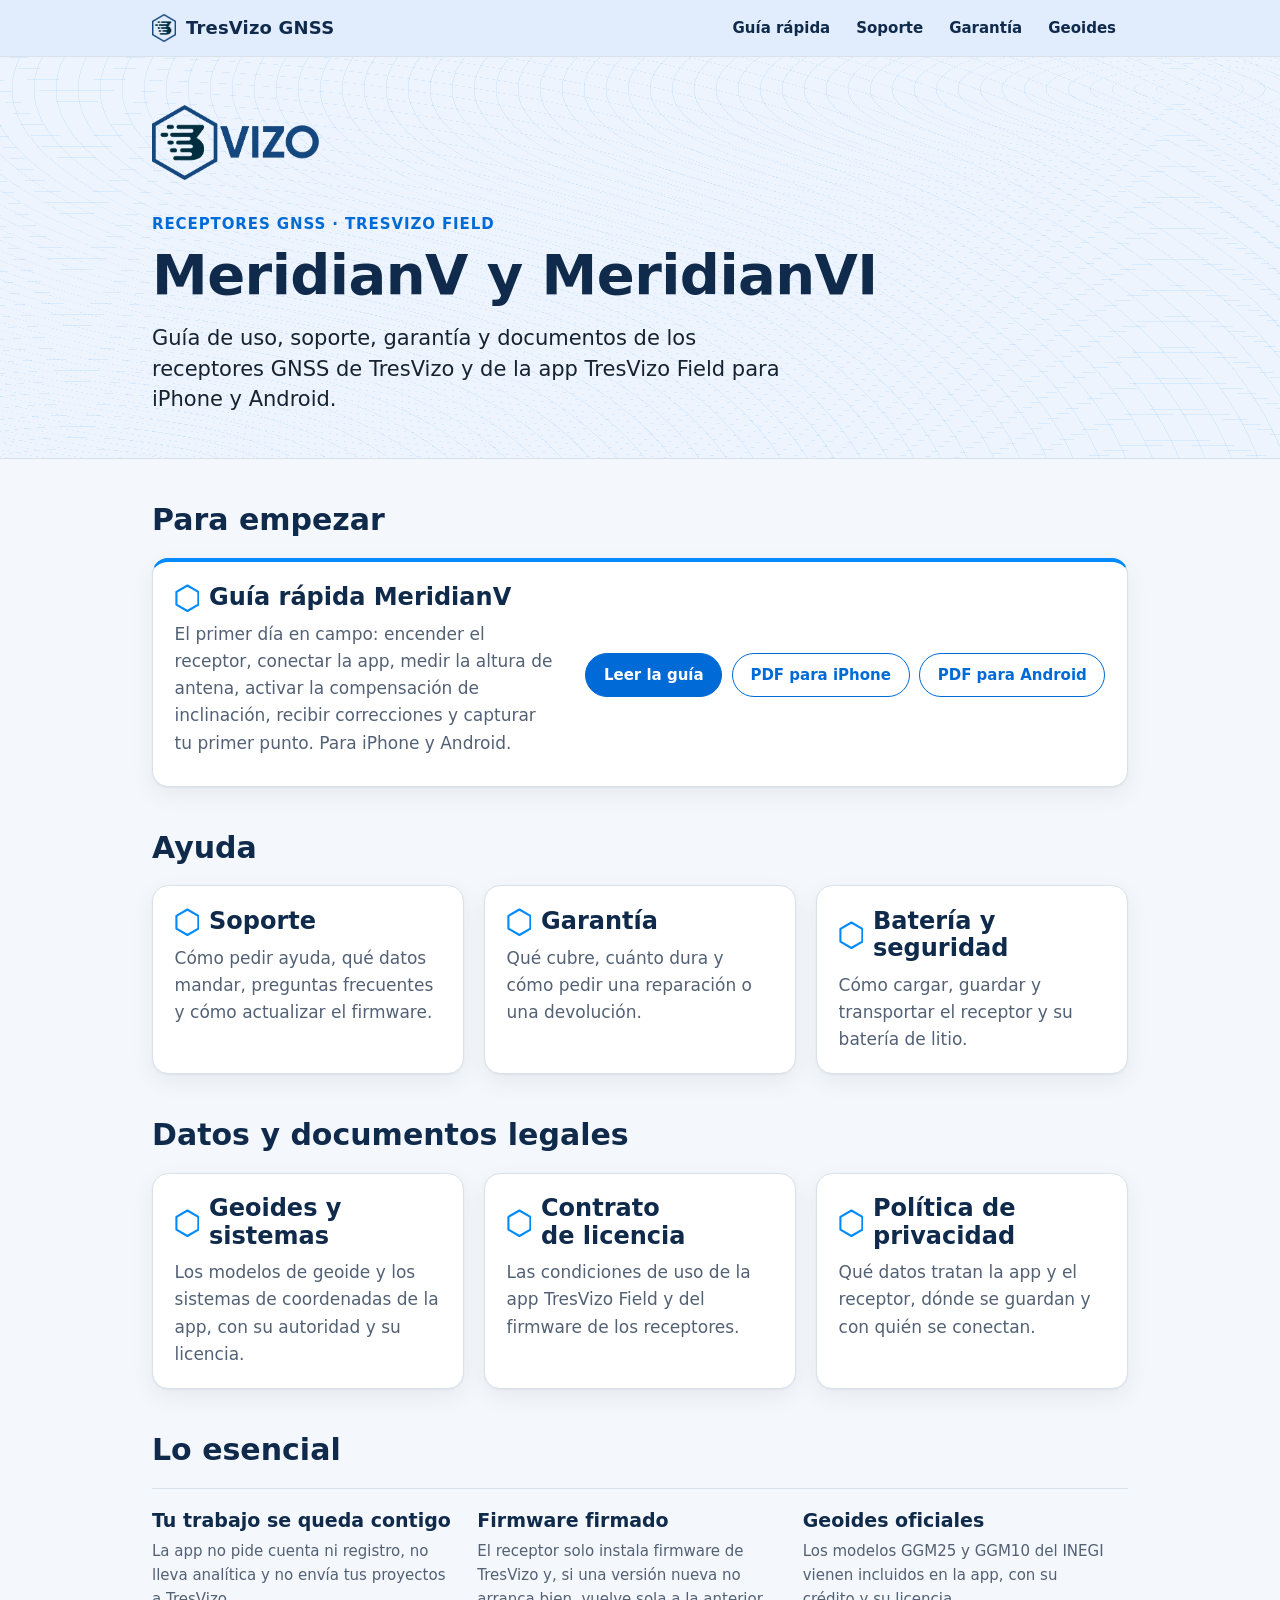
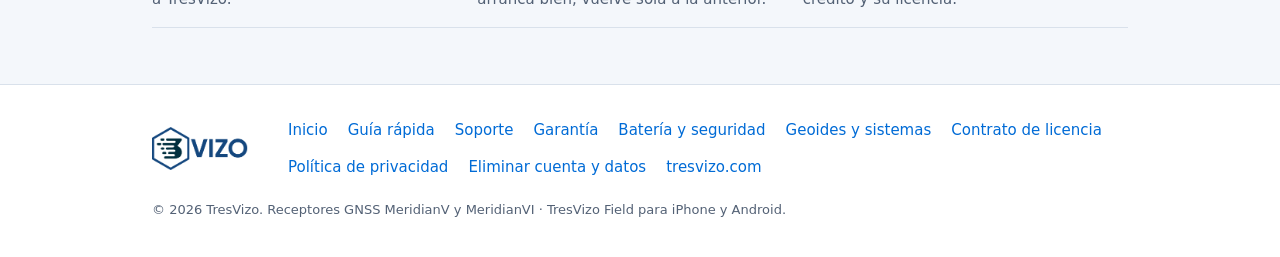
<file: docs/index.html>
<!doctype html>
<html lang="es-MX">
<head>
<meta charset="utf-8">
<meta name="viewport" content="width=device-width, initial-scale=1">
<title>TresVizo GNSS</title>
<meta name="description" content="Guía rápida, soporte, garantía, documentos legales y geoides de los receptores GNSS MeridianV y MeridianVI y de la app TresVizo Field para iPhone y Android.">
<link rel="icon" type="image/png" href="assets/img/tresvizo-marca.png">
<link rel="stylesheet" href="assets/sitio.css">
</head>
<body>
<a class="skip" href="#contenido">Saltar al contenido</a>
<header class="topbar">
  <div class="wrap topbar-in">
    <a class="brand" href="./"><img src="./assets/img/tresvizo-marca.png" alt="" width="385" height="444"><span>TresVizo GNSS</span></a>
    <nav class="topnav" aria-label="Sitio">
      <a href="./guia/">Guía rápida</a>
      <a href="./soporte/">Soporte</a>
      <a href="./garantia/">Garantía</a>
      <a href="./geoides/">Geoides</a>
    </nav>
  </div>
</header>

<main id="contenido">
  <div class="hero">
    <div class="wrap">
      <img class="logo" src="assets/img/tresvizo-logo.png" alt="TresVizo" width="990" height="444">
      <p class="eyebrow">Receptores GNSS · TresVizo Field</p>
      <h1>MeridianV y MeridianVI</h1>
      <p class="lede">Guía de uso, soporte, garantía y documentos de los receptores GNSS de TresVizo y de la app TresVizo Field para iPhone y Android.</p>
    </div>
  </div>

  <div class="wrap">
    <section class="section" aria-labelledby="h-empezar">
      <h2 id="h-empezar">Para empezar</h2>
      <div class="cards">
        <article class="card lead">
          <h3><svg class="hex" viewBox="0 0 28 32" aria-hidden="true"><path d="M14 1.6 26.4 8.8v14.4L14 30.4 1.6 23.2V8.8Z"/></svg><a href="guia/">Guía rápida MeridianV</a></h3>
          <p>El primer día en campo: encender el receptor, conectar la app, medir la altura de antena, activar la compensación de inclinación, recibir correcciones y capturar tu primer punto. Para iPhone y Android.</p>
          <div class="card-actions">
            <a class="btn primary" href="guia/">Leer la guía</a>
            <a class="btn" href="guia/guia-meridianv-iphone.pdf" download>PDF para iPhone</a>
            <a class="btn" href="guia/guia-meridianv-android.pdf" download>PDF para Android</a>
          </div>
        </article>
      </div>
    </section>

    <section class="section" aria-labelledby="h-ayuda">
      <h2 id="h-ayuda">Ayuda</h2>
      <div class="cards">
        <article class="card">
          <h3><svg class="hex" viewBox="0 0 28 32" aria-hidden="true"><path d="M14 1.6 26.4 8.8v14.4L14 30.4 1.6 23.2V8.8Z"/></svg><a href="soporte/">Soporte</a></h3>
          <p>Cómo pedir ayuda, qué datos mandar, preguntas frecuentes y cómo actualizar el firmware.</p>
        </article>
        <article class="card">
          <h3><svg class="hex" viewBox="0 0 28 32" aria-hidden="true"><path d="M14 1.6 26.4 8.8v14.4L14 30.4 1.6 23.2V8.8Z"/></svg><a href="garantia/">Garantía</a></h3>
          <p>Qué cubre, cuánto dura y cómo pedir una reparación o una devolución.</p>
        </article>
        <article class="card">
          <h3><svg class="hex" viewBox="0 0 28 32" aria-hidden="true"><path d="M14 1.6 26.4 8.8v14.4L14 30.4 1.6 23.2V8.8Z"/></svg><a href="seguridad/">Batería y seguridad</a></h3>
          <p>Cómo cargar, guardar y transportar el receptor y su batería de litio.</p>
        </article>
      </div>
    </section>

    <section class="section" aria-labelledby="h-datos">
      <h2 id="h-datos">Datos y documentos legales</h2>
      <div class="cards">
        <article class="card">
          <h3><svg class="hex" viewBox="0 0 28 32" aria-hidden="true"><path d="M14 1.6 26.4 8.8v14.4L14 30.4 1.6 23.2V8.8Z"/></svg><a href="geoides/">Geoides y sistemas</a></h3>
          <p>Los modelos de geoide y los sistemas de coordenadas de la app, con su autoridad y su licencia.</p>
        </article>
        <article class="card">
          <h3><svg class="hex" viewBox="0 0 28 32" aria-hidden="true"><path d="M14 1.6 26.4 8.8v14.4L14 30.4 1.6 23.2V8.8Z"/></svg><a href="licencia/">Contrato de licencia</a></h3>
          <p>Las condiciones de uso de la app TresVizo Field y del firmware de los receptores.</p>
        </article>
        <article class="card">
          <h3><svg class="hex" viewBox="0 0 28 32" aria-hidden="true"><path d="M14 1.6 26.4 8.8v14.4L14 30.4 1.6 23.2V8.8Z"/></svg><a href="privacidad/">Política de privacidad</a></h3>
          <p>Qué datos tratan la app y el receptor, dónde se guardan y con quién se conectan.</p>
        </article>
      </div>
    </section>

    <section class="section" aria-labelledby="h-esencial">
      <h2 id="h-esencial">Lo esencial</h2>
      <dl class="facts">
        <div><dt>Tu trabajo se queda contigo</dt><dd>La app no pide cuenta ni registro, no lleva analítica y no envía tus proyectos a TresVizo.</dd></div>
        <div><dt>Firmware firmado</dt><dd>El receptor solo instala firmware de TresVizo y, si una versión nueva no arranca bien, vuelve sola a la anterior.</dd></div>
        <div><dt>Geoides oficiales</dt><dd>Los modelos GGM25 y GGM10 del INEGI vienen incluidos en la app, con su crédito y su licencia.</dd></div>
      </dl>
    </section>
  </div>
</main>

<footer class="foot">
  <div class="wrap foot-in">
    <img src="./assets/img/tresvizo-logo.png" alt="TresVizo" width="990" height="444">
    <nav aria-label="Documentos">
      <a href="./" aria-current="page">Inicio</a>
      <a href="./guia/">Guía rápida</a>
      <a href="./soporte/">Soporte</a>
      <a href="./garantia/">Garantía</a>
      <a href="./seguridad/">Batería y seguridad</a>
      <a href="./geoides/">Geoides y sistemas</a>
      <a href="./licencia/">Contrato de licencia</a>
      <a href="./privacidad/">Política de privacidad</a>
      <a href="./eliminar-cuenta/">Eliminar cuenta y datos</a>
      <a href="https://www.tresvizo.com/">tresvizo.com</a>
    </nav>
    <p class="fine">© 2026 TresVizo. Receptores GNSS MeridianV y MeridianVI · TresVizo Field para iPhone y Android.</p>
  </div>
</footer>
</body>
</html>
</file>
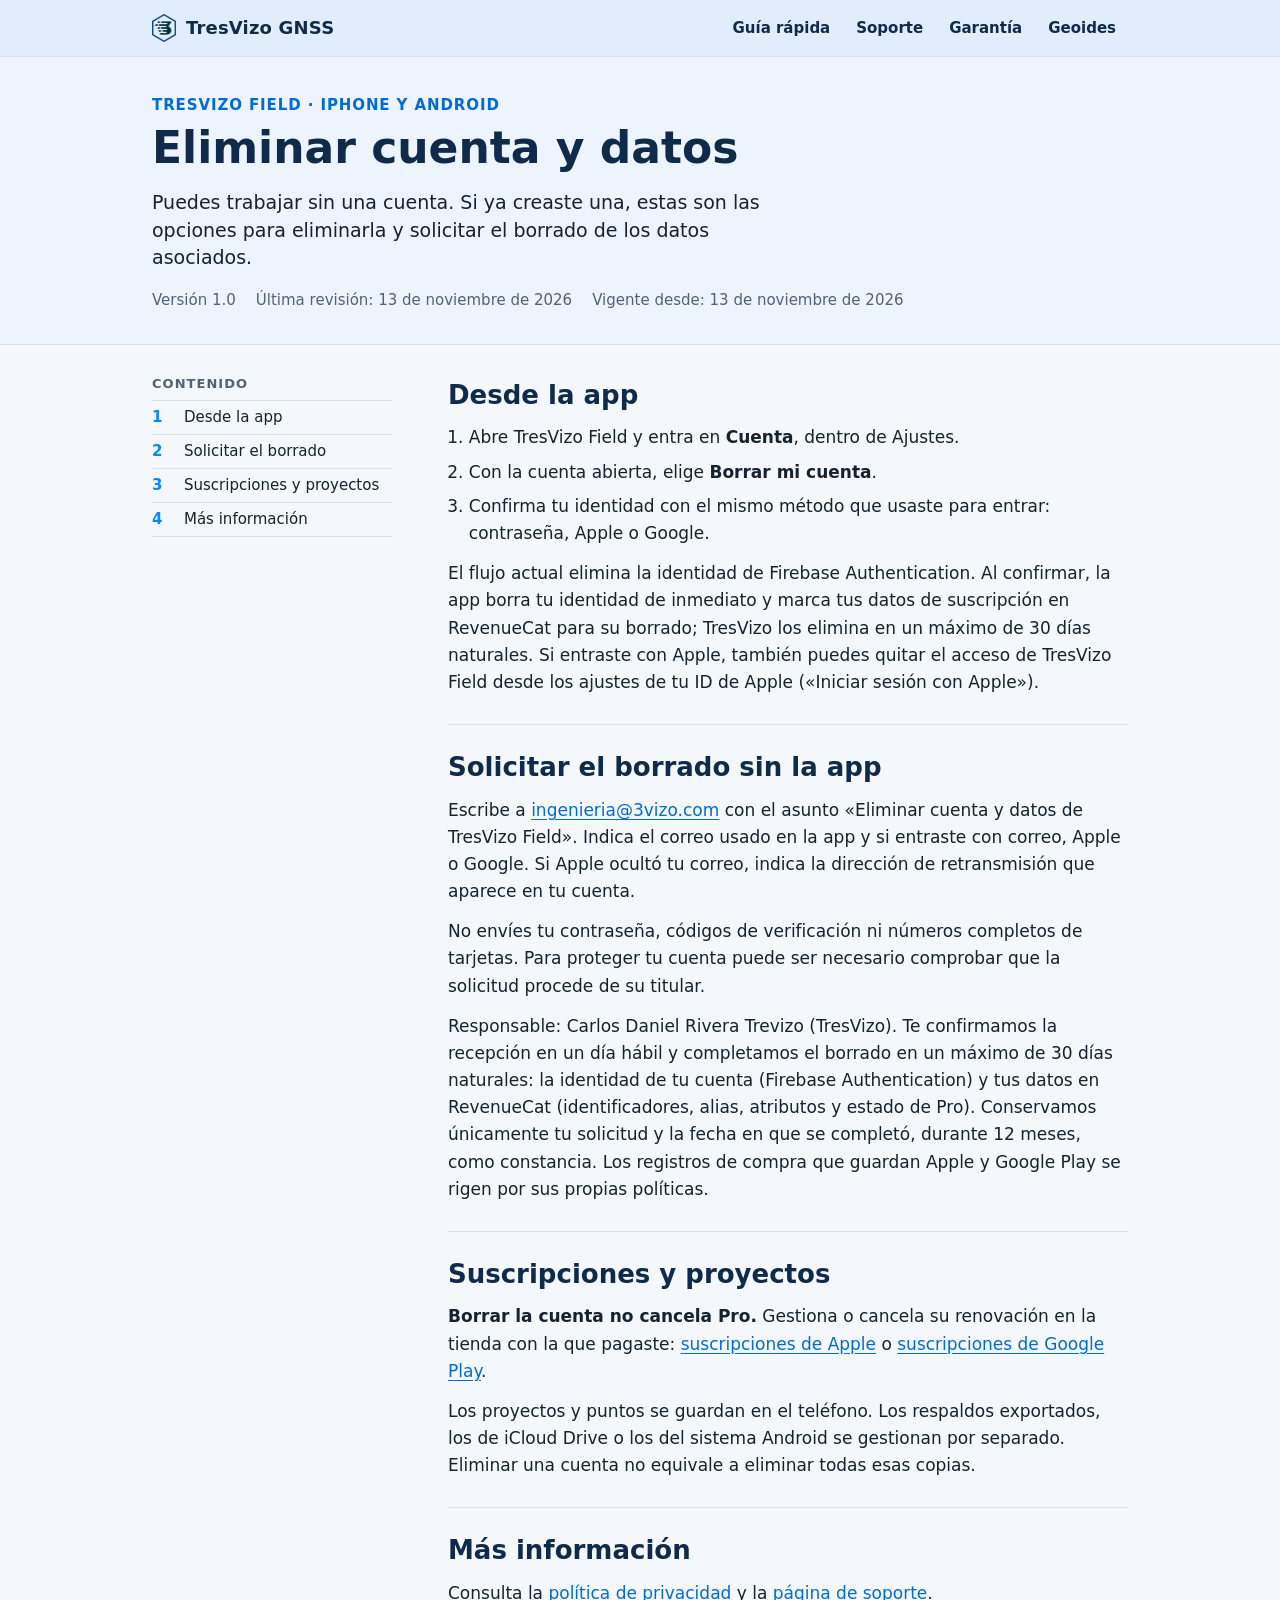
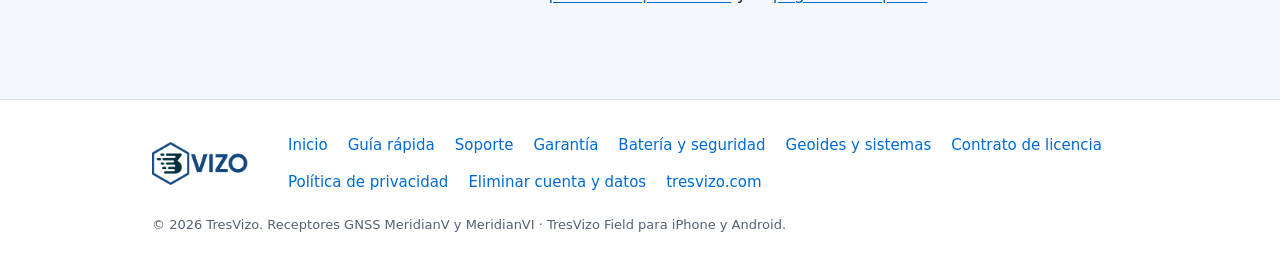
<file: docs/eliminar-cuenta/index.html>
<!doctype html>
<html lang="es-MX"><head><meta charset="utf-8"><meta name="viewport" content="width=device-width, initial-scale=1">
<title>Eliminar cuenta y datos · TresVizo Field</title>
<meta name="description" content="Cómo borrar la cuenta de TresVizo Field y solicitar la eliminación de los datos asociados.">
<link rel="icon" type="image/png" href="../assets/img/tresvizo-marca.png"><link rel="stylesheet" href="../assets/sitio.css"></head>
<body><a class="skip" href="#contenido">Saltar al contenido</a><header class="topbar">
  <div class="wrap topbar-in">
    <a class="brand" href="../"><img src="../assets/img/tresvizo-marca.png" alt="" width="385" height="444"><span>TresVizo GNSS</span></a>
    <nav class="topnav" aria-label="Sitio">
      <a href="../guia/">Guía rápida</a>
      <a href="../soporte/">Soporte</a>
      <a href="../garantia/">Garantía</a>
      <a href="../geoides/">Geoides</a>
    </nav>
  </div>
</header>
<main id="contenido"><div class="doc-head"><div class="wrap"><p class="eyebrow">TresVizo Field · iPhone y Android</p>
<h1>Eliminar cuenta y datos</h1><p class="lede">Puedes trabajar sin una cuenta. Si ya creaste una, estas son las opciones para eliminarla y solicitar el borrado de los datos asociados.</p>
<p class="doc-meta"><span>Versión 1.0</span><span>Última revisión: 13 de noviembre de 2026</span><span>Vigente desde: 13 de noviembre de 2026</span></p></div></div>
<div class="wrap doc"><nav class="doc-toc" aria-label="Contenido"><h2>Contenido</h2><ol><li><a href="#app">Desde la app</a></li><li><a href="#solicitud">Solicitar el borrado</a></li><li><a href="#suscripciones">Suscripciones y proyectos</a></li><li><a href="#informacion">Más información</a></li></ol></nav><div class="doc-body">
<section id="app"><h2>Desde la app</h2><ol><li>Abre TresVizo Field y entra en <strong>Cuenta</strong>, dentro de Ajustes.</li><li>Con la cuenta abierta, elige <strong>Borrar mi cuenta</strong>.</li><li>Confirma tu identidad con el mismo método que usaste para entrar: contraseña, Apple o Google.</li></ol><p>El flujo actual elimina la identidad de Firebase Authentication. Al confirmar, la app borra tu identidad de inmediato y marca tus datos de suscripción en RevenueCat para su borrado; TresVizo los elimina en un máximo de 30 días naturales. Si entraste con Apple, también puedes quitar el acceso de TresVizo Field desde los ajustes de tu ID de Apple («Iniciar sesión con Apple»).</p></section>
<section id="solicitud"><h2>Solicitar el borrado sin la app</h2><p>Escribe a <a href="mailto:ingenieria@3vizo.com?subject=Eliminar%20cuenta%20y%20datos%20de%20TresVizo%20Field">ingenieria@3vizo.com</a> con el asunto «Eliminar cuenta y datos de TresVizo Field». Indica el correo usado en la app y si entraste con correo, Apple o Google. Si Apple ocultó tu correo, indica la dirección de retransmisión que aparece en tu cuenta.</p><p>No envíes tu contraseña, códigos de verificación ni números completos de tarjetas. Para proteger tu cuenta puede ser necesario comprobar que la solicitud procede de su titular.</p><p>Responsable: Carlos Daniel Rivera Trevizo (TresVizo). Te confirmamos la recepción en un día hábil y completamos el borrado en un máximo de 30 días naturales: la identidad de tu cuenta (Firebase Authentication) y tus datos en RevenueCat (identificadores, alias, atributos y estado de Pro). Conservamos únicamente tu solicitud y la fecha en que se completó, durante 12 meses, como constancia. Los registros de compra que guardan Apple y Google Play se rigen por sus propias políticas.</p></section>
<section id="suscripciones"><h2>Suscripciones y proyectos</h2><p><strong>Borrar la cuenta no cancela Pro.</strong> Gestiona o cancela su renovación en la tienda con la que pagaste: <a href="https://support.apple.com/118428">suscripciones de Apple</a> o <a href="https://support.google.com/googleplay/answer/7018481">suscripciones de Google Play</a>.</p><p>Los proyectos y puntos se guardan en el teléfono. Los respaldos exportados, los de iCloud Drive o los del sistema Android se gestionan por separado. Eliminar una cuenta no equivale a eliminar todas esas copias.</p></section>
<section id="informacion"><h2>Más información</h2><p>Consulta la <a href="../privacidad/">política de privacidad</a> y la <a href="../soporte/">página de soporte</a>.</p></section>
</div></div></main><footer class="foot">
  <div class="wrap foot-in">
    <img src="../assets/img/tresvizo-logo.png" alt="TresVizo" width="990" height="444">
    <nav aria-label="Documentos">
      <a href="../">Inicio</a>
      <a href="../guia/">Guía rápida</a>
      <a href="../soporte/">Soporte</a>
      <a href="../garantia/">Garantía</a>
      <a href="../seguridad/">Batería y seguridad</a>
      <a href="../geoides/">Geoides y sistemas</a>
      <a href="../licencia/">Contrato de licencia</a>
      <a href="../privacidad/">Política de privacidad</a>
      <a href="../eliminar-cuenta/" aria-current="page">Eliminar cuenta y datos</a>
      <a href="https://www.tresvizo.com/">tresvizo.com</a>
    </nav>
    <p class="fine">© 2026 TresVizo. Receptores GNSS MeridianV y MeridianVI · TresVizo Field para iPhone y Android.</p>
  </div>
</footer></body></html>
</file>
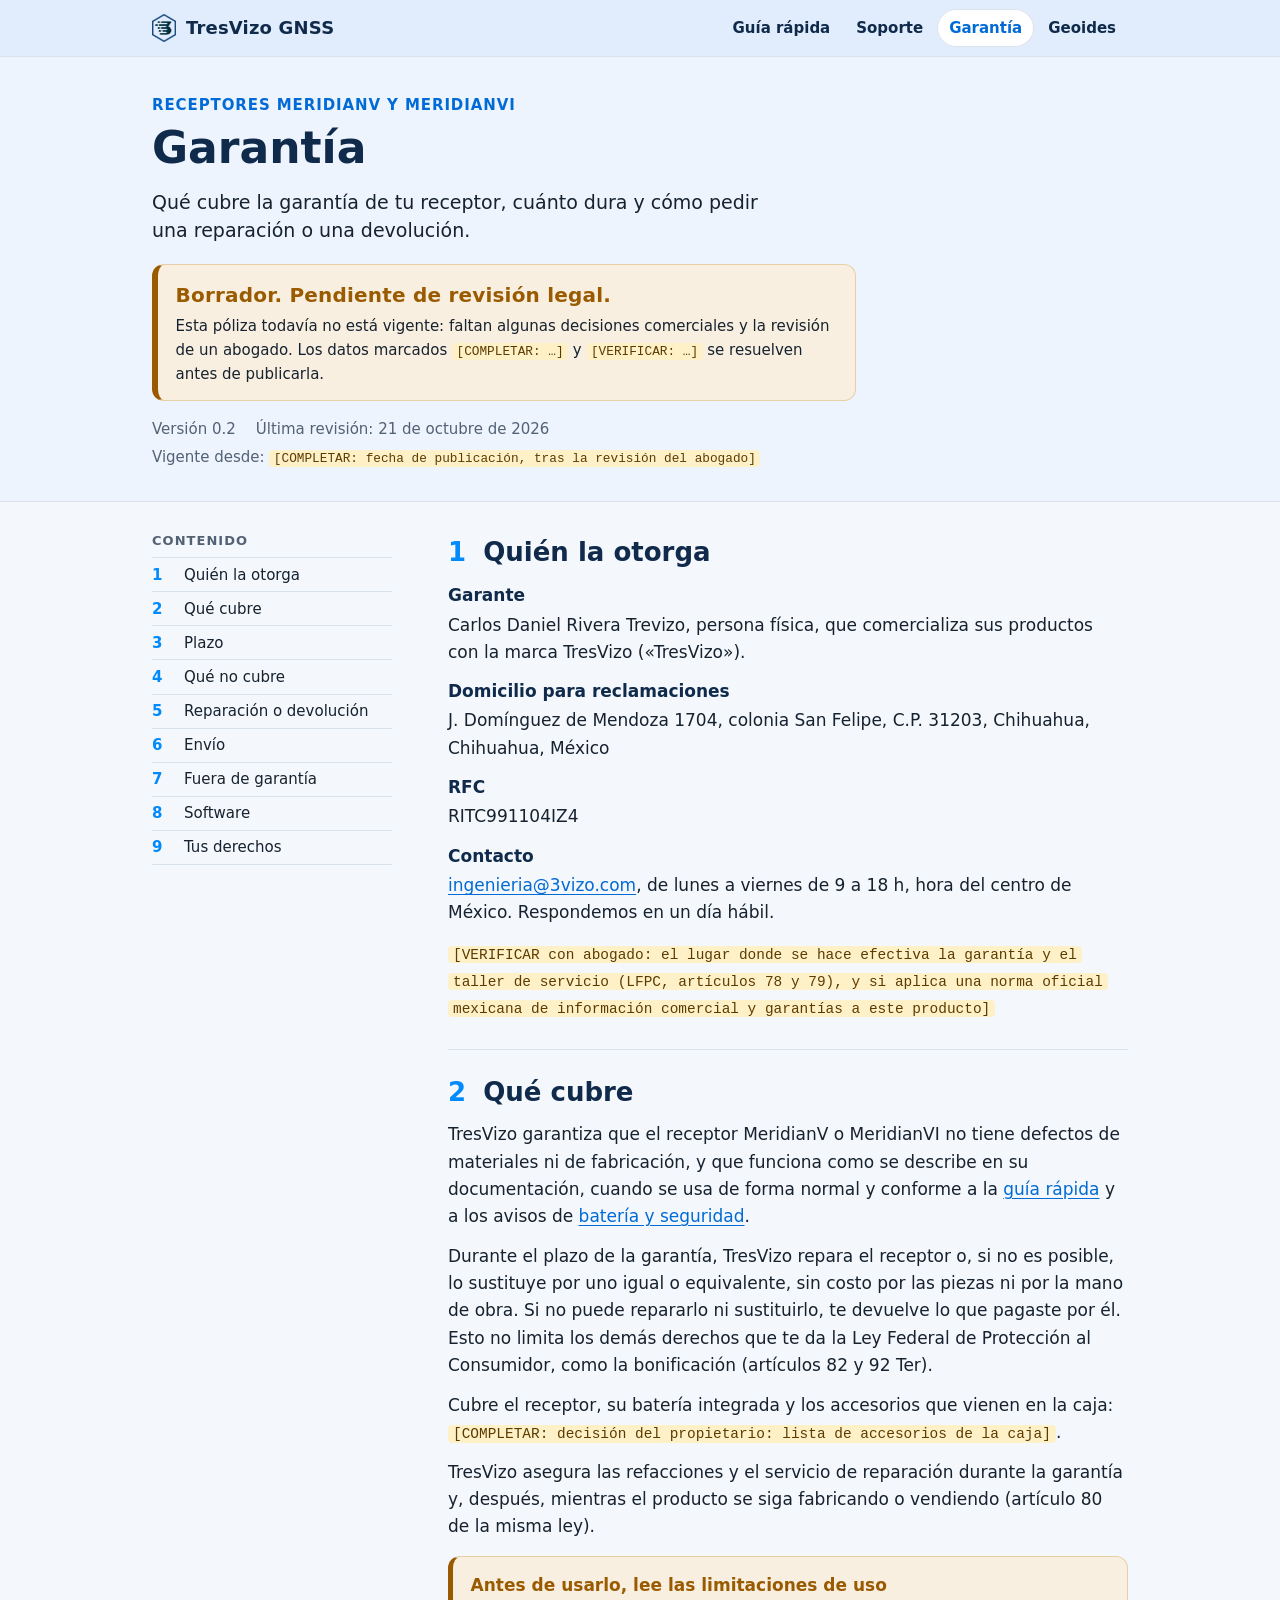
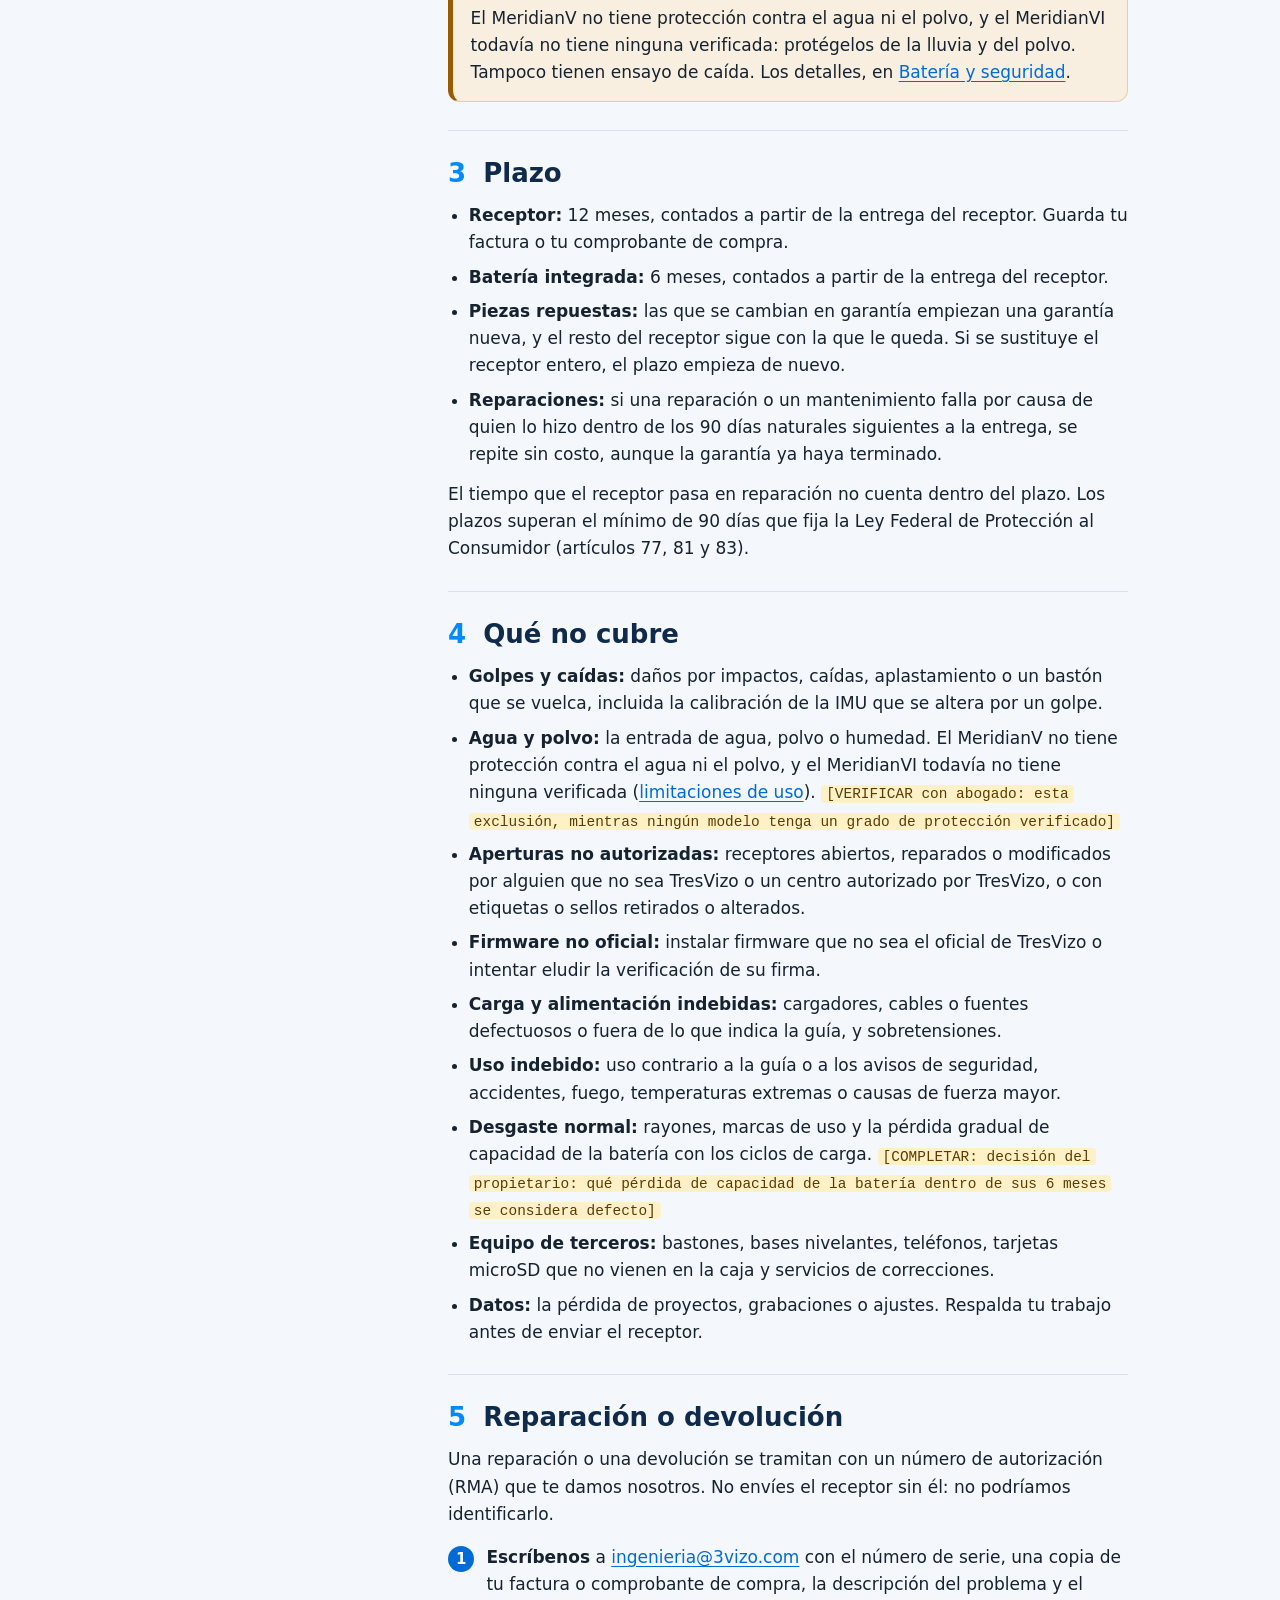
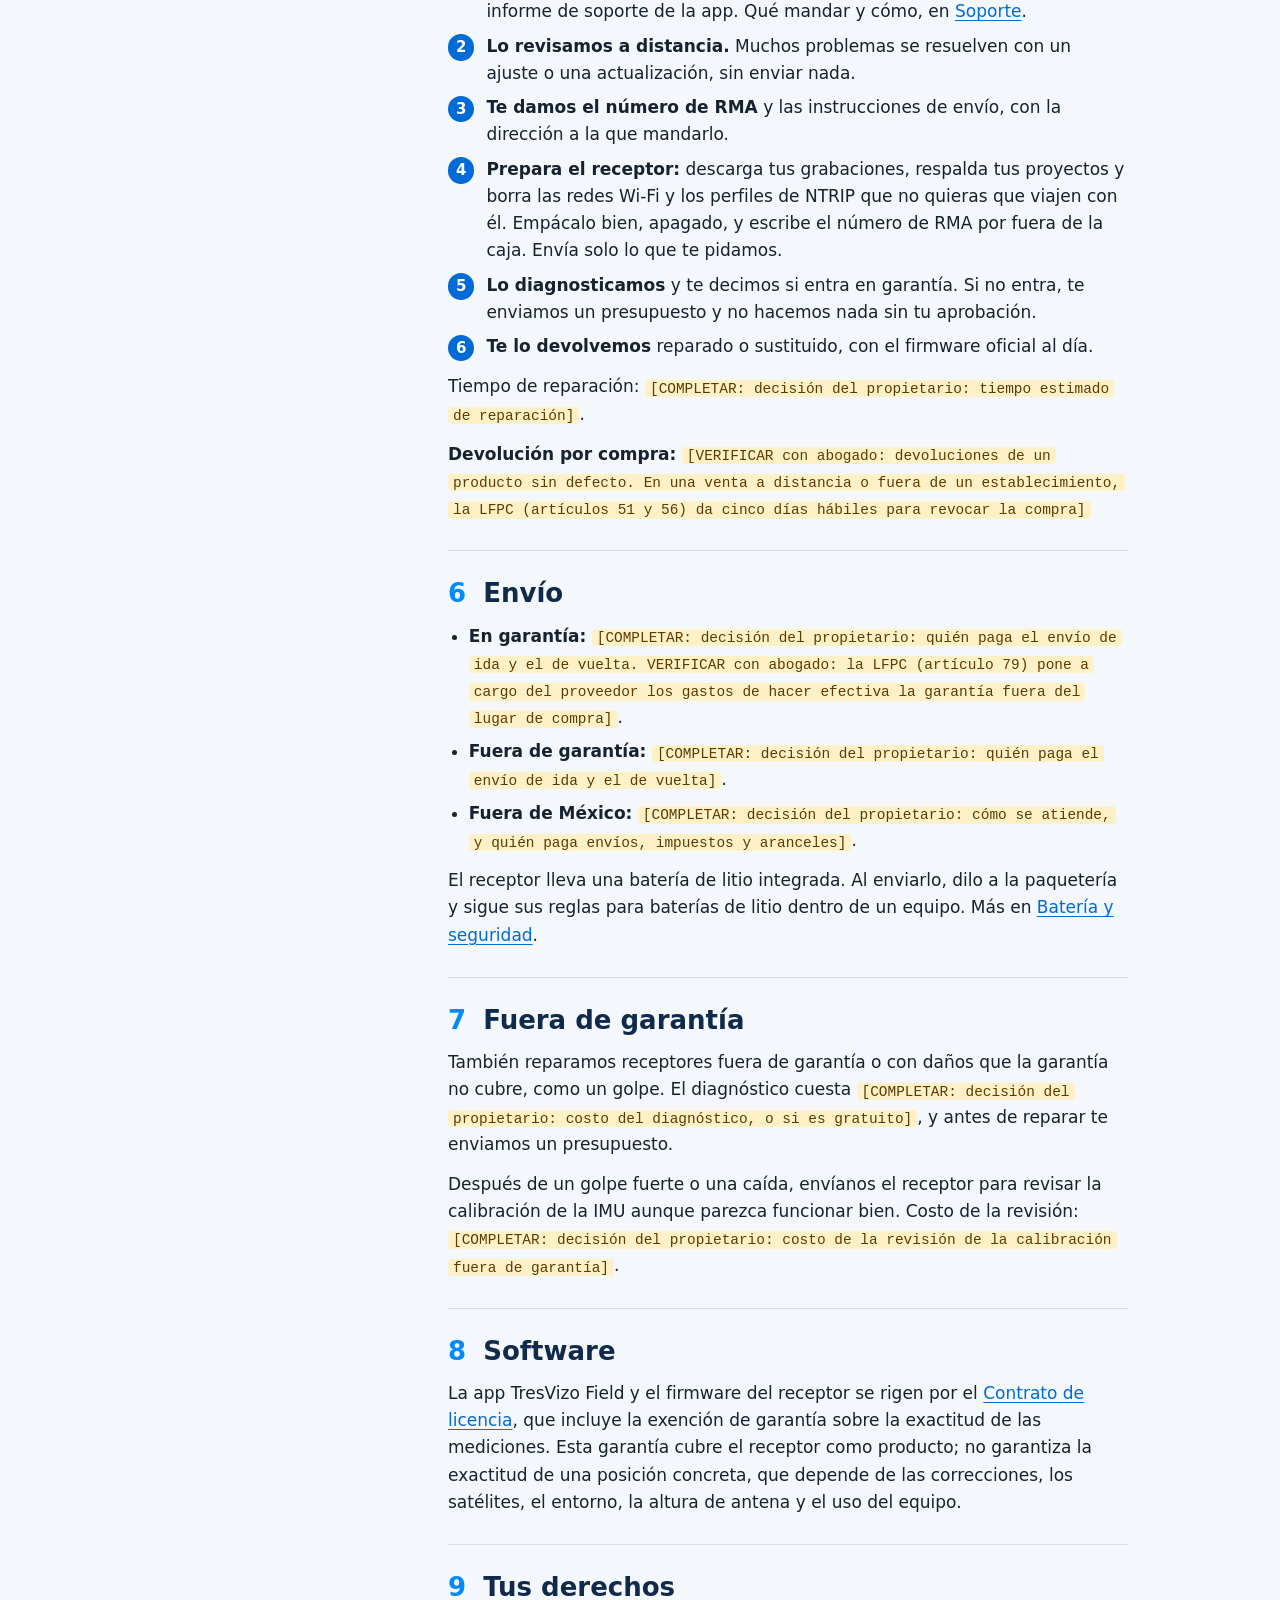
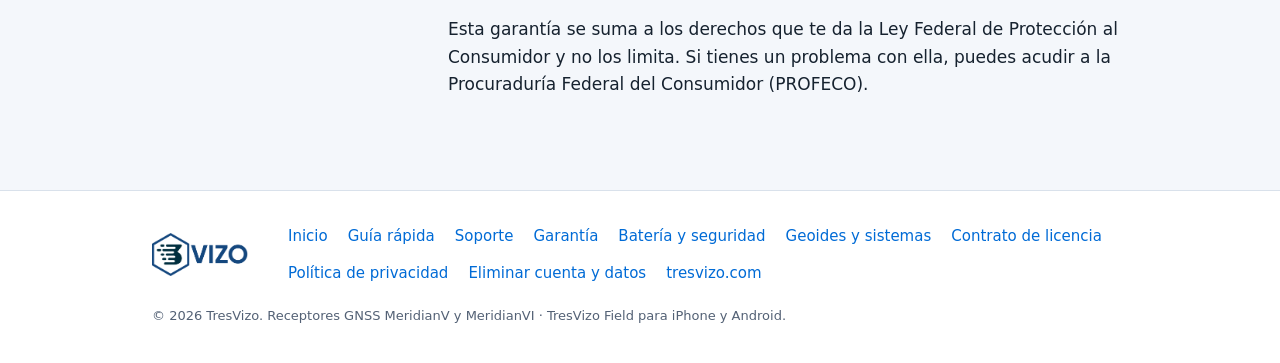
<file: docs/garantia/index.html>
<!doctype html>
<html lang="es-MX">
<head>
<meta charset="utf-8">
<meta name="viewport" content="width=device-width, initial-scale=1">
<title>Garantía · TresVizo</title>
<meta name="description" content="Garantía de los receptores GNSS MeridianV y MeridianVI: qué cubre, plazo, exclusiones y cómo pedir una reparación o devolución.">
<link rel="icon" type="image/png" href="../assets/img/tresvizo-marca.png">
<link rel="stylesheet" href="../assets/sitio.css">
</head>
<body>
<a class="skip" href="#contenido">Saltar al contenido</a>
<header class="topbar">
  <div class="wrap topbar-in">
    <a class="brand" href="../"><img src="../assets/img/tresvizo-marca.png" alt="" width="385" height="444"><span>TresVizo GNSS</span></a>
    <nav class="topnav" aria-label="Sitio">
      <a href="../guia/">Guía rápida</a>
      <a href="../soporte/">Soporte</a>
      <a href="../garantia/" aria-current="page">Garantía</a>
      <a href="../geoides/">Geoides</a>
    </nav>
  </div>
</header>

<main id="contenido">
  <div class="doc-head">
    <div class="wrap">
      <p class="eyebrow">Receptores MeridianV y MeridianVI</p>
      <h1>Garantía</h1>
      <p class="lede">Qué cubre la garantía de tu receptor, cuánto dura y cómo pedir una reparación o una devolución.</p>
      <div class="draft" role="note">
        <strong>Borrador. Pendiente de revisión legal.</strong>
        <p>Esta póliza todavía no está vigente: faltan algunas decisiones comerciales y la revisión de un abogado. Los datos marcados <mark class="todo">[COMPLETAR: …]</mark> y <mark class="todo">[VERIFICAR: …]</mark> se resuelven antes de publicarla.</p>
      </div>
      <p class="doc-meta"><span>Versión 0.2</span><span>Última revisión: 21 de octubre de 2026</span><span>Vigente desde: <mark class="todo">[COMPLETAR: fecha de publicación, tras la revisión del abogado]</mark></span></p>
    </div>
  </div>

  <div class="wrap doc">
    <nav class="doc-toc" aria-labelledby="toc-t">
      <h2 id="toc-t">Contenido</h2>
      <ol>
        <li><a href="#garante">Quién la otorga</a></li>
        <li><a href="#cobertura">Qué cubre</a></li>
        <li><a href="#plazo">Plazo</a></li>
        <li><a href="#exclusiones">Qué no cubre</a></li>
        <li><a href="#rma">Reparación o devolución</a></li>
        <li><a href="#envio">Envío</a></li>
        <li><a href="#fuera">Fuera de garantía</a></li>
        <li><a href="#software">Software</a></li>
        <li><a href="#derechos">Tus derechos</a></li>
      </ol>
    </nav>

    <div class="doc-body">
      <section id="garante" aria-labelledby="h-garante">
        <h2 id="h-garante"><span class="n">1</span>Quién la otorga</h2>
        <dl>
          <div><dt>Garante</dt><dd>Carlos Daniel Rivera Trevizo, persona física, que comercializa sus productos con la marca TresVizo («TresVizo»).</dd></div>
          <div><dt>Domicilio para reclamaciones</dt><dd>J. Domínguez de Mendoza 1704, colonia San Felipe, C.P. 31203, Chihuahua, Chihuahua, México</dd></div>
          <div><dt>RFC</dt><dd>RITC991104IZ4</dd></div>
          <div><dt>Contacto</dt><dd><a href="mailto:ingenieria@3vizo.com">ingenieria@3vizo.com</a>, de lunes a viernes de 9 a 18&nbsp;h, hora del centro de México. Respondemos en un día hábil.</dd></div>
        </dl>
        <p><mark class="todo">[VERIFICAR con abogado: el lugar donde se hace efectiva la garantía y el taller de servicio (LFPC, artículos 78 y 79), y si aplica una norma oficial mexicana de información comercial y garantías a este producto]</mark></p>
      </section>

      <section id="cobertura" aria-labelledby="h-cobertura">
        <h2 id="h-cobertura"><span class="n">2</span>Qué cubre</h2>
        <p>TresVizo garantiza que el receptor MeridianV o MeridianVI no tiene defectos de materiales ni de fabricación, y que funciona como se describe en su documentación, cuando se usa de forma normal y conforme a la <a href="../guia/">guía rápida</a> y a los avisos de <a href="../seguridad/">batería y seguridad</a>.</p>
        <p>Durante el plazo de la garantía, TresVizo repara el receptor o, si no es posible, lo sustituye por uno igual o equivalente, sin costo por las piezas ni por la mano de obra. Si no puede repararlo ni sustituirlo, te devuelve lo que pagaste por él. Esto no limita los demás derechos que te da la Ley Federal de Protección al Consumidor, como la bonificación (artículos 82 y 92 Ter).</p>
        <p>Cubre el receptor, su batería integrada y los accesorios que vienen en la caja: <mark class="todo">[COMPLETAR: decisión del propietario: lista de accesorios de la caja]</mark>.</p>
        <p>TresVizo asegura las refacciones y el servicio de reparación durante la garantía y, después, mientras el producto se siga fabricando o vendiendo (artículo 80 de la misma ley).</p>
        <div class="callout warn" style="margin-top:1rem">
          <p class="t">Antes de usarlo, lee las limitaciones de uso</p>
          <p>El MeridianV no tiene protección contra el agua ni el polvo, y el MeridianVI todavía no tiene ninguna verificada: protégelos de la lluvia y del polvo. Tampoco tienen ensayo de caída. Los detalles, en <a href="../seguridad/#limitaciones">Batería y seguridad</a>.</p>
        </div>
      </section>

      <section id="plazo" aria-labelledby="h-plazo">
        <h2 id="h-plazo"><span class="n">3</span>Plazo</h2>
        <ul>
          <li><strong>Receptor:</strong> 12 meses, contados a partir de la entrega del receptor. Guarda tu factura o tu comprobante de compra.</li>
          <li><strong>Batería integrada:</strong> 6 meses, contados a partir de la entrega del receptor.</li>
          <li><strong>Piezas repuestas:</strong> las que se cambian en garantía empiezan una garantía nueva, y el resto del receptor sigue con la que le queda. Si se sustituye el receptor entero, el plazo empieza de nuevo.</li>
          <li><strong>Reparaciones:</strong> si una reparación o un mantenimiento falla por causa de quien lo hizo dentro de los 90 días naturales siguientes a la entrega, se repite sin costo, aunque la garantía ya haya terminado.</li>
        </ul>
        <p>El tiempo que el receptor pasa en reparación no cuenta dentro del plazo. Los plazos superan el mínimo de 90 días que fija la Ley Federal de Protección al Consumidor (artículos 77, 81 y 83).</p>
      </section>

      <section id="exclusiones" aria-labelledby="h-exclusiones">
        <h2 id="h-exclusiones"><span class="n">4</span>Qué no cubre</h2>
        <ul>
          <li><strong>Golpes y caídas:</strong> daños por impactos, caídas, aplastamiento o un bastón que se vuelca, incluida la calibración de la IMU que se altera por un golpe.</li>
          <li><strong>Agua y polvo:</strong> la entrada de agua, polvo o humedad. El MeridianV no tiene protección contra el agua ni el polvo, y el MeridianVI todavía no tiene ninguna verificada (<a href="../seguridad/#limitaciones">limitaciones de uso</a>). <mark class="todo">[VERIFICAR con abogado: esta exclusión, mientras ningún modelo tenga un grado de protección verificado]</mark></li>
          <li><strong>Aperturas no autorizadas:</strong> receptores abiertos, reparados o modificados por alguien que no sea TresVizo o un centro autorizado por TresVizo, o con etiquetas o sellos retirados o alterados.</li>
          <li><strong>Firmware no oficial:</strong> instalar firmware que no sea el oficial de TresVizo o intentar eludir la verificación de su firma.</li>
          <li><strong>Carga y alimentación indebidas:</strong> cargadores, cables o fuentes defectuosos o fuera de lo que indica la guía, y sobretensiones.</li>
          <li><strong>Uso indebido:</strong> uso contrario a la guía o a los avisos de seguridad, accidentes, fuego, temperaturas extremas o causas de fuerza mayor.</li>
          <li><strong>Desgaste normal:</strong> rayones, marcas de uso y la pérdida gradual de capacidad de la batería con los ciclos de carga. <mark class="todo">[COMPLETAR: decisión del propietario: qué pérdida de capacidad de la batería dentro de sus 6 meses se considera defecto]</mark></li>
          <li><strong>Equipo de terceros:</strong> bastones, bases nivelantes, teléfonos, tarjetas microSD que no vienen en la caja y servicios de correcciones.</li>
          <li><strong>Datos:</strong> la pérdida de proyectos, grabaciones o ajustes. Respalda tu trabajo antes de enviar el receptor.</li>
        </ul>
      </section>

      <section id="rma" aria-labelledby="h-rma">
        <h2 id="h-rma"><span class="n">5</span>Reparación o devolución</h2>
        <p>Una reparación o una devolución se tramitan con un número de autorización (RMA) que te damos nosotros. No envíes el receptor sin él: no podríamos identificarlo.</p>
        <ol class="steps" style="margin-top:1rem">
          <li><strong>Escríbenos</strong> a <a href="mailto:ingenieria@3vizo.com">ingenieria@3vizo.com</a> con el número de serie, una copia de tu factura o comprobante de compra, la descripción del problema y el informe de soporte de la app. Qué mandar y cómo, en <a href="../soporte/#datos">Soporte</a>.</li>
          <li><strong>Lo revisamos a distancia.</strong> Muchos problemas se resuelven con un ajuste o una actualización, sin enviar nada.</li>
          <li><strong>Te damos el número de RMA</strong> y las instrucciones de envío, con la dirección a la que mandarlo.</li>
          <li><strong>Prepara el receptor:</strong> descarga tus grabaciones, respalda tus proyectos y borra las redes Wi-Fi y los perfiles de NTRIP que no quieras que viajen con él. Empácalo bien, apagado, y escribe el número de RMA por fuera de la caja. Envía solo lo que te pidamos.</li>
          <li><strong>Lo diagnosticamos</strong> y te decimos si entra en garantía. Si no entra, te enviamos un presupuesto y no hacemos nada sin tu aprobación.</li>
          <li><strong>Te lo devolvemos</strong> reparado o sustituido, con el firmware oficial al día.</li>
        </ol>
        <p>Tiempo de reparación: <mark class="todo">[COMPLETAR: decisión del propietario: tiempo estimado de reparación]</mark>.</p>
        <p><strong>Devolución por compra:</strong> <mark class="todo">[VERIFICAR con abogado: devoluciones de un producto sin defecto. En una venta a distancia o fuera de un establecimiento, la LFPC (artículos 51 y 56) da cinco días hábiles para revocar la compra]</mark></p>
      </section>

      <section id="envio" aria-labelledby="h-envio">
        <h2 id="h-envio"><span class="n">6</span>Envío</h2>
        <ul>
          <li><strong>En garantía:</strong> <mark class="todo">[COMPLETAR: decisión del propietario: quién paga el envío de ida y el de vuelta. VERIFICAR con abogado: la LFPC (artículo 79) pone a cargo del proveedor los gastos de hacer efectiva la garantía fuera del lugar de compra]</mark>.</li>
          <li><strong>Fuera de garantía:</strong> <mark class="todo">[COMPLETAR: decisión del propietario: quién paga el envío de ida y el de vuelta]</mark>.</li>
          <li><strong>Fuera de México:</strong> <mark class="todo">[COMPLETAR: decisión del propietario: cómo se atiende, y quién paga envíos, impuestos y aranceles]</mark>.</li>
        </ul>
        <p>El receptor lleva una batería de litio integrada. Al enviarlo, dilo a la paquetería y sigue sus reglas para baterías de litio dentro de un equipo. Más en <a href="../seguridad/#transporte">Batería y seguridad</a>.</p>
      </section>

      <section id="fuera" aria-labelledby="h-fuera">
        <h2 id="h-fuera"><span class="n">7</span>Fuera de garantía</h2>
        <p>También reparamos receptores fuera de garantía o con daños que la garantía no cubre, como un golpe. El diagnóstico cuesta <mark class="todo">[COMPLETAR: decisión del propietario: costo del diagnóstico, o si es gratuito]</mark>, y antes de reparar te enviamos un presupuesto.</p>
        <p>Después de un golpe fuerte o una caída, envíanos el receptor para revisar la calibración de la IMU aunque parezca funcionar bien. Costo de la revisión: <mark class="todo">[COMPLETAR: decisión del propietario: costo de la revisión de la calibración fuera de garantía]</mark>.</p>
      </section>

      <section id="software" aria-labelledby="h-software">
        <h2 id="h-software"><span class="n">8</span>Software</h2>
        <p>La app TresVizo Field y el firmware del receptor se rigen por el <a href="../licencia/">Contrato de licencia</a>, que incluye la exención de garantía sobre la exactitud de las mediciones. Esta garantía cubre el receptor como producto; no garantiza la exactitud de una posición concreta, que depende de las correcciones, los satélites, el entorno, la altura de antena y el uso del equipo.</p>
      </section>

      <section id="derechos" aria-labelledby="h-derechos">
        <h2 id="h-derechos"><span class="n">9</span>Tus derechos</h2>
        <p>Esta garantía se suma a los derechos que te da la Ley Federal de Protección al Consumidor y no los limita. Si tienes un problema con ella, puedes acudir a la Procuraduría Federal del Consumidor (PROFECO).</p>
      </section>
    </div>
  </div>
</main>

<footer class="foot">
  <div class="wrap foot-in">
    <img src="../assets/img/tresvizo-logo.png" alt="TresVizo" width="990" height="444">
    <nav aria-label="Documentos">
      <a href="../">Inicio</a>
      <a href="../guia/">Guía rápida</a>
      <a href="../soporte/">Soporte</a>
      <a href="../garantia/" aria-current="page">Garantía</a>
      <a href="../seguridad/">Batería y seguridad</a>
      <a href="../geoides/">Geoides y sistemas</a>
      <a href="../licencia/">Contrato de licencia</a>
      <a href="../privacidad/">Política de privacidad</a>
      <a href="../eliminar-cuenta/">Eliminar cuenta y datos</a>
      <a href="https://www.tresvizo.com/">tresvizo.com</a>
    </nav>
    <p class="fine">© 2026 TresVizo. Receptores GNSS MeridianV y MeridianVI · TresVizo Field para iPhone y Android.</p>
  </div>
</footer>
</body>
</html>
</file>
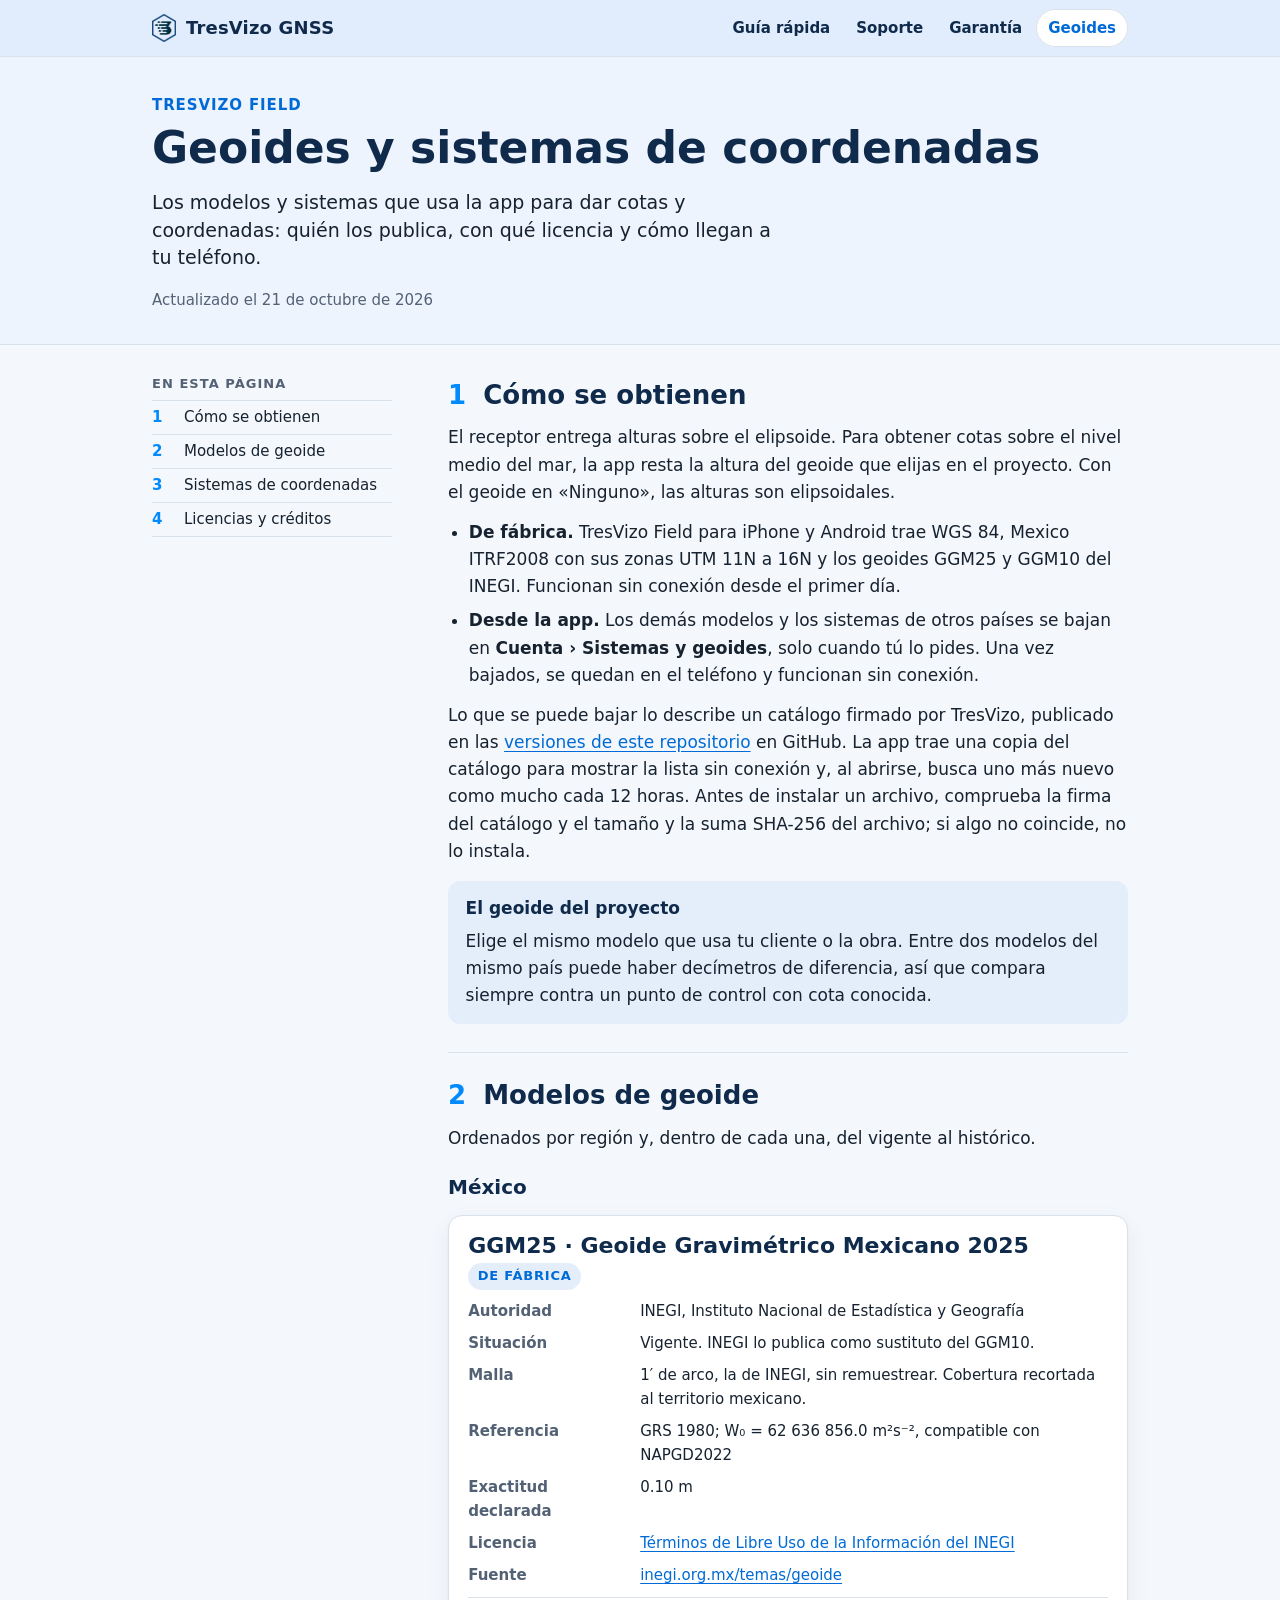
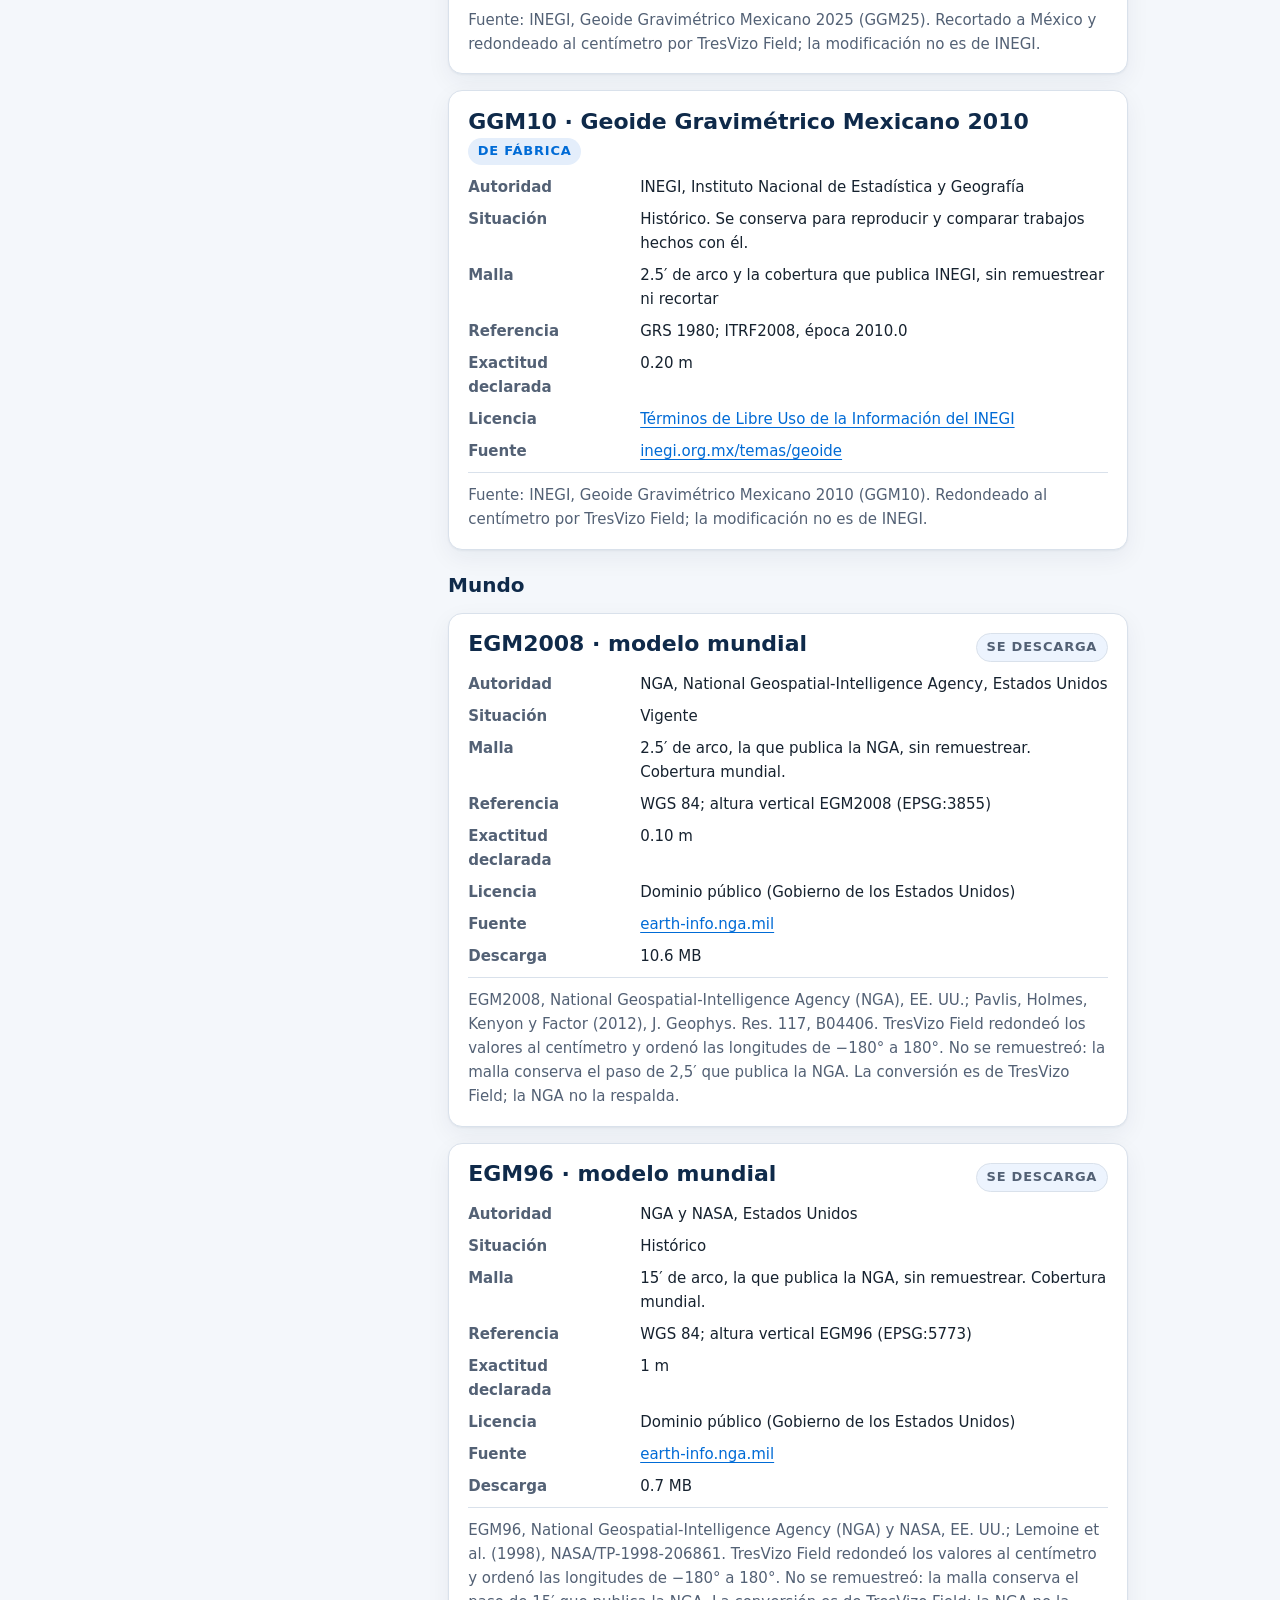
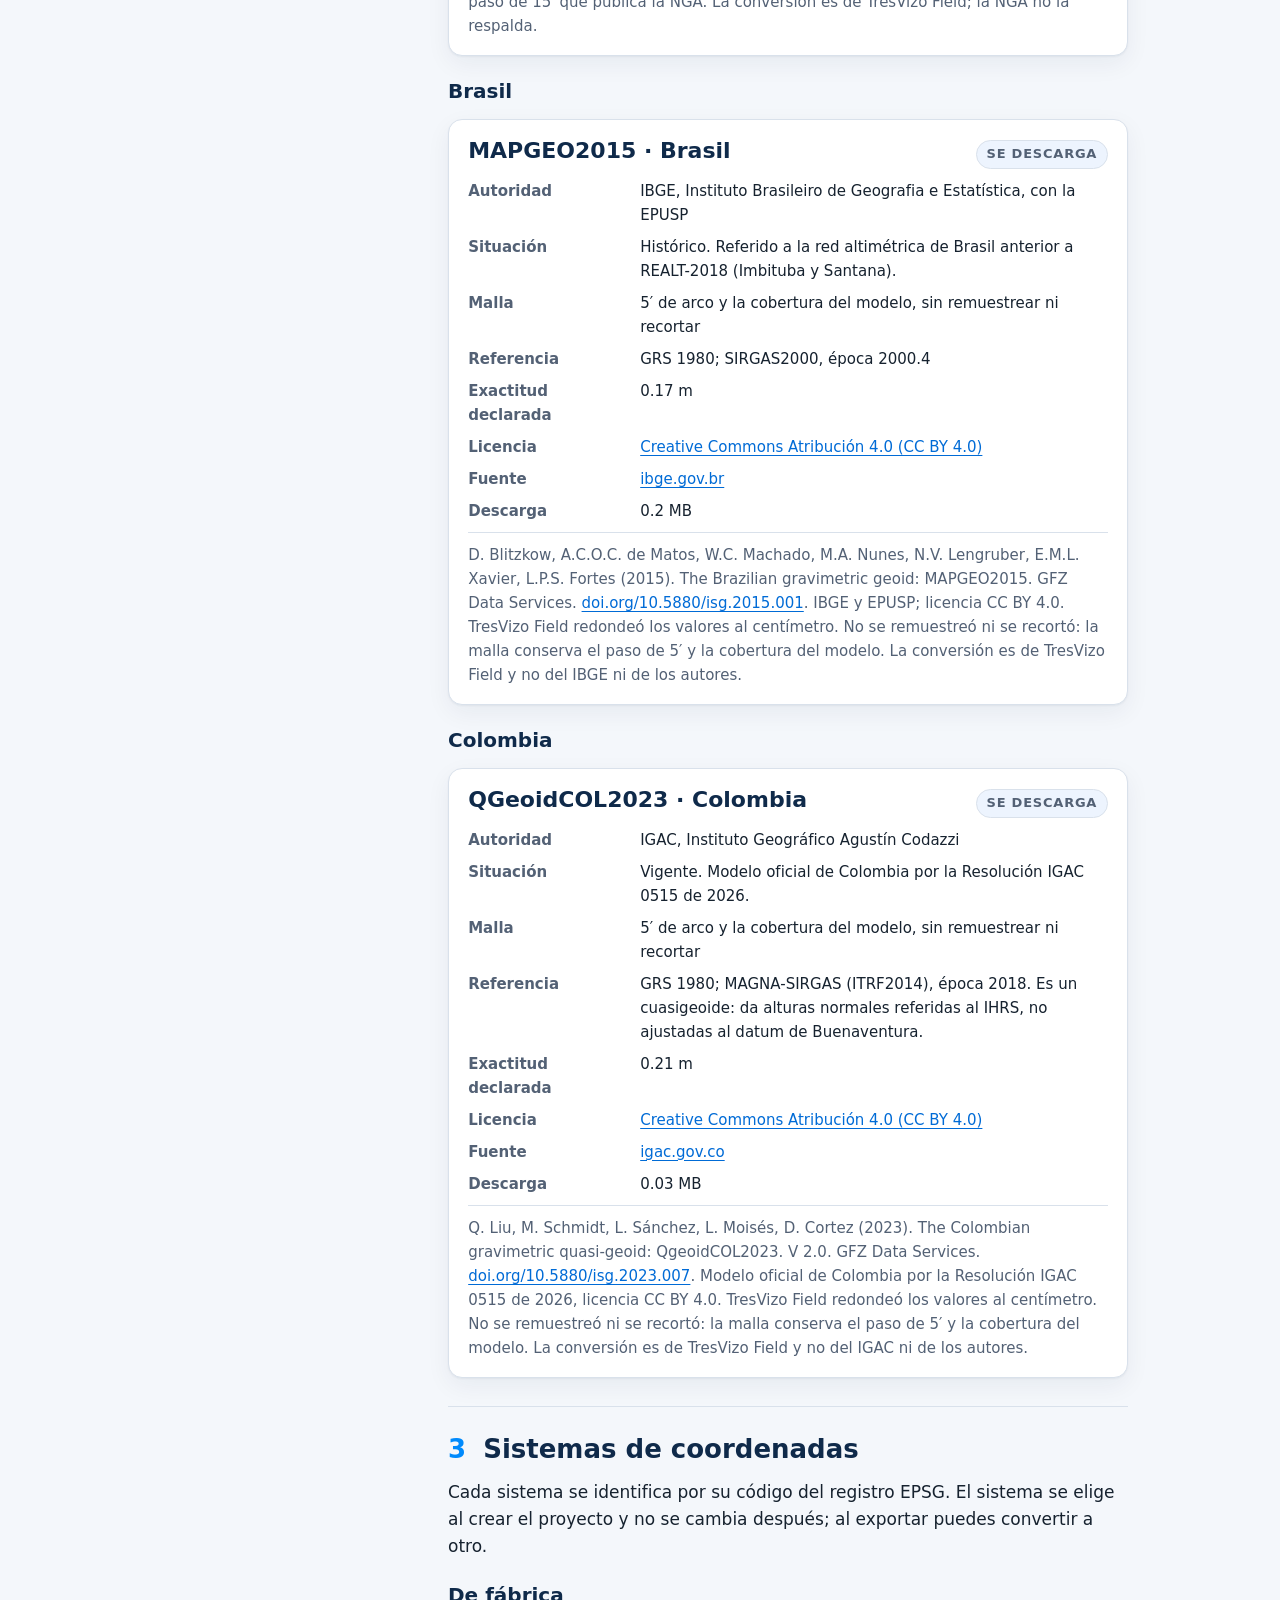
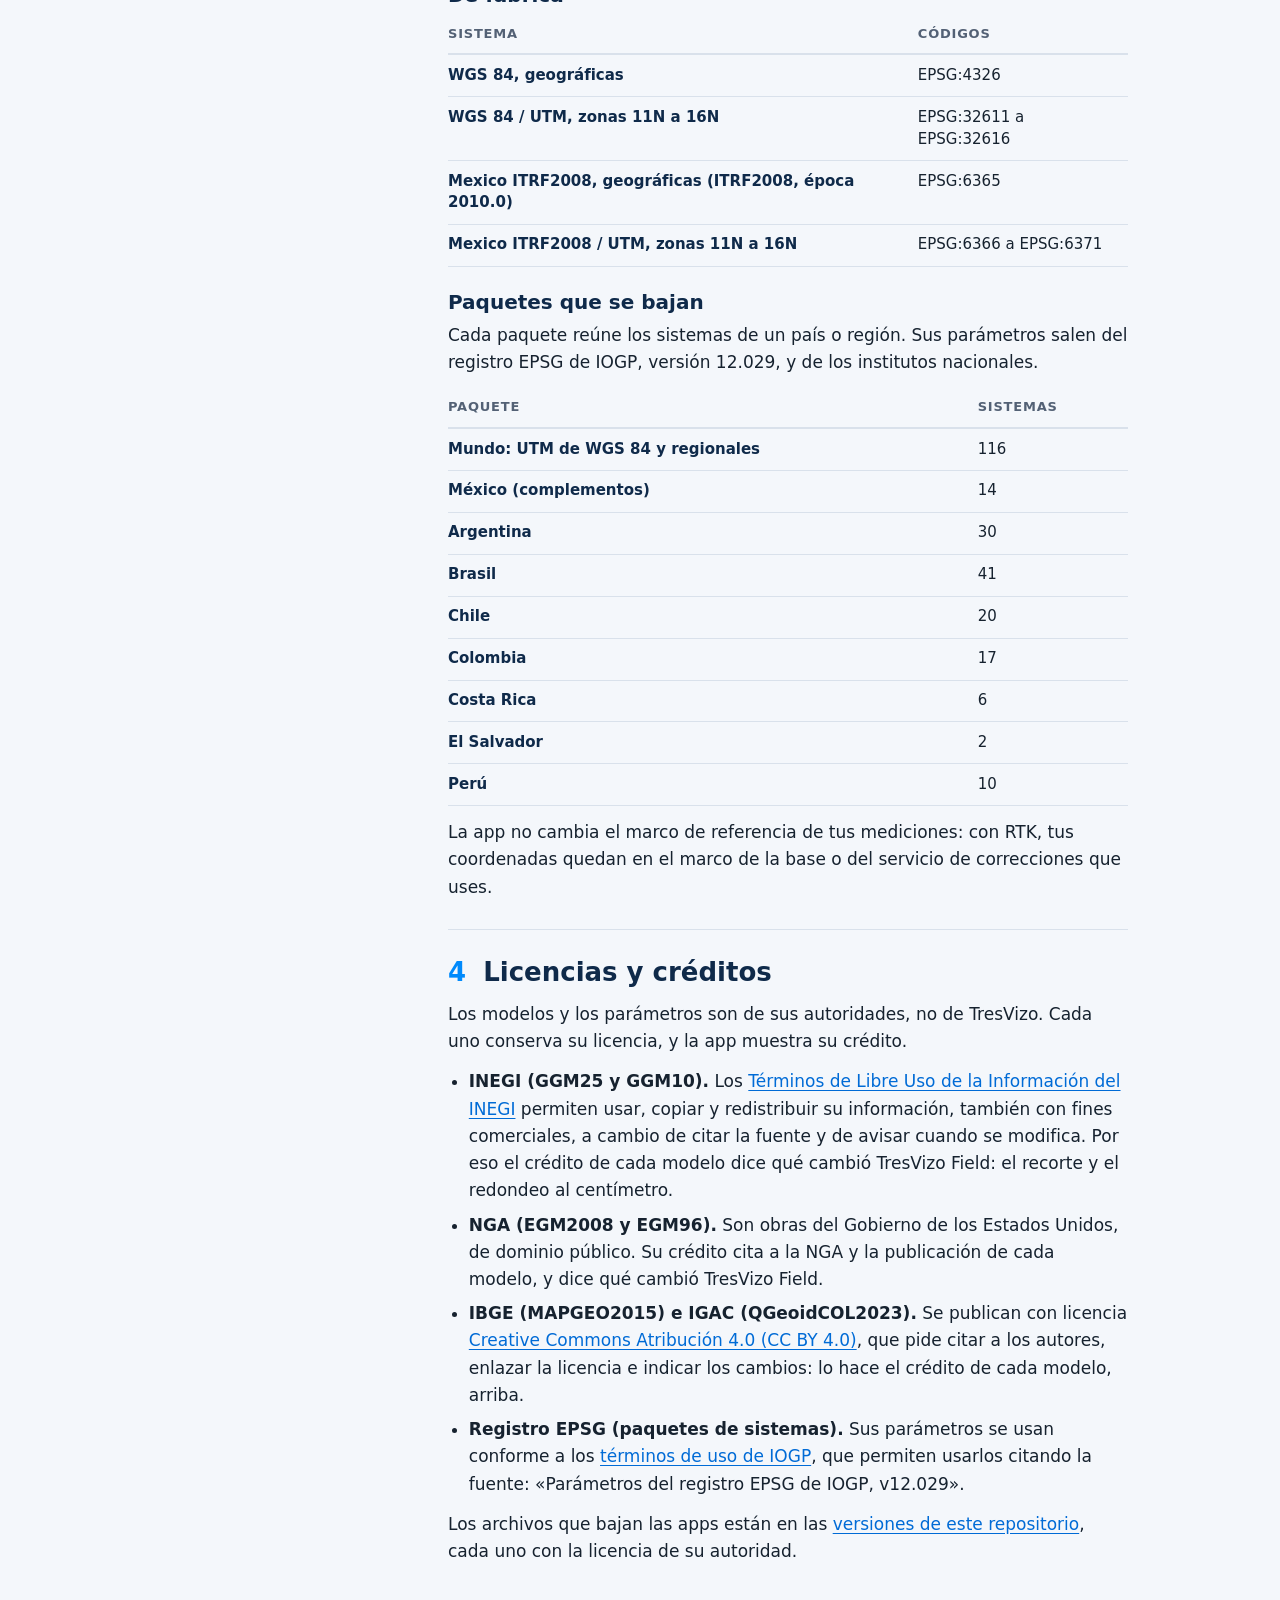
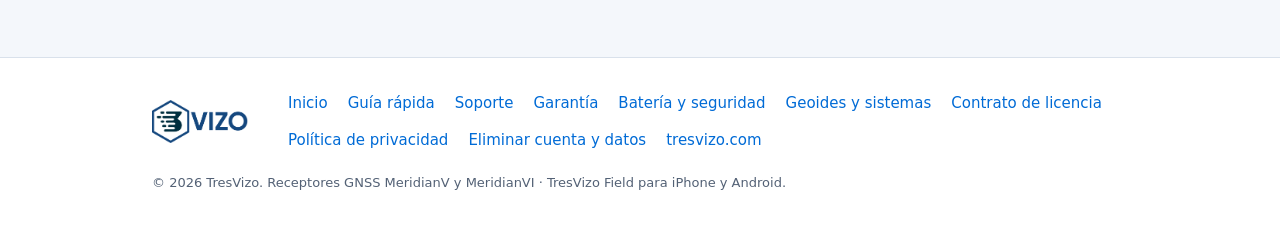
<file: docs/geoides/index.html>
<!doctype html>
<html lang="es-MX">
<head>
<meta charset="utf-8">
<meta name="viewport" content="width=device-width, initial-scale=1">
<title>Geoides y sistemas · TresVizo</title>
<meta name="description" content="Modelos de geoide y sistemas de coordenadas que usa TresVizo Field: de dónde salen, con qué licencia y cómo se obtienen desde la app.">
<link rel="icon" type="image/png" href="../assets/img/tresvizo-marca.png">
<link rel="stylesheet" href="../assets/sitio.css">
</head>
<body>
<a class="skip" href="#contenido">Saltar al contenido</a>
<header class="topbar">
  <div class="wrap topbar-in">
    <a class="brand" href="../"><img src="../assets/img/tresvizo-marca.png" alt="" width="385" height="444"><span>TresVizo GNSS</span></a>
    <nav class="topnav" aria-label="Sitio">
      <a href="../guia/">Guía rápida</a>
      <a href="../soporte/">Soporte</a>
      <a href="../garantia/">Garantía</a>
      <a href="../geoides/" aria-current="page">Geoides</a>
    </nav>
  </div>
</header>

<main id="contenido">
  <div class="doc-head">
    <div class="wrap">
      <p class="eyebrow">TresVizo Field</p>
      <h1>Geoides y sistemas de coordenadas</h1>
      <p class="lede">Los modelos y sistemas que usa la app para dar cotas y coordenadas: quién los publica, con qué licencia y cómo llegan a tu teléfono.</p>
      <p class="doc-meta"><span>Actualizado el 21 de octubre de 2026</span></p>
    </div>
  </div>

  <div class="wrap doc">
    <nav class="doc-toc" aria-labelledby="toc-t">
      <h2 id="toc-t">En esta página</h2>
      <ol>
        <li><a href="#como">Cómo se obtienen</a></li>
        <li><a href="#geoides">Modelos de geoide</a></li>
        <li><a href="#sistemas">Sistemas de coordenadas</a></li>
        <li><a href="#licencias">Licencias y créditos</a></li>
      </ol>
    </nav>

    <div class="doc-body">
      <section id="como" aria-labelledby="h-como">
        <h2 id="h-como"><span class="n">1</span>Cómo se obtienen</h2>
        <p>El receptor entrega alturas sobre el elipsoide. Para obtener cotas sobre el nivel medio del mar, la app resta la altura del geoide que elijas en el proyecto. Con el geoide en «Ninguno», las alturas son elipsoidales.</p>
        <ul>
          <li><strong>De fábrica.</strong> TresVizo Field para iPhone y Android trae WGS 84, Mexico ITRF2008 con sus zonas UTM 11N a 16N y los geoides GGM25 y GGM10 del INEGI. Funcionan sin conexión desde el primer día.</li>
          <li><strong>Desde la app.</strong> Los demás modelos y los sistemas de otros países se bajan en <strong>Cuenta › Sistemas y geoides</strong>, solo cuando tú lo pides. Una vez bajados, se quedan en el teléfono y funcionan sin conexión.</li>
        </ul>
        <p>Lo que se puede bajar lo describe un catálogo firmado por TresVizo, publicado en las <a href="https://github.com/cadaritre/GNSS-TresVizo/releases">versiones de este repositorio</a> en GitHub. La app trae una copia del catálogo para mostrar la lista sin conexión y, al abrirse, busca uno más nuevo como mucho cada 12 horas. Antes de instalar un archivo, comprueba la firma del catálogo y el tamaño y la suma SHA-256 del archivo; si algo no coincide, no lo instala.</p>
        <div class="callout" style="margin-top:1rem">
          <p class="t">El geoide del proyecto</p>
          <p>Elige el mismo modelo que usa tu cliente o la obra. Entre dos modelos del mismo país puede haber decímetros de diferencia, así que compara siempre contra un punto de control con cota conocida.</p>
        </div>
      </section>

      <section id="geoides" aria-labelledby="h-geoides">
        <h2 id="h-geoides"><span class="n">2</span>Modelos de geoide</h2>
        <p>Ordenados por región y, dentro de cada una, del vigente al histórico.</p>

        <h3>México</h3>
        <div class="models">
          <article class="model" aria-labelledby="m-ggm25">
            <div class="model-head">
              <h3 id="m-ggm25">GGM25 · Geoide Gravimétrico Mexicano 2025</h3>
              <span class="tag">De fábrica</span>
            </div>
            <dl>
              <dt>Autoridad</dt><dd>INEGI, Instituto Nacional de Estadística y Geografía</dd>
              <dt>Situación</dt><dd>Vigente. INEGI lo publica como sustituto del GGM10.</dd>
              <dt>Malla</dt><dd>1′ de arco, la de INEGI, sin remuestrear. Cobertura recortada al territorio mexicano.</dd>
              <dt>Referencia</dt><dd>GRS 1980; W₀ = 62&nbsp;636&nbsp;856.0&nbsp;m²s⁻², compatible con NAPGD2022</dd>
              <dt>Exactitud declarada</dt><dd>0.10&nbsp;m</dd>
              <dt>Licencia</dt><dd><a href="https://www.inegi.org.mx/inegi/terminos.html">Términos de Libre Uso de la Información del INEGI</a></dd>
              <dt>Fuente</dt><dd><a href="https://www.inegi.org.mx/temas/geoide/">inegi.org.mx/temas/geoide</a></dd>
            </dl>
            <p class="attr">Fuente: INEGI, Geoide Gravimétrico Mexicano 2025 (GGM25). Recortado a México y redondeado al centímetro por TresVizo Field; la modificación no es de INEGI.</p>
          </article>
          <article class="model" aria-labelledby="m-ggm10">
            <div class="model-head">
              <h3 id="m-ggm10">GGM10 · Geoide Gravimétrico Mexicano 2010</h3>
              <span class="tag">De fábrica</span>
            </div>
            <dl>
              <dt>Autoridad</dt><dd>INEGI, Instituto Nacional de Estadística y Geografía</dd>
              <dt>Situación</dt><dd>Histórico. Se conserva para reproducir y comparar trabajos hechos con él.</dd>
              <dt>Malla</dt><dd>2.5′ de arco y la cobertura que publica INEGI, sin remuestrear ni recortar</dd>
              <dt>Referencia</dt><dd>GRS 1980; ITRF2008, época 2010.0</dd>
              <dt>Exactitud declarada</dt><dd>0.20&nbsp;m</dd>
              <dt>Licencia</dt><dd><a href="https://www.inegi.org.mx/inegi/terminos.html">Términos de Libre Uso de la Información del INEGI</a></dd>
              <dt>Fuente</dt><dd><a href="https://www.inegi.org.mx/temas/geoide/">inegi.org.mx/temas/geoide</a></dd>
            </dl>
            <p class="attr">Fuente: INEGI, Geoide Gravimétrico Mexicano 2010 (GGM10). Redondeado al centímetro por TresVizo Field; la modificación no es de INEGI.</p>
          </article>
        </div>

        <h3>Mundo</h3>
        <div class="models">
          <article class="model" aria-labelledby="m-egm2008">
            <div class="model-head">
              <h3 id="m-egm2008">EGM2008 · modelo mundial</h3>
              <span class="tag alt">Se descarga</span>
            </div>
            <dl>
              <dt>Autoridad</dt><dd>NGA, National Geospatial-Intelligence Agency, Estados Unidos</dd>
              <dt>Situación</dt><dd>Vigente</dd>
              <dt>Malla</dt><dd>2.5′ de arco, la que publica la NGA, sin remuestrear. Cobertura mundial.</dd>
              <dt>Referencia</dt><dd>WGS 84; altura vertical EGM2008 (EPSG:3855)</dd>
              <dt>Exactitud declarada</dt><dd>0.10&nbsp;m</dd>
              <dt>Licencia</dt><dd>Dominio público (Gobierno de los Estados Unidos)</dd>
              <dt>Fuente</dt><dd><a href="https://earth-info.nga.mil/index.php?dir=wgs84&amp;action=wgs84">earth-info.nga.mil</a></dd>
              <dt>Descarga</dt><dd>10.6&nbsp;MB</dd>
            </dl>
            <p class="attr">EGM2008, National Geospatial-Intelligence Agency (NGA), EE. UU.; Pavlis, Holmes, Kenyon y Factor (2012), J. Geophys. Res. 117, B04406. TresVizo Field redondeó los valores al centímetro y ordenó las longitudes de −180° a 180°. No se remuestreó: la malla conserva el paso de 2,5′ que publica la NGA. La conversión es de TresVizo Field; la NGA no la respalda.</p>
          </article>
          <article class="model" aria-labelledby="m-egm96">
            <div class="model-head">
              <h3 id="m-egm96">EGM96 · modelo mundial</h3>
              <span class="tag alt">Se descarga</span>
            </div>
            <dl>
              <dt>Autoridad</dt><dd>NGA y NASA, Estados Unidos</dd>
              <dt>Situación</dt><dd>Histórico</dd>
              <dt>Malla</dt><dd>15′ de arco, la que publica la NGA, sin remuestrear. Cobertura mundial.</dd>
              <dt>Referencia</dt><dd>WGS 84; altura vertical EGM96 (EPSG:5773)</dd>
              <dt>Exactitud declarada</dt><dd>1&nbsp;m</dd>
              <dt>Licencia</dt><dd>Dominio público (Gobierno de los Estados Unidos)</dd>
              <dt>Fuente</dt><dd><a href="https://earth-info.nga.mil/index.php?dir=wgs84&amp;action=wgs84">earth-info.nga.mil</a></dd>
              <dt>Descarga</dt><dd>0.7&nbsp;MB</dd>
            </dl>
            <p class="attr">EGM96, National Geospatial-Intelligence Agency (NGA) y NASA, EE. UU.; Lemoine et al. (1998), NASA/TP-1998-206861. TresVizo Field redondeó los valores al centímetro y ordenó las longitudes de −180° a 180°. No se remuestreó: la malla conserva el paso de 15′ que publica la NGA. La conversión es de TresVizo Field; la NGA no la respalda.</p>
          </article>
        </div>

        <h3>Brasil</h3>
        <div class="models">
          <article class="model" aria-labelledby="m-mapgeo2015">
            <div class="model-head">
              <h3 id="m-mapgeo2015">MAPGEO2015 · Brasil</h3>
              <span class="tag alt">Se descarga</span>
            </div>
            <dl>
              <dt>Autoridad</dt><dd>IBGE, Instituto Brasileiro de Geografia e Estatística, con la EPUSP</dd>
              <dt>Situación</dt><dd>Histórico. Referido a la red altimétrica de Brasil anterior a REALT-2018 (Imbituba y Santana).</dd>
              <dt>Malla</dt><dd>5′ de arco y la cobertura del modelo, sin remuestrear ni recortar</dd>
              <dt>Referencia</dt><dd>GRS 1980; SIRGAS2000, época 2000.4</dd>
              <dt>Exactitud declarada</dt><dd>0.17&nbsp;m</dd>
              <dt>Licencia</dt><dd><a href="https://creativecommons.org/licenses/by/4.0/">Creative Commons Atribución 4.0 (CC BY 4.0)</a></dd>
              <dt>Fuente</dt><dd><a href="https://www.ibge.gov.br/geociencias/informacoes-sobre-posicionamento-geodesico/servicos-para-posicionamento-geodesico/10855-modelo-de-ondulacao-geoidal.html">ibge.gov.br</a></dd>
              <dt>Descarga</dt><dd>0.2&nbsp;MB</dd>
            </dl>
            <p class="attr">D. Blitzkow, A.C.O.C. de Matos, W.C. Machado, M.A. Nunes, N.V. Lengruber, E.M.L. Xavier, L.P.S. Fortes (2015). The Brazilian gravimetric geoid: MAPGEO2015. GFZ Data Services. <a href="https://doi.org/10.5880/isg.2015.001">doi.org/10.5880/isg.2015.001</a>. IBGE y EPUSP; licencia CC BY 4.0. TresVizo Field redondeó los valores al centímetro. No se remuestreó ni se recortó: la malla conserva el paso de 5′ y la cobertura del modelo. La conversión es de TresVizo Field y no del IBGE ni de los autores.</p>
          </article>
        </div>

        <h3>Colombia</h3>
        <div class="models">
          <article class="model" aria-labelledby="m-qgeoidcol2023">
            <div class="model-head">
              <h3 id="m-qgeoidcol2023">QGeoidCOL2023 · Colombia</h3>
              <span class="tag alt">Se descarga</span>
            </div>
            <dl>
              <dt>Autoridad</dt><dd>IGAC, Instituto Geográfico Agustín Codazzi</dd>
              <dt>Situación</dt><dd>Vigente. Modelo oficial de Colombia por la Resolución IGAC 0515 de 2026.</dd>
              <dt>Malla</dt><dd>5′ de arco y la cobertura del modelo, sin remuestrear ni recortar</dd>
              <dt>Referencia</dt><dd>GRS 1980; MAGNA-SIRGAS (ITRF2014), época 2018. Es un cuasigeoide: da alturas normales referidas al IHRS, no ajustadas al datum de Buenaventura.</dd>
              <dt>Exactitud declarada</dt><dd>0.21&nbsp;m</dd>
              <dt>Licencia</dt><dd><a href="https://creativecommons.org/licenses/by/4.0/">Creative Commons Atribución 4.0 (CC BY 4.0)</a></dd>
              <dt>Fuente</dt><dd><a href="https://www.igac.gov.co/">igac.gov.co</a></dd>
              <dt>Descarga</dt><dd>0.03&nbsp;MB</dd>
            </dl>
            <p class="attr">Q. Liu, M. Schmidt, L. Sánchez, L. Moisés, D. Cortez (2023). The Colombian gravimetric quasi-geoid: QgeoidCOL2023. V 2.0. GFZ Data Services. <a href="https://doi.org/10.5880/isg.2023.007">doi.org/10.5880/isg.2023.007</a>. Modelo oficial de Colombia por la Resolución IGAC 0515 de 2026, licencia CC BY 4.0. TresVizo Field redondeó los valores al centímetro. No se remuestreó ni se recortó: la malla conserva el paso de 5′ y la cobertura del modelo. La conversión es de TresVizo Field y no del IGAC ni de los autores.</p>
          </article>
        </div>
      </section>

      <section id="sistemas" aria-labelledby="h-sistemas">
        <h2 id="h-sistemas"><span class="n">3</span>Sistemas de coordenadas</h2>
        <p>Cada sistema se identifica por su código del registro EPSG. El sistema se elige al crear el proyecto y no se cambia después; al exportar puedes convertir a otro.</p>
        <h3>De fábrica</h3>
        <div class="table-wrap">
          <table class="data stack">
            <thead><tr><th scope="col">Sistema</th><th scope="col">Códigos</th></tr></thead>
            <tbody>
              <tr><td>WGS 84, geográficas</td><td data-label="Códigos">EPSG:4326</td></tr>
              <tr><td>WGS 84 / UTM, zonas 11N a 16N</td><td data-label="Códigos">EPSG:32611 a EPSG:32616</td></tr>
              <tr><td>Mexico ITRF2008, geográficas (ITRF2008, época 2010.0)</td><td data-label="Códigos">EPSG:6365</td></tr>
              <tr><td>Mexico ITRF2008 / UTM, zonas 11N a 16N</td><td data-label="Códigos">EPSG:6366 a EPSG:6371</td></tr>
            </tbody>
          </table>
        </div>
        <h3>Paquetes que se bajan</h3>
        <p>Cada paquete reúne los sistemas de un país o región. Sus parámetros salen del registro EPSG de IOGP, versión 12.029, y de los institutos nacionales.</p>
        <div class="table-wrap">
          <table class="data stack">
            <thead><tr><th scope="col">Paquete</th><th scope="col">Sistemas</th></tr></thead>
            <tbody>
              <tr><td>Mundo: UTM de WGS 84 y regionales</td><td data-label="Sistemas">116</td></tr>
              <tr><td>México (complementos)</td><td data-label="Sistemas">14</td></tr>
              <tr><td>Argentina</td><td data-label="Sistemas">30</td></tr>
              <tr><td>Brasil</td><td data-label="Sistemas">41</td></tr>
              <tr><td>Chile</td><td data-label="Sistemas">20</td></tr>
              <tr><td>Colombia</td><td data-label="Sistemas">17</td></tr>
              <tr><td>Costa Rica</td><td data-label="Sistemas">6</td></tr>
              <tr><td>El Salvador</td><td data-label="Sistemas">2</td></tr>
              <tr><td>Perú</td><td data-label="Sistemas">10</td></tr>
            </tbody>
          </table>
        </div>
        <p>La app no cambia el marco de referencia de tus mediciones: con RTK, tus coordenadas quedan en el marco de la base o del servicio de correcciones que uses.</p>
      </section>

      <section id="licencias" aria-labelledby="h-licencias">
        <h2 id="h-licencias"><span class="n">4</span>Licencias y créditos</h2>
        <p>Los modelos y los parámetros son de sus autoridades, no de TresVizo. Cada uno conserva su licencia, y la app muestra su crédito.</p>
        <ul>
          <li><strong>INEGI (GGM25 y GGM10).</strong> Los <a href="https://www.inegi.org.mx/inegi/terminos.html">Términos de Libre Uso de la Información del INEGI</a> permiten usar, copiar y redistribuir su información, también con fines comerciales, a cambio de citar la fuente y de avisar cuando se modifica. Por eso el crédito de cada modelo dice qué cambió TresVizo Field: el recorte y el redondeo al centímetro.</li>
          <li><strong>NGA (EGM2008 y EGM96).</strong> Son obras del Gobierno de los Estados Unidos, de dominio público. Su crédito cita a la NGA y la publicación de cada modelo, y dice qué cambió TresVizo Field.</li>
          <li><strong>IBGE (MAPGEO2015) e IGAC (QGeoidCOL2023).</strong> Se publican con licencia <a href="https://creativecommons.org/licenses/by/4.0/">Creative Commons Atribución 4.0 (CC BY 4.0)</a>, que pide citar a los autores, enlazar la licencia e indicar los cambios: lo hace el crédito de cada modelo, arriba.</li>
          <li><strong>Registro EPSG (paquetes de sistemas).</strong> Sus parámetros se usan conforme a los <a href="https://epsg.org/terms-of-use.html">términos de uso de IOGP</a>, que permiten usarlos citando la fuente: «Parámetros del registro EPSG de IOGP, v12.029».</li>
        </ul>
        <p>Los archivos que bajan las apps están en las <a href="https://github.com/cadaritre/GNSS-TresVizo/releases">versiones de este repositorio</a>, cada uno con la licencia de su autoridad.</p>
      </section>
    </div>
  </div>
</main>

<footer class="foot">
  <div class="wrap foot-in">
    <img src="../assets/img/tresvizo-logo.png" alt="TresVizo" width="990" height="444">
    <nav aria-label="Documentos">
      <a href="../">Inicio</a>
      <a href="../guia/">Guía rápida</a>
      <a href="../soporte/">Soporte</a>
      <a href="../garantia/">Garantía</a>
      <a href="../seguridad/">Batería y seguridad</a>
      <a href="../geoides/" aria-current="page">Geoides y sistemas</a>
      <a href="../licencia/">Contrato de licencia</a>
      <a href="../privacidad/">Política de privacidad</a>
      <a href="../eliminar-cuenta/">Eliminar cuenta y datos</a>
      <a href="https://www.tresvizo.com/">tresvizo.com</a>
    </nav>
    <p class="fine">© 2026 TresVizo. Receptores GNSS MeridianV y MeridianVI · TresVizo Field para iPhone y Android.</p>
  </div>
</footer>
</body>
</html>
</file>
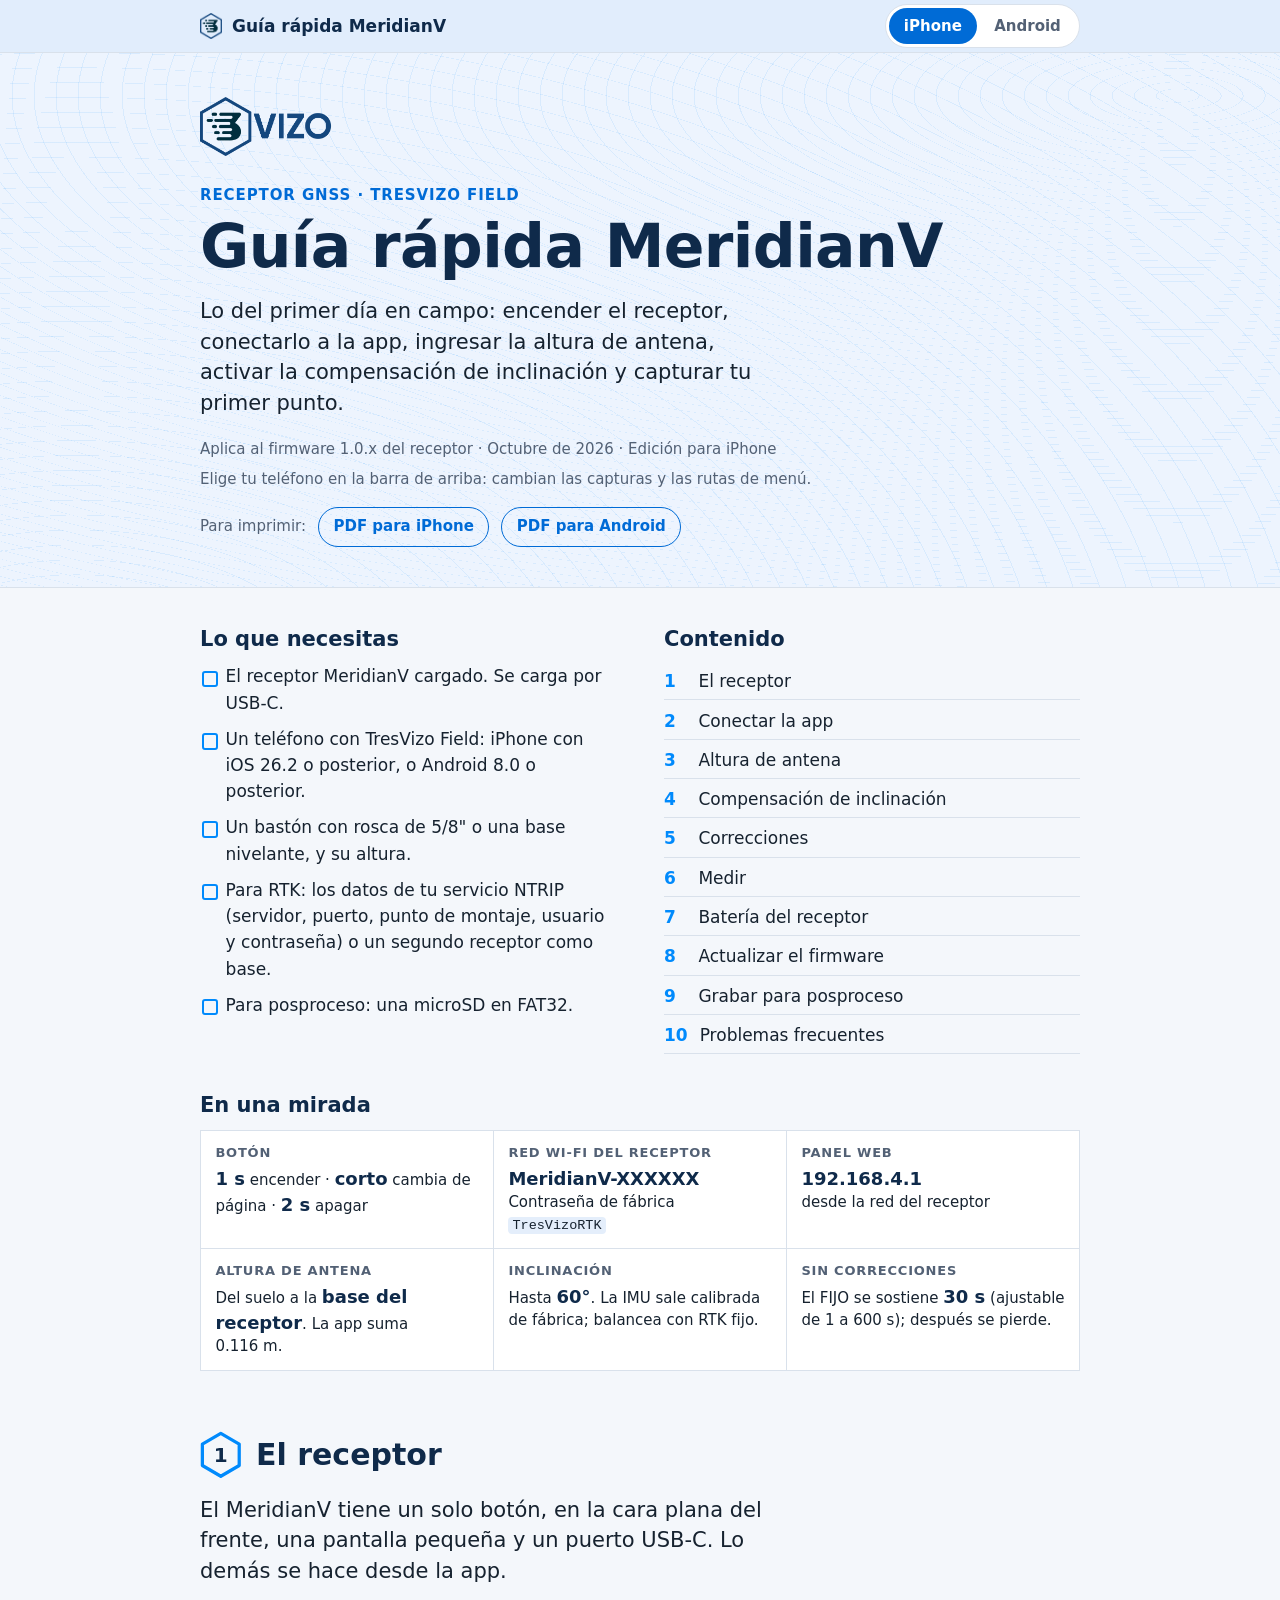
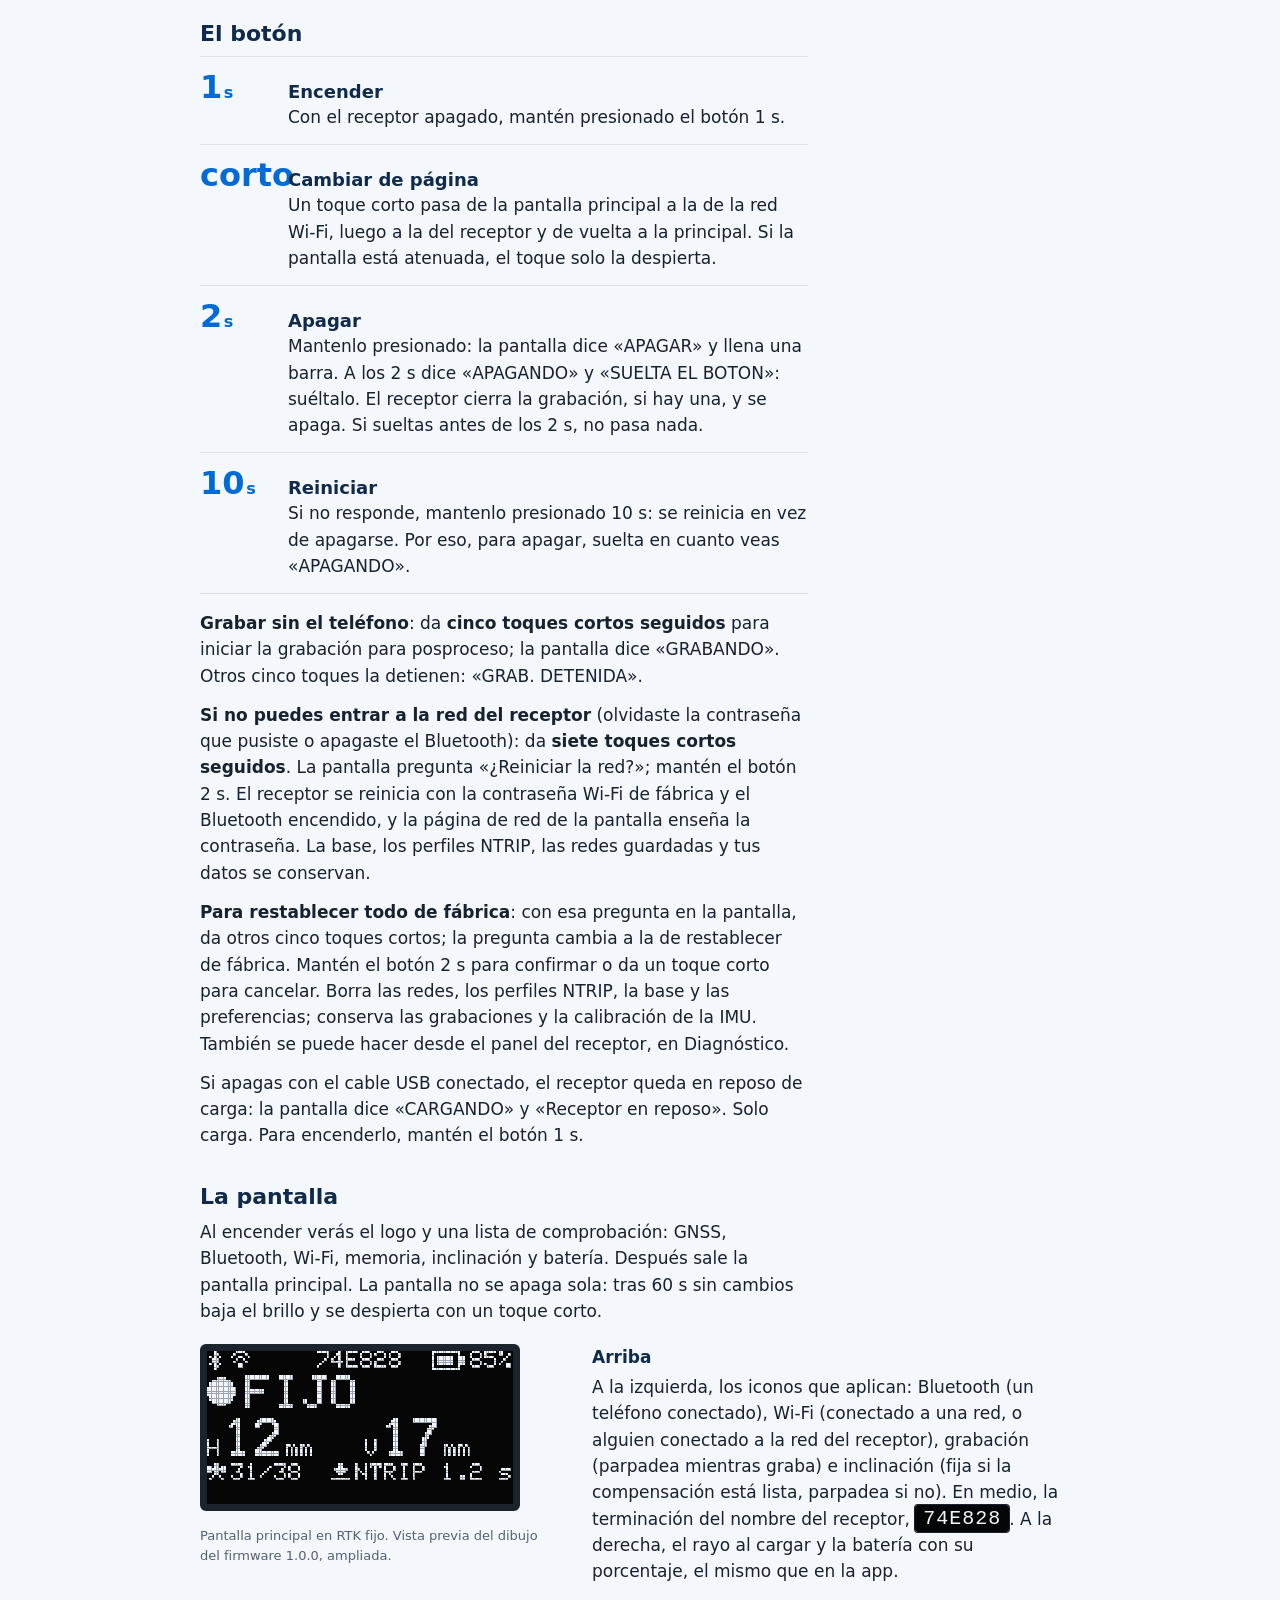
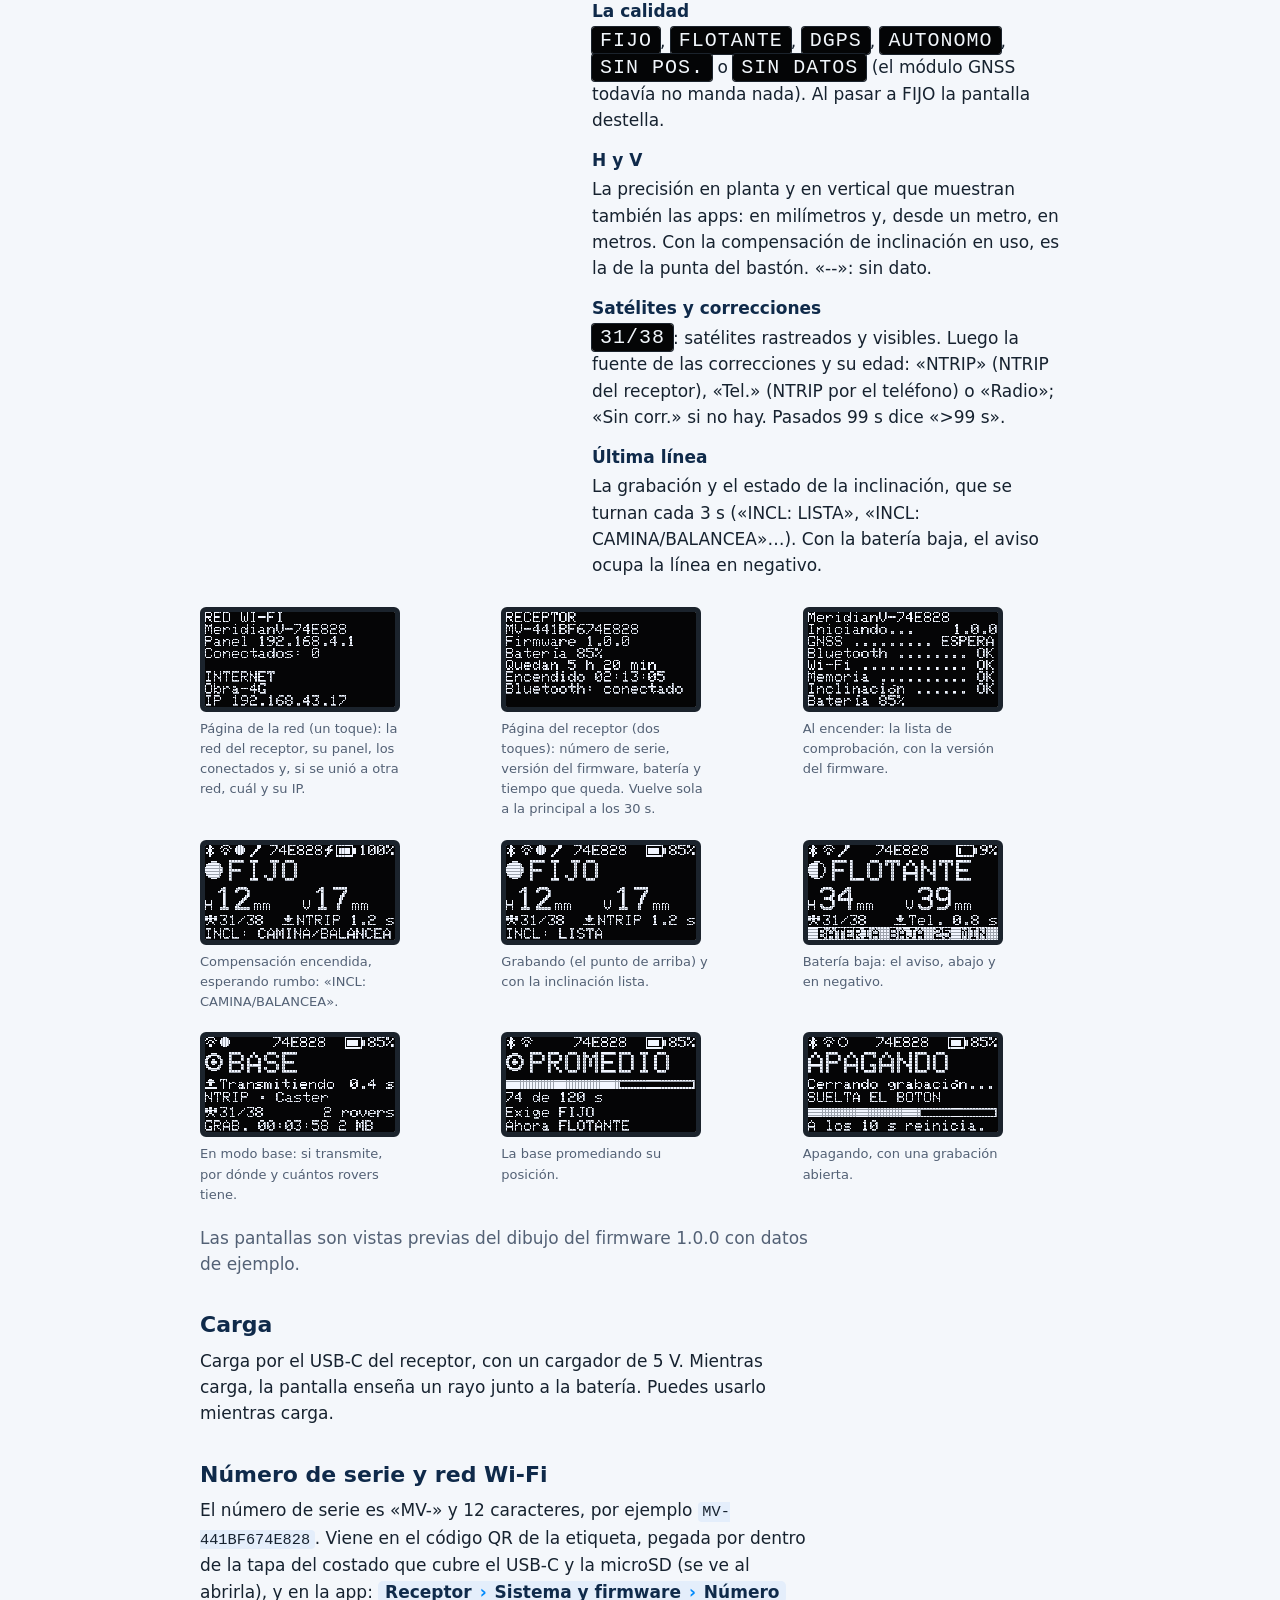
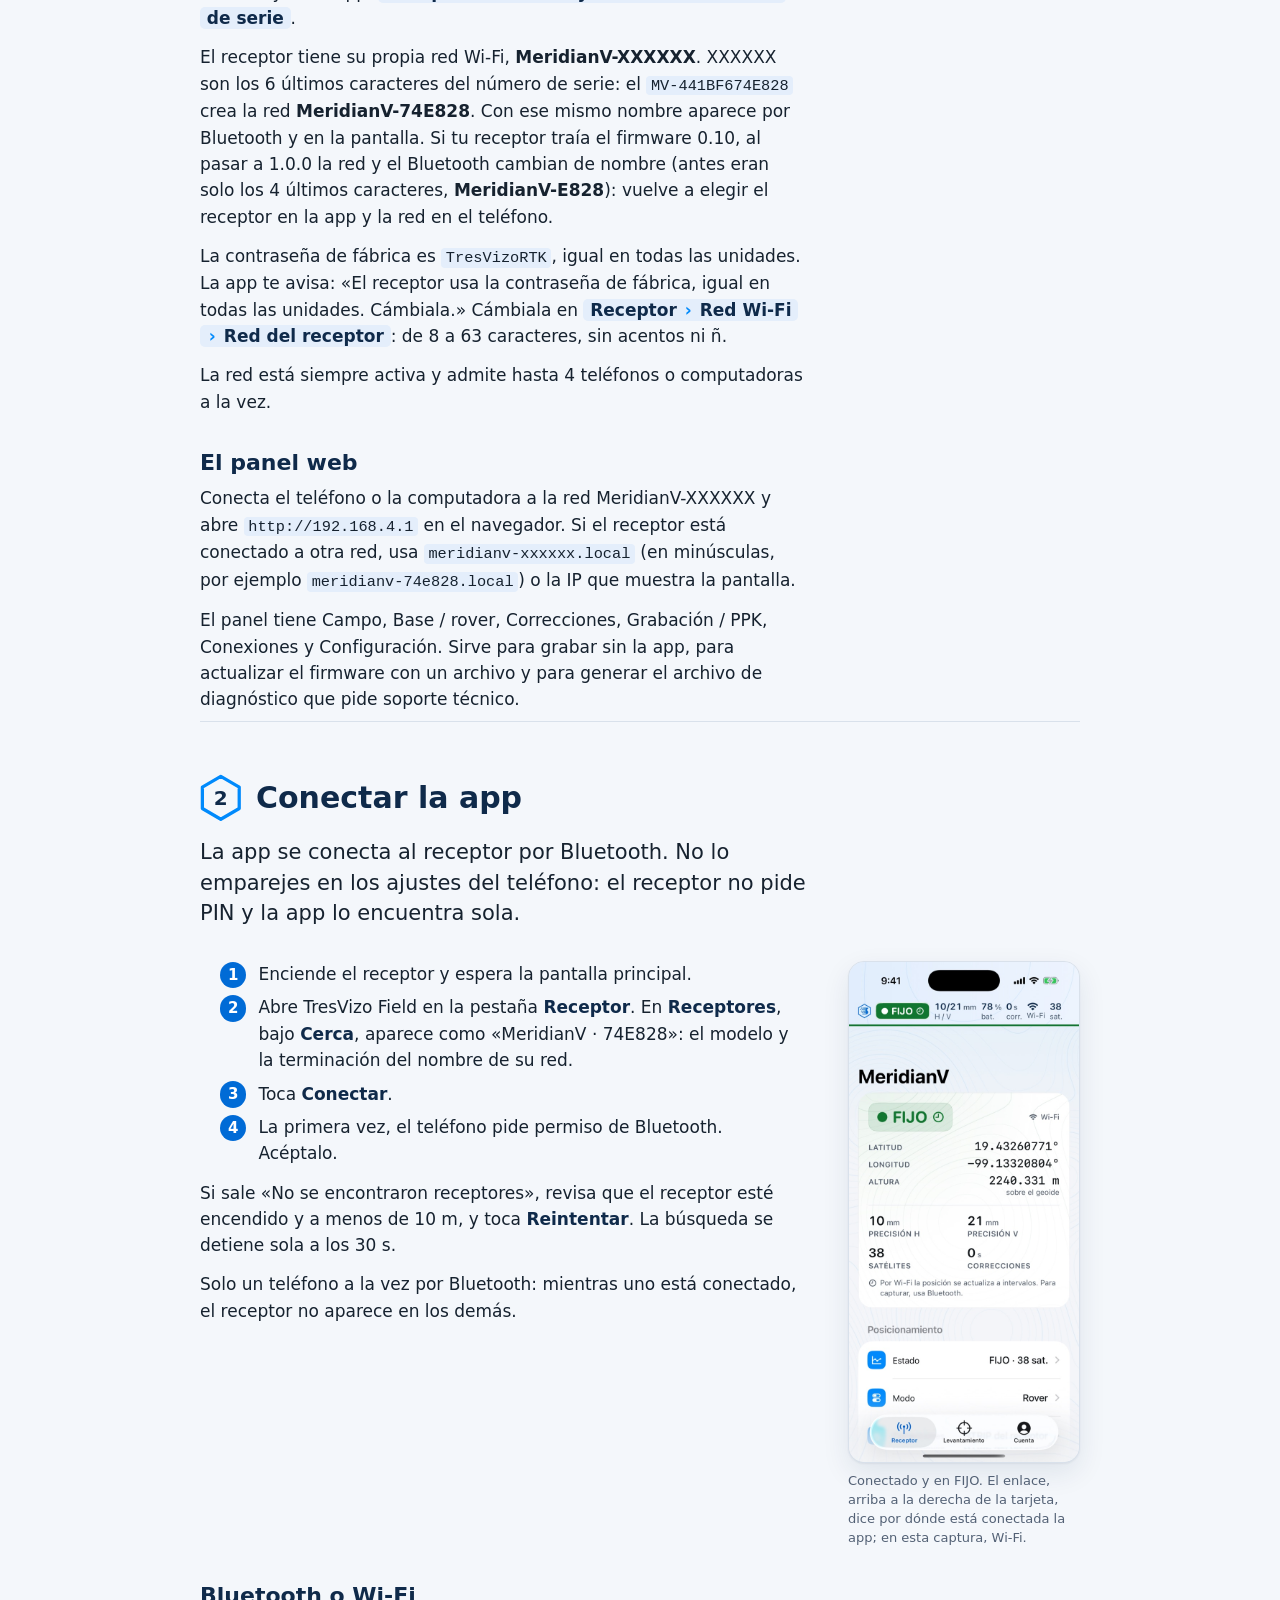
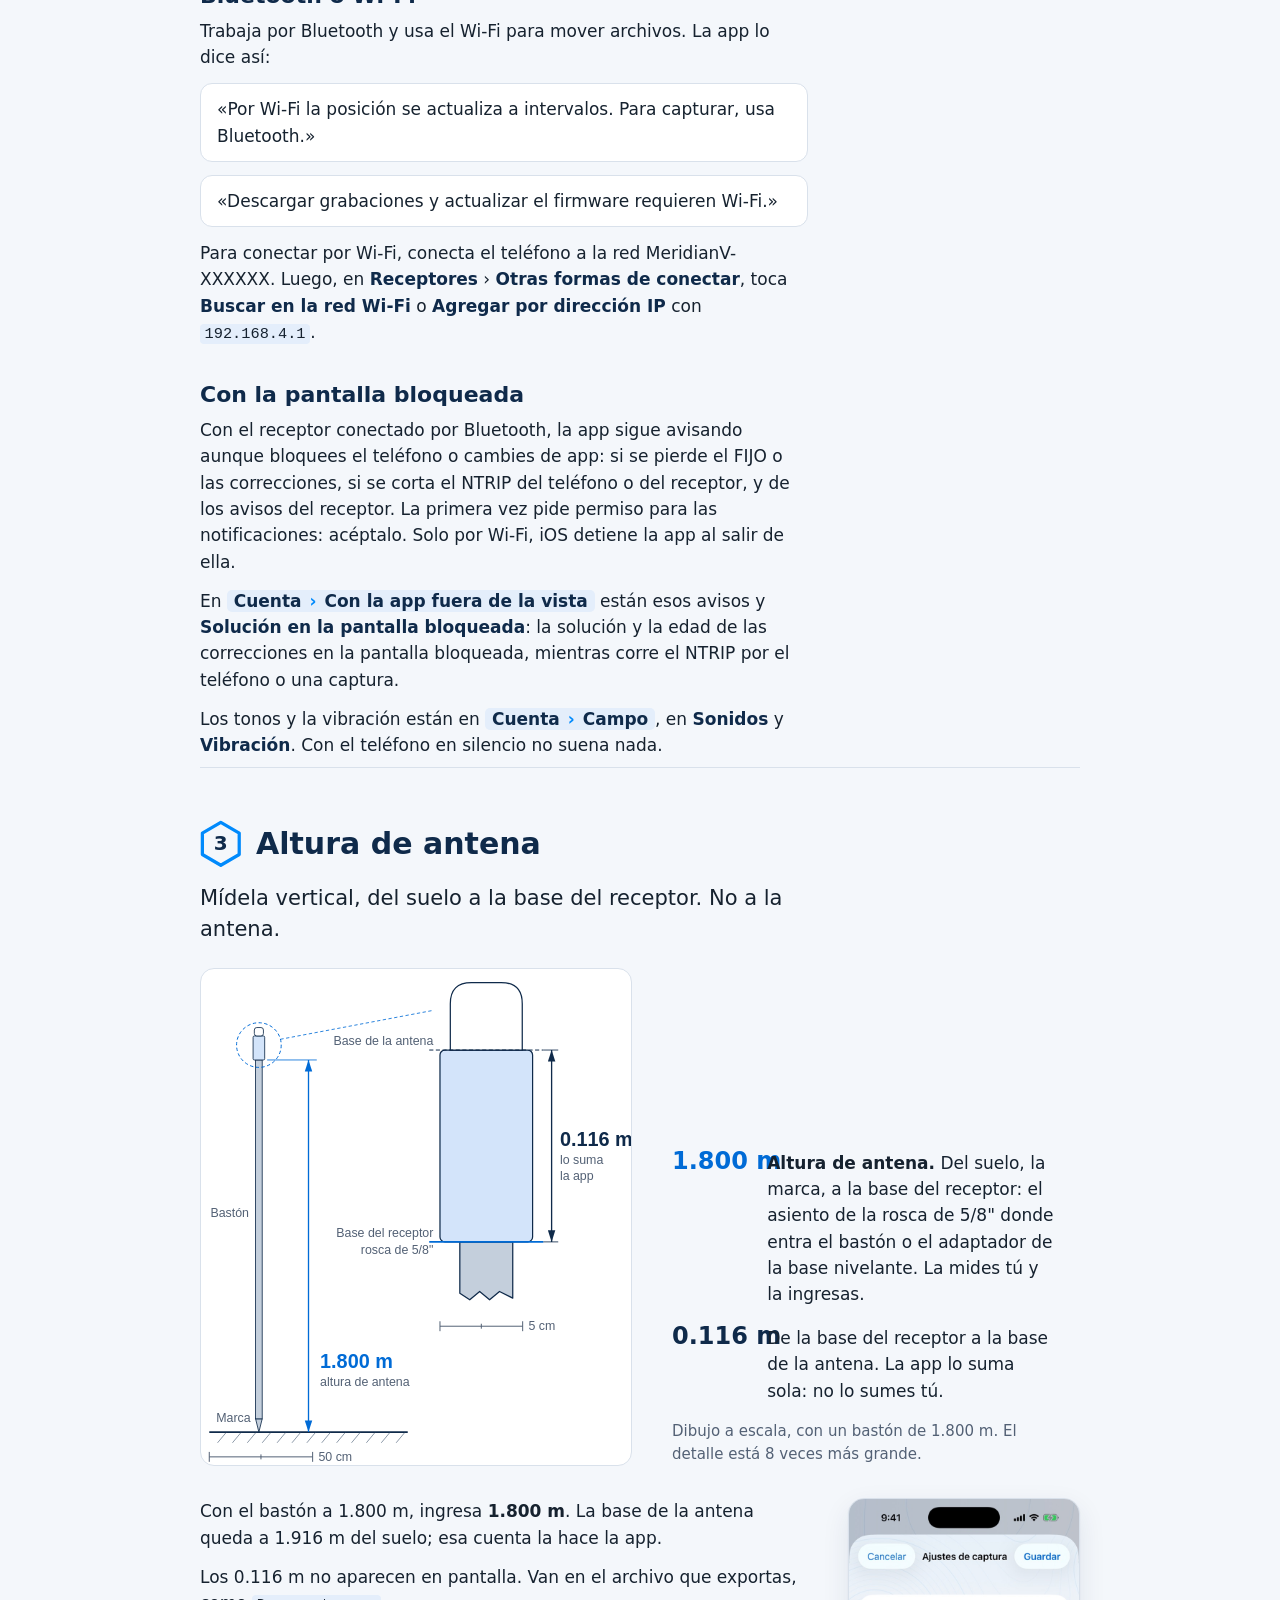
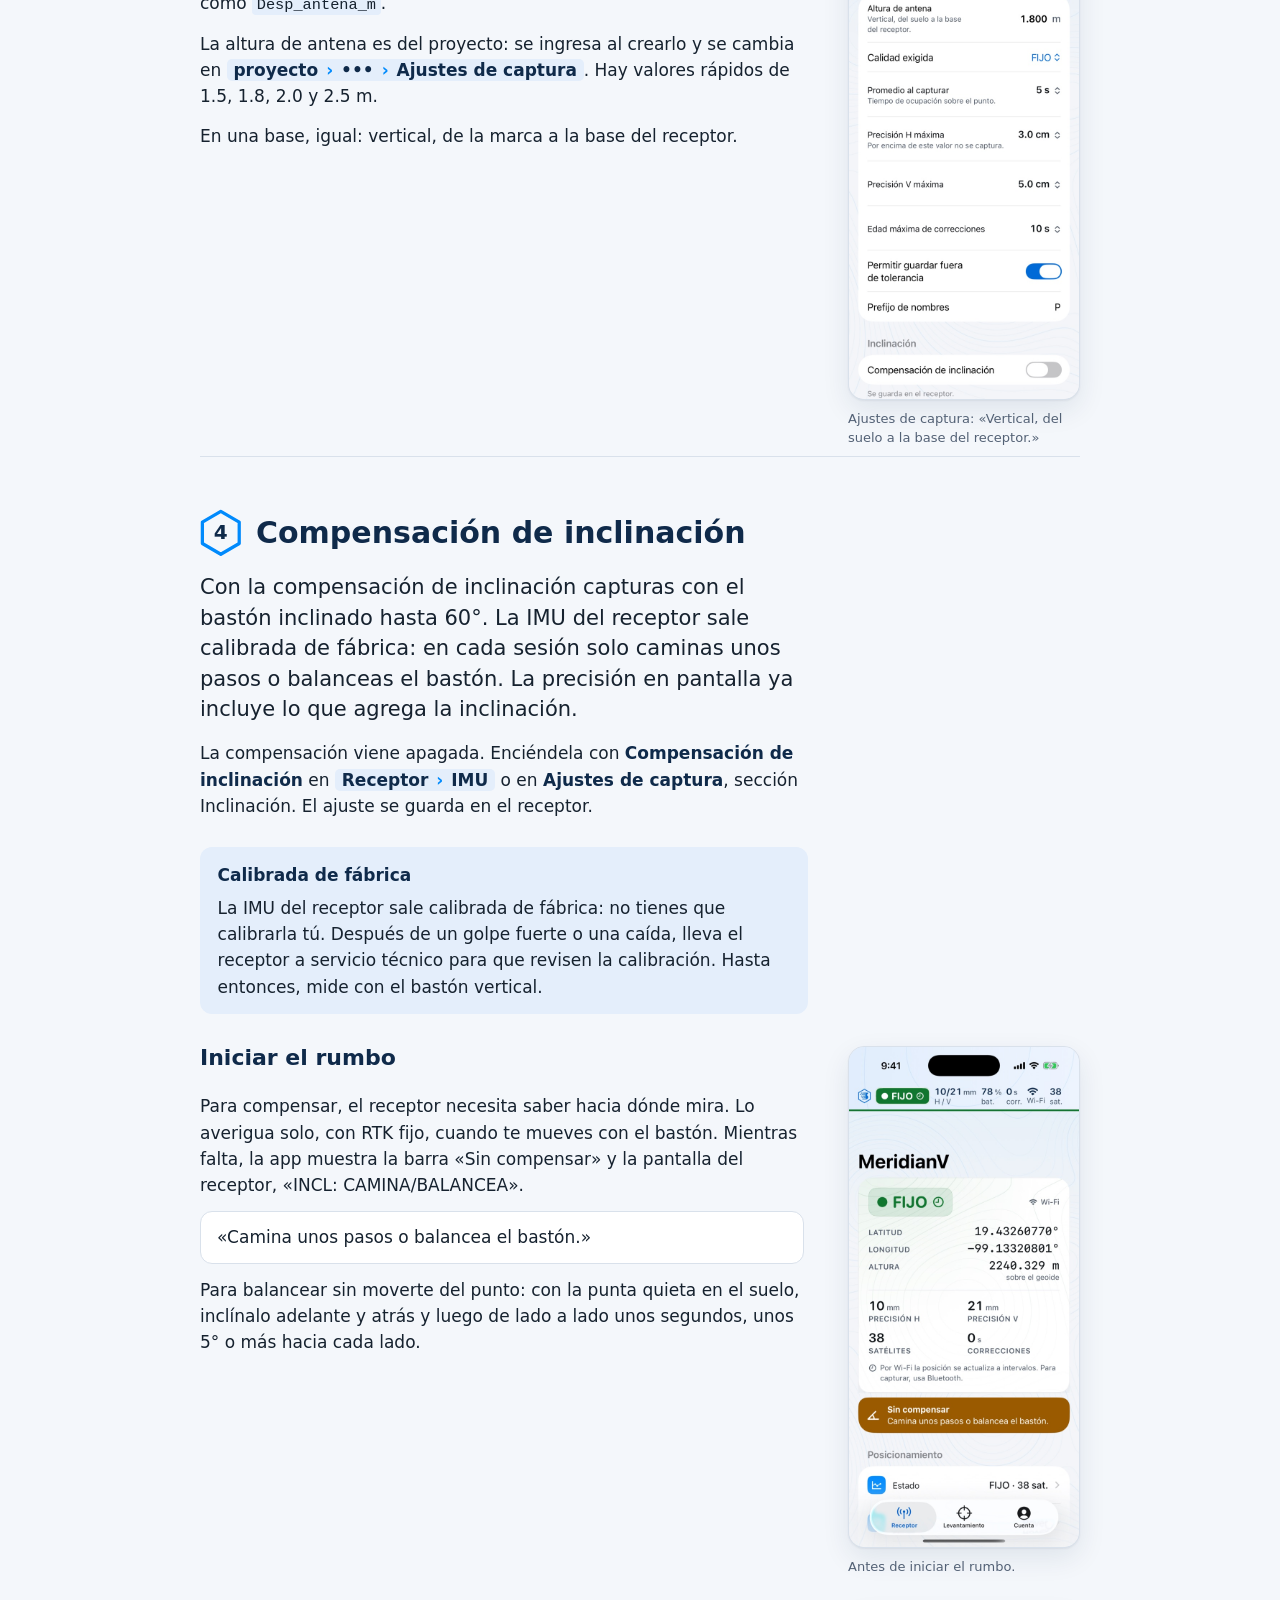
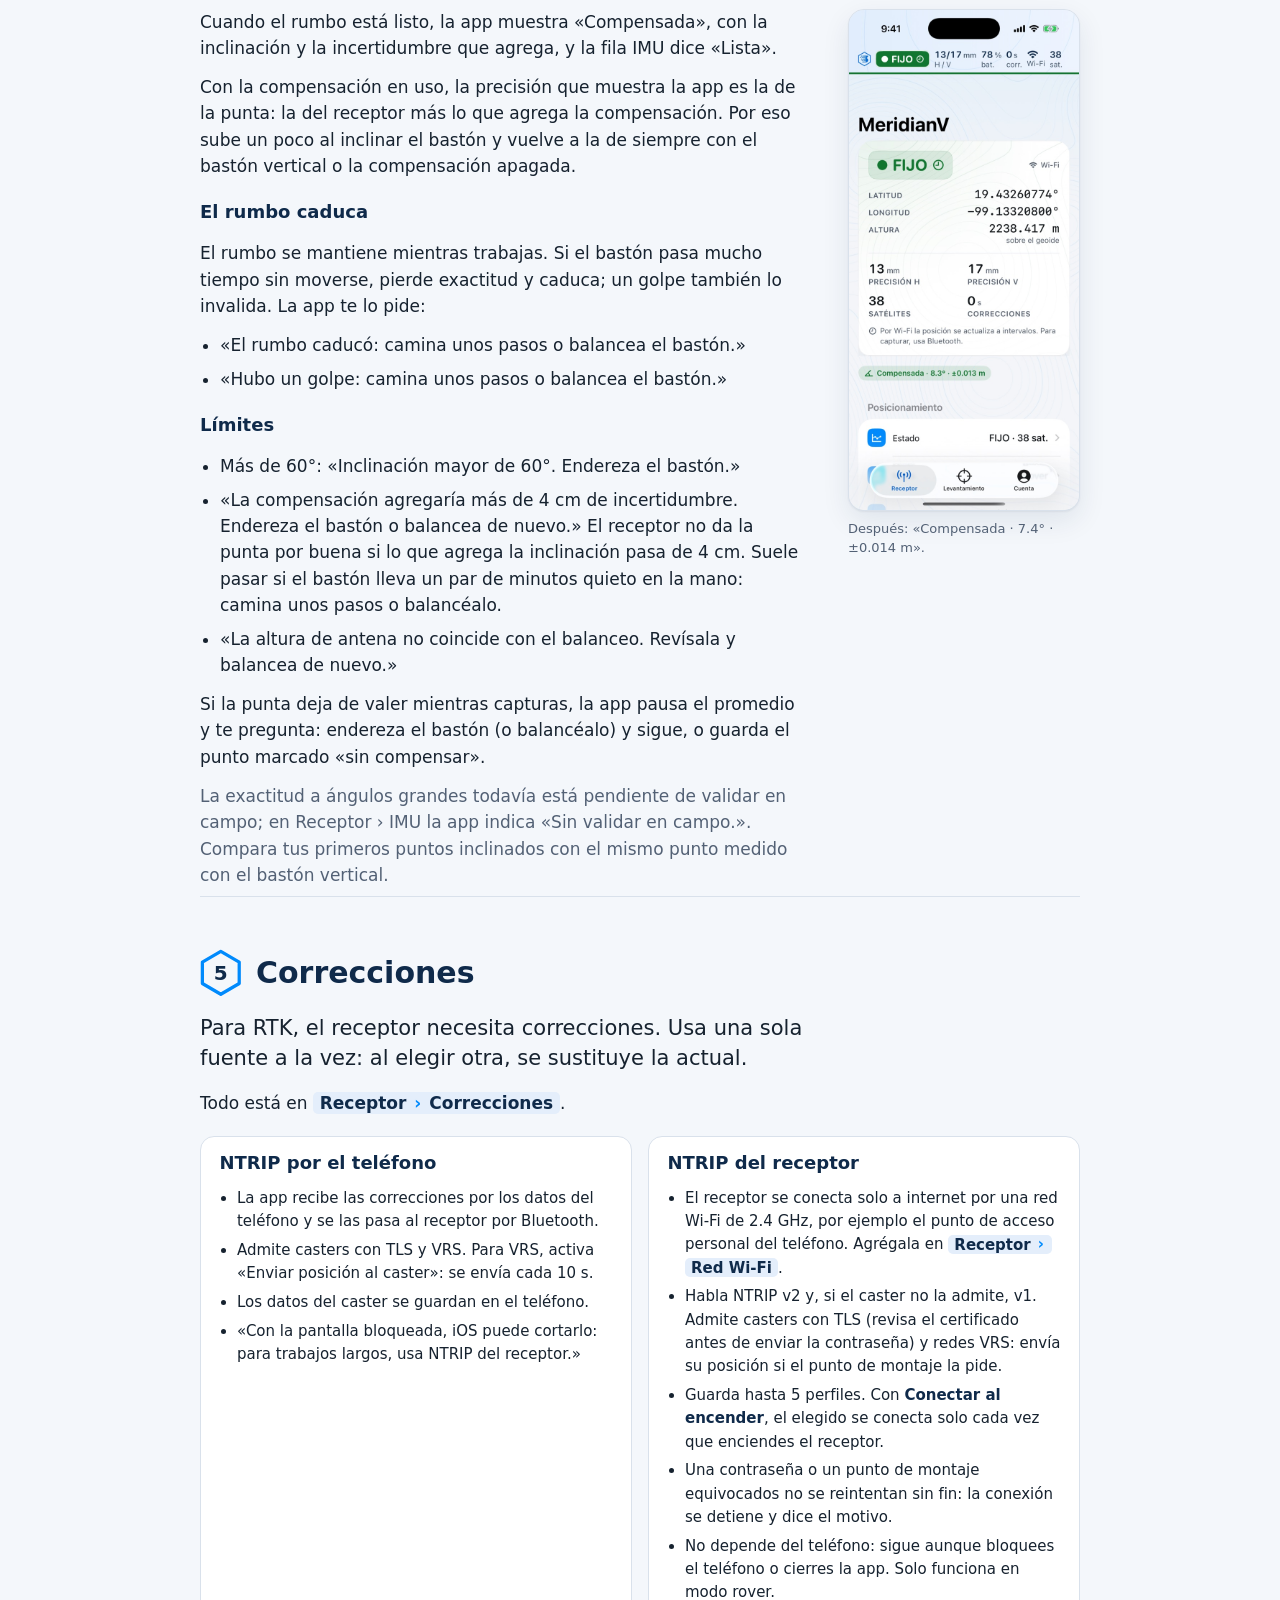
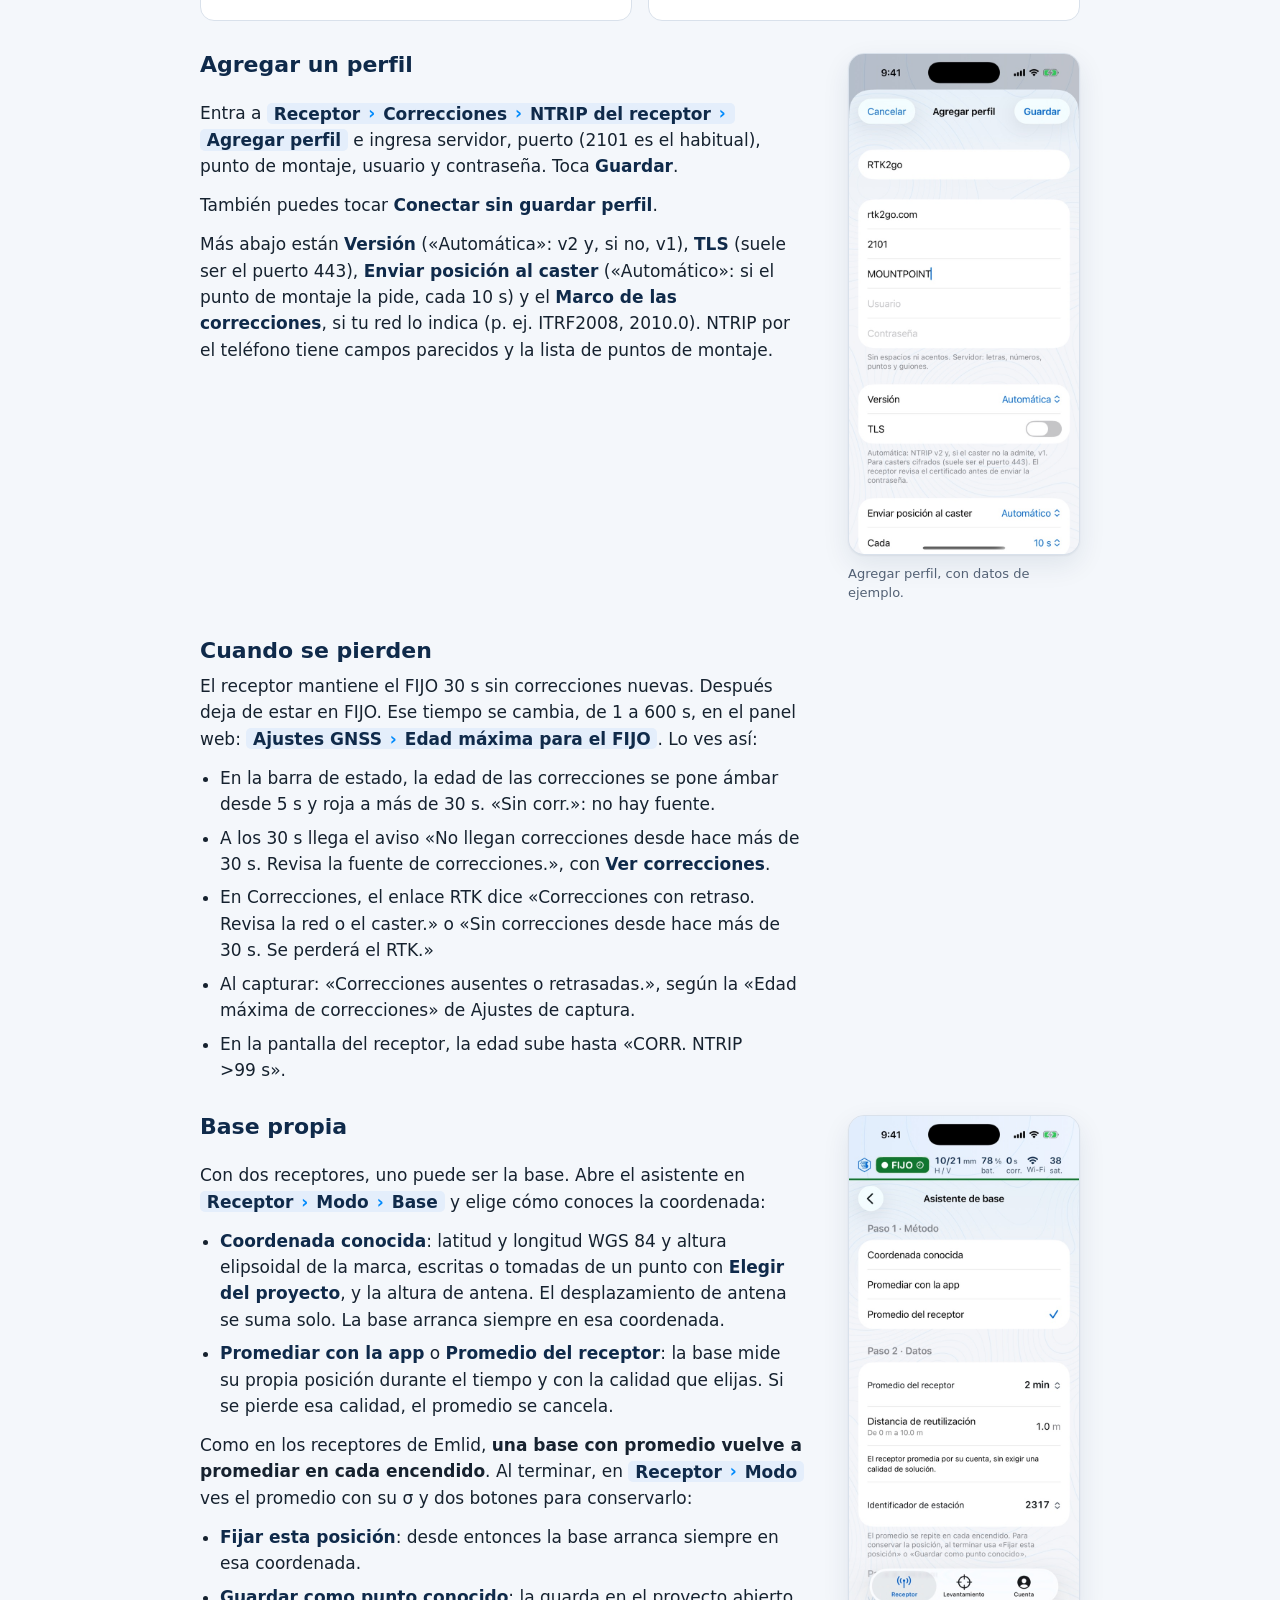
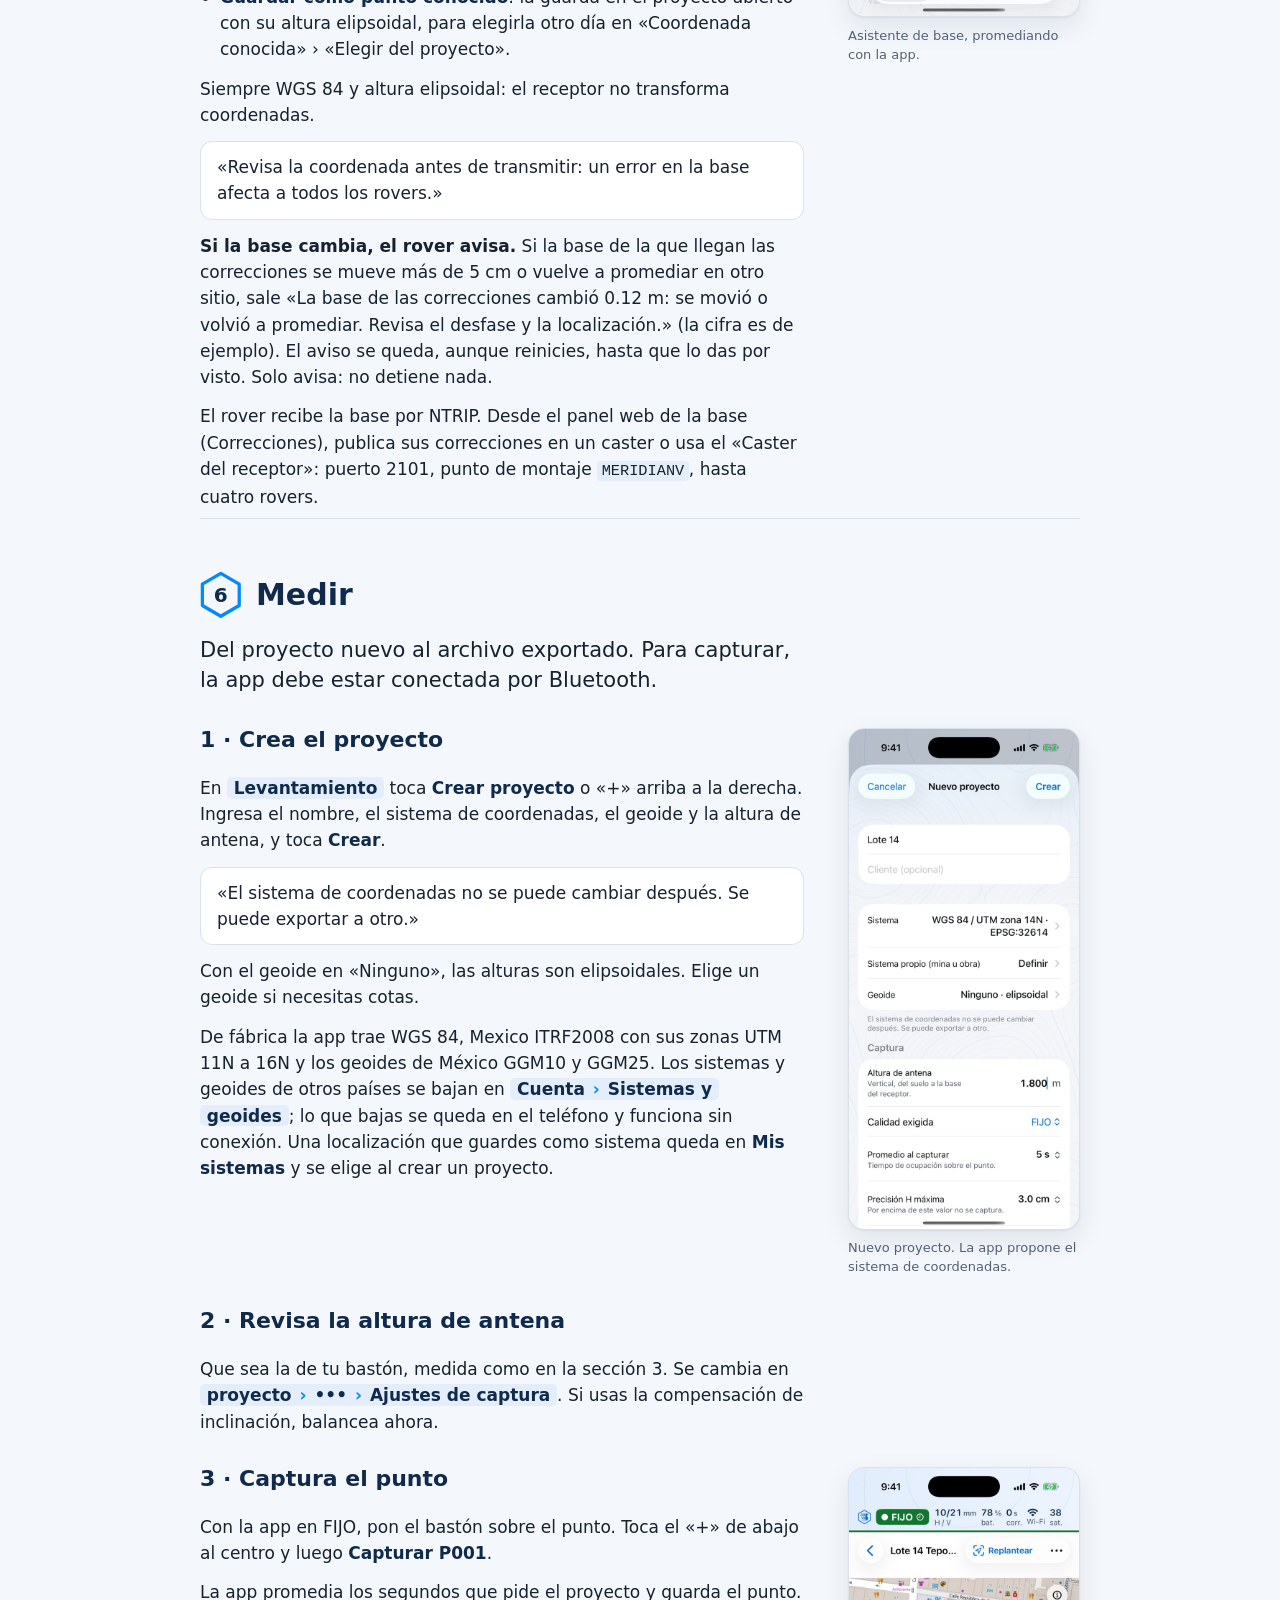
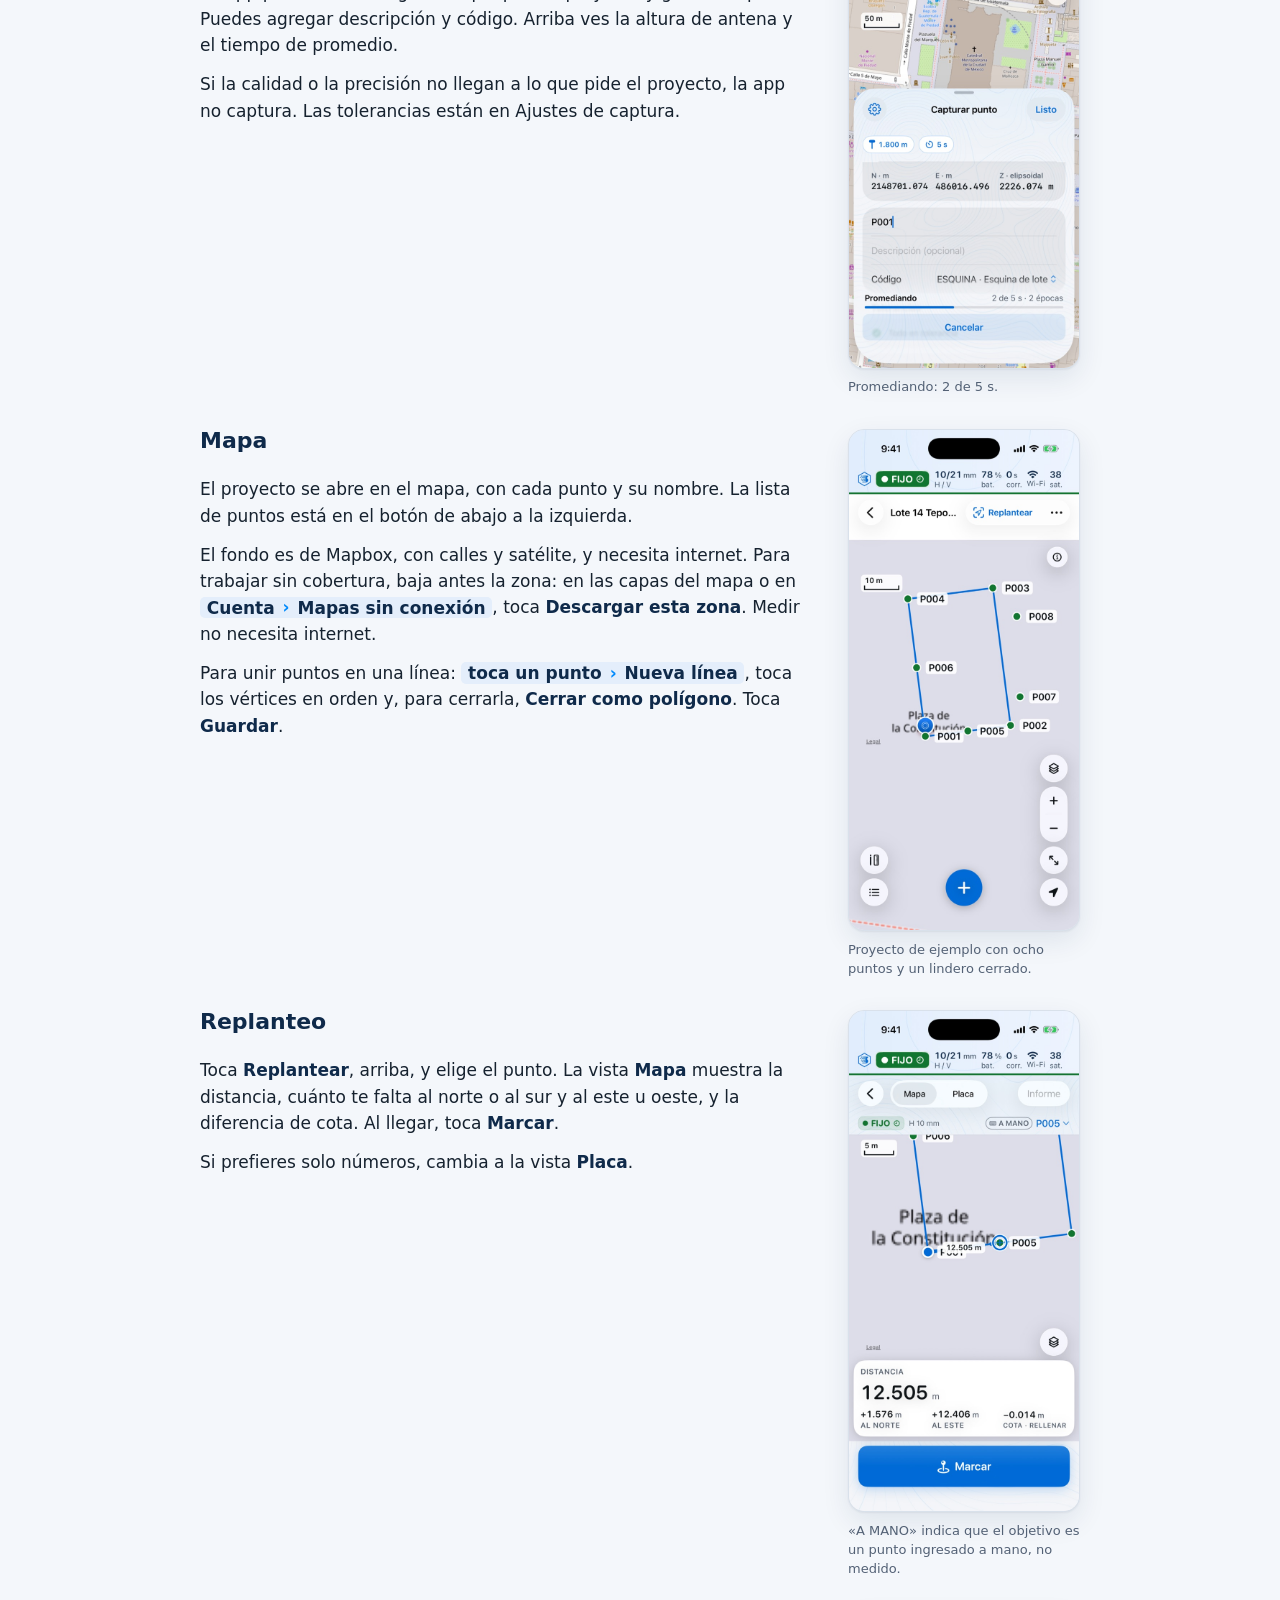
<file: docs/guia/index.html>
<!doctype html>
<html lang="es-MX">
<head>
<meta charset="utf-8">
<meta name="viewport" content="width=device-width, initial-scale=1">
<meta name="description" content="Guía rápida del receptor GNSS MeridianV con la app TresVizo Field para iPhone y Android: conectar, altura de antena, IMU, correcciones, medir, batería, firmware y posproceso.">
<link rel="icon" type="image/png" href="img/tresvizo-marca.png">
<title>Guía rápida MeridianV</title>
<style>

/* Manual de campo: una columna de lectura de 65 caracteres con las capturas en un riel a la derecha.
   La banda azul claro de arriba es la barra de estado de TresVizo Field; el hexágono marca los capítulos. */
:root {
  --bg: #F4F7FB;
  --surface: #FFFFFF;
  --ink: #16222F;
  --ink-2: #536175;
  --heading: #0F2A4A;
  --rule: #D9E1EB;
  --band: #E1EDFC;
  --band-2: #EDF4FE;
  --brand: #008AFC;
  --action: #006BD6;
  --on-action: #FFFFFF;
  --action-soft: #E4EEFB;
  --ok: #11762F;
  --warn: #9A5B00;
  --warn-soft: #F8EFE0;
  --danger: #A82A20;
  --info: #55606E;
  --contour: rgba(0, 138, 252, 0.09);
  --oled-bg: #040506;
  --oled-fg: #F1F6FB;
  --oled-bezel: #1B232C;
  --dwg-ink: #0F2A4A;
  --dwg-rx: #D3E4FA;
  --dwg-pole: #C4CFDC;
  --dwg-ground: #8D9AA9;
  --logo-filter: none;
  --shot-shadow: 0 1px 2px rgba(15, 42, 74, 0.06), 0 10px 28px rgba(15, 42, 74, 0.09);
  color-scheme: light;

  --f-display: "Barlow Semi Condensed", "Arial Narrow", "Roboto Condensed", sans-serif;
  --f-body: "IBM Plex Sans", "Segoe UI", -apple-system, system-ui, sans-serif;
  --f-mono: "IBM Plex Mono", ui-monospace, "SF Mono", Menlo, Consolas, monospace;
  --f-oled: "VT323", "Courier New", monospace;

  --t-xs: 0.8125rem;
  --t-s: 0.9375rem;
  --t-b: 1.0625rem;
  --t-m: 1.3125rem;
  --t-l: 1.875rem;
  --t-xl: clamp(2.5rem, 4.2vw + 1.2rem, 3.75rem);
}
/* Selector de teléfono: sin atributo en la raíz se ve iPhone. */
:root:not([data-os="android"]) [data-os="android"] { display: none !important; }
:root[data-os="android"] [data-os="ios"] { display: none !important; }

body {
  background: var(--bg);
  color: var(--ink);
  font-family: var(--f-body);
  font-size: var(--t-b);
  line-height: 1.55;
  -webkit-text-size-adjust: 100%;
}
@media (prefers-reduced-motion: no-preference) {
  html { scroll-behavior: smooth; }
}
* { box-sizing: border-box; }
img { max-width: 100%; height: auto; }
a { color: var(--action); text-underline-offset: 0.18em; }
:focus-visible { outline: 3px solid var(--brand); outline-offset: 3px; border-radius: 4px; }
h1, h2, h3, h4 { font-family: var(--f-display); color: var(--heading); line-height: 1.12; text-wrap: balance; margin: 0; }
p { margin: 0; }
strong { font-weight: 700; }
code, .mono { font-family: var(--f-mono); font-size: 0.9em; }
code { background: var(--action-soft); padding: 0.05em 0.3em; border-radius: 4px; overflow-wrap: anywhere; }

.wrap { max-width: 57rem; margin-inline: auto; padding-inline: 16px; }
[id] { scroll-margin-top: 72px; }

/* Barra de arriba: el sitio de la marca, como en la app */
.topbar {
  position: sticky;
  top: env(safe-area-inset-top, 0px);
  z-index: 10;
  background: var(--band);
  border-bottom: 1px solid var(--rule);
}
.topbar-in { display: flex; align-items: center; justify-content: space-between; gap: 12px; min-height: 52px; }
.topbar-brand { display: flex; align-items: center; gap: 10px; color: var(--heading); text-decoration: none; font-family: var(--f-display); font-weight: 600; font-size: 1.0625rem; min-width: 0; }
.topbar-brand img { width: 22px; height: auto; filter: var(--logo-filter); flex: none; }
.topbar-brand span { white-space: nowrap; overflow: hidden; text-overflow: ellipsis; }
.os-switch { display: inline-flex; padding: 3px; gap: 2px; border-radius: 999px; background: var(--surface); border: 1px solid var(--rule); flex: none; }
.os-switch button {
  font: 600 0.9375rem/1 var(--f-body);
  color: var(--ink-2);
  background: transparent;
  border: 0;
  border-radius: 999px;
  padding: 0.5rem 0.95rem;
  min-height: 36px;
  cursor: pointer;
}
.os-switch button[aria-pressed="true"] { background: var(--action); color: var(--on-action); }
.os-switch button:hover:not([aria-pressed="true"]) { color: var(--heading); }
@media (prefers-reduced-motion: no-preference) {
  .os-switch button { transition: background-color 0.15s ease, color 0.15s ease; }
}
@media (max-width: 380px) { .topbar-brand span { display: none; } }

/* Portada */
.masthead {
  background-color: var(--band-2);
  background-image:
    repeating-radial-gradient(ellipse 120% 90% at 92% 8%, transparent 0 21px, var(--contour) 21px 22px),
    repeating-radial-gradient(ellipse 80% 110% at 6% 120%, transparent 0 25px, var(--contour) 25px 26px);
  border-bottom: 1px solid var(--rule);
  padding-block: 2.75rem 2.5rem;
}
.masthead .logo { width: 132px; filter: var(--logo-filter); display: block; margin-bottom: 1.75rem; }
.eyebrow { font-family: var(--f-display); font-weight: 600; font-size: var(--t-s); letter-spacing: 0.06em; text-transform: uppercase; color: var(--action); }
.masthead h1 { font-size: var(--t-xl); font-weight: 700; letter-spacing: -0.01em; margin-top: 0.35rem; }
.lede { font-size: var(--t-m); line-height: 1.45; max-width: 36rem; margin-top: 1rem; color: var(--ink); }
.meta { margin-top: 1.25rem; font-size: var(--t-s); color: var(--ink-2); }
.os-hint { margin-top: 0.4rem; font-size: var(--t-s); color: var(--ink-2); }

/* Antes de salir + índice */
.intro { display: grid; gap: 2rem; padding-block: 2.5rem 1rem; }
@media (min-width: 760px) { .intro { grid-template-columns: minmax(0, 1fr) minmax(0, 1fr); gap: 3rem; } }
.intro h2 { font-size: var(--t-m); font-weight: 700; margin-bottom: 0.75rem; }
.needs { list-style: none; padding: 0; margin: 0; display: grid; gap: 0.6rem; }
.needs li { position: relative; padding-left: 1.6rem; }
.needs li::before { content: ""; position: absolute; left: 0.1rem; top: 0.42em; width: 0.8rem; height: 0.8rem; border: 2px solid var(--brand); border-radius: 3px; }
.toc ol { list-style: none; margin: 0; padding: 0; display: grid; gap: 0.15rem; counter-reset: toc; }
.toc li { counter-increment: toc; }
.toc a { display: flex; gap: 0.75rem; padding: 0.3rem 0; text-decoration: none; color: var(--ink); border-bottom: 1px solid var(--rule); }
.toc a::before { content: counter(toc); font-family: var(--f-display); font-weight: 700; color: var(--brand); min-width: 1.4rem; }
.toc a:hover { color: var(--action); }

/* En una mirada: los datos que se buscan en campo */
.glance { padding-block: 1.5rem 0.5rem; }
.glance h2 { font-size: var(--t-m); font-weight: 700; margin-bottom: 0.75rem; }
.glance dl { margin: 0; display: grid; grid-template-columns: repeat(auto-fit, minmax(15rem, 1fr)); border-top: 1px solid var(--rule); border-left: 1px solid var(--rule); }
.glance dl > div { padding: 0.75rem 0.9rem; border-right: 1px solid var(--rule); border-bottom: 1px solid var(--rule); background: var(--surface); min-width: 0; }
.glance dt { font-family: var(--f-display); font-weight: 600; font-size: var(--t-xs); letter-spacing: 0.06em; text-transform: uppercase; color: var(--ink-2); }
.glance dd { margin: 0.2rem 0 0; font-size: var(--t-s); line-height: 1.45; }
.glance dd b { font-family: var(--f-display); font-size: 1.125rem; color: var(--heading); }

/* Capítulos */
.chapter { padding-block: 3.25rem 0.5rem; }
.chapter + .chapter { border-top: 1px solid var(--rule); }
.chapter-head { display: flex; align-items: center; gap: 0.9rem; margin-bottom: 1rem; }
.chapter-head h2 { font-size: var(--t-l); font-weight: 700; }
.hexno { position: relative; flex: none; width: 2.6rem; height: 2.98rem; }
.hexno svg { position: absolute; inset: 0; width: 100%; height: 100%; }
.hexno span { position: absolute; left: 0; right: 0; top: 50%; transform: translateY(-50%); text-align: center; font-family: var(--f-display); font-weight: 700; font-size: 1.25rem; color: var(--heading); line-height: 1; }
.chapter-lede { font-size: var(--t-m); line-height: 1.45; max-width: 38rem; color: var(--ink); }
.chapter h3 { font-size: 1.375rem; font-weight: 700; margin-top: 2.25rem; margin-bottom: 0.6rem; }
.chapter h4 { font-size: 1.125rem; font-weight: 600; margin-bottom: 0.35rem; }

.prose { max-width: 38rem; display: grid; gap: 0.8rem; }
.prose ul, .prose ol { margin: 0; padding-left: 1.25rem; display: grid; gap: 0.45rem; }
.muted { color: var(--ink-2); }
.small { font-size: var(--t-s); }

/* Ruta de menús y textos de la app */
.route {
  font-weight: 700;
  color: var(--heading);
  background: var(--action-soft);
  padding: 0.05em 0.4em;
  border-radius: 5px;
  -webkit-box-decoration-break: clone;
  box-decoration-break: clone;
}
.route i { font-style: normal; color: var(--brand); padding-inline: 0.12em; }
.ui { font-weight: 700; color: var(--heading); }
.say {
  background: var(--surface);
  border: 1px solid var(--rule);
  border-radius: 12px;
  padding: 0.75rem 1rem;
  max-width: 38rem;
}

/* Paso con captura al lado */
.step { display: grid; gap: 1.25rem; margin-top: 2rem; align-items: start; }
.step > .prose { min-width: 0; }
@media (min-width: 760px) {
  .step.has-shot { grid-template-columns: minmax(0, 1fr) 14.5rem; gap: 2.75rem; }
}
.shot { margin: 0; max-width: 16.5rem; }
.shot img { display: block; width: 100%; border-radius: 16px; border: 1px solid var(--rule); box-shadow: var(--shot-shadow); background: var(--surface); }
.shot figcaption { margin-top: 0.6rem; font-size: var(--t-xs); line-height: 1.45; color: var(--ink-2); }

/* Listas de pasos: solo donde el orden importa */
.steps { list-style: none; margin: 0; padding: 0; display: grid; gap: 0.9rem; counter-reset: paso; max-width: 38rem; }
.steps > li { counter-increment: paso; position: relative; padding-left: 2.4rem; }
.steps > li::before {
  content: counter(paso);
  position: absolute; left: 0; top: 0.05rem;
  width: 1.65rem; height: 1.65rem; border-radius: 50%;
  background: var(--action); color: var(--on-action);
  font: 700 0.9375rem/1.65rem var(--f-display); text-align: center;
}

/* Avisos de la guía */
.note { background: var(--action-soft); border-radius: 12px; padding: 0.9rem 1.1rem; max-width: 38rem; display: grid; gap: 0.4rem; }
.note.warn { background: var(--warn-soft); }
.note-title { font-family: var(--f-display); font-weight: 700; font-size: 1.0625rem; color: var(--heading); }
.note.warn .note-title { color: var(--warn); }

/* El botón */
.press { display: grid; gap: 0; max-width: 38rem; margin-top: 0.5rem; border-top: 1px solid var(--rule); }
.press > div { display: grid; grid-template-columns: 4.5rem minmax(0, 1fr); gap: 1rem; padding-block: 0.85rem; border-bottom: 1px solid var(--rule); align-items: baseline; }
.press .dur { font-family: var(--f-display); font-weight: 700; font-size: 2rem; line-height: 1; color: var(--action); font-variant-numeric: tabular-nums; }
.press .dur small { font-size: 1rem; font-weight: 600; margin-left: 0.1em; }
.press h4 { margin-bottom: 0.15rem; }

/* Pantalla del receptor: imagen a la izquierda y su leyenda */
.oled-row { display: grid; gap: 2rem; margin-top: 1.25rem; align-items: start; }
@media (min-width: 820px) { .oled-row { grid-template-columns: auto minmax(0, 1fr); gap: 2.5rem; } }
.oled-fig { margin: 0; }
.oled-fig figcaption { margin-top: 0.9rem; font-size: var(--t-xs); color: var(--ink-2); max-width: 22rem; }
.oled-key { margin: 0; display: grid; gap: 0.85rem; max-width: 30rem; }
.oled-key > div { display: grid; gap: 0.2rem; }
.oled-key dt { font-weight: 700; color: var(--heading); }
.oled-key dd { margin: 0; color: var(--ink); }
.chip {
  font-family: var(--f-oled);
  font-weight: 400;
  font-size: 1.25rem;
  line-height: 1;
  letter-spacing: 0.05em;
  background: var(--oled-bg);
  color: var(--oled-fg);
  padding: 0.12em 0.4em 0.08em;
  border-radius: 3px;
  box-shadow: 0 0 0 1px var(--oled-bezel);
  white-space: nowrap;
}

/* Pantalla del receptor: vistas previas del dibujo del firmware (tools/oled_preview), 128 × 64 a 4× */
.oled-pic { display: block; width: 20rem; max-width: 100%; height: auto; border: 7px solid var(--oled-bezel); border-radius: 6px; image-rendering: pixelated; }
.oled-pic.sm { width: 12.5rem; border-width: 5px; }
.oled-grid { display: grid; grid-template-columns: repeat(auto-fill, minmax(13.5rem, 1fr)); gap: 1.25rem 1.5rem; margin-top: 1.75rem; }
.oled-grid figure { margin: 0; }
.oled-grid figcaption { font-size: var(--t-xs); color: var(--ink-2); margin-top: 0.45rem; max-width: 13rem; }

/* Dos columnas comparadas (correcciones) */
.pair { display: grid; gap: 1rem; margin-top: 1.25rem; }
@media (min-width: 640px) { .pair { grid-template-columns: minmax(0, 1fr) minmax(0, 1fr); } }
.pair > div { background: var(--surface); border: 1px solid var(--rule); border-radius: 14px; padding: 1rem 1.15rem; display: grid; gap: 0.5rem; align-content: start; min-width: 0; }
.pair ul { margin: 0; padding-left: 1.1rem; display: grid; gap: 0.35rem; font-size: var(--t-s); }

/* Dibujo de la altura de antena */
.dwg-fig { margin: 1.5rem 0 0; display: grid; gap: 1.25rem; }
@media (min-width: 760px) { .dwg-fig { grid-template-columns: minmax(0, 27rem) minmax(0, 1fr); gap: 2.5rem; align-items: end; } }
.dwg { width: 100%; height: auto; display: block; background: var(--surface); border: 1px solid var(--rule); border-radius: 14px; }
.dwg-key { display: grid; gap: 1rem; max-width: 24rem; }
.dwg-key div { display: grid; grid-template-columns: 5.2rem minmax(0, 1fr); gap: 0.75rem; align-items: baseline; }
.dwg-key b { font-family: var(--f-display); font-size: 1.5rem; font-weight: 700; line-height: 1; }
.dwg-key .k1 { color: var(--action); }
.dwg-key .k2 { color: var(--heading); }
@media screen {
  .dwg .s-ink { stroke: var(--dwg-ink); }
  .dwg .s-act { stroke: var(--action); }
  .dwg .s-ground { stroke: var(--dwg-ground); }
  .dwg .s-rule { stroke: var(--ink-2); }
  .dwg .f-rx { fill: var(--dwg-rx); }
  .dwg .f-pole { fill: var(--dwg-pole); }
  .dwg .f-surf { fill: var(--surface); }
  .dwg .f-act { fill: var(--action); }
  .dwg .f-head { fill: var(--heading); }
  .dwg .f-ink2 { fill: var(--ink-2); }
  .hexno .s-brand { stroke: var(--brand); }
}

/* Problemas frecuentes */
.issues { margin-top: 1.5rem; display: grid; gap: 0; border-top: 1px solid var(--rule); }
.issue { display: grid; gap: 0.35rem; padding-block: 0.9rem; border-bottom: 1px solid var(--rule); }
@media (min-width: 760px) { .issue { grid-template-columns: minmax(0, 1.25fr) minmax(0, 1fr); gap: 2rem; } }
.issue .msg { font-weight: 700; color: var(--heading); }
.issue .btn { display: inline-block; font-size: var(--t-xs); font-weight: 700; color: var(--action); border: 1px solid var(--action); border-radius: 999px; padding: 0.05rem 0.55rem; margin-top: 0.3rem; }
.issue .fix { color: var(--ink); }
.lvl { display: inline-block; font-family: var(--f-display); font-size: var(--t-xs); font-weight: 700; letter-spacing: 0.05em; text-transform: uppercase; margin-right: 0.4rem; }
.lvl.e { color: var(--danger); }
.lvl.w { color: var(--warn); }
.lvl.i { color: var(--info); }
.issues-group { font-size: 1.125rem; margin-top: 2rem; }

.cmd { font-family: var(--f-mono); font-size: var(--t-s); background: var(--surface); border: 1px solid var(--rule); border-radius: 10px; padding: 0.7rem 0.9rem; overflow-x: auto; white-space: pre; max-width: 38rem; }

.foot { border-top: 1px solid var(--rule); margin-top: 3.5rem; padding-block: 1.5rem 3rem; font-size: var(--t-s); color: var(--ink-2); display: flex; flex-wrap: wrap; gap: 0.5rem 1.5rem; align-items: center; }
.foot img { width: 90px; filter: var(--logo-filter); }

/* PDF y papel: carta, siempre en tema claro, sin el selector */
@page {
  size: letter;
  margin: 17mm 16mm 18mm 16mm;
  @bottom-right { content: counter(page) " / " counter(pages); font-family: "IBM Plex Sans", sans-serif; font-size: 8.5pt; color: #536175; }
  @bottom-left { font-family: "IBM Plex Sans", sans-serif; font-size: 8.5pt; color: #536175; }
}
@page :first { @bottom-left { content: none; } @bottom-right { content: none; } }
@media print {
  :root {
    --bg: #FFFFFF;
    --surface: #FFFFFF;
    --ink: #16222F;
    --ink-2: #536175;
    --heading: #0F2A4A;
    --rule: #D9E1EB;
    --band: #E1EDFC;
    --band-2: #EDF4FE;
    --brand: #008AFC;
    --action: #006BD6;
    --on-action: #FFFFFF;
    --action-soft: #E4EEFB;
    --ok: #11762F;
    --warn: #9A5B00;
    --warn-soft: #F8EFE0;
    --danger: #A82A20;
    --info: #55606E;
    --contour: rgba(0, 138, 252, 0.09);
    --oled-bezel: #1B232C;
    --dwg-ink: #0F2A4A;
    --dwg-rx: #D3E4FA;
    --dwg-pole: #C4CFDC;
    --dwg-ground: #8D9AA9;
    --logo-filter: none;
    --shot-shadow: none;
    color-scheme: light;
  }
  html { font-size: 10pt; }
  body { background: #FFFFFF; line-height: 1.45; }
  .topbar, .os-hint { display: none !important; }
  .wrap { max-width: none; padding-inline: 0; }
  .masthead { padding: 7mm 8mm 6mm; border: 0; border-radius: 3mm; background-image: none; }
  .masthead .logo { width: 30mm; margin-bottom: 5mm; }
  .masthead h1 { font-size: 28pt; }
  .lede { font-size: 12.5pt; }
  .intro { grid-template-columns: 1fr 1fr; gap: 10mm; padding-block: 6mm 0; }
  .needs { gap: 1.2mm; }
  .glance { padding-block: 6mm 0; }
  .glance dl > div { padding: 2mm 3mm; }
  .glance dl { grid-template-columns: 1fr 1fr 1fr; }
  .glance dl > div { break-inside: avoid; }
  .toc a::after { content: leader(".") target-counter(attr(href), page); color: #536175; }
  .toc a { display: block; border-bottom: 0; padding: 0.15rem 0; }
  .toc a::before { display: inline-block; }
  .chapter { padding-block: 9mm 0; }
  .chapter + .chapter { border-top: 0.6pt solid #D9E1EB !important; margin-top: 6mm; }
  #receptor { break-before: page; padding-top: 0; }
  .chapter-head, .chapter-lede, .chapter-lede + .prose { break-after: avoid; }
  h3, h4 { break-after: avoid; }
  .chapter h3 { margin-top: 7mm; }
  .step { margin-top: 6mm; break-inside: avoid; }
  .step.has-shot { grid-template-columns: minmax(0, 1fr) 55mm; gap: 8mm; }
  .shot { max-width: 55mm; width: 55mm; }
  .shot img { width: 55mm; border-radius: 3mm; box-shadow: none; }
  .steps > li, .press > div, .issue, .oled-row, .oled-grid figure, .dwg-fig, .pair > div, .note, .say { break-inside: avoid; }
  .oled-row { grid-template-columns: auto minmax(0, 1fr); gap: 8mm; }
  .oled-pic { width: 62mm; }
  .oled-pic.sm { width: 40mm; }
  .oled-grid { grid-template-columns: repeat(3, 1fr); gap: 4mm 6mm; }
  .oled-grid figure { break-inside: avoid; }
  .dwg-fig { grid-template-columns: 82mm minmax(0, 1fr); gap: 8mm; align-items: end; }
  .issue { grid-template-columns: minmax(0, 1.25fr) minmax(0, 1fr); gap: 6mm; padding-block: 2.2mm; }
  .issues-group { margin-top: 6mm; }
  .pair { grid-template-columns: 1fr 1fr; }
  .foot { margin-top: 10mm; padding-block: 4mm 0; }
  a { color: inherit; text-decoration: none; }
}
@media (prefers-reduced-motion: reduce) {
  *, *::before, *::after { transition: none !important; animation: none !important; scroll-behavior: auto !important; }
}
</style>
<style>
/* Añadido por el sitio: página completa sin margen, descargas bajo el título y navegación en el pie */
/* Fuentes del sistema, las mismas de docs/assets/sitio.css: la página no carga tipografías de terceros */
:root {
  --f-display: "Avenir Next Condensed", "Roboto Condensed", "sans-serif-condensed", "Arial Narrow", system-ui, -apple-system, "Segoe UI", Roboto, sans-serif;
  --f-body: system-ui, -apple-system, "Segoe UI", Roboto, "Helvetica Neue", "Noto Sans", Arial, sans-serif;
  --f-mono: ui-monospace, "SF Mono", Menlo, Consolas, "Liberation Mono", monospace;
  --f-oled: ui-monospace, "SF Mono", Menlo, Consolas, "Liberation Mono", monospace;
}
body { margin: 0; }
.downloads { margin-top: 1rem; display: flex; flex-wrap: wrap; gap: 0.5rem 0.75rem; align-items: center; font-size: var(--t-s); }
.downloads span { color: var(--ink-2); }
.downloads a { display: inline-flex; align-items: center; min-height: 40px; padding: 0.35rem 0.9rem; border: 1px solid var(--action); border-radius: 999px; font-weight: 600; text-decoration: none; }
.downloads a:hover { background: var(--action-soft); }
.site-nav { display: flex; flex-wrap: wrap; gap: 0.25rem 1.25rem; width: 100%; }
.site-nav a { display: inline-block; padding-block: 0.35rem; text-decoration: none; }
.site-nav a:hover { text-decoration: underline; }
@media print { .downloads, .site-nav { display: none !important; } }
</style>
</head>
<body>
<script>
(function () {
  var root = document.documentElement;
  var KEY = "guia-meridianv-os";
  function syncButtons(os) {
    var buttons = document.querySelectorAll("[data-set-os]");
    for (var i = 0; i < buttons.length; i++) {
      buttons[i].setAttribute("aria-pressed", String(buttons[i].getAttribute("data-set-os") === os));
    }
  }
  function apply(os, remember) {
    root.setAttribute("data-os", os);
    syncButtons(os);
    if (remember) { try { localStorage.setItem(KEY, os); } catch (e) {} }
  }
  var start = "ios";
  if (location.hash === "#android") {
    start = "android";
  } else {
    try {
      var saved = localStorage.getItem(KEY);
      if (saved === "ios" || saved === "android") { start = saved; }
    } catch (e) {}
  }
  root.setAttribute("data-os", start);
  document.addEventListener("DOMContentLoaded", function () { syncButtons(root.getAttribute("data-os")); });
  document.addEventListener("click", function (event) {
    var button = event.target.closest ? event.target.closest("[data-set-os]") : null;
    if (button) { apply(button.getAttribute("data-set-os"), true); }
  });
  window.addEventListener("hashchange", function () {
    if (location.hash === "#android") { apply("android", true); }
  });
})();
</script>

<div class="topbar">
  <div class="wrap topbar-in">
    <a class="topbar-brand" href="#inicio"><img src="img/tresvizo-marca.png" alt="" width="385" height="444"><span>Guía rápida MeridianV</span></a>
    <div class="os-switch" role="group" aria-label="Tu teléfono">
      <button type="button" id="os-ios" data-set-os="ios" aria-pressed="true">iPhone</button>
      <button type="button" id="os-android" data-set-os="android" aria-pressed="false">Android</button>
    </div>
  </div>
</div>

<header class="masthead" id="inicio">
  <div class="wrap">
    <img class="logo" src="img/tresvizo-logo.png" alt="TresVizo" width="990" height="444">
    <p class="eyebrow">Receptor GNSS · TresVizo Field</p>
    <h1>Guía rápida MeridianV</h1>
    <p class="lede">Lo del primer día en campo: encender el receptor, conectarlo a la app, ingresar la altura de antena, activar la compensación de inclinación y capturar tu primer punto.</p>
    <p class="meta">Aplica al firmware 1.0.x del receptor · Octubre de 2026 · <span data-os="ios">Edición para iPhone</span><span data-os="android">Edición para Android</span></p>
    <p class="os-hint">Elige tu teléfono en la barra de arriba: cambian las capturas y las rutas de menú.</p>
    <p class="downloads"><span>Para imprimir:</span><a href="guia-meridianv-iphone.pdf" download>PDF para iPhone</a><a href="guia-meridianv-android.pdf" download>PDF para Android</a></p>
  </div>
</header>

<div class="wrap intro">
  <section aria-labelledby="t-necesitas">
    <h2 id="t-necesitas">Lo que necesitas</h2>
    <ul class="needs">
      <li>El receptor MeridianV cargado. Se carga por USB-C.</li>
      <li>Un teléfono con TresVizo Field: iPhone con iOS 26.2 o posterior, o Android 8.0 o posterior.</li>
      <li>Un bastón con rosca de 5/8" o una base nivelante, y su altura.</li>
      <li>Para RTK: los datos de tu servicio NTRIP (servidor, puerto, punto de montaje, usuario y contraseña) o un segundo receptor como base.</li>
      <li>Para posproceso: una microSD en FAT32.</li>
    </ul>
  </section>
  <nav class="toc" aria-labelledby="t-contenido">
    <h2 id="t-contenido">Contenido</h2>
    <ol>
      <li><a href="#receptor">El receptor</a></li>
      <li><a href="#conectar">Conectar la app</a></li>
      <li><a href="#altura">Altura de antena</a></li>
      <li><a href="#imu">Compensación de inclinación</a></li>
      <li><a href="#correcciones">Correcciones</a></li>
      <li><a href="#medir">Medir</a></li>
      <li><a href="#bateria">Batería del receptor</a></li>
      <li><a href="#firmware">Actualizar el firmware</a></li>
      <li><a href="#ppk">Grabar para posproceso</a></li>
      <li><a href="#problemas">Problemas frecuentes</a></li>
    </ol>
  </nav>
</div>

<div class="wrap">
  <section class="glance" aria-labelledby="t-mirada">
    <h2 id="t-mirada">En una mirada</h2>
    <dl>
      <div><dt>Botón</dt><dd><b>1&nbsp;s</b> encender · <b>corto</b> cambia de página · <b>2&nbsp;s</b> apagar</dd></div>
      <div><dt>Red Wi-Fi del receptor</dt><dd><b>MeridianV-XXXXXX</b><br>Contraseña de fábrica <code>TresVizoRTK</code></dd></div>
      <div><dt>Panel web</dt><dd><b>192.168.4.1</b><br>desde la red del receptor</dd></div>
      <div><dt>Altura de antena</dt><dd>Del suelo a la <b>base del receptor</b>. La app suma 0.116&nbsp;m.</dd></div>
      <div><dt>Inclinación</dt><dd>Hasta <b>60°</b>. La IMU sale calibrada de fábrica; balancea con RTK fijo.</dd></div>
      <div><dt>Sin correcciones</dt><dd>El FIJO se sostiene <b>30&nbsp;s</b> (ajustable de 1 a 600&nbsp;s); después se pierde.</dd></div>
    </dl>
  </section>
</div>

<main class="wrap">

<!-- 1 · El receptor -->
<section class="chapter" id="receptor" aria-labelledby="h-receptor">
  <div class="chapter-head">
    <span class="hexno" aria-hidden="true"><svg viewBox="0 0 28 32"><path class="s-brand" d="M14 1.6 26.4 8.8v14.4L14 30.4 1.6 23.2V8.8Z" fill="none" stroke="#008AFC" stroke-width="2.2" stroke-linejoin="round"/></svg><span>1</span></span>
    <h2 id="h-receptor">El receptor</h2>
  </div>
  <p class="chapter-lede">El MeridianV tiene un solo botón, en la cara plana del frente, una pantalla pequeña y un puerto USB-C. Lo demás se hace desde la app.</p>

  <h3>El botón</h3>
  <div class="press">
    <div>
      <span class="dur">1<small>s</small></span>
      <div><h4>Encender</h4><p>Con el receptor apagado, mantén presionado el botón 1&nbsp;s.</p></div>
    </div>
    <div>
      <span class="dur">corto</span>
      <div><h4>Cambiar de página</h4><p>Un toque corto pasa de la pantalla principal a la de la red Wi-Fi, luego a la del receptor y de vuelta a la principal. Si la pantalla está atenuada, el toque solo la despierta.</p></div>
    </div>
    <div>
      <span class="dur">2<small>s</small></span>
      <div><h4>Apagar</h4><p>Mantenlo presionado: la pantalla dice «APAGAR» y llena una barra. A los 2&nbsp;s dice «APAGANDO» y «SUELTA EL BOTON»: suéltalo. El receptor cierra la grabación, si hay una, y se apaga. Si sueltas antes de los 2&nbsp;s, no pasa nada.</p></div>
    </div>
    <div>
      <span class="dur">10<small>s</small></span>
      <div><h4>Reiniciar</h4><p>Si no responde, mantenlo presionado 10&nbsp;s: se reinicia en vez de apagarse. Por eso, para apagar, suelta en cuanto veas «APAGANDO».</p></div>
    </div>
  </div>
  <div class="prose" style="margin-top:1rem">
    <p><strong>Grabar sin el teléfono</strong>: da <strong>cinco toques cortos seguidos</strong> para iniciar la grabación para posproceso; la pantalla dice «GRABANDO». Otros cinco toques la detienen: «GRAB. DETENIDA».</p>
    <p><strong>Si no puedes entrar a la red del receptor</strong> (olvidaste la contraseña que pusiste o apagaste el Bluetooth): da <strong>siete toques cortos seguidos</strong>. La pantalla pregunta «¿Reiniciar la red?»; mantén el botón 2&nbsp;s. El receptor se reinicia con la contraseña Wi-Fi de fábrica y el Bluetooth encendido, y la página de red de la pantalla enseña la contraseña. La base, los perfiles NTRIP, las redes guardadas y tus datos se conservan.</p>
    <p><strong>Para restablecer todo de fábrica</strong>: con esa pregunta en la pantalla, da otros cinco toques cortos; la pregunta cambia a la de restablecer de fábrica. Mantén el botón 2&nbsp;s para confirmar o da un toque corto para cancelar. Borra las redes, los perfiles NTRIP, la base y las preferencias; conserva las grabaciones y la calibración de la IMU. También se puede hacer desde el panel del receptor, en Diagnóstico.</p>
    <p>Si apagas con el cable USB conectado, el receptor queda en reposo de carga: la pantalla dice «CARGANDO» y «Receptor en reposo». Solo carga. Para encenderlo, mantén el botón 1&nbsp;s.</p>
  </div>

  <h3>La pantalla</h3>
  <div class="prose">
    <p>Al encender verás el logo y una lista de comprobación: GNSS, Bluetooth, Wi-Fi, memoria, inclinación y batería. Después sale la pantalla principal. La pantalla no se apaga sola: tras 60&nbsp;s sin cambios baja el brillo y se despierta con un toque corto.</p>
  </div>
  <div class="oled-row">
    <figure class="oled-fig">
      <img class="oled-pic" src="img/oled/01-fijo-12mm.png" width="512" height="256" alt="Pantalla principal: arriba los iconos de Bluetooth y Wi-Fi, 74E828 y la batería al 85 %; en grande FIJO, H 12 mm y V 17 mm; abajo 31/38 satélites y NTRIP 1.2 s.">
      <figcaption>Pantalla principal en RTK fijo. Vista previa del dibujo del firmware 1.0.0, ampliada.</figcaption>
    </figure>
    <dl class="oled-key">
      <div><dt>Arriba</dt><dd>A la izquierda, los iconos que aplican: Bluetooth (un teléfono conectado), Wi-Fi (conectado a una red, o alguien conectado a la red del receptor), grabación (parpadea mientras graba) e inclinación (fija si la compensación está lista, parpadea si no). En medio, la terminación del nombre del receptor, <span class="chip">74E828</span>. A la derecha, el rayo al cargar y la batería con su porcentaje, el mismo que en la app.</dd></div>
      <div><dt>La calidad</dt><dd><span class="chip">FIJO</span>, <span class="chip">FLOTANTE</span>, <span class="chip">DGPS</span>, <span class="chip">AUTONOMO</span>, <span class="chip">SIN POS.</span> o <span class="chip">SIN DATOS</span> (el módulo GNSS todavía no manda nada). Al pasar a FIJO la pantalla destella.</dd></div>
      <div><dt>H y V</dt><dd>La precisión en planta y en vertical que muestran también las apps: en milímetros y, desde un metro, en metros. Con la compensación de inclinación en uso, es la de la punta del bastón. «--»: sin dato.</dd></div>
      <div><dt>Satélites y correcciones</dt><dd><span class="chip">31/38</span>: satélites rastreados y visibles. Luego la fuente de las correcciones y su edad: «NTRIP» (NTRIP del receptor), «Tel.» (NTRIP por el teléfono) o «Radio»; «Sin corr.» si no hay. Pasados 99&nbsp;s dice «&gt;99 s».</dd></div>
      <div><dt>Última línea</dt><dd>La grabación y el estado de la inclinación, que se turnan cada 3&nbsp;s («INCL: LISTA», «INCL: CAMINA/BALANCEA»…). Con la batería baja, el aviso ocupa la línea en negativo.</dd></div>
    </dl>
  </div>
  <div class="oled-grid">
    <figure><img class="oled-pic sm" src="img/oled/15-pagina-red.png" width="512" height="256" loading="lazy" alt="Página RED WI-FI: MeridianV-74E828, Panel 192.168.4.1, Conectados 0; INTERNET Obra-4G, IP 192.168.43.17."><figcaption>Página de la red (un toque): la red del receptor, su panel, los conectados y, si se unió a otra red, cuál y su IP.</figcaption></figure>
    <figure><img class="oled-pic sm" src="img/oled/16-pagina-receptor.png" width="512" height="256" loading="lazy" alt="Página RECEPTOR: número de serie MV-441BF674E828, Firmware 1.0.0, Batería 85 %, Quedan 5 h 20 min, Encendido 02:13:05, Bluetooth conectado."><figcaption>Página del receptor (dos toques): número de serie, versión del firmware, batería y tiempo que queda. Vuelve sola a la principal a los 30&nbsp;s.</figcaption></figure>
    <figure><img class="oled-pic sm" src="img/oled/20-arranque.png" width="512" height="256" loading="lazy" alt="Arranque: MeridianV-74E828, Iniciando 1.0.0, GNSS ESPERA, Bluetooth OK, Wi-Fi OK, Memoria OK, Inclinación OK, Batería 85 %."><figcaption>Al encender: la lista de comprobación, con la versión del firmware.</figcaption></figure>
    <figure><img class="oled-pic sm" src="img/oled/23-camina-balancea.png" width="512" height="256" loading="lazy" alt="FIJO con H 12 mm y V 17 mm, cargando, y abajo INCL: CAMINA/BALANCEA."><figcaption>Compensación encendida, esperando rumbo: «INCL: CAMINA/BALANCEA».</figcaption></figure>
    <figure><img class="oled-pic sm" src="img/oled/03-grabando.png" width="512" height="256" loading="lazy" alt="FIJO con el punto de grabación arriba e INCL: LISTA abajo."><figcaption>Grabando (el punto de arriba) y con la inclinación lista.</figcaption></figure>
    <figure><img class="oled-pic sm" src="img/oled/07-bateria-baja.png" width="512" height="256" loading="lazy" alt="FLOTANTE con H 34 mm y V 39 mm, batería al 9 % y abajo, en negativo, BATERIA BAJA 25 MIN."><figcaption>Batería baja: el aviso, abajo y en negativo.</figcaption></figure>
    <figure><img class="oled-pic sm" src="img/oled/10-base-transmitiendo.png" width="512" height="256" loading="lazy" alt="BASE, Transmitiendo 0.4 s, NTRIP · Caster, 31/38 satélites, 2 rovers, GRAB. 00:03:58 2 MB."><figcaption>En modo base: si transmite, por dónde y cuántos rovers tiene.</figcaption></figure>
    <figure><img class="oled-pic sm" src="img/oled/12-promedio.png" width="512" height="256" loading="lazy" alt="PROMEDIO con la barra, 74 de 120 s, Exige FIJO, Ahora FLOTANTE."><figcaption>La base promediando su posición.</figcaption></figure>
    <figure><img class="oled-pic sm" src="img/oled/18-apagando.png" width="512" height="256" loading="lazy" alt="APAGANDO, Cerrando grabación, SUELTA EL BOTON, la barra y A los 10 s reinicia."><figcaption>Apagando, con una grabación abierta.</figcaption></figure>
  </div>
  <div class="prose" style="margin-top:1.25rem">
    <p class="muted">Las pantallas son vistas previas del dibujo del firmware 1.0.0 con datos de ejemplo.</p>
  </div>

  <h3>Carga</h3>
  <div class="prose">
    <p>Carga por el USB-C del receptor, con un cargador de 5&nbsp;V. Mientras carga, la pantalla enseña un rayo junto a la batería. Puedes usarlo mientras carga.</p>
  </div>

  <h3>Número de serie y red Wi-Fi</h3>
  <div class="prose">
    <p>El número de serie es «MV-» y 12 caracteres, por ejemplo <code>MV-441BF674E828</code>. Viene en el código QR de la etiqueta, pegada por dentro de la tapa del costado que cubre el USB-C y la microSD (se ve al abrirla), y en la app: <span class="route">Receptor <i>›</i> Sistema y firmware <i>›</i> Número de serie</span>.</p>
    <p>El receptor tiene su propia red Wi-Fi, <strong>MeridianV-XXXXXX</strong>. XXXXXX son los 6 últimos caracteres del número de serie: el <code>MV-441BF674E828</code> crea la red <strong>MeridianV-74E828</strong>. Con ese mismo nombre aparece por Bluetooth y en la pantalla. Si tu receptor traía el firmware 0.10, al pasar a 1.0.0 la red y el Bluetooth cambian de nombre (antes eran solo los 4 últimos caracteres, <strong>MeridianV-E828</strong>): vuelve a elegir el receptor en la app y la red en el teléfono.</p>
    <p>La contraseña de fábrica es <code>TresVizoRTK</code>, igual en todas las unidades. La app te avisa: «El receptor usa la contraseña de fábrica, igual en todas las unidades. Cámbiala.» Cámbiala en <span class="route" data-os="ios">Receptor <i>›</i> Red Wi-Fi <i>›</i> Red del receptor</span><span class="route" data-os="android">Receptor <i>›</i> Conexiones <i>›</i> Red Wi-Fi</span>: de 8 a 63 caracteres, sin acentos ni ñ.</p>
    <p>La red está siempre activa y admite hasta 4 teléfonos o computadoras a la vez.</p>
  </div>

  <h3>El panel web</h3>
  <div class="prose">
    <p>Conecta el teléfono o la computadora a la red MeridianV-XXXXXX y abre <code>http://192.168.4.1</code> en el navegador. Si el receptor está conectado a otra red, usa <code>meridianv-xxxxxx.local</code> (en minúsculas, por ejemplo <code>meridianv-74e828.local</code>) o la IP que muestra la pantalla.</p>
    <p>El panel tiene Campo, Base / rover, Correcciones, Grabación / PPK, Conexiones y Configuración. Sirve para grabar sin la app, para actualizar el firmware con un archivo y para generar el archivo de diagnóstico que pide soporte técnico.</p>
  </div>
</section>

<!-- 2 · Conectar la app -->
<section class="chapter" id="conectar" aria-labelledby="h-conectar">
  <div class="chapter-head">
    <span class="hexno" aria-hidden="true"><svg viewBox="0 0 28 32"><path class="s-brand" d="M14 1.6 26.4 8.8v14.4L14 30.4 1.6 23.2V8.8Z" fill="none" stroke="#008AFC" stroke-width="2.2" stroke-linejoin="round"/></svg><span>2</span></span>
    <h2 id="h-conectar">Conectar la app</h2>
  </div>
  <p class="chapter-lede">La app se conecta al receptor por Bluetooth. No lo emparejes en los ajustes del teléfono: el receptor no pide PIN y la app lo encuentra sola.</p>

  <div class="step has-shot">
    <div class="prose">
      <ol class="steps">
        <li>Enciende el receptor y espera la pantalla principal.</li>
        <li>Abre TresVizo Field en la pestaña <span class="ui">Receptor</span>. En <span class="ui">Receptores</span>, bajo <span class="ui">Cerca</span>, aparece como «MeridianV · 74E828»: el modelo y la terminación del nombre de su red.</li>
        <li>Toca <span class="ui">Conectar</span>.</li>
        <li>La primera vez, el teléfono pide permiso de Bluetooth. Acéptalo.<span data-os="android"> En Android 12 o posterior es el permiso de dispositivos cercanos; en Android 11 o anterior, además, la ubicación del teléfono tiene que estar encendida.</span></li>
      </ol>
      <p>Si sale «No se encontraron receptores», revisa que el receptor esté encendido y a menos de 10&nbsp;m, y toca <span class="ui">Reintentar</span>. La búsqueda se detiene sola a los 30&nbsp;s.</p>
      <p>Solo un teléfono a la vez por Bluetooth: mientras uno está conectado, el receptor no aparece en los demás.</p>
    </div>
    <figure class="shot">
      <img data-os="ios" src="img/ios/02-conectado-fijo.jpg" width="640" height="1391" loading="lazy" alt="Pantalla Receptor de la app en iPhone: placa FIJO, precisión H 10&nbsp;mm y V 21&nbsp;mm, 38 satélites, batería del receptor 78&nbsp;% y enlace por Wi-Fi.">
      <img data-os="android" src="img/android/02-conectado-fijo.jpg" width="640" height="1422" loading="lazy" alt="Pantalla Receptor de la app en Android: MeridianV · C3D4 en FIJO, con precisión H 12&nbsp;mm y V 21&nbsp;mm, 24 satélites y la lista Estado, Modo, Correcciones, Configuración GNSS e IMU.">
      <figcaption><span data-os="ios">Conectado y en FIJO. El enlace, arriba a la derecha de la tarjeta, dice por dónde está conectada la app; en esta captura, Wi-Fi.</span><span data-os="android">Conectado y en FIJO. El enlace, arriba a la derecha de la tarjeta, dice por dónde está conectada la app; aquí, Bluetooth y Wi-Fi a la vez.</span></figcaption>
    </figure>
  </div>

  <h3>Bluetooth o Wi-Fi</h3>
  <div class="prose">
    <p>Trabaja por Bluetooth y usa el Wi-Fi para mover archivos. La app lo dice así:</p>
    <p class="say">«Por Wi-Fi la posición se actualiza a intervalos. Para capturar, usa Bluetooth.»</p>
    <p class="say">«Descargar grabaciones y actualizar el firmware requieren Wi-Fi.»</p>
    <p>Para conectar por Wi-Fi, conecta el teléfono a la red MeridianV-XXXXXX. Luego, en <span class="ui">Receptores</span> › <span class="ui">Otras formas de conectar</span>, toca <span class="ui">Buscar en la red Wi-Fi</span> o <span class="ui">Agregar por dirección IP</span> con <code>192.168.4.1</code>.<span data-os="android"> En Android también puedes tocar <span class="ui">Conectarse a la red del receptor</span>: Android pide permiso y se une a la red desde la app.</span></p>
  </div>

  <h3>Con la pantalla bloqueada</h3>
  <div class="prose">
    <p>Con el receptor conectado por Bluetooth, la app sigue avisando aunque bloquees el teléfono o cambies de app: si se pierde el FIJO o las correcciones, si se corta el NTRIP del teléfono o del receptor, y de los avisos del receptor. La primera vez pide permiso para las notificaciones: acéptalo.<span data-os="ios"> Solo por Wi-Fi, iOS detiene la app al salir de ella.</span></p>
    <p>En <span class="route">Cuenta <i>›</i> Con la app fuera de la vista</span> están esos avisos y <span class="ui">Solución en la pantalla bloqueada</span>: <span data-os="ios">la solución y la edad de las correcciones en la pantalla bloqueada, mientras corre el NTRIP por el teléfono o una captura.</span><span data-os="android">la solución y la edad de las correcciones en la notificación de la app, también con la pantalla bloqueada.</span></p>
    <p>Los tonos y la vibración están en <span class="route">Cuenta <i>›</i> Campo</span>, en <span class="ui">Sonidos</span> y <span class="ui">Vibración</span>. Con el teléfono en silencio no suena nada.</p>
  </div>

  <div data-os="android">
    <div class="step has-shot">
      <div class="prose">
        <h3 style="margin-top:0">Haz esto una vez en Android</h3>
        <p>Excluye la app de la optimización de batería. Si no, Android puede detener la conexión con el receptor cuando la app queda en segundo plano y cortar las correcciones.</p>
        <p>Entra a <span class="route">Cuenta <i>›</i> Campo <i>›</i> Optimización de batería</span> y, en la lista del sistema, excluye TresVizo Field.</p>
      </div>
      <figure class="shot">
        <img src="img/android/16-optimizacion-bateria.jpg" width="640" height="1422" loading="lazy" alt="Pestaña Cuenta en Android, sección Campo: Vibración, Sonidos y la fila Optimización de batería con su explicación.">
        <figcaption>Cuenta › Campo › Optimización de batería.</figcaption>
      </figure>
    </div>
  </div>
</section>

<!-- 3 · Altura de antena -->
<section class="chapter" id="altura" aria-labelledby="h-altura">
  <div class="chapter-head">
    <span class="hexno" aria-hidden="true"><svg viewBox="0 0 28 32"><path class="s-brand" d="M14 1.6 26.4 8.8v14.4L14 30.4 1.6 23.2V8.8Z" fill="none" stroke="#008AFC" stroke-width="2.2" stroke-linejoin="round"/></svg><span>3</span></span>
    <h2 id="h-altura">Altura de antena</h2>
  </div>
  <p class="chapter-lede">Mídela vertical, del suelo a la base del receptor. No a la antena.</p>

  <div class="dwg-fig">
    <svg class="dwg" viewBox="0 0 520 600" role="img" aria-labelledby="dwg-t dwg-d" font-family="IBM Plex Sans, Segoe UI, sans-serif" font-size="15">
      <title id="dwg-t">Altura de antena del MeridianV</title>
      <desc id="dwg-d">Dibujo a escala de un bastón de 1.800&nbsp;m con el receptor encima. La altura de antena va del suelo a la base del receptor. En el detalle, de la base del receptor a la base de la antena hay 0.116&nbsp;m, que suma la app.</desc>
      <!-- Vista general, 0.25 unidades por mm -->
      <g>
        <line class="s-ink" x1="10" y1="560" x2="250" y2="560" stroke="#0F2A4A" stroke-width="2"/>
        <g class="s-ground" stroke="#8D9AA9" stroke-width="1.2">
          <line x1="30" y1="561" x2="20" y2="573"/><line x1="48" y1="561" x2="38" y2="573"/><line x1="66" y1="561" x2="56" y2="573"/><line x1="84" y1="561" x2="74" y2="573"/><line x1="102" y1="561" x2="92" y2="573"/><line x1="120" y1="561" x2="110" y2="573"/><line x1="138" y1="561" x2="128" y2="573"/><line x1="156" y1="561" x2="146" y2="573"/><line x1="174" y1="561" x2="164" y2="573"/><line x1="192" y1="561" x2="182" y2="573"/><line x1="210" y1="561" x2="200" y2="573"/><line x1="228" y1="561" x2="218" y2="573"/><line x1="246" y1="561" x2="236" y2="573"/>
        </g>
        <polygon class="f-pole s-ink" points="66,544 74,544 70,560" fill="#C4CFDC" stroke="#0F2A4A" stroke-width="1"/>
        <rect class="f-pole s-ink" x="66" y="110" width="8" height="434" fill="#C4CFDC" stroke="#0F2A4A" stroke-width="1"/>
        <rect class="f-rx s-ink" x="63" y="81" width="14" height="29" rx="1.5" fill="#D3E4FA" stroke="#0F2A4A" stroke-width="1"/>
        <rect class="f-surf s-ink" x="64.5" y="70.8" width="11" height="10.2" rx="3" fill="#FFFFFF" stroke="#0F2A4A" stroke-width="1"/>
        <circle class="s-act" cx="70" cy="92" r="27" fill="none" stroke="#006BD6" stroke-width="1.2" stroke-dasharray="4 3"/>
        <line class="s-act" x1="96" y1="85" x2="281" y2="50" stroke="#006BD6" stroke-width="1" stroke-dasharray="4 3"/>
        <text class="lbl f-ink2" x="58" y="300" text-anchor="end" fill="#536175">Bastón</text>
        <text class="lbl f-ink2" x="60" y="548" text-anchor="end" fill="#536175">Marca</text>
        <!-- Cota 1.800&nbsp;m -->
        <line class="s-act" x1="80" y1="110" x2="140" y2="110" stroke="#006BD6" stroke-width="1"/>
        <line class="s-act" x1="130" y1="110" x2="130" y2="560" stroke="#006BD6" stroke-width="1.6"/>
        <polygon class="f-act" points="125.5,124 134.5,124 130,110" fill="#006BD6"/>
        <polygon class="f-act" points="125.5,546 134.5,546 130,560" fill="#006BD6"/>
        <text class="val f-act" font-family="Barlow Semi Condensed, Arial Narrow, sans-serif" font-weight="700" font-size="24" x="144" y="482" fill="#006BD6">1.800&nbsp;m</text>
        <text class="lbl f-ink2" x="144" y="504" fill="#536175">altura de antena</text>
        <!-- Escala 50&nbsp;cm -->
        <g class="s-rule" stroke="#536175" stroke-width="1.2">
          <line x1="10" y1="590" x2="135" y2="590"/><line x1="10" y1="584" x2="10" y2="596"/><line x1="135" y1="584" x2="135" y2="596"/><line x1="72.5" y1="587" x2="72.5" y2="593"/>
        </g>
        <text class="lbl f-ink2" x="142" y="595" fill="#536175">50&nbsp;cm</text>
      </g>
      <!-- Detalle, 2 unidades por mm -->
      <g>
        <path class="f-pole s-ink" d="M313 330 V392 L325 400 L337 390 L349 400 L361 390 L377 398 V330 Z" fill="#C4CFDC" stroke="#0F2A4A" stroke-width="1.5" stroke-linejoin="round"/>
        <rect class="f-rx s-ink" x="289" y="98" width="112" height="232" rx="6" fill="#D3E4FA" stroke="#0F2A4A" stroke-width="1.5"/>
        <path class="f-surf s-ink" d="M301.5 98 V42 Q301.5 16.4 327 16.4 H363 Q388.5 16.4 388.5 42 V98 Z" fill="#FFFFFF" stroke="#0F2A4A" stroke-width="1.5"/>
        <line class="s-act" x1="276" y1="330" x2="414" y2="330" stroke="#006BD6" stroke-width="2.4"/>
        <line class="s-ink" x1="276" y1="98" x2="414" y2="98" stroke="#0F2A4A" stroke-width="1.2" stroke-dasharray="5 3"/>
        <text class="lbl f-ink2" x="281" y="92" text-anchor="end" fill="#536175">Base de la antena</text>
        <text class="lbl f-ink2" x="281" y="324" text-anchor="end" fill="#536175">Base del receptor</text>
        <text class="lbl f-ink2" x="281" y="345" text-anchor="end" fill="#536175">rosca de 5/8"</text>
        <!-- Cota 0.116&nbsp;m -->
        <line class="s-ink" x1="424" y1="98" x2="424" y2="330" stroke="#0F2A4A" stroke-width="1.6"/>
        <polygon class="f-head" points="419.5,112 428.5,112 424,98" fill="#0F2A4A"/>
        <polygon class="f-head" points="419.5,316 428.5,316 424,330" fill="#0F2A4A"/>
        <line class="s-ink" x1="414" y1="98" x2="432" y2="98" stroke="#0F2A4A" stroke-width="1"/>
        <line class="s-ink" x1="414" y1="330" x2="432" y2="330" stroke="#0F2A4A" stroke-width="1"/>
        <text class="val f-head" font-family="Barlow Semi Condensed, Arial Narrow, sans-serif" font-weight="700" font-size="24" x="434" y="214" fill="#0F2A4A">0.116&nbsp;m</text>
        <text class="lbl f-ink2" x="434" y="236" fill="#536175">lo suma</text>
        <text class="lbl f-ink2" x="434" y="255" fill="#536175">la app</text>
        <!-- Escala 5&nbsp;cm -->
        <g class="s-rule" stroke="#536175" stroke-width="1.2">
          <line x1="289" y1="432" x2="389" y2="432"/><line x1="289" y1="426" x2="289" y2="438"/><line x1="389" y1="426" x2="389" y2="438"/><line x1="339" y1="429" x2="339" y2="435"/>
        </g>
        <text class="lbl f-ink2" x="396" y="437" fill="#536175">5&nbsp;cm</text>
      </g>
    </svg>
    <div class="dwg-key">
      <div><b class="k1">1.800&nbsp;m</b><p><strong>Altura de antena.</strong> Del suelo, la marca, a la base del receptor: el asiento de la rosca de 5/8" donde entra el bastón o el adaptador de la base nivelante. La mides tú y la ingresas.</p></div>
      <div><b class="k2">0.116&nbsp;m</b><p>De la base del receptor a la base de la antena. La app lo suma sola: no lo sumes tú.</p></div>
      <p class="small muted">Dibujo a escala, con un bastón de 1.800&nbsp;m. El detalle está 8 veces más grande.</p>
    </div>
  </div>

  <div class="step has-shot">
    <div class="prose">
      <p>Con el bastón a 1.800&nbsp;m, ingresa <strong>1.800&nbsp;m</strong>. La base de la antena queda a 1.916&nbsp;m del suelo; esa cuenta la hace la app.</p>
      <p>Los 0.116&nbsp;m no aparecen en pantalla. Van en el archivo que exportas, como <code>Desp_antena_m</code>.</p>
      <p>La altura de antena es del proyecto: se ingresa al crearlo y se cambia en <span class="route" data-os="ios">proyecto <i>›</i> ••• <i>›</i> Ajustes de captura</span><span class="route" data-os="android">proyecto <i>›</i> ⋯ <i>›</i> Ajustes de captura</span>. Hay valores rápidos de 1.5, 1.8, 2.0 y 2.5&nbsp;m.</p>
      <p>En una base, igual: vertical, de la marca a la base del receptor.</p>
    </div>
    <figure class="shot">
      <img data-os="ios" src="img/ios/09-altura-antena.jpg" width="640" height="1391" loading="lazy" alt="Hoja Ajustes de captura en iPhone: Altura de antena 1.800&nbsp;m, con la nota Vertical, del suelo a la base del receptor.">
      <img data-os="android" src="img/android/09-altura-antena.jpg" width="640" height="1422" loading="lazy" alt="Nuevo proyecto en Android: la rueda de Altura de antena abierta en 1.80&nbsp;m, con las unidades mm, cm y m.">
      <figcaption><span data-os="ios">Ajustes de captura: «Vertical, del suelo a la base del receptor.»</span><span data-os="android">Al crear el proyecto, la altura se elige con una rueda que lleva la unidad.</span></figcaption>
    </figure>
  </div>
</section>

<!-- 4 · IMU -->
<section class="chapter" id="imu" aria-labelledby="h-imu">
  <div class="chapter-head">
    <span class="hexno" aria-hidden="true"><svg viewBox="0 0 28 32"><path class="s-brand" d="M14 1.6 26.4 8.8v14.4L14 30.4 1.6 23.2V8.8Z" fill="none" stroke="#008AFC" stroke-width="2.2" stroke-linejoin="round"/></svg><span>4</span></span>
    <h2 id="h-imu">Compensación de inclinación</h2>
  </div>
  <p class="chapter-lede">Con la compensación de inclinación capturas con el bastón inclinado hasta 60°. La IMU del receptor sale calibrada de fábrica: en cada sesión solo caminas unos pasos o balanceas el bastón. La precisión en pantalla ya incluye lo que agrega la inclinación.</p>
  <div class="prose" style="margin-top:1rem">
    <p>La compensación viene apagada. Enciéndela con <span class="ui">Compensación de inclinación</span> en <span class="route">Receptor <i>›</i> IMU</span> o en <span class="ui">Ajustes de captura</span>, sección Inclinación. El ajuste se guarda en el receptor.</p>
  </div>

  <div class="note" style="margin-top:1.75rem">
    <p class="note-title">Calibrada de fábrica</p>
    <p>La IMU del receptor sale calibrada de fábrica: no tienes que calibrarla tú. Después de un golpe fuerte o una caída, lleva el receptor a servicio técnico para que revisen la calibración. Hasta entonces, mide con el bastón vertical.</p>
  </div>

  <div class="step has-shot">
    <div class="prose">
      <h3 style="margin-top:0">Iniciar el rumbo</h3>
      <p>Para compensar, el receptor necesita saber hacia dónde mira. Lo averigua solo, con RTK fijo, cuando te mueves con el bastón. Mientras falta, la app muestra la barra «Sin compensar» y la pantalla del receptor, «INCL: CAMINA/BALANCEA».</p>
      <p class="say">«Camina unos pasos o balancea el bastón.»</p>
      <p>Para balancear sin moverte del punto: con la punta quieta en el suelo, inclínalo adelante y atrás y luego de lado a lado unos segundos, unos 5° o más hacia cada lado.</p>
    </div>
    <figure class="shot">
      <img data-os="ios" src="img/ios/05b-inclinacion-balancea.jpg" width="640" height="1391" loading="lazy" alt="Pantalla Receptor en iPhone con la barra Sin compensar: Camina unos pasos o balancea el bastón.">
      <img data-os="android" src="img/android/05b-inclinacion-balancea.jpg" width="640" height="1422" loading="lazy" alt="Pantalla Receptor en Android con el aviso Sin compensar y la indicación de balancear el bastón.">
      <figcaption>Antes de iniciar el rumbo.</figcaption>
    </figure>
  </div>

  <div class="step has-shot">
    <div class="prose">
      <p>Cuando el rumbo está listo, la app muestra «Compensada», con la inclinación y la incertidumbre que agrega, y la fila IMU dice «Lista».</p>
      <p>Con la compensación en uso, la precisión que muestra la app es la de la punta: la del receptor más lo que agrega la compensación. Por eso sube un poco al inclinar el bastón y vuelve a la de siempre con el bastón vertical o la compensación apagada.</p>
      <h4 style="margin-top:0.6rem">El rumbo caduca</h4>
      <p>El rumbo se mantiene mientras trabajas. Si el bastón pasa mucho tiempo sin moverse, pierde exactitud y caduca; un golpe también lo invalida. La app te lo pide:</p>
      <ul>
        <li>«El rumbo caducó: camina unos pasos o balancea el bastón.»</li>
        <li>«Hubo un golpe: camina unos pasos o balancea el bastón.»</li>
      </ul>
      <h4 style="margin-top:0.6rem">Límites</h4>
      <ul>
        <li>Más de 60°: «Inclinación mayor de 60°. Endereza el bastón.»</li>
        <li>«La compensación agregaría más de 4&nbsp;cm de incertidumbre. Endereza el bastón o balancea de nuevo.» El receptor no da la punta por buena si lo que agrega la inclinación pasa de 4&nbsp;cm. Suele pasar si el bastón lleva un par de minutos quieto en la mano: camina unos pasos o balancéalo.</li>
        <li>«La altura de antena no coincide con el balanceo. Revísala y balancea de nuevo.»</li>
      </ul>
      <p>Si la punta deja de valer mientras capturas, la app pausa el promedio y te pregunta: endereza el bastón (o balancéalo) y sigue, o guarda el punto marcado «sin compensar».</p>
      <p class="muted">La exactitud a ángulos grandes todavía está pendiente de validar en campo; en Receptor › IMU la app indica «Sin validar en campo.». Compara tus primeros puntos inclinados con el mismo punto medido con el bastón vertical.</p>
    </div>
    <figure class="shot">
      <img data-os="ios" src="img/ios/05-inclinacion-lista.jpg" width="640" height="1391" loading="lazy" alt="Pantalla Receptor en iPhone con la etiqueta verde Compensada · 11.9° · ±0.013&nbsp;m bajo la tarjeta de posición.">
      <img data-os="android" src="img/android/05-inclinacion-lista.jpg" width="640" height="1422" loading="lazy" alt="Pantalla Receptor en Android con Compensada · 6.0° · ±0.013&nbsp;m y la fila IMU en Lista.">
      <figcaption><span data-os="ios">Después: «Compensada · 7.4° · ±0.014&nbsp;m».</span><span data-os="android">Después: «Compensada · 6.0° · ±0.013&nbsp;m» e IMU «Lista».</span></figcaption>
    </figure>
  </div>
</section>

<!-- 5 · Correcciones -->
<section class="chapter" id="correcciones" aria-labelledby="h-correcciones">
  <div class="chapter-head">
    <span class="hexno" aria-hidden="true"><svg viewBox="0 0 28 32"><path class="s-brand" d="M14 1.6 26.4 8.8v14.4L14 30.4 1.6 23.2V8.8Z" fill="none" stroke="#008AFC" stroke-width="2.2" stroke-linejoin="round"/></svg><span>5</span></span>
    <h2 id="h-correcciones">Correcciones</h2>
  </div>
  <p class="chapter-lede">Para RTK, el receptor necesita correcciones. Usa una sola fuente a la vez: al elegir otra, se sustituye la actual.</p>
  <div class="prose" style="margin-top:1rem">
    <p>Todo está en <span class="route">Receptor <i>›</i> Correcciones</span>.</p>
  </div>

  <div class="pair">
    <div>
      <h4>NTRIP por el teléfono</h4>
      <ul>
        <li>La app recibe las correcciones por los datos del teléfono y se las pasa al receptor por Bluetooth.</li>
        <li>Admite casters con TLS y VRS. Para VRS, activa «Enviar posición al caster»: se envía cada 10&nbsp;s.</li>
        <li>Los datos del caster se guardan en el teléfono.</li>
        <li data-os="ios">«Con la pantalla bloqueada, iOS puede cortarlo: para trabajos largos, usa NTRIP del receptor.»</li>
      </ul>
    </div>
    <div>
      <h4>NTRIP del receptor</h4>
      <ul>
        <li>El receptor se conecta solo a internet por una red Wi-Fi de 2.4&nbsp;GHz, por ejemplo el punto de acceso personal del teléfono. Agrégala en <span class="route" data-os="ios">Receptor <i>›</i> Red Wi-Fi</span><span class="route" data-os="android">Receptor <i>›</i> Conexiones <i>›</i> Red Wi-Fi</span>.</li>
        <li>Habla NTRIP v2 y, si el caster no la admite, v1. Admite casters con TLS (revisa el certificado antes de enviar la contraseña) y redes VRS: envía su posición si el punto de montaje la pide.</li>
        <li>Guarda hasta 5 perfiles. Con <span class="ui">Conectar al encender</span>, el elegido se conecta solo cada vez que enciendes el receptor.</li>
        <li>Una contraseña o un punto de montaje equivocados no se reintentan sin fin: la conexión se detiene y dice el motivo.</li>
        <li>No depende del teléfono: sigue aunque bloquees el teléfono o cierres la app. Solo funciona en modo rover.</li>
      </ul>
    </div>
  </div>

  <div class="step has-shot">
    <div class="prose">
      <h3 style="margin-top:0">Agregar un perfil</h3>
      <p>Entra a <span class="route">Receptor <i>›</i> Correcciones <i>›</i> NTRIP del receptor <i>›</i> Agregar perfil</span> e ingresa servidor, puerto (2101 es el habitual), punto de montaje, usuario y contraseña. Toca <span class="ui">Guardar</span>.</p>
      <p><span data-os="ios">También puedes tocar <span class="ui">Conectar sin guardar perfil</span>.</span><span data-os="android">Después aparecen <span class="ui">Conectar</span> y <span class="ui">Conectar al encender</span>.</span></p>
      <p>Más abajo están <span class="ui">Versión</span> («Automática»: v2 y, si no, v1), <span class="ui">TLS</span> (suele ser el puerto 443), <span class="ui">Enviar posición al caster</span> («Automático»: si el punto de montaje la pide, cada 10&nbsp;s) y el <span class="ui">Marco de las correcciones</span>, si tu red lo indica (p. ej. ITRF2008, 2010.0). NTRIP por el teléfono tiene campos parecidos y la lista de puntos de montaje.</p>
    </div>
    <figure class="shot">
      <img data-os="ios" src="img/ios/06-correcciones-ntrip.jpg" width="640" height="1391" loading="lazy" alt="Hoja Agregar perfil del NTRIP del receptor en iPhone: RTK2go, rtk2go.com, puerto 2101 y punto de montaje MOUNTPOINT; Versión Automática, TLS y Enviar posición al caster Automático cada 10&nbsp;s.">
      <img data-os="android" src="img/android/06-correcciones-ntrip.jpg" width="640" height="1422" loading="lazy" alt="Hoja Agregar perfil en Android sobre NTRIP del receptor, con rtk2go.com, puerto 2101 y punto de montaje MOUNTPOINT.">
      <figcaption>Agregar perfil, con datos de ejemplo.</figcaption>
    </figure>
  </div>

  <h3>Cuando se pierden</h3>
  <div class="prose">
    <p>El receptor mantiene el FIJO 30&nbsp;s sin correcciones nuevas. Después deja de estar en FIJO. Ese tiempo se cambia, de 1 a 600&nbsp;s, en el panel web: <span class="route">Ajustes GNSS <i>›</i> Edad máxima para el FIJO</span>. Lo ves así:</p>
    <ul>
      <li>En la barra de estado, la edad de las correcciones se pone ámbar desde 5&nbsp;s y roja a más de 30&nbsp;s. «Sin corr.»: no hay fuente.</li>
      <li>A los 30&nbsp;s llega el aviso «No llegan correcciones desde hace más de 30&nbsp;s. Revisa la fuente de correcciones.», con <span class="ui">Ver correcciones</span>.</li>
      <li>En Correcciones, el enlace RTK dice «Correcciones con retraso. Revisa la red o el caster.» o «Sin correcciones desde hace más de 30&nbsp;s. Se perderá el RTK.»</li>
      <li>Al capturar: «Correcciones ausentes o retrasadas.», según la «Edad máxima de correcciones» de Ajustes de captura.</li>
      <li>En la pantalla del receptor, la edad sube hasta «CORR. NTRIP &gt;99&nbsp;s».</li>
      <li data-os="android">El teléfono vibra al cortarse las correcciones (Cuenta › Campo › Vibración).</li>
    </ul>
  </div>

  <div class="step has-shot">
    <div class="prose">
      <h3 style="margin-top:0">Base propia</h3>
      <p>Con dos receptores, uno puede ser la base. Abre el asistente en <span class="route" data-os="ios">Receptor <i>›</i> Modo <i>›</i> Base</span><span class="route" data-os="android">Receptor <i>›</i> Modo <i>›</i> Cambiar modo <i>›</i> Base <i>›</i> Asistente de base</span> y elige cómo conoces la coordenada:</p>
      <ul>
        <li><span class="ui">Coordenada conocida</span>: latitud y longitud WGS 84 y altura elipsoidal de la marca, escritas o tomadas de un punto con <span class="ui">Elegir del proyecto</span>, y la altura de antena. El desplazamiento de antena se suma solo. La base arranca siempre en esa coordenada.</li>
        <li><span class="ui">Promediar con la app</span> o <span class="ui">Promedio del receptor</span>: la base mide su propia posición durante el tiempo y con la calidad que elijas. Si se pierde esa calidad, el promedio se cancela.</li>
      </ul>
      <p>Como en los receptores de Emlid, <strong>una base con promedio vuelve a promediar en cada encendido</strong>. Al terminar, en <span class="route">Receptor <i>›</i> Modo</span> ves el promedio con su σ y dos botones para conservarlo:</p>
      <ul>
        <li><span class="ui">Fijar esta posición</span>: desde entonces la base arranca siempre en esa coordenada.</li>
        <li><span class="ui">Guardar como punto conocido</span>: la guarda en el proyecto abierto con su altura elipsoidal, para elegirla otro día en «Coordenada conocida» › «Elegir del proyecto».</li>
      </ul>
      <p>Siempre WGS 84 y altura elipsoidal: el receptor no transforma coordenadas.</p>
      <p class="say">«Revisa la coordenada antes de transmitir: un error en la base afecta a todos los rovers.»</p>
      <p><strong>Si la base cambia, el rover avisa.</strong> Si la base de la que llegan las correcciones se mueve más de 5&nbsp;cm o vuelve a promediar en otro sitio, sale «La base de las correcciones cambió 0.12&nbsp;m: se movió o volvió a promediar. Revisa el desfase y la localización.» (la cifra es de ejemplo). El aviso se queda, aunque reinicies, hasta que lo das por visto. Solo avisa: no detiene nada.</p>
      <p>El rover recibe la base por NTRIP. Desde el panel web de la base (Correcciones), publica sus correcciones en un caster o usa el «Caster del receptor»: puerto 2101, punto de montaje <code>MERIDIANV</code>, hasta cuatro rovers.</p>
    </div>
    <figure class="shot">
      <img data-os="ios" src="img/ios/07-base.jpg" width="640" height="1391" loading="lazy" alt="Asistente de base en iPhone con Promedio del receptor marcado y la nota: el promedio se repite en cada encendido; para conservarlo, Fijar esta posición o Guardar como punto conocido.">
      <img data-os="android" src="img/android/07-base.jpg" width="640" height="1422" loading="lazy" alt="Asistente de base en Android: Paso 1 Cómo se conoce la coordenada, con Promediar con la app marcado; Paso 2 Datos con calidad FIJO, duración 2&nbsp;min, identificador de estación 1 y altura de antena 1.800&nbsp;m.">
      <figcaption>Asistente de base, promediando con la app.</figcaption>
    </figure>
  </div>
</section>

<!-- 6 · Medir -->
<section class="chapter" id="medir" aria-labelledby="h-medir">
  <div class="chapter-head">
    <span class="hexno" aria-hidden="true"><svg viewBox="0 0 28 32"><path class="s-brand" d="M14 1.6 26.4 8.8v14.4L14 30.4 1.6 23.2V8.8Z" fill="none" stroke="#008AFC" stroke-width="2.2" stroke-linejoin="round"/></svg><span>6</span></span>
    <h2 id="h-medir">Medir</h2>
  </div>
  <p class="chapter-lede">Del proyecto nuevo al archivo exportado. Para capturar, la app debe estar conectada por Bluetooth.</p>

  <div class="step has-shot">
    <div class="prose">
      <h3 style="margin-top:0">1 · Crea el proyecto</h3>
      <p>En <span class="route">Levantamiento</span> toca <span class="ui">Crear proyecto</span> o «+» arriba a la derecha. Ingresa el nombre, el sistema de coordenadas, el geoide y la altura de antena, y toca <span class="ui">Crear</span>.</p>
      <p class="say">«El sistema de coordenadas no se puede cambiar después. Se puede exportar a otro.»</p>
      <p>Con el geoide en «Ninguno», las alturas son elipsoidales. Elige un geoide si necesitas cotas.</p>
      <p>De fábrica la app trae WGS 84, Mexico ITRF2008 con sus zonas UTM 11N a 16N y los geoides de México GGM10 y GGM25. Los sistemas y geoides de otros países se bajan en <span class="route">Cuenta <i>›</i> Sistemas y geoides</span>; lo que bajas se queda en el teléfono y funciona sin conexión. Una localización que guardes como sistema queda en <span class="ui">Mis sistemas</span> y se elige al crear un proyecto.</p>
    </div>
    <figure class="shot">
      <img data-os="ios" src="img/ios/08-nuevo-proyecto.jpg" width="640" height="1391" loading="lazy" alt="Hoja Nuevo proyecto en iPhone: Lote 14, sistema WGS 84 / UTM zona 14N, geoide Ninguno, altura de antena 1.800&nbsp;m.">
      <img data-os="android" src="img/android/08-nuevo-proyecto.jpg" width="640" height="1422" loading="lazy" alt="Hoja Nuevo proyecto en Android: Lote 14 Tepotzotlán, sistema WGS 84 / UTM zona 14N, geoide Ninguno, altura de antena 1.80&nbsp;m.">
      <figcaption>Nuevo proyecto. La app propone el sistema de coordenadas.</figcaption>
    </figure>
  </div>

  <div class="step">
    <div class="prose">
      <h3 style="margin-top:0">2 · Revisa la altura de antena</h3>
      <p>Que sea la de tu bastón, medida como en la sección 3. Se cambia en <span class="route" data-os="ios">proyecto <i>›</i> ••• <i>›</i> Ajustes de captura</span><span class="route" data-os="android">proyecto <i>›</i> ⋯ <i>›</i> Ajustes de captura</span>. Si usas la compensación de inclinación, balancea ahora.</p>
    </div>
  </div>

  <div class="step has-shot">
    <div class="prose">
      <h3 style="margin-top:0">3 · Captura el punto</h3>
      <p>Con la app en FIJO, pon el bastón sobre el punto. Toca el «+» de abajo al centro y luego <span data-os="ios"><span class="ui">Capturar P001</span></span><span data-os="android"><span class="ui">Capturar punto</span> › <span class="ui">Capturar P1</span></span>.</p>
      <p>La app promedia los segundos que pide el proyecto y guarda el punto. Puedes agregar descripción y código. Arriba ves la altura de antena y el tiempo de promedio.<span data-os="android"> Al terminar sale «Guardado P1», con <span class="ui">Deshacer</span>.</span></p>
      <p>Si la calidad o la precisión no llegan a lo que pide el proyecto, la app no captura. Las tolerancias están en Ajustes de captura.</p>
    </div>
    <figure class="shot">
      <img data-os="ios" src="img/ios/10-capturando-punto.jpg" width="640" height="1391" loading="lazy" alt="Panel Capturar punto en iPhone sobre el mapa: altura 1.800&nbsp;m, 5&nbsp;s, coordenadas N, E y Z, punto P001 con código ESQUINA y la barra Promediando 2 de 5&nbsp;s.">
      <img data-os="android" src="img/android/10-capturando-punto.jpg" width="640" height="1422" loading="lazy" alt="Panel Capturar punto en Android: altura 1.800&nbsp;m, 5&nbsp;s, coordenadas, Compensada · 4.6°, punto P1 con código ESQUINA y la barra Promediando 3 de 5&nbsp;s.">
      <figcaption><span data-os="ios">Promediando: 2 de 5&nbsp;s.</span><span data-os="android">Promediando con la compensación activa: 3 de 5&nbsp;s.</span></figcaption>
    </figure>
  </div>

  <div class="step has-shot">
    <div class="prose">
      <h3 style="margin-top:0">Mapa</h3>
      <p>El proyecto se abre en el mapa, con cada punto y su nombre. La lista de puntos está en el botón de abajo a la izquierda.</p>
      <p>El fondo es de Mapbox, con calles y satélite, y necesita internet. Para trabajar sin cobertura, baja antes la zona: en las capas del mapa o en <span class="route">Cuenta <i>›</i> Mapas sin conexión</span>, toca <span class="ui">Descargar esta zona</span>. Medir no necesita internet.</p>
      <p>Para unir puntos en una línea: <span data-os="ios"><span class="route">toca un punto <i>›</i> Nueva línea</span>, toca los vértices en orden y, para cerrarla, <span class="ui">Cerrar como polígono</span>. Toca <span class="ui">Guardar</span>.</span><span data-os="android"><span class="route">Herramientas <i>›</i> Línea o polígono con puntos</span>, toca los vértices en orden y, para cerrarla, <span class="ui">Cerrar como polígono</span>. Toca <span class="ui">Guardar</span>.</span></p>
    </div>
    <figure class="shot">
      <img data-os="ios" src="img/ios/11-mapa-puntos.jpg" width="640" height="1391" loading="lazy" alt="Mapa del proyecto en iPhone con los puntos P001 a P008 y un polígono azul que une cuatro esquinas.">
      <img data-os="android" src="img/android/11-mapa-puntos.jpg" width="640" height="1422" loading="lazy" alt="Mapa del proyecto en Android con los puntos P1 a P8 unidos por un polígono azul.">
      <figcaption>Proyecto de ejemplo con ocho puntos y un lindero cerrado.</figcaption>
    </figure>
  </div>

  <div class="step has-shot">
    <div class="prose">
      <h3 style="margin-top:0">Replanteo</h3>
      <p>Toca <span class="ui">Replantear</span>, arriba, y elige el punto<span data-os="android"> con <span class="ui">Elegir objetivo</span></span>. La vista <span class="ui">Mapa</span> muestra la distancia, cuánto te falta al norte o al sur y al este u oeste, y la diferencia de cota. Al llegar, toca <span class="ui">Marcar</span>.</p>
      <p>Si prefieres solo números, cambia a la vista <span class="ui" data-os="ios">Placa</span><span class="ui" data-os="android">Valores</span>.</p>
    </div>
    <figure class="shot">
      <img data-os="ios" src="img/ios/12-replanteo.jpg" width="640" height="1391" loading="lazy" alt="Replanteo en iPhone, vista Mapa, hacia P005: distancia 12.505&nbsp;m, más 1.576&nbsp;m al norte, más 12.406&nbsp;m al este, cota menos 0.014&nbsp;m, rellenar. Botón Marcar.">
      <img data-os="android" src="img/android/12-replanteo.jpg" width="640" height="1422" loading="lazy" alt="Replanteo en Android, vista Mapa, hacia P3: distancia 47.950&nbsp;m, 37.873&nbsp;m al sur, 29.408&nbsp;m al este, cota menos 0.040&nbsp;m, rellenar. Botón Marcar.">
      <figcaption>«A MANO» indica que el objetivo es un punto ingresado a mano, no medido.</figcaption>
    </figure>
  </div>

  <div class="step has-shot">
    <div class="prose">
      <h3 style="margin-top:0">Exportar</h3>
      <p>En <span class="route" data-os="ios">proyecto <i>›</i> ••• <i>›</i> Exportar</span><span class="route" data-os="android">proyecto <i>›</i> ⋯ <i>›</i> Exportar</span> elige los formatos (CSV, GeoJSON, DXF, KML y KMZ) y el sistema de coordenadas. Toca <span class="ui">Preparar archivos</span> y compártelos. Ahí mismo está el <span class="ui">Informe PDF</span> del levantamiento.</p>
      <p>El CSV es como el de Emlid Flow: en <span class="ui">Opciones de CSV</span>, «Todas las columnas» saca las de Emlid Flow en su orden y después las de TresVizo Field. También hay PENZD, PNEZD, NXYZD o una disposición «Personalizada», en la que eliges, ordenas y renombras columnas, y el separador, la coma decimal, los encabezados y la codificación.</p>
      <p>GeoJSON, KML y KMZ salen en WGS 84; el DXF lleva un archivo con el sistema de coordenadas.</p>
      <h4 style="margin-top:0.6rem">Importar puntos</h4>
      <p>En el menú del proyecto, <span class="ui">Importar puntos</span> lee un CSV en NXYZD, PNEZD o PENZD, o con «Detectar» lo reconoce solo; también el CSV de Emlid. Antes de importar enseña una vista previa y las líneas con error.</p>
    </div>
    <figure class="shot">
      <img data-os="ios" src="img/ios/13-exportar.jpg" width="640" height="1391" loading="lazy" alt="Hoja Exportar en iPhone con los formatos CSV, GeoJSON, DXF, KML, KMZ e Informe PDF, y Opciones de CSV.">
      <img data-os="android" src="img/android/13-exportar.jpg" width="640" height="1422" loading="lazy" alt="Hoja Exportar en Android: CSV y GeoJSON activados, DXF y KML apagados, sistema WGS 84 / UTM zona 14N y el botón Preparar archivos.">
      <figcaption>Exportar.</figcaption>
    </figure>
  </div>
</section>

<!-- 7 · Batería -->
<section class="chapter" id="bateria" aria-labelledby="h-bateria">
  <div class="chapter-head">
    <span class="hexno" aria-hidden="true"><svg viewBox="0 0 28 32"><path class="s-brand" d="M14 1.6 26.4 8.8v14.4L14 30.4 1.6 23.2V8.8Z" fill="none" stroke="#008AFC" stroke-width="2.2" stroke-linejoin="round"/></svg><span>7</span></span>
    <h2 id="h-bateria">Batería del receptor</h2>
  </div>
  <p class="chapter-lede">La batería del receptor está siempre en la barra de estado de la app y en su pantalla.</p>

  <div class="step has-shot">
    <div class="prose">
      <h3 style="margin-top:0">En la barra</h3>
      <p><span data-os="ios">El porcentaje sale junto a «bat.».</span><span data-os="android">El porcentaje sale bajo la placa de calidad, con el icono de batería.</span> Se pone naranja con 20&nbsp;% o menos y rojo con 10&nbsp;% o menos. Con el cargador puesto lleva un rayo.</p>
      <p>En <span class="route">Receptor <i>›</i> Estado</span>, la fila «Batería del receptor» muestra además el tiempo que queda, estimado.</p>
      <p>El 0&nbsp;% es el momento en que el receptor se apaga solo, no la batería vacía.</p>
    </div>
    <figure class="shot">
      <img data-os="ios" src="img/ios/03-receptor-estado.jpg" width="640" height="1391" loading="lazy" alt="Pantalla Estado en iPhone: FIJO, 38 satélites, fuente de correcciones NTRIP del receptor y Batería del receptor 78&nbsp;% · quedan unos 5&nbsp;h 10&nbsp;min.">
      <img data-os="android" src="img/android/03-receptor-estado.jpg" width="640" height="1422" loading="lazy" alt="Pantalla Estado en Android: FIJO, 24 satélites, fuente de correcciones NTRIP del receptor y Batería del receptor 78&nbsp;% · quedan unos 6&nbsp;h 50&nbsp;min.">
      <figcaption>Receptor › Estado. El tiempo restante es una estimación.</figcaption>
    </figure>
  </div>

  <div class="step has-shot">
    <div class="prose">
      <h3 style="margin-top:0">Avisos y apagado automático</h3>
      <ul>
        <li><strong>Batería baja.</strong> «Batería del receptor baja: quedan unos 25&nbsp;min.» El teléfono vibra una vez y la pantalla del receptor lo muestra abajo, en negativo: «BATERIA BAJA 25 MIN».</li>
        <li><strong>Batería crítica.</strong> «Batería crítica: el receptor se apagará en menos de un minuto.» Conecta el cargador ya.</li>
        <li><strong>Apagado automático.</strong> Si la batería se queda en el mínimo un minuto sin cargador, el receptor cierra la grabación y se apaga.</li>
      </ul>
      <p>Con el cargador conectado no sale el aviso de batería baja.</p>
      <p class="muted small">El panel web muestra otro porcentaje, el del medidor de la batería. Guíate por el de la app y la pantalla.</p>
    </div>
    <figure class="shot">
      <img data-os="ios" src="img/ios/15-bateria-baja.jpg" width="640" height="1391" loading="lazy" alt="Pantalla Receptor en iPhone con 12&nbsp;% en naranja en la barra de estado y el aviso Batería del receptor baja: quedan unos 25&nbsp;min.">
      <img data-os="android" src="img/android/15-bateria-baja.jpg" width="640" height="1422" loading="lazy" alt="Pantalla Receptor en Android con 12&nbsp;% en naranja bajo la placa FIJO y el aviso Batería del receptor baja: quedan unos 25&nbsp;min.">
      <figcaption>Aviso de batería baja, con el porcentaje en naranja.</figcaption>
    </figure>
  </div>
  <div class="note" style="margin-top:1.75rem">
    <p class="note-title">Cuida la batería</p>
    <p>Cómo cargar, guardar y transportar el receptor y su batería de litio, y qué hacer si se daña: <a href="../seguridad/">Batería y seguridad</a>.</p>
  </div>
</section>

<!-- 8 · Firmware -->
<section class="chapter" id="firmware" aria-labelledby="h-firmware">
  <div class="chapter-head">
    <span class="hexno" aria-hidden="true"><svg viewBox="0 0 28 32"><path class="s-brand" d="M14 1.6 26.4 8.8v14.4L14 30.4 1.6 23.2V8.8Z" fill="none" stroke="#008AFC" stroke-width="2.2" stroke-linejoin="round"/></svg><span>8</span></span>
    <h2 id="h-firmware">Actualizar el firmware</h2>
  </div>
  <p class="chapter-lede">Cuando la app trae un firmware más nuevo que el del receptor, te avisa al conectar.</p>

  <div class="step has-shot">
    <div class="prose">
      <p class="say">«Hay una versión nueva del firmware del receptor: …»</p>
      <ol class="steps">
        <li>Conecta el teléfono al receptor por Wi-Fi. Por Bluetooth no se actualiza: «Actualizar el firmware requiere Wi-Fi.»</li>
        <li>Toca <span class="ui">Ver</span> en el aviso, o entra a <span class="route">Receptor <i>›</i> Sistema y firmware</span>. Ahí está la «Versión incluida en la app».</li>
        <li>Toca <span class="ui">Actualizar a …</span>, con el número de la versión nueva, y espera a que el receptor reinicie.</li>
      </ol>
      <p>Necesitas la batería del receptor arriba del 20&nbsp;% o el cargador puesto. Si no, sale «Batería del receptor baja (…). Conéctalo a la corriente para actualizar.»</p>
      <p><strong>No hace falta detener NTRIP ni la grabación.</strong> La app solo avisa: «Actualizar detiene NTRIP; la grabación se cierra al instalar.» Mientras se carga la imagen, la grabación y el promedio de la base siguen; NTRIP se pausa y, si la carga no termina, vuelve solo.</p>
    </div>
    <figure class="shot">
      <img data-os="ios" src="img/ios/16-aviso-firmware-nuevo.jpg" width="640" height="1391" loading="lazy" alt="Pantalla Receptor en iPhone con el aviso Hay una versión nueva del firmware del receptor: 0.10.1, y el botón Ver.">
      <img data-os="android" src="img/android/14-firmware-disponible.jpg" width="640" height="415" loading="lazy" alt="Parte de arriba de la pantalla Sistema en Android: la fila Versión incluida en la app, 0.10.1, y el botón Actualizar a 0.10.1.">
      <figcaption><span data-os="ios">El aviso al conectar. «Ver» abre Sistema y firmware.</span><span data-os="android">Sistema y firmware: la versión que trae la app y el botón para instalarla.</span></figcaption>
    </figure>
  </div>

  <div class="note warn" style="margin-top:1.5rem">
    <p class="note-title">No actualices durante una medición</p>
    <p>Si la actualización se interrumpe, el receptor conserva el firmware actual. Solo instala firmware firmado por TresVizo y, si la versión nueva no arranca bien, vuelve sola a la anterior.</p>
  </div>

  <h3>Qué trae la 1.0.0</h3>
  <div class="prose">
    <ul>
      <li>Compensación de inclinación <strong>hasta 60°</strong>, con un filtro de Kalman que inicia el rumbo caminando o balanceando; la precisión en pantalla es la de la punta.</li>
      <li>La IMU sale con su calibración completa de fábrica, que se conserva al restablecer.</li>
      <li>Pantalla nueva con la precisión en grande, iconos, tres páginas y la lista de comprobación al encender.</li>
      <li>Base como en Emlid: promedia en cada encendido, «Fijar esta posición», «Guardar como punto conocido» y aviso en el rover si la base cambia.</li>
      <li>NTRIP del receptor con NTRIP v2 y v1, TLS y VRS.</li>
      <li>Tiempo máximo en FIJO sin correcciones ajustable de 1 a 600&nbsp;s.</li>
      <li>Grabaciones en tramos que se cortan al terminar una época, sin perder datos, y descarga entera desde la app.</li>
      <li>Actualizar ya no corta la grabación al empezar.</li>
      <li>Con el botón, sin teléfono ni computadora: iniciar y detener la grabación, reiniciar la red o restablecer de fábrica.</li>
      <li>Red Wi-Fi y Bluetooth con los 6 últimos caracteres del número de serie.</li>
    </ul>
    <p class="muted small">Todavía no hay un ensayo de campo publicado de esta versión. Una solución FIJA no garantiza la exactitud: depende de la base, su coordenada y el entorno.</p>
  </div>

  <h3>Otras formas</h3>
  <div class="prose">
    <p><strong>Con un archivo, desde la app.</strong> <span class="route">Sistema y firmware <i>›</i> Actualizar firmware <i>›</i> Elegir archivo de firmware <i>›</i> Cargar en el receptor</span>. «El archivo se verifica antes de enviarlo.» También va por Wi-Fi. Esta vía no revisa la batería: conecta el cargador antes.</p>
    <p><strong>Desde el panel web.</strong> <span class="route">Configuración <i>›</i> Actualizar firmware</span>: elige los archivos oficiales <code>.bin</code> y <code>.json</code> y toca «Verificar, instalar y reiniciar». Los ajustes se conservan. Ahí mismo está «Restaurar firmware anterior».</p>
    <p><strong>Por USB, desde una computadora.</strong> Con el programa «Cargar firmware»: elige el modelo, la imagen y el puerto, y toca «Cargar firmware». El modo «Actualización» conserva los ajustes. Hoy funciona en macOS o con Python.</p>
  </div>
</section>

<!-- 9 · Grabar para posproceso -->
<section class="chapter" id="ppk" aria-labelledby="h-ppk">
  <div class="chapter-head">
    <span class="hexno" aria-hidden="true"><svg viewBox="0 0 28 32"><path class="s-brand" d="M14 1.6 26.4 8.8v14.4L14 30.4 1.6 23.2V8.8Z" fill="none" stroke="#008AFC" stroke-width="2.2" stroke-linejoin="round"/></svg><span>9</span></span>
    <h2 id="h-ppk">Grabar para posproceso</h2>
  </div>
  <p class="chapter-lede">El receptor graba datos crudos en una microSD. Tú los conviertes a RINEX en la computadora y haces el posproceso en tu programa: ni la app ni el receptor lo hacen.</p>
  <div class="prose" style="margin-top:1rem">
    <p>La microSD, en FAT32, va en la ranura del costado. En pantalla se llama «Memoria interna».</p>
  </div>

  <div class="step" style="margin-top:1.5rem">
    <ol class="steps">
      <li><strong>Activa los datos crudos</strong> (observaciones a 1&nbsp;Hz y efemérides cada 30&nbsp;s) en <span class="route" data-os="ios">Receptor <i>›</i> GNSS <i>›</i> Datos crudos (PPK) <i>›</i> Activar datos crudos</span><span class="route" data-os="android">Receptor <i>›</i> Configuración GNSS <i>›</i> Avanzado <i>›</i> Datos crudos (PPK)</span>, o en el panel web, <span class="route">Grabación / PPK <i>›</i> Activar datos crudos</span>. Si no lo haces, el receptor los activa solo al iniciar la grabación. Sin datos crudos, la grabación no sirve para posproceso: el panel web dice cuántas observaciones llegan.</li>
      <li><strong>Inicia la grabación</strong> en <span class="route">Receptor <i>›</i> Sistema y firmware <i>›</i> Grabación <i>›</i> Iniciar grabación</span>. Funciona por Bluetooth. También puedes hacerlo desde el panel web, en <span class="route">Grabación / PPK <i>›</i> Iniciar grabación</span>, o sin teléfono, con cinco toques cortos del botón. La pantalla del receptor dice «GRABANDO».</li>
      <li><strong>Detén la grabación</strong> en el mismo sitio, con <span class="ui">Detener grabación</span>, y espera a que se cierre antes de apagar. Si apagas con el botón, el receptor la cierra antes de cortar. Cada 64&nbsp;MB (unas 2.5&nbsp;h con datos crudos) la grabación sigue sola en un tramo nuevo, que empieza justo al terminar una época: no se pierde ninguna.</li>
      <li><strong>Descárgala por Wi-Fi</strong> en <span class="route">Receptor <i>›</i> Sistema y firmware <i>›</i> Descargar grabaciones</span> y toca <span class="ui">Compartir el archivo</span>. Puede tardar. Una grabación de varios tramos sale en <span class="ui">Grabaciones largas</span>: <span class="ui">Descargar entera</span> baja los tramos en orden y los une en un solo archivo. Desde la lista del panel web se descarga mucho más rápido, con su nombre (unidad, fecha y hora: <code>MeridianV-74E828_20261019_1432UTC.bin</code>), y ahí también se borran las que ya descargaste.</li>
      <li><strong>Conviértela a RINEX</strong> en la computadora. La app te lo recuerda: «Datos crudos del receptor (no RINEX). Conviértelos para posproceso.»</li>
    </ol>
  </div>

  <h3>La herramienta de la computadora</h3>
  <div class="prose">
    <p>Es un programa de Python 3 con ventana; necesita Tk. Se abre así:</p>
    <p class="cmd">python3 to_rinex_gui.py</p>
    <p>Elige el archivo <code>.bin</code> (o <code>.part</code>, si la grabación se cortó; si es un tramo, la herramienta busca los demás en la misma carpeta y los une), escribe la altura de antena hasta la base del receptor y el nombre del punto, y toca «Convertir a RINEX». La herramienta suma los 0.116&nbsp;m.</p>
    <p>Salen dos archivos RINEX 3.04, <code>.obs</code> y <code>.nav</code>, con el nombre del punto, la fecha y la hora: <code>P01_20261020_143205.obs</code>.</p>
    <p>Desde la terminal hace lo mismo:</p>
    <p class="cmd">python3 to_rinex.py SESION.bin --antenna-height 1.800 --marker P01 --out ~/PPK</p>
  </div>
</section>

<!-- 10 · Problemas frecuentes -->
<section class="chapter" id="problemas" aria-labelledby="h-problemas">
  <div class="chapter-head">
    <span class="hexno" aria-hidden="true"><svg viewBox="0 0 28 32"><path class="s-brand" d="M14 1.6 26.4 8.8v14.4L14 30.4 1.6 23.2V8.8Z" fill="none" stroke="#008AFC" stroke-width="2.2" stroke-linejoin="round"/></svg><span>10</span></span>
    <h2 id="h-problemas">Problemas frecuentes</h2>
  </div>
  <p class="chapter-lede">Los avisos del receptor salen en la pestaña Receptor, en «Avisos del receptor», tal como los manda el receptor. Algunos traen un botón.</p>

  <h3 class="issues-group">Conexión</h3>
  <div class="issues">
    <div class="issue"><div><p class="msg">«No se encontraron receptores»</p></div><p class="fix">Revisa que el receptor esté encendido, a menos de 10&nbsp;m y sin otro teléfono conectado.<span data-os="android"> En Android 11 o anterior, enciende la ubicación.</span> Toca «Reintentar».</p></div>
    <div class="issue"><div><p class="msg">La posición se actualiza a saltos</p></div><p class="fix">La app está conectada por Wi-Fi. Para capturar, conecta por Bluetooth.</p></div>
    <div class="issue"><div><p class="msg">«Actualizar el firmware requiere Wi-Fi.»</p></div><p class="fix">Conecta el teléfono a la red MeridianV-XXXXXX y vuelve a intentarlo.</p></div>
    <div class="issue"><div><p class="msg">Al apagar, la pantalla dice «CARGANDO»</p></div><p class="fix">Tiene el cable USB puesto: el receptor queda en reposo y solo carga. Para encenderlo, mantén el botón 1&nbsp;s.</p></div>
    <div class="issue" data-os="android"><div><p class="msg">La conexión se corta con la app en segundo plano</p></div><p class="fix">Excluye la app de la optimización de batería: Cuenta › Campo › Optimización de batería.</p></div>
  </div>

  <h3 class="issues-group">Posición</h3>
  <div class="issues">
    <div class="issue"><div><p class="msg"><span class="lvl e">Error</span>«El módulo GNSS no envía posiciones. Aplica una frecuencia de salida en los ajustes del receptor.»</p><span class="btn">Aplicar frecuencia</span></div><p class="fix">Toca el botón. Si sigue, reinicia el receptor.</p></div>
    <div class="issue"><div><p class="msg"><span class="lvl e">Error</span>«Error del módulo GNSS. Reinicia el receptor.»</p><span class="btn">Ver diagnóstico</span></div><p class="fix">Reinicia el receptor.</p></div>
    <div class="issue"><div><p class="msg">«Sin compensar» o «El rumbo caducó…»</p></div><p class="fix">Con RTK fijo, camina unos pasos o, con la punta quieta, balancea el bastón. Si dice que pasa de 60° o que endereces el bastón, enderézalo.</p></div>
  </div>

  <h3 class="issues-group">Correcciones y base</h3>
  <div class="issues">
    <div class="issue"><div><p class="msg"><span class="lvl w">Aviso</span>«No llegan correcciones desde hace más de 30&nbsp;s. Revisa la fuente de correcciones.»</p><span class="btn">Ver correcciones</span></div><p class="fix">Revisa el internet del teléfono o de la red Wi-Fi, los datos del caster y la conexión Bluetooth.</p></div>
    <div class="issue"><div><p class="msg"><span class="lvl i">Info</span>«No hay redes Wi-Fi guardadas. Agrega una en Red Wi-Fi para usar NTRIP.»</p><span class="btn">Agregar red Wi-Fi</span></div><p class="fix">Solo importa si usas NTRIP del receptor. Agrega la red de 2.4&nbsp;GHz.</p></div>
    <div class="issue"><div><p class="msg"><span class="lvl w">Aviso</span>«Las correcciones pueden no llegar al módulo GNSS. Revisa su configuración en los ajustes del receptor.»</p></div><p class="fix">Si sigue después de revisar los ajustes, avisa a soporte técnico.</p></div>
    <div class="issue"><div><p class="msg"><span class="lvl w">Aviso</span>«El receptor está en modo base y tiene una entrada de correcciones activa. Detén la entrada de correcciones.»</p><span class="btn" data-os="ios">Detener la entrada</span><span class="btn" data-os="android">Detener correcciones</span></div><p class="fix">Toca el botón: una base no recibe correcciones.</p></div>
    <div class="issue"><div><p class="msg"><span class="lvl w">Aviso</span>«Se publican correcciones, pero el receptor no está en modo base. Cambia a base o detén la publicación.»</p><span class="btn">Detener la publicación</span></div><p class="fix">Pasa el receptor a base o toca el botón.</p></div>
    <div class="issue"><div><p class="msg"><span class="lvl w">Aviso</span>«La base no está enviando correcciones a los rovers. Vuelve a aplicar la base.»</p></div><p class="fix">Vuelve a aplicar la base en el asistente de base.</p></div>
    <div class="issue"><div><p class="msg"><span class="lvl w">Aviso</span>«La base de las correcciones cambió…»</p></div><p class="fix">La base se movió o volvió a promediar. Revisa la coordenada de la base, el desfase y la localización antes de seguir, y da el aviso por visto.</p></div>
  </div>

  <h3 class="issues-group">Batería</h3>
  <div class="issues">
    <div class="issue"><div><p class="msg"><span class="lvl w">Aviso</span>«Batería del receptor baja: quedan unos 25&nbsp;min.»</p></div><p class="fix">Conecta el cargador.</p></div>
    <div class="issue"><div><p class="msg"><span class="lvl e">Error</span>«Batería crítica: el receptor se apagará en menos de un minuto.»</p></div><p class="fix">Conecta el cargador ya. Si grabas, detén la grabación.</p></div>
    <div class="issue"><div><p class="msg"><span class="lvl w">Aviso</span>«Porcentaje de batería no disponible. El apagado por batería baja sigue activo.»</p></div><p class="fix">Puedes seguir trabajando. Avisa a soporte técnico.</p></div>
    <div class="issue"><div><p class="msg"><span class="lvl e">Error</span>«Sin lectura de batería. El receptor no podrá apagarse solo con la batería baja; apágalo antes de que se agote.»</p></div><p class="fix">Apágalo tú antes de que se agote y avisa a soporte técnico.</p></div>
  </div>

  <h3 class="issues-group">Reinicios</h3>
  <div class="issues">
    <div class="issue"><div><p class="msg"><span class="lvl w">Aviso</span>«El receptor se reinició por una caída de tensión. Revisa la batería y el cable.»</p><span class="btn">Ver diagnóstico</span></div><p class="fix">Carga el receptor y revisa el cable USB-C.</p></div>
    <div class="issue"><div><p class="msg"><span class="lvl w">Aviso</span>«El receptor se reinició por un error del firmware.»</p><span class="btn">Ver diagnóstico</span></div><p class="fix">Avisa a soporte técnico.</p></div>
    <div class="issue"><div><p class="msg"><span class="lvl w">Aviso</span>«El receptor se reinició por un bloqueo del firmware. Anota qué estabas haciendo.»</p><span class="btn">Ver diagnóstico</span></div><p class="fix">Anótalo y avisa a soporte técnico.</p></div>
  </div>

  <div class="note" style="margin-top:2rem">
    <p class="note-title">Soporte técnico</p>
    <p>Escríbenos a <a href="mailto:ingenieria@3vizo.com">ingenieria@3vizo.com</a> con el número de serie (Receptor › Sistema y firmware), la versión del firmware y de la app, tu teléfono y qué pasó. Si te lo pedimos, descarga el diagnóstico desde el panel web: Configuración › Más ajustes › Diagnóstico › «Descargar diagnóstico».</p>
    <p>La app funciona en iPhone con iOS 26.2 o posterior y en Android 8.0 o posterior.</p>
  </div>
  <div class="note" style="margin-top:1rem">
    <p class="note-title">¿No se resolvió?</p>
    <p>Escríbenos con los datos que pide la página de <a href="../soporte/">Soporte</a>. Si el receptor necesita reparación, lee la <a href="../garantia/">Garantía</a>.</p>
  </div>
</section>

</main>

<footer class="wrap foot">
  <img src="img/tresvizo-logo.png" alt="TresVizo" width="990" height="444">
  <span>Guía rápida MeridianV · firmware 1.0.x · TresVizo Field para iPhone y Android · Soporte: <a href="mailto:ingenieria@3vizo.com">ingenieria@3vizo.com</a></span>
  <nav class="site-nav" aria-label="Sitio">
    <a href="../">Inicio</a>
    <a href="../soporte/">Soporte</a>
    <a href="../garantia/">Garantía</a>
    <a href="../seguridad/">Batería y seguridad</a>
    <a href="../geoides/">Geoides y sistemas</a>
    <a href="../licencia/">Contrato de licencia</a>
    <a href="../privacidad/">Política de privacidad</a>
  </nav>
</footer>
</body>
</html>
</file>
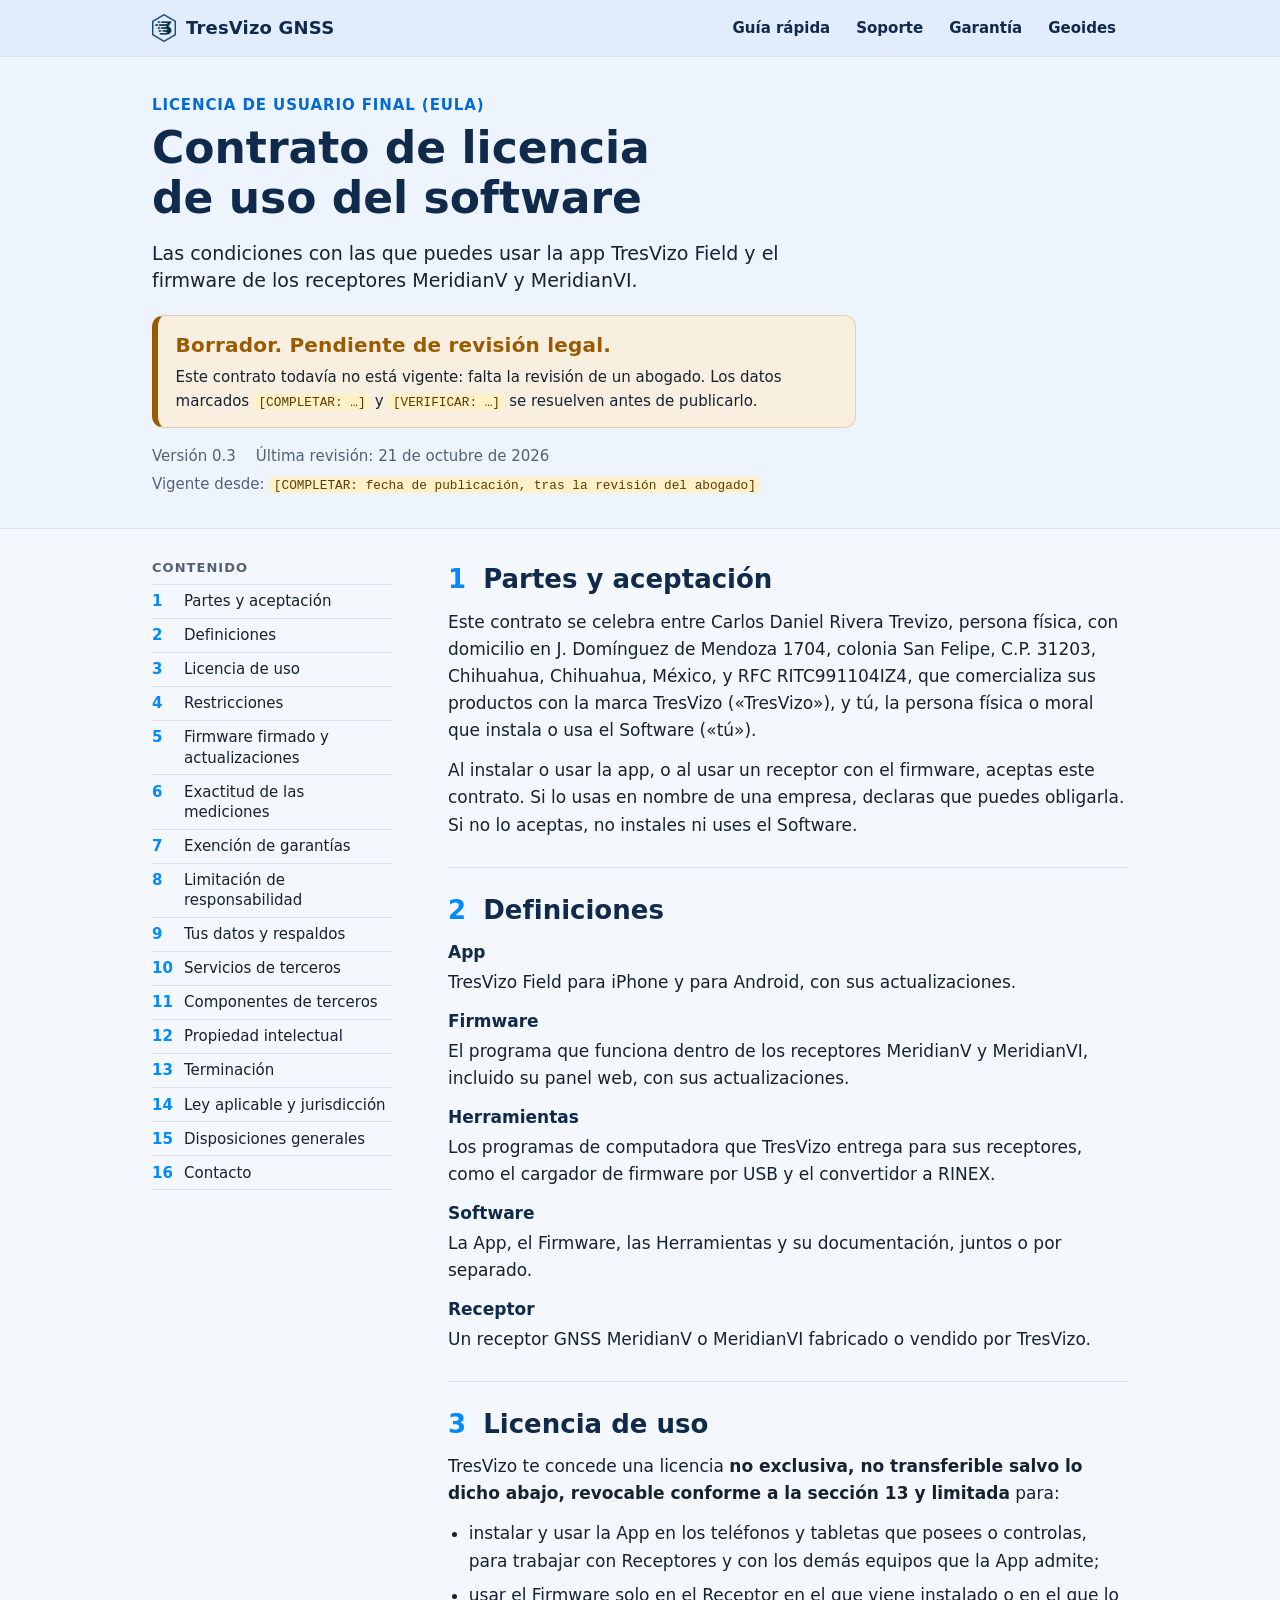
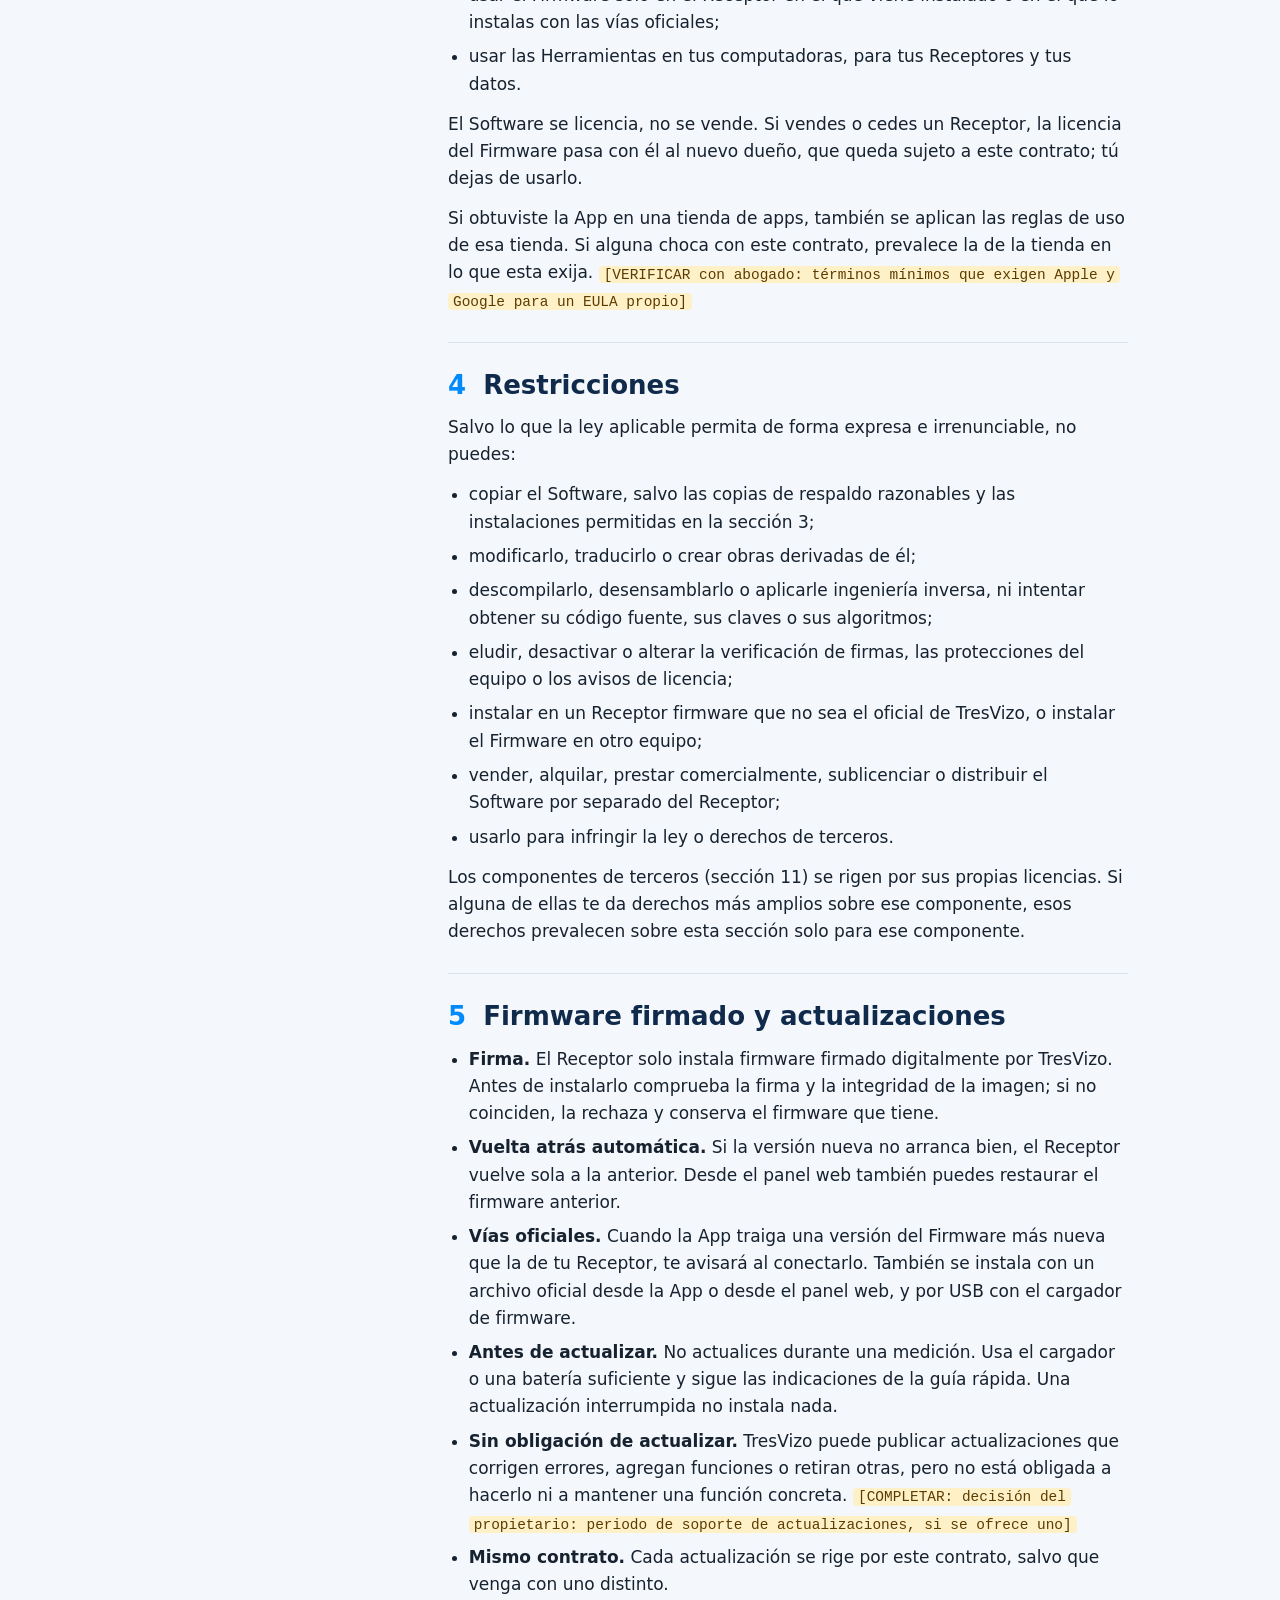
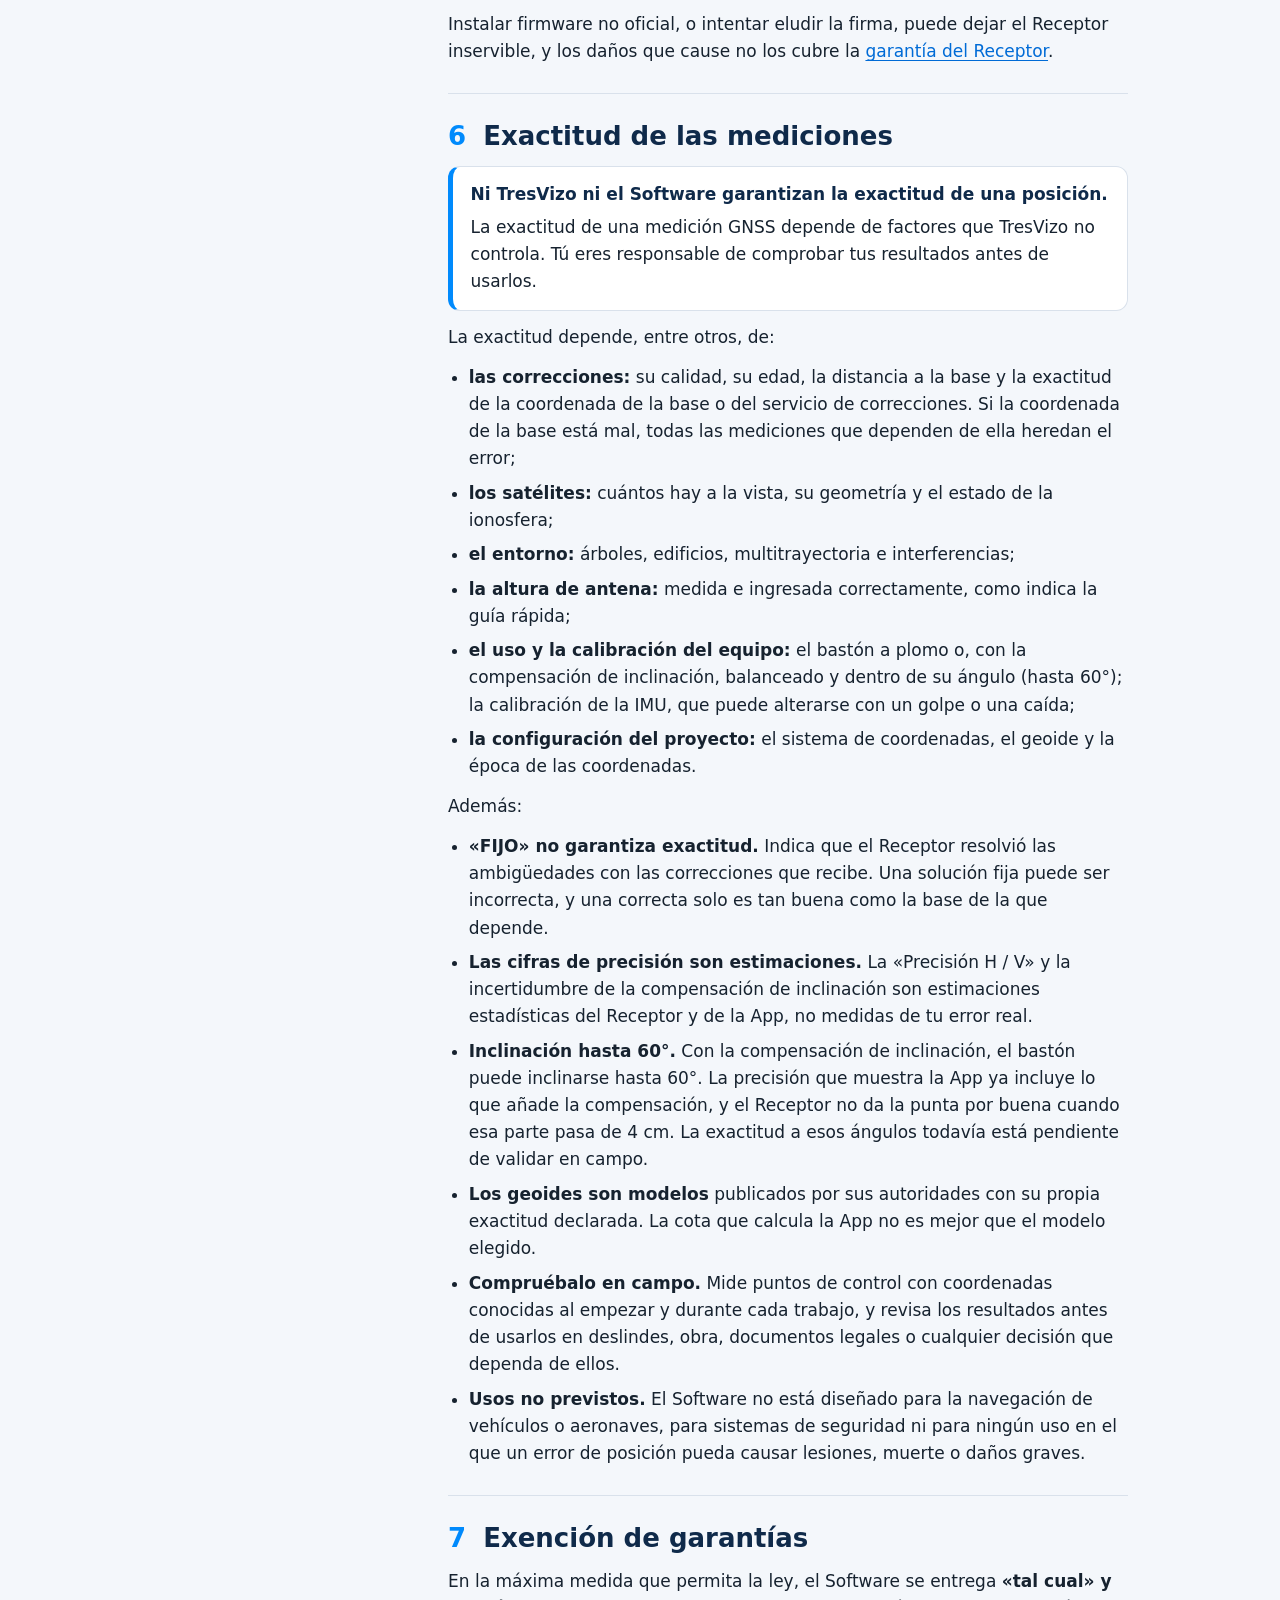
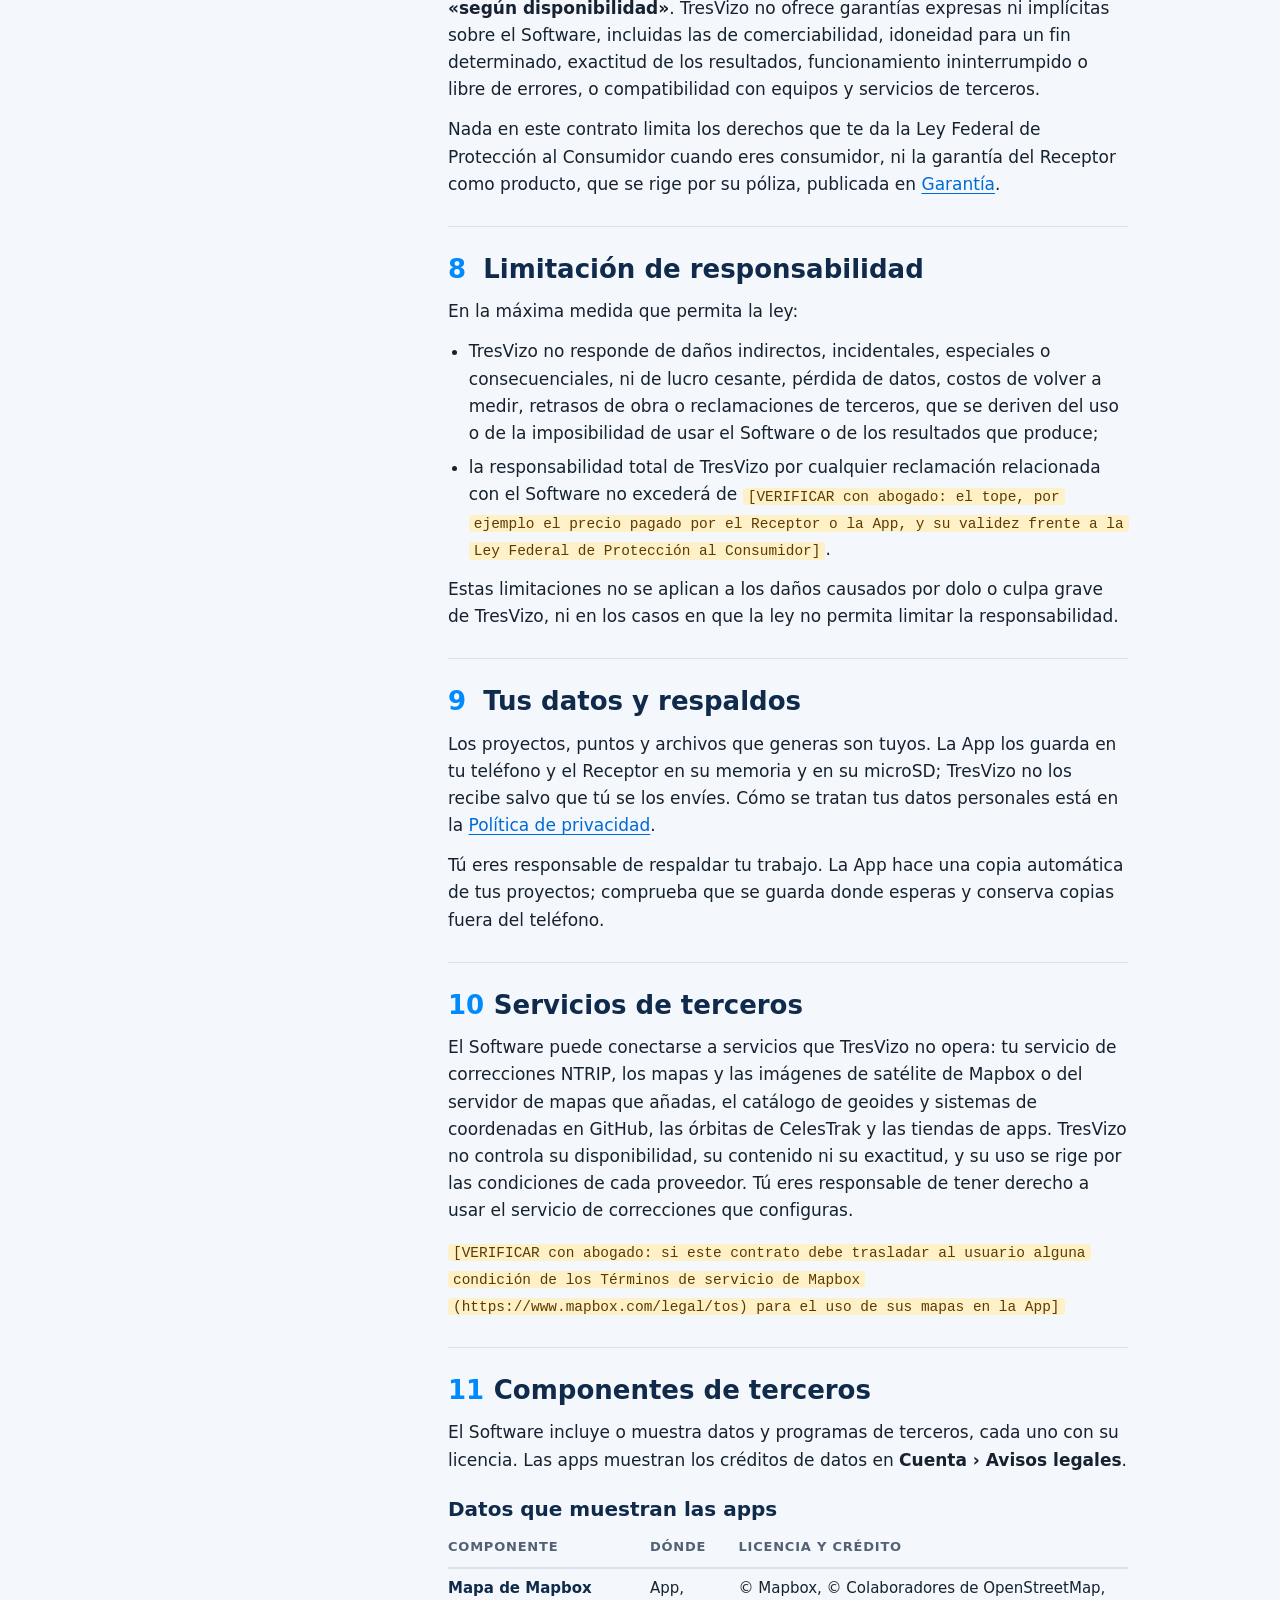
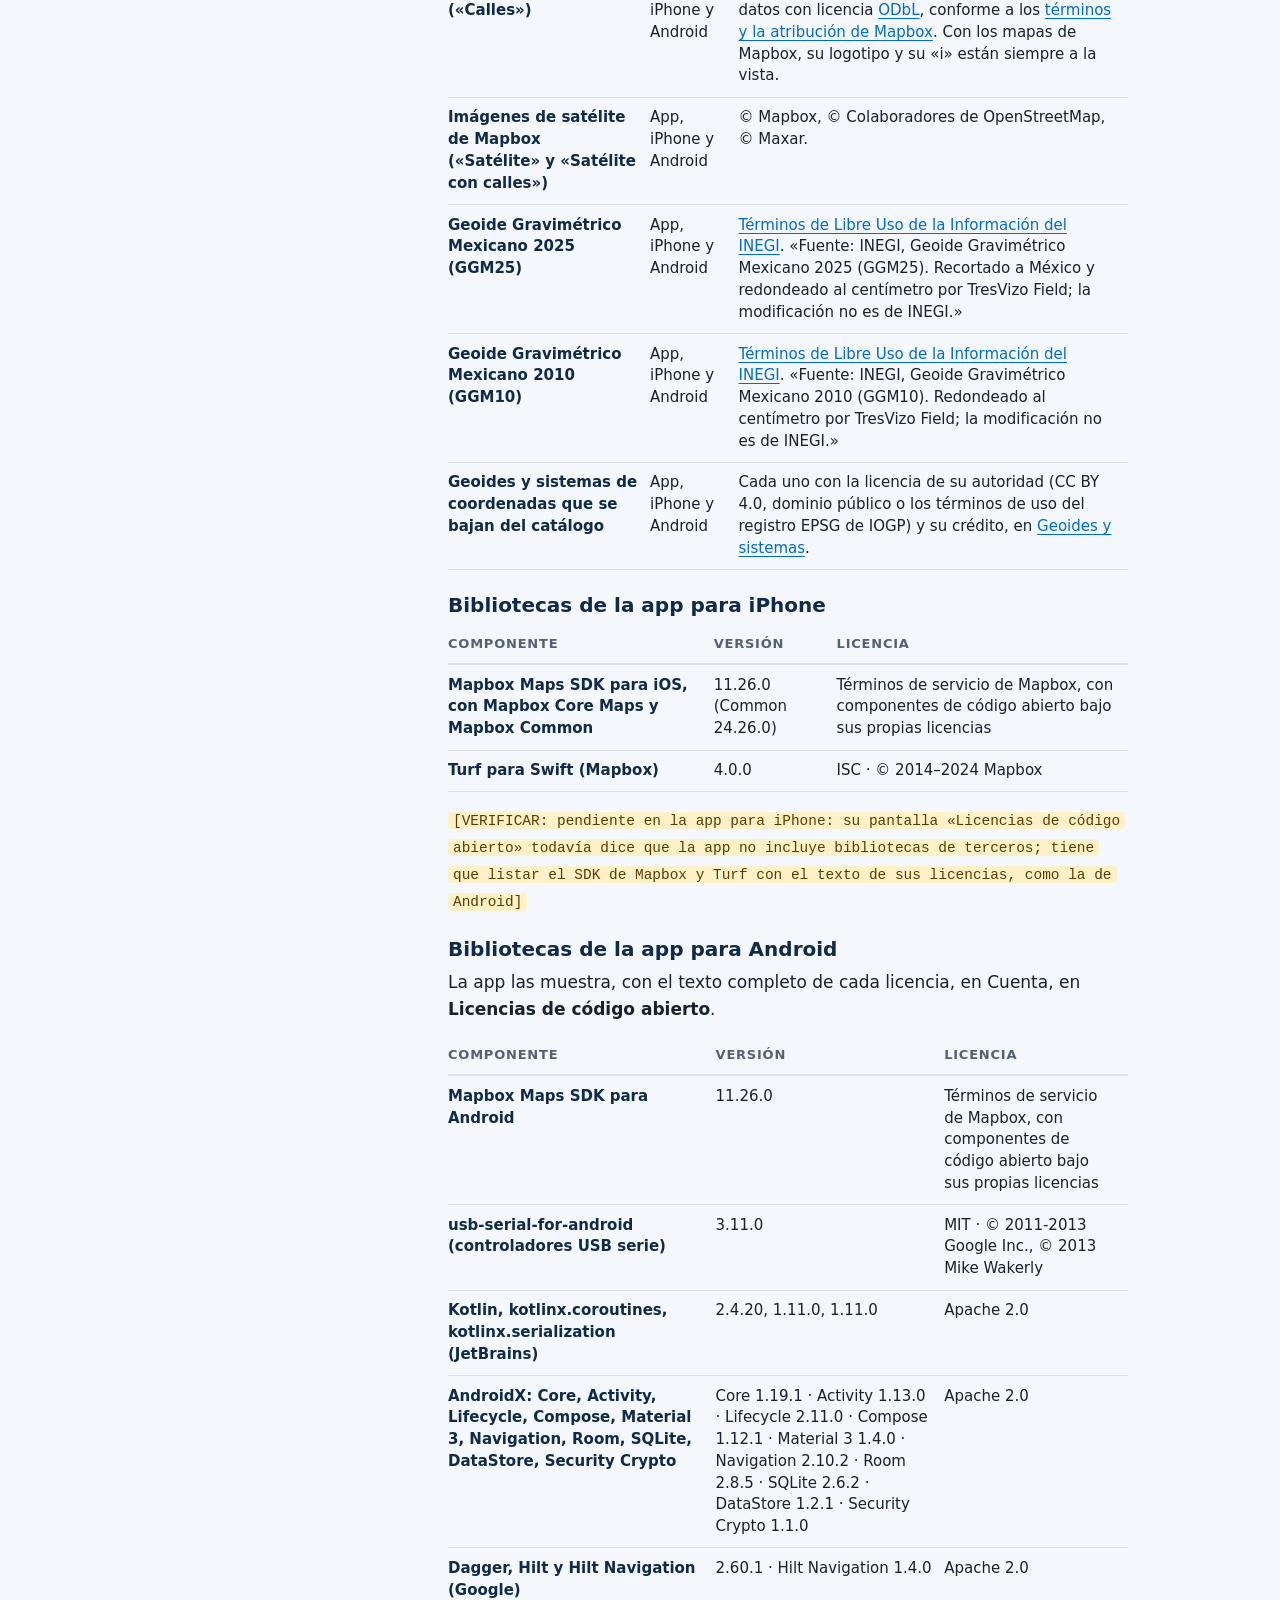
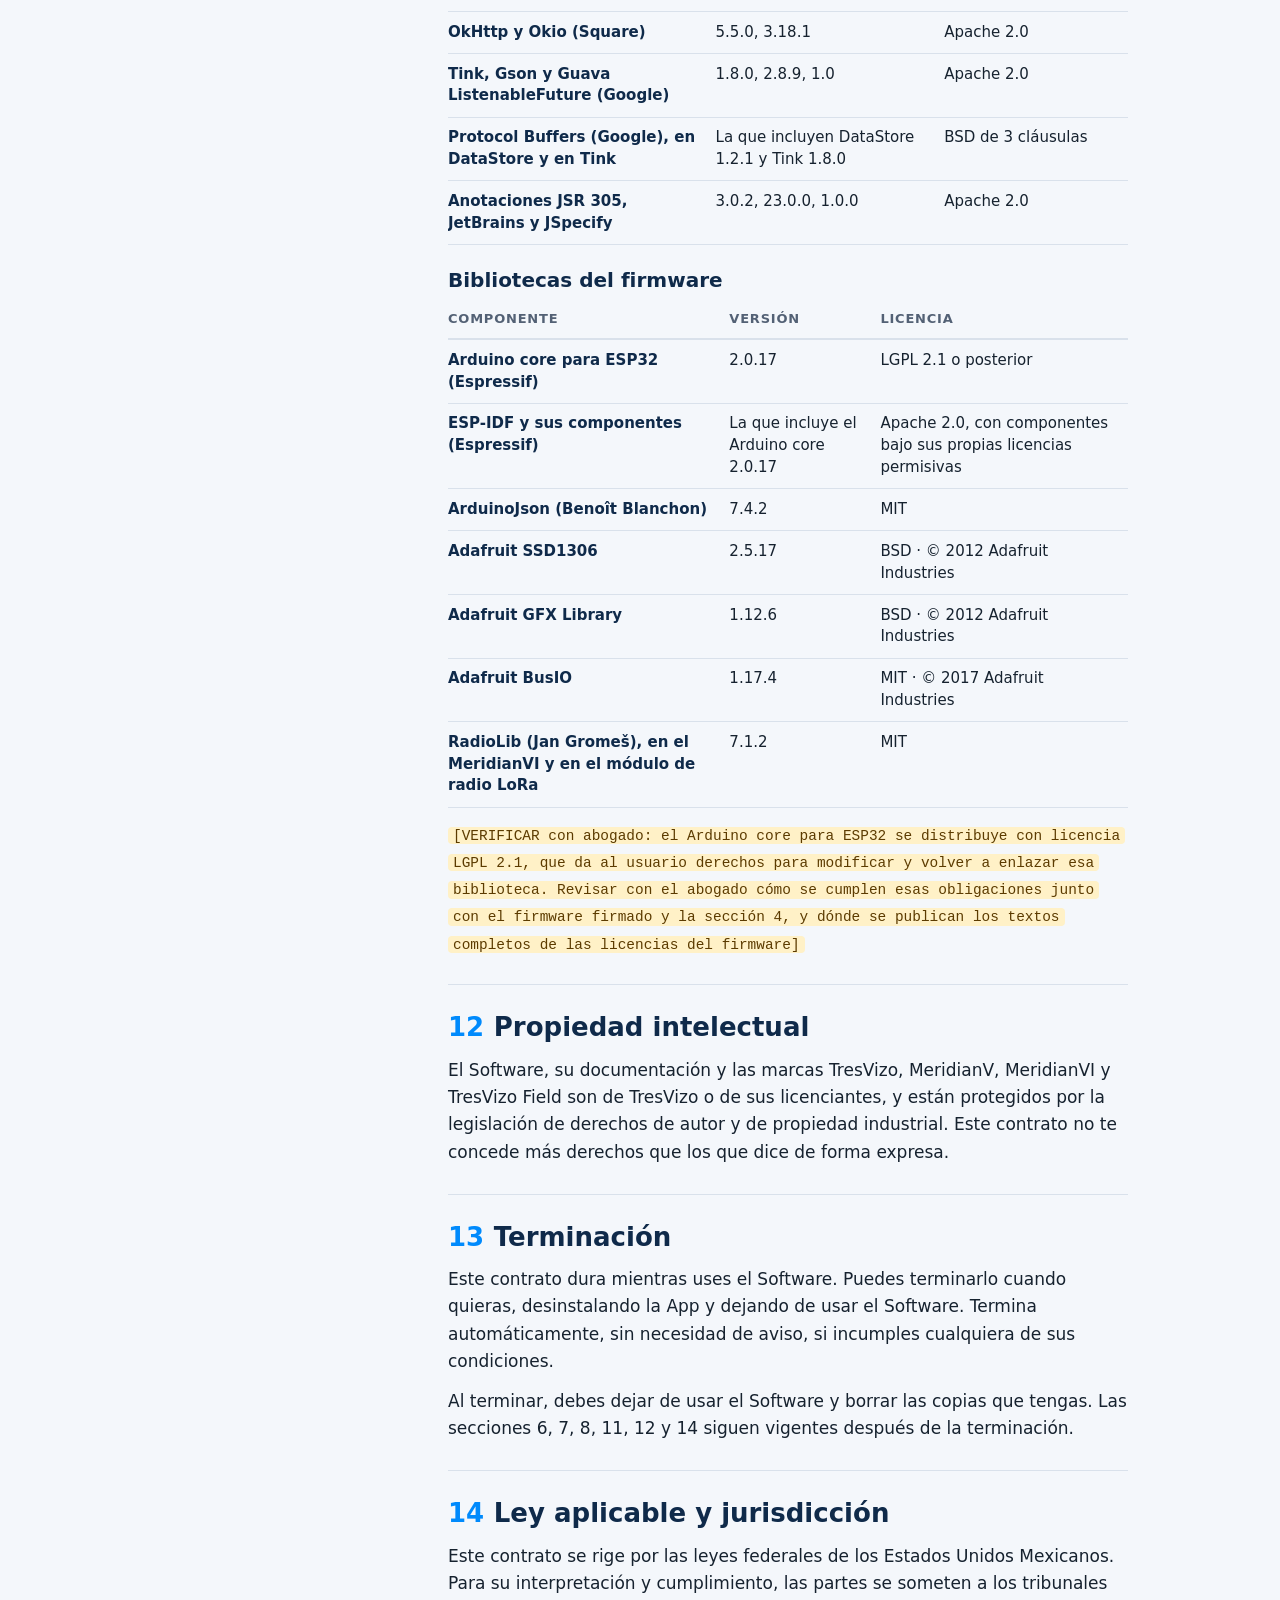
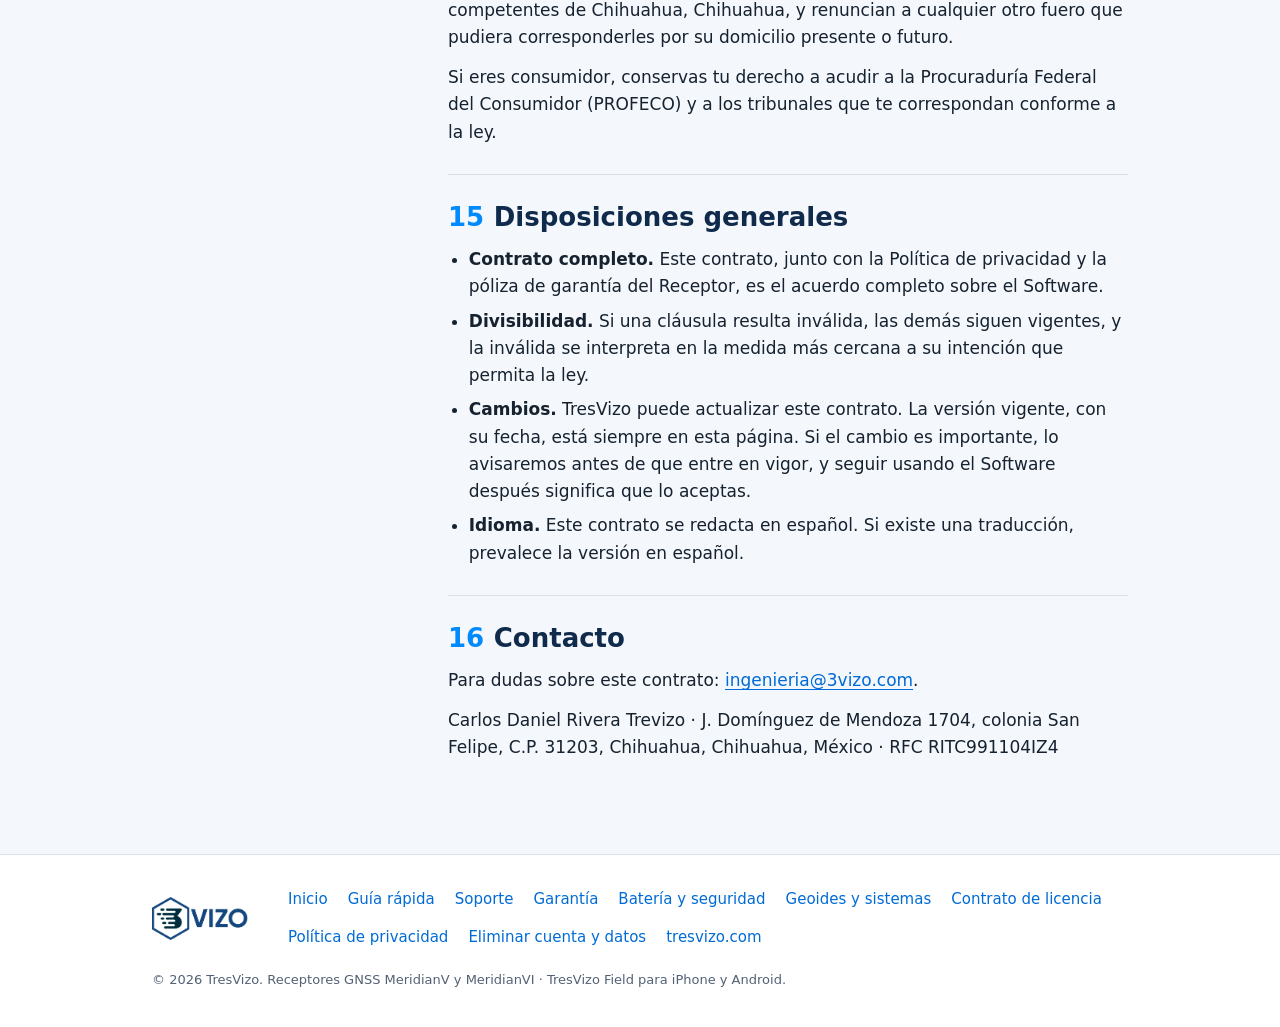
<file: docs/licencia/index.html>
<!doctype html>
<html lang="es-MX">
<head>
<meta charset="utf-8">
<meta name="viewport" content="width=device-width, initial-scale=1">
<title>Contrato de licencia · TresVizo</title>
<meta name="description" content="Contrato de licencia de uso de la app TresVizo Field y del firmware de los receptores GNSS MeridianV y MeridianVI.">
<link rel="icon" type="image/png" href="../assets/img/tresvizo-marca.png">
<link rel="stylesheet" href="../assets/sitio.css">
</head>
<body>
<a class="skip" href="#contenido">Saltar al contenido</a>
<header class="topbar">
  <div class="wrap topbar-in">
    <a class="brand" href="../"><img src="../assets/img/tresvizo-marca.png" alt="" width="385" height="444"><span>TresVizo GNSS</span></a>
    <nav class="topnav" aria-label="Sitio">
      <a href="../guia/">Guía rápida</a>
      <a href="../soporte/">Soporte</a>
      <a href="../garantia/">Garantía</a>
      <a href="../geoides/">Geoides</a>
    </nav>
  </div>
</header>

<main id="contenido">
  <div class="doc-head">
    <div class="wrap">
      <p class="eyebrow">Licencia de usuario final (EULA)</p>
      <h1>Contrato de licencia de uso del software</h1>
      <p class="lede">Las condiciones con las que puedes usar la app TresVizo Field y el firmware de los receptores MeridianV y MeridianVI.</p>
      <div class="draft" role="note">
        <strong>Borrador. Pendiente de revisión legal.</strong>
        <p>Este contrato todavía no está vigente: falta la revisión de un abogado. Los datos marcados <mark class="todo">[COMPLETAR: …]</mark> y <mark class="todo">[VERIFICAR: …]</mark> se resuelven antes de publicarlo.</p>
      </div>
      <p class="doc-meta"><span>Versión 0.3</span><span>Última revisión: 21 de octubre de 2026</span><span>Vigente desde: <mark class="todo">[COMPLETAR: fecha de publicación, tras la revisión del abogado]</mark></span></p>
    </div>
  </div>

  <div class="wrap doc">
    <nav class="doc-toc" aria-labelledby="toc-t">
      <h2 id="toc-t">Contenido</h2>
      <ol>
        <li><a href="#partes">Partes y aceptación</a></li>
        <li><a href="#definiciones">Definiciones</a></li>
        <li><a href="#licencia">Licencia de uso</a></li>
        <li><a href="#restricciones">Restricciones</a></li>
        <li><a href="#firmware">Firmware firmado y actualizaciones</a></li>
        <li><a href="#exactitud">Exactitud de las mediciones</a></li>
        <li><a href="#garantia">Exención de garantías</a></li>
        <li><a href="#responsabilidad">Limitación de responsabilidad</a></li>
        <li><a href="#datos">Tus datos y respaldos</a></li>
        <li><a href="#servicios">Servicios de terceros</a></li>
        <li><a href="#componentes">Componentes de terceros</a></li>
        <li><a href="#propiedad">Propiedad intelectual</a></li>
        <li><a href="#terminacion">Terminación</a></li>
        <li><a href="#ley">Ley aplicable y jurisdicción</a></li>
        <li><a href="#generales">Disposiciones generales</a></li>
        <li><a href="#contacto">Contacto</a></li>
      </ol>
    </nav>

    <div class="doc-body">
      <section id="partes" aria-labelledby="h-partes">
        <h2 id="h-partes"><span class="n">1</span>Partes y aceptación</h2>
        <p>Este contrato se celebra entre Carlos Daniel Rivera Trevizo, persona física, con domicilio en J. Domínguez de Mendoza 1704, colonia San Felipe, C.P. 31203, Chihuahua, Chihuahua, México, y RFC RITC991104IZ4, que comercializa sus productos con la marca TresVizo («TresVizo»), y tú, la persona física o moral que instala o usa el Software («tú»).</p>
        <p>Al instalar o usar la app, o al usar un receptor con el firmware, aceptas este contrato. Si lo usas en nombre de una empresa, declaras que puedes obligarla. Si no lo aceptas, no instales ni uses el Software.</p>
      </section>

      <section id="definiciones" aria-labelledby="h-definiciones">
        <h2 id="h-definiciones"><span class="n">2</span>Definiciones</h2>
        <dl>
          <div><dt>App</dt><dd>TresVizo Field para iPhone y para Android, con sus actualizaciones.</dd></div>
          <div><dt>Firmware</dt><dd>El programa que funciona dentro de los receptores MeridianV y MeridianVI, incluido su panel web, con sus actualizaciones.</dd></div>
          <div><dt>Herramientas</dt><dd>Los programas de computadora que TresVizo entrega para sus receptores, como el cargador de firmware por USB y el convertidor a RINEX.</dd></div>
          <div><dt>Software</dt><dd>La App, el Firmware, las Herramientas y su documentación, juntos o por separado.</dd></div>
          <div><dt>Receptor</dt><dd>Un receptor GNSS MeridianV o MeridianVI fabricado o vendido por TresVizo.</dd></div>
        </dl>
      </section>

      <section id="licencia" aria-labelledby="h-licencia">
        <h2 id="h-licencia"><span class="n">3</span>Licencia de uso</h2>
        <p>TresVizo te concede una licencia <strong>no exclusiva, no transferible salvo lo dicho abajo, revocable conforme a la sección 13 y limitada</strong> para:</p>
        <ul>
          <li>instalar y usar la App en los teléfonos y tabletas que posees o controlas, para trabajar con Receptores y con los demás equipos que la App admite;</li>
          <li>usar el Firmware solo en el Receptor en el que viene instalado o en el que lo instalas con las vías oficiales;</li>
          <li>usar las Herramientas en tus computadoras, para tus Receptores y tus datos.</li>
        </ul>
        <p>El Software se licencia, no se vende. Si vendes o cedes un Receptor, la licencia del Firmware pasa con él al nuevo dueño, que queda sujeto a este contrato; tú dejas de usarlo.</p>
        <p>Si obtuviste la App en una tienda de apps, también se aplican las reglas de uso de esa tienda. Si alguna choca con este contrato, prevalece la de la tienda en lo que esta exija. <mark class="todo">[VERIFICAR con abogado: términos mínimos que exigen Apple y Google para un EULA propio]</mark></p>
      </section>

      <section id="restricciones" aria-labelledby="h-restricciones">
        <h2 id="h-restricciones"><span class="n">4</span>Restricciones</h2>
        <p>Salvo lo que la ley aplicable permita de forma expresa e irrenunciable, no puedes:</p>
        <ul>
          <li>copiar el Software, salvo las copias de respaldo razonables y las instalaciones permitidas en la sección 3;</li>
          <li>modificarlo, traducirlo o crear obras derivadas de él;</li>
          <li>descompilarlo, desensamblarlo o aplicarle ingeniería inversa, ni intentar obtener su código fuente, sus claves o sus algoritmos;</li>
          <li>eludir, desactivar o alterar la verificación de firmas, las protecciones del equipo o los avisos de licencia;</li>
          <li>instalar en un Receptor firmware que no sea el oficial de TresVizo, o instalar el Firmware en otro equipo;</li>
          <li>vender, alquilar, prestar comercialmente, sublicenciar o distribuir el Software por separado del Receptor;</li>
          <li>usarlo para infringir la ley o derechos de terceros.</li>
        </ul>
        <p>Los componentes de terceros (sección 11) se rigen por sus propias licencias. Si alguna de ellas te da derechos más amplios sobre ese componente, esos derechos prevalecen sobre esta sección solo para ese componente.</p>
      </section>

      <section id="firmware" aria-labelledby="h-firmware">
        <h2 id="h-firmware"><span class="n">5</span>Firmware firmado y actualizaciones</h2>
        <ul>
          <li><strong>Firma.</strong> El Receptor solo instala firmware firmado digitalmente por TresVizo. Antes de instalarlo comprueba la firma y la integridad de la imagen; si no coinciden, la rechaza y conserva el firmware que tiene.</li>
          <li><strong>Vuelta atrás automática.</strong> Si la versión nueva no arranca bien, el Receptor vuelve sola a la anterior. Desde el panel web también puedes restaurar el firmware anterior.</li>
          <li><strong>Vías oficiales.</strong> Cuando la App traiga una versión del Firmware más nueva que la de tu Receptor, te avisará al conectarlo. También se instala con un archivo oficial desde la App o desde el panel web, y por USB con el cargador de firmware.</li>
          <li><strong>Antes de actualizar.</strong> No actualices durante una medición. Usa el cargador o una batería suficiente y sigue las indicaciones de la guía rápida. Una actualización interrumpida no instala nada.</li>
          <li><strong>Sin obligación de actualizar.</strong> TresVizo puede publicar actualizaciones que corrigen errores, agregan funciones o retiran otras, pero no está obligada a hacerlo ni a mantener una función concreta. <mark class="todo">[COMPLETAR: decisión del propietario: periodo de soporte de actualizaciones, si se ofrece uno]</mark></li>
          <li><strong>Mismo contrato.</strong> Cada actualización se rige por este contrato, salvo que venga con uno distinto.</li>
        </ul>
        <p>Instalar firmware no oficial, o intentar eludir la firma, puede dejar el Receptor inservible, y los daños que cause no los cubre la <a href="../garantia/#exclusiones">garantía del Receptor</a>.</p>
      </section>

      <section id="exactitud" aria-labelledby="h-exactitud">
        <h2 id="h-exactitud"><span class="n">6</span>Exactitud de las mediciones</h2>
        <div class="callout strong">
          <p class="t">Ni TresVizo ni el Software garantizan la exactitud de una posición.</p>
          <p>La exactitud de una medición GNSS depende de factores que TresVizo no controla. Tú eres responsable de comprobar tus resultados antes de usarlos.</p>
        </div>
        <p>La exactitud depende, entre otros, de:</p>
        <ul>
          <li><strong>las correcciones:</strong> su calidad, su edad, la distancia a la base y la exactitud de la coordenada de la base o del servicio de correcciones. Si la coordenada de la base está mal, todas las mediciones que dependen de ella heredan el error;</li>
          <li><strong>los satélites:</strong> cuántos hay a la vista, su geometría y el estado de la ionosfera;</li>
          <li><strong>el entorno:</strong> árboles, edificios, multitrayectoria e interferencias;</li>
          <li><strong>la altura de antena:</strong> medida e ingresada correctamente, como indica la guía rápida;</li>
          <li><strong>el uso y la calibración del equipo:</strong> el bastón a plomo o, con la compensación de inclinación, balanceado y dentro de su ángulo (hasta 60°); la calibración de la IMU, que puede alterarse con un golpe o una caída;</li>
          <li><strong>la configuración del proyecto:</strong> el sistema de coordenadas, el geoide y la época de las coordenadas.</li>
        </ul>
        <p>Además:</p>
        <ul>
          <li><strong>«FIJO» no garantiza exactitud.</strong> Indica que el Receptor resolvió las ambigüedades con las correcciones que recibe. Una solución fija puede ser incorrecta, y una correcta solo es tan buena como la base de la que depende.</li>
          <li><strong>Las cifras de precisión son estimaciones.</strong> La «Precisión H / V» y la incertidumbre de la compensación de inclinación son estimaciones estadísticas del Receptor y de la App, no medidas de tu error real.</li>
          <li><strong>Inclinación hasta 60°.</strong> Con la compensación de inclinación, el bastón puede inclinarse hasta 60°. La precisión que muestra la App ya incluye lo que añade la compensación, y el Receptor no da la punta por buena cuando esa parte pasa de 4&nbsp;cm. La exactitud a esos ángulos todavía está pendiente de validar en campo.</li>
          <li><strong>Los geoides son modelos</strong> publicados por sus autoridades con su propia exactitud declarada. La cota que calcula la App no es mejor que el modelo elegido.</li>
          <li><strong>Compruébalo en campo.</strong> Mide puntos de control con coordenadas conocidas al empezar y durante cada trabajo, y revisa los resultados antes de usarlos en deslindes, obra, documentos legales o cualquier decisión que dependa de ellos.</li>
          <li><strong>Usos no previstos.</strong> El Software no está diseñado para la navegación de vehículos o aeronaves, para sistemas de seguridad ni para ningún uso en el que un error de posición pueda causar lesiones, muerte o daños graves.</li>
        </ul>
      </section>

      <section id="garantia" aria-labelledby="h-garantia">
        <h2 id="h-garantia"><span class="n">7</span>Exención de garantías</h2>
        <p>En la máxima medida que permita la ley, el Software se entrega <strong>«tal cual» y «según disponibilidad»</strong>. TresVizo no ofrece garantías expresas ni implícitas sobre el Software, incluidas las de comerciabilidad, idoneidad para un fin determinado, exactitud de los resultados, funcionamiento ininterrumpido o libre de errores, o compatibilidad con equipos y servicios de terceros.</p>
        <p>Nada en este contrato limita los derechos que te da la Ley Federal de Protección al Consumidor cuando eres consumidor, ni la garantía del Receptor como producto, que se rige por su póliza, publicada en <a href="../garantia/">Garantía</a>.</p>
      </section>

      <section id="responsabilidad" aria-labelledby="h-responsabilidad">
        <h2 id="h-responsabilidad"><span class="n">8</span>Limitación de responsabilidad</h2>
        <p>En la máxima medida que permita la ley:</p>
        <ul>
          <li>TresVizo no responde de daños indirectos, incidentales, especiales o consecuenciales, ni de lucro cesante, pérdida de datos, costos de volver a medir, retrasos de obra o reclamaciones de terceros, que se deriven del uso o de la imposibilidad de usar el Software o de los resultados que produce;</li>
          <li>la responsabilidad total de TresVizo por cualquier reclamación relacionada con el Software no excederá de <mark class="todo">[VERIFICAR con abogado: el tope, por ejemplo el precio pagado por el Receptor o la App, y su validez frente a la Ley Federal de Protección al Consumidor]</mark>.</li>
        </ul>
        <p>Estas limitaciones no se aplican a los daños causados por dolo o culpa grave de TresVizo, ni en los casos en que la ley no permita limitar la responsabilidad.</p>
      </section>

      <section id="datos" aria-labelledby="h-datos">
        <h2 id="h-datos"><span class="n">9</span>Tus datos y respaldos</h2>
        <p>Los proyectos, puntos y archivos que generas son tuyos. La App los guarda en tu teléfono y el Receptor en su memoria y en su microSD; TresVizo no los recibe salvo que tú se los envíes. Cómo se tratan tus datos personales está en la <a href="../privacidad/">Política de privacidad</a>.</p>
        <p>Tú eres responsable de respaldar tu trabajo. La App hace una copia automática de tus proyectos; comprueba que se guarda donde esperas y conserva copias fuera del teléfono.</p>
      </section>

      <section id="servicios" aria-labelledby="h-servicios">
        <h2 id="h-servicios"><span class="n">10</span>Servicios de terceros</h2>
        <p>El Software puede conectarse a servicios que TresVizo no opera: tu servicio de correcciones NTRIP, los mapas y las imágenes de satélite de Mapbox o del servidor de mapas que añadas, el catálogo de geoides y sistemas de coordenadas en GitHub, las órbitas de CelesTrak y las tiendas de apps. TresVizo no controla su disponibilidad, su contenido ni su exactitud, y su uso se rige por las condiciones de cada proveedor. Tú eres responsable de tener derecho a usar el servicio de correcciones que configuras.</p>
        <p><mark class="todo">[VERIFICAR con abogado: si este contrato debe trasladar al usuario alguna condición de los Términos de servicio de Mapbox (https://www.mapbox.com/legal/tos) para el uso de sus mapas en la App]</mark></p>
      </section>

      <section id="componentes" aria-labelledby="h-componentes">
        <h2 id="h-componentes"><span class="n">11</span>Componentes de terceros</h2>
        <p>El Software incluye o muestra datos y programas de terceros, cada uno con su licencia. Las apps muestran los créditos de datos en <strong>Cuenta › Avisos legales</strong>.</p>

        <h3>Datos que muestran las apps</h3>
        <div class="table-wrap">
          <table class="data stack">
            <thead><tr><th scope="col">Componente</th><th scope="col">Dónde</th><th scope="col">Licencia y crédito</th></tr></thead>
            <tbody>
              <tr><td>Mapa de Mapbox («Calles»)</td><td data-label="Dónde">App, iPhone y Android</td><td data-label="Licencia y crédito">© Mapbox, © Colaboradores de OpenStreetMap, datos con licencia <a href="https://www.openstreetmap.org/copyright">ODbL</a>, conforme a los <a href="https://www.mapbox.com/about/maps/">términos y la atribución de Mapbox</a>. Con los mapas de Mapbox, su logotipo y su «i» están siempre a la vista.</td></tr>
              <tr><td>Imágenes de satélite de Mapbox («Satélite» y «Satélite con calles»)</td><td data-label="Dónde">App, iPhone y Android</td><td data-label="Licencia y crédito">© Mapbox, © Colaboradores de OpenStreetMap, © Maxar.</td></tr>
              <tr><td>Geoide Gravimétrico Mexicano 2025 (GGM25)</td><td data-label="Dónde">App, iPhone y Android</td><td data-label="Licencia y crédito"><a href="https://www.inegi.org.mx/inegi/terminos.html">Términos de Libre Uso de la Información del INEGI</a>. «Fuente: INEGI, Geoide Gravimétrico Mexicano 2025 (GGM25). Recortado a México y redondeado al centímetro por TresVizo Field; la modificación no es de INEGI.»</td></tr>
              <tr><td>Geoide Gravimétrico Mexicano 2010 (GGM10)</td><td data-label="Dónde">App, iPhone y Android</td><td data-label="Licencia y crédito"><a href="https://www.inegi.org.mx/inegi/terminos.html">Términos de Libre Uso de la Información del INEGI</a>. «Fuente: INEGI, Geoide Gravimétrico Mexicano 2010 (GGM10). Redondeado al centímetro por TresVizo Field; la modificación no es de INEGI.»</td></tr>
              <tr><td>Geoides y sistemas de coordenadas que se bajan del catálogo</td><td data-label="Dónde">App, iPhone y Android</td><td data-label="Licencia y crédito">Cada uno con la licencia de su autoridad (CC BY 4.0, dominio público o los términos de uso del registro EPSG de IOGP) y su crédito, en <a href="../geoides/">Geoides y sistemas</a>.</td></tr>
            </tbody>
          </table>
        </div>

        <h3>Bibliotecas de la app para iPhone</h3>
        <div class="table-wrap">
          <table class="data stack">
            <thead><tr><th scope="col">Componente</th><th scope="col">Versión</th><th scope="col">Licencia</th></tr></thead>
            <tbody>
              <tr><td>Mapbox Maps SDK para iOS, con Mapbox Core Maps y Mapbox Common</td><td data-label="Versión">11.26.0 (Common 24.26.0)</td><td data-label="Licencia">Términos de servicio de Mapbox, con componentes de código abierto bajo sus propias licencias</td></tr>
              <tr><td>Turf para Swift (Mapbox)</td><td data-label="Versión">4.0.0</td><td data-label="Licencia">ISC · © 2014–2024 Mapbox</td></tr>
            </tbody>
          </table>
        </div>
        <p><mark class="todo">[VERIFICAR: pendiente en la app para iPhone: su pantalla «Licencias de código abierto» todavía dice que la app no incluye bibliotecas de terceros; tiene que listar el SDK de Mapbox y Turf con el texto de sus licencias, como la de Android]</mark></p>

        <h3>Bibliotecas de la app para Android</h3>
        <p>La app las muestra, con el texto completo de cada licencia, en Cuenta, en <strong>Licencias de código abierto</strong>.</p>
        <div class="table-wrap">
          <table class="data stack">
            <thead><tr><th scope="col">Componente</th><th scope="col">Versión</th><th scope="col">Licencia</th></tr></thead>
            <tbody>
              <tr><td>Mapbox Maps SDK para Android</td><td data-label="Versión">11.26.0</td><td data-label="Licencia">Términos de servicio de Mapbox, con componentes de código abierto bajo sus propias licencias</td></tr>
              <tr><td>usb-serial-for-android (controladores USB serie)</td><td data-label="Versión">3.11.0</td><td data-label="Licencia">MIT · © 2011-2013 Google Inc., © 2013 Mike Wakerly</td></tr>
              <tr><td>Kotlin, kotlinx.coroutines, kotlinx.serialization (JetBrains)</td><td data-label="Versión">2.4.20, 1.11.0, 1.11.0</td><td data-label="Licencia">Apache 2.0</td></tr>
              <tr><td>AndroidX: Core, Activity, Lifecycle, Compose, Material 3, Navigation, Room, SQLite, DataStore, Security Crypto</td><td data-label="Versión">Core 1.19.1 · Activity 1.13.0 · Lifecycle 2.11.0 · Compose 1.12.1 · Material 3 1.4.0 · Navigation 2.10.2 · Room 2.8.5 · SQLite 2.6.2 · DataStore 1.2.1 · Security Crypto 1.1.0</td><td data-label="Licencia">Apache 2.0</td></tr>
              <tr><td>Dagger, Hilt y Hilt Navigation (Google)</td><td data-label="Versión">2.60.1 · Hilt Navigation 1.4.0</td><td data-label="Licencia">Apache 2.0</td></tr>
              <tr><td>OkHttp y Okio (Square)</td><td data-label="Versión">5.5.0, 3.18.1</td><td data-label="Licencia">Apache 2.0</td></tr>
              <tr><td>Tink, Gson y Guava ListenableFuture (Google)</td><td data-label="Versión">1.8.0, 2.8.9, 1.0</td><td data-label="Licencia">Apache 2.0</td></tr>
              <tr><td>Protocol Buffers (Google), en DataStore y en Tink</td><td data-label="Versión">La que incluyen DataStore 1.2.1 y Tink 1.8.0</td><td data-label="Licencia">BSD de 3 cláusulas</td></tr>
              <tr><td>Anotaciones JSR 305, JetBrains y JSpecify</td><td data-label="Versión">3.0.2, 23.0.0, 1.0.0</td><td data-label="Licencia">Apache 2.0</td></tr>
            </tbody>
          </table>
        </div>

        <h3>Bibliotecas del firmware</h3>
        <div class="table-wrap">
          <table class="data stack">
            <thead><tr><th scope="col">Componente</th><th scope="col">Versión</th><th scope="col">Licencia</th></tr></thead>
            <tbody>
              <tr><td>Arduino core para ESP32 (Espressif)</td><td data-label="Versión">2.0.17</td><td data-label="Licencia">LGPL 2.1 o posterior</td></tr>
              <tr><td>ESP-IDF y sus componentes (Espressif)</td><td data-label="Versión">La que incluye el Arduino core 2.0.17</td><td data-label="Licencia">Apache 2.0, con componentes bajo sus propias licencias permisivas</td></tr>
              <tr><td>ArduinoJson (Benoît Blanchon)</td><td data-label="Versión">7.4.2</td><td data-label="Licencia">MIT</td></tr>
              <tr><td>Adafruit SSD1306</td><td data-label="Versión">2.5.17</td><td data-label="Licencia">BSD · © 2012 Adafruit Industries</td></tr>
              <tr><td>Adafruit GFX Library</td><td data-label="Versión">1.12.6</td><td data-label="Licencia">BSD · © 2012 Adafruit Industries</td></tr>
              <tr><td>Adafruit BusIO</td><td data-label="Versión">1.17.4</td><td data-label="Licencia">MIT · © 2017 Adafruit Industries</td></tr>
              <tr><td>RadioLib (Jan Gromeš), en el MeridianVI y en el módulo de radio LoRa</td><td data-label="Versión">7.1.2</td><td data-label="Licencia">MIT</td></tr>
            </tbody>
          </table>
        </div>
        <p><mark class="todo">[VERIFICAR con abogado: el Arduino core para ESP32 se distribuye con licencia LGPL 2.1, que da al usuario derechos para modificar y volver a enlazar esa biblioteca. Revisar con el abogado cómo se cumplen esas obligaciones junto con el firmware firmado y la sección 4, y dónde se publican los textos completos de las licencias del firmware]</mark></p>
      </section>

      <section id="propiedad" aria-labelledby="h-propiedad">
        <h2 id="h-propiedad"><span class="n">12</span>Propiedad intelectual</h2>
        <p>El Software, su documentación y las marcas TresVizo, MeridianV, MeridianVI y TresVizo Field son de TresVizo o de sus licenciantes, y están protegidos por la legislación de derechos de autor y de propiedad industrial. Este contrato no te concede más derechos que los que dice de forma expresa.</p>
      </section>

      <section id="terminacion" aria-labelledby="h-terminacion">
        <h2 id="h-terminacion"><span class="n">13</span>Terminación</h2>
        <p>Este contrato dura mientras uses el Software. Puedes terminarlo cuando quieras, desinstalando la App y dejando de usar el Software. Termina automáticamente, sin necesidad de aviso, si incumples cualquiera de sus condiciones.</p>
        <p>Al terminar, debes dejar de usar el Software y borrar las copias que tengas. Las secciones 6, 7, 8, 11, 12 y 14 siguen vigentes después de la terminación.</p>
      </section>

      <section id="ley" aria-labelledby="h-ley">
        <h2 id="h-ley"><span class="n">14</span>Ley aplicable y jurisdicción</h2>
        <p>Este contrato se rige por las leyes federales de los Estados Unidos Mexicanos. Para su interpretación y cumplimiento, las partes se someten a los tribunales competentes de Chihuahua, Chihuahua, y renuncian a cualquier otro fuero que pudiera corresponderles por su domicilio presente o futuro.</p>
        <p>Si eres consumidor, conservas tu derecho a acudir a la Procuraduría Federal del Consumidor (PROFECO) y a los tribunales que te correspondan conforme a la ley.</p>
      </section>

      <section id="generales" aria-labelledby="h-generales">
        <h2 id="h-generales"><span class="n">15</span>Disposiciones generales</h2>
        <ul>
          <li><strong>Contrato completo.</strong> Este contrato, junto con la Política de privacidad y la póliza de garantía del Receptor, es el acuerdo completo sobre el Software.</li>
          <li><strong>Divisibilidad.</strong> Si una cláusula resulta inválida, las demás siguen vigentes, y la inválida se interpreta en la medida más cercana a su intención que permita la ley.</li>
          <li><strong>Cambios.</strong> TresVizo puede actualizar este contrato. La versión vigente, con su fecha, está siempre en esta página. Si el cambio es importante, lo avisaremos antes de que entre en vigor, y seguir usando el Software después significa que lo aceptas.</li>
          <li><strong>Idioma.</strong> Este contrato se redacta en español. Si existe una traducción, prevalece la versión en español.</li>
        </ul>
      </section>

      <section id="contacto" aria-labelledby="h-contacto">
        <h2 id="h-contacto"><span class="n">16</span>Contacto</h2>
        <p>Para dudas sobre este contrato: <a href="mailto:ingenieria@3vizo.com">ingenieria@3vizo.com</a>.</p>
        <p>Carlos Daniel Rivera Trevizo · J. Domínguez de Mendoza 1704, colonia San Felipe, C.P. 31203, Chihuahua, Chihuahua, México · RFC RITC991104IZ4</p>
      </section>
    </div>
  </div>
</main>

<footer class="foot">
  <div class="wrap foot-in">
    <img src="../assets/img/tresvizo-logo.png" alt="TresVizo" width="990" height="444">
    <nav aria-label="Documentos">
      <a href="../">Inicio</a>
      <a href="../guia/">Guía rápida</a>
      <a href="../soporte/">Soporte</a>
      <a href="../garantia/">Garantía</a>
      <a href="../seguridad/">Batería y seguridad</a>
      <a href="../geoides/">Geoides y sistemas</a>
      <a href="../licencia/" aria-current="page">Contrato de licencia</a>
      <a href="../privacidad/">Política de privacidad</a>
      <a href="../eliminar-cuenta/">Eliminar cuenta y datos</a>
      <a href="https://www.tresvizo.com/">tresvizo.com</a>
    </nav>
    <p class="fine">© 2026 TresVizo. Receptores GNSS MeridianV y MeridianVI · TresVizo Field para iPhone y Android.</p>
  </div>
</footer>
</body>
</html>
</file>
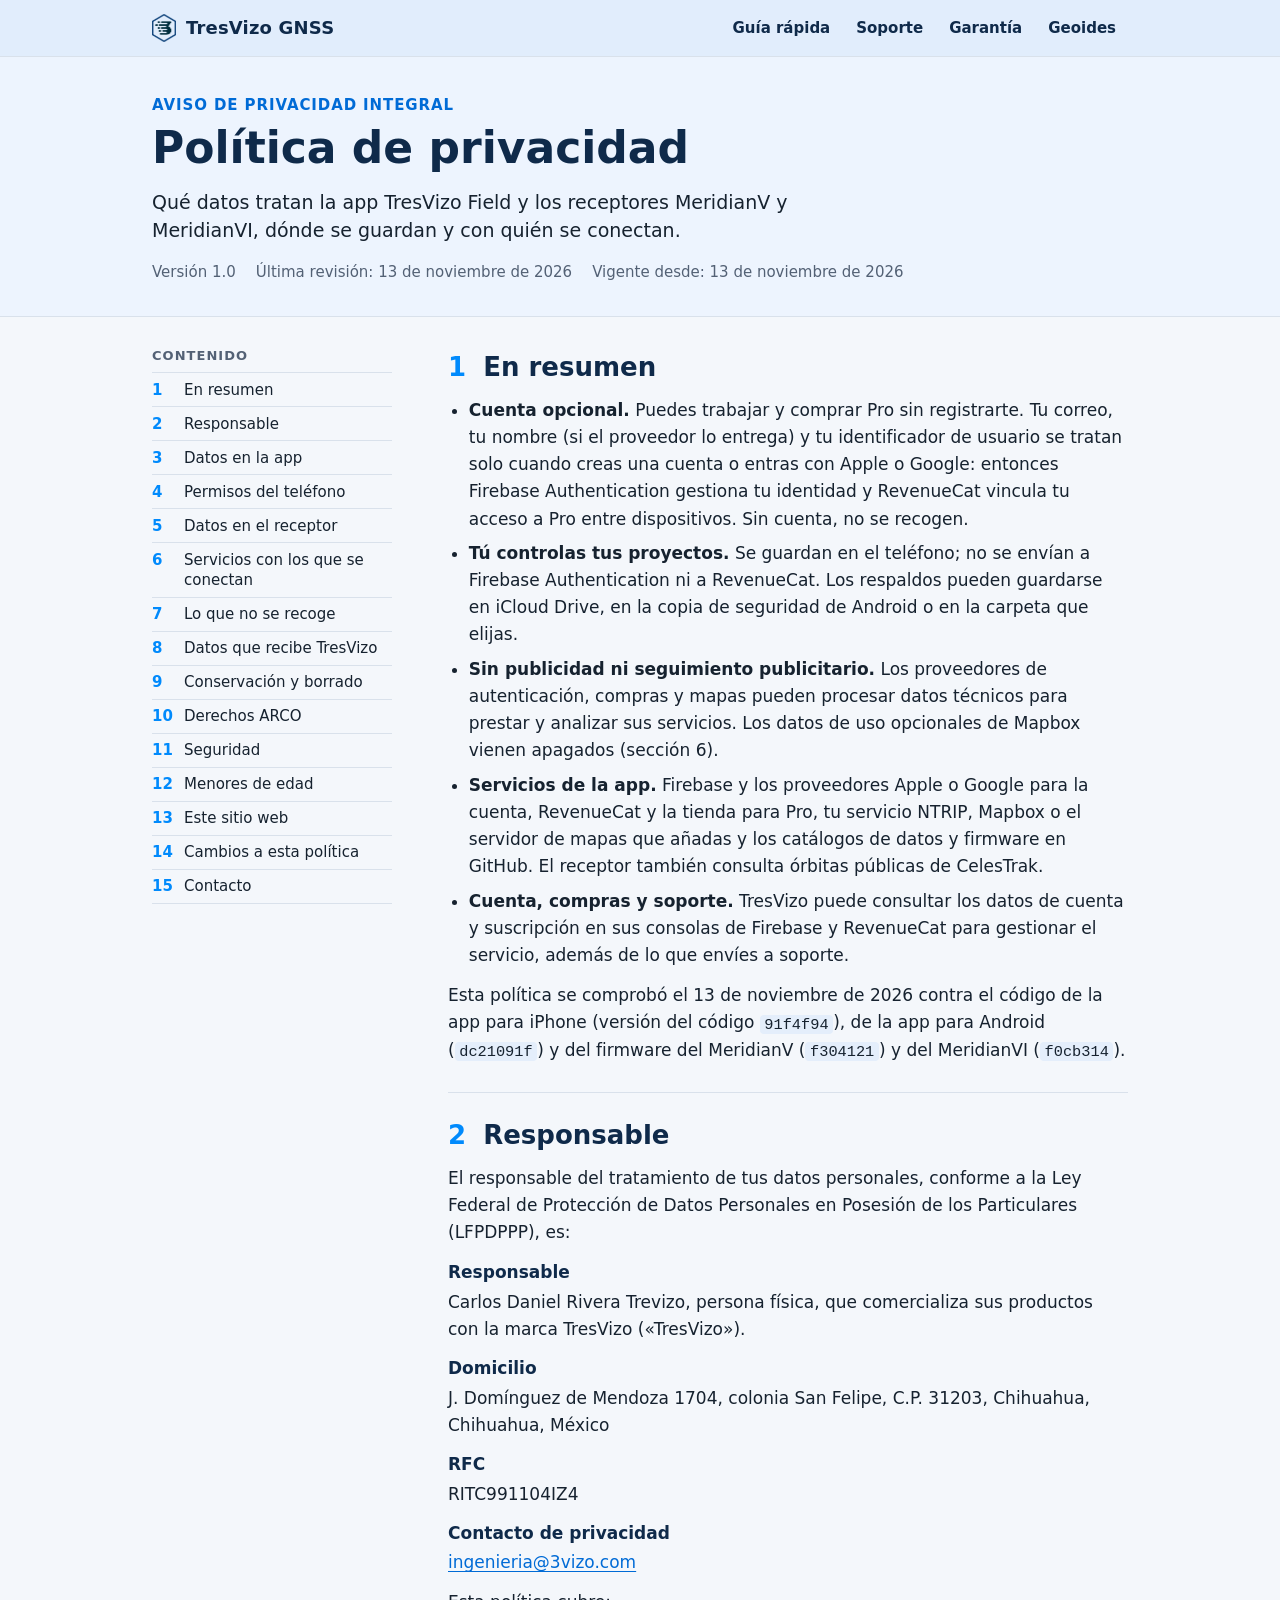
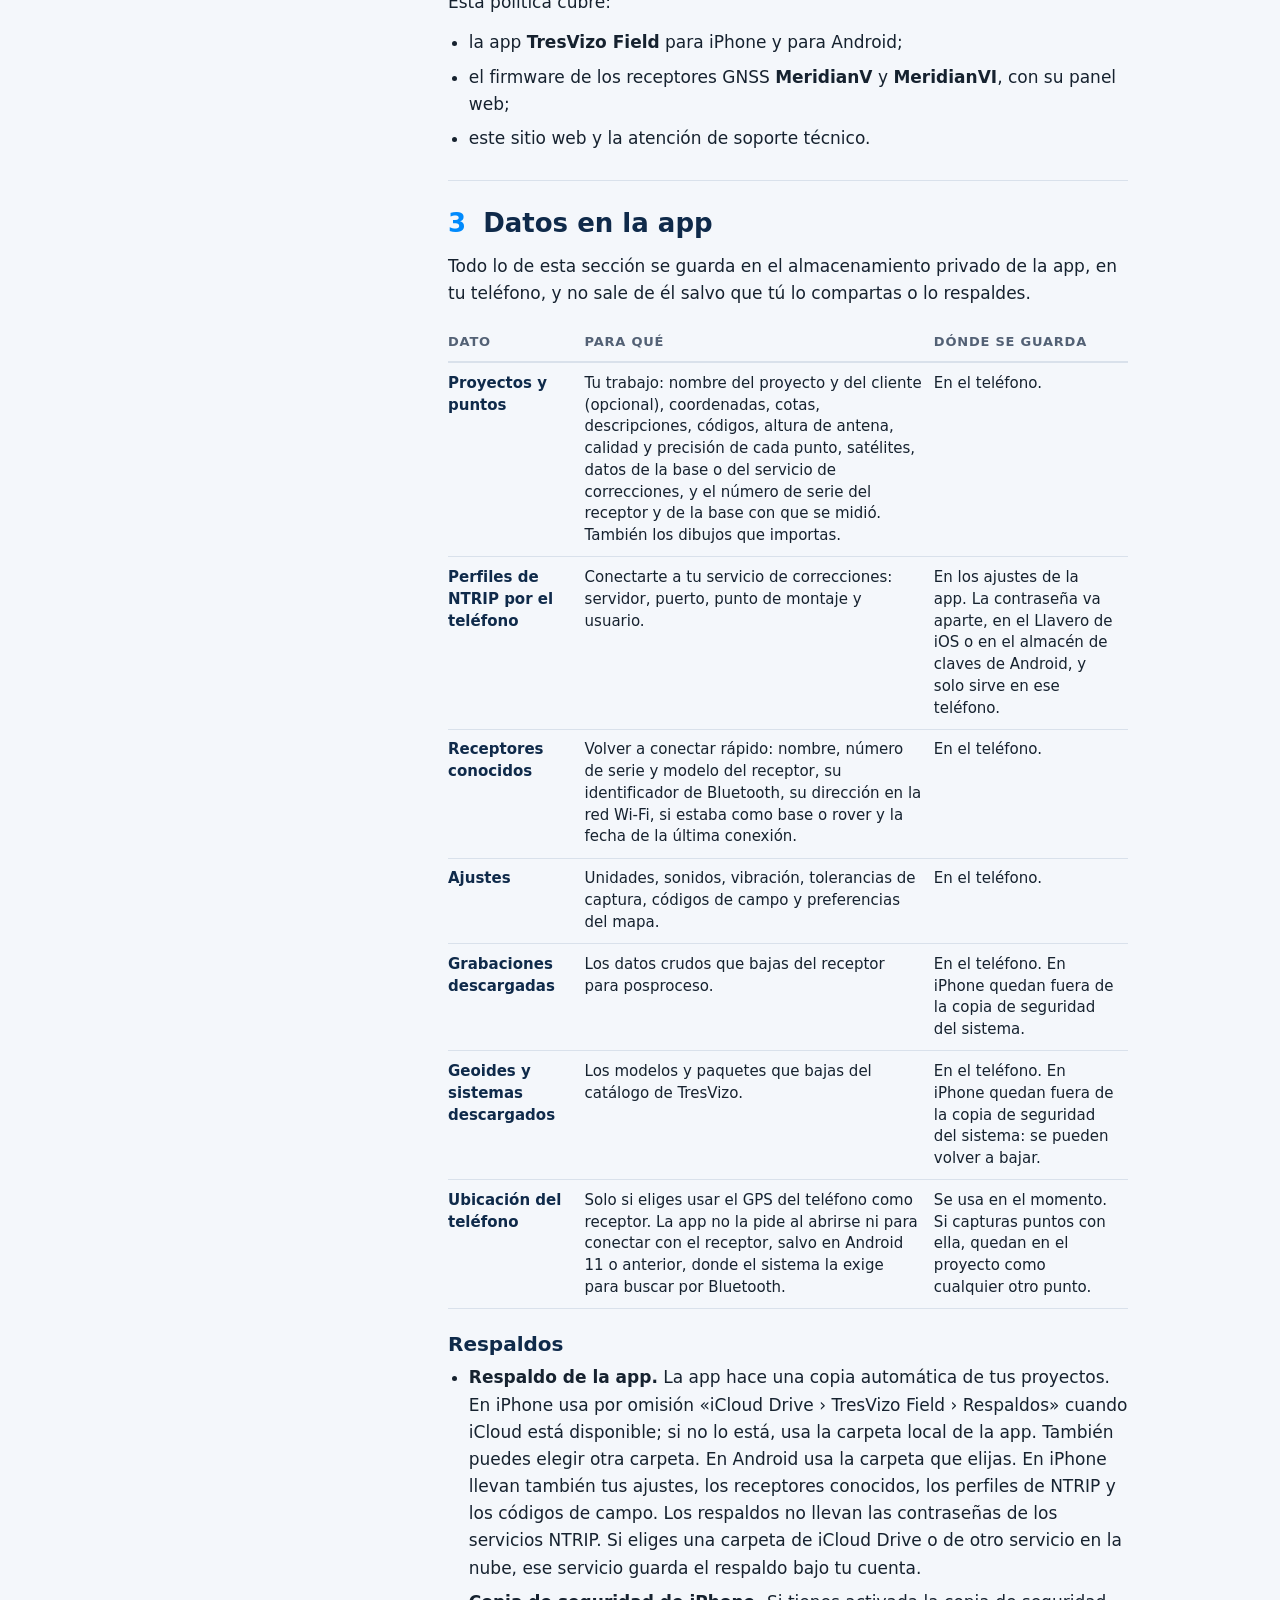
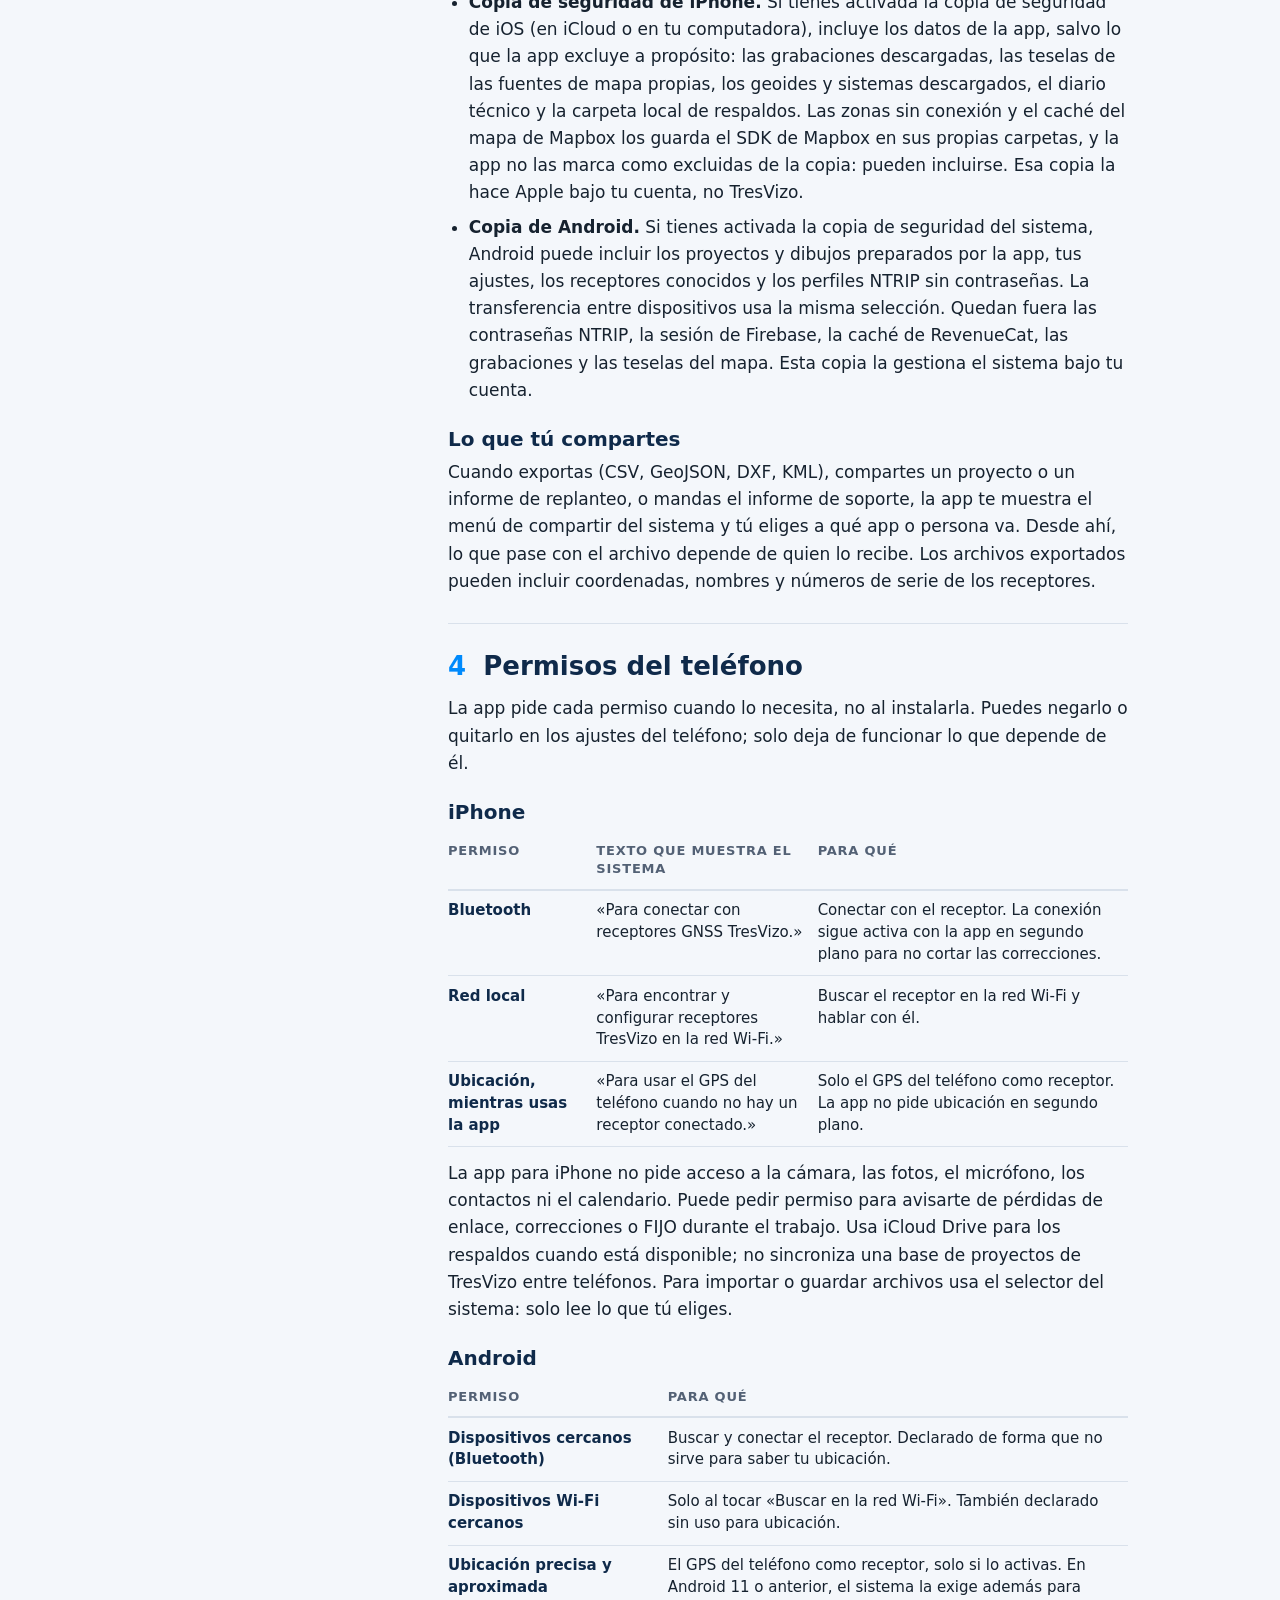
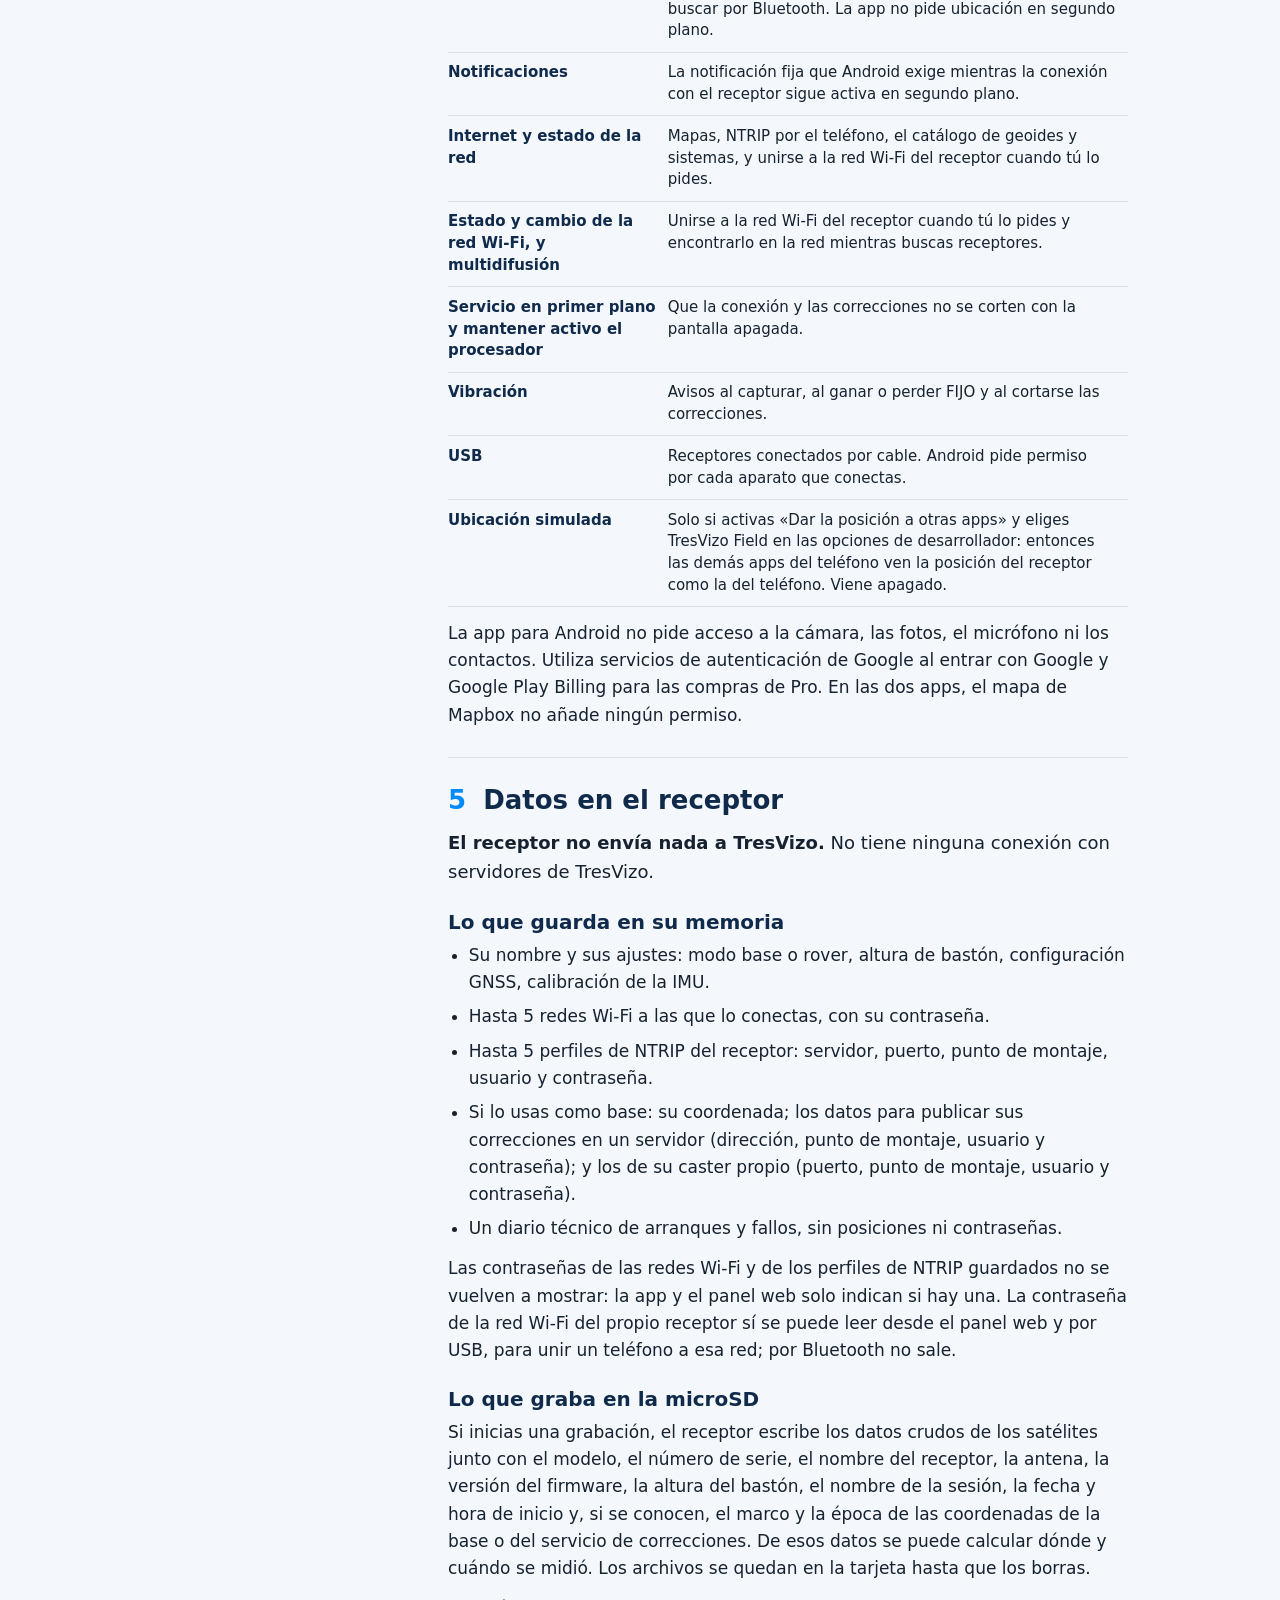
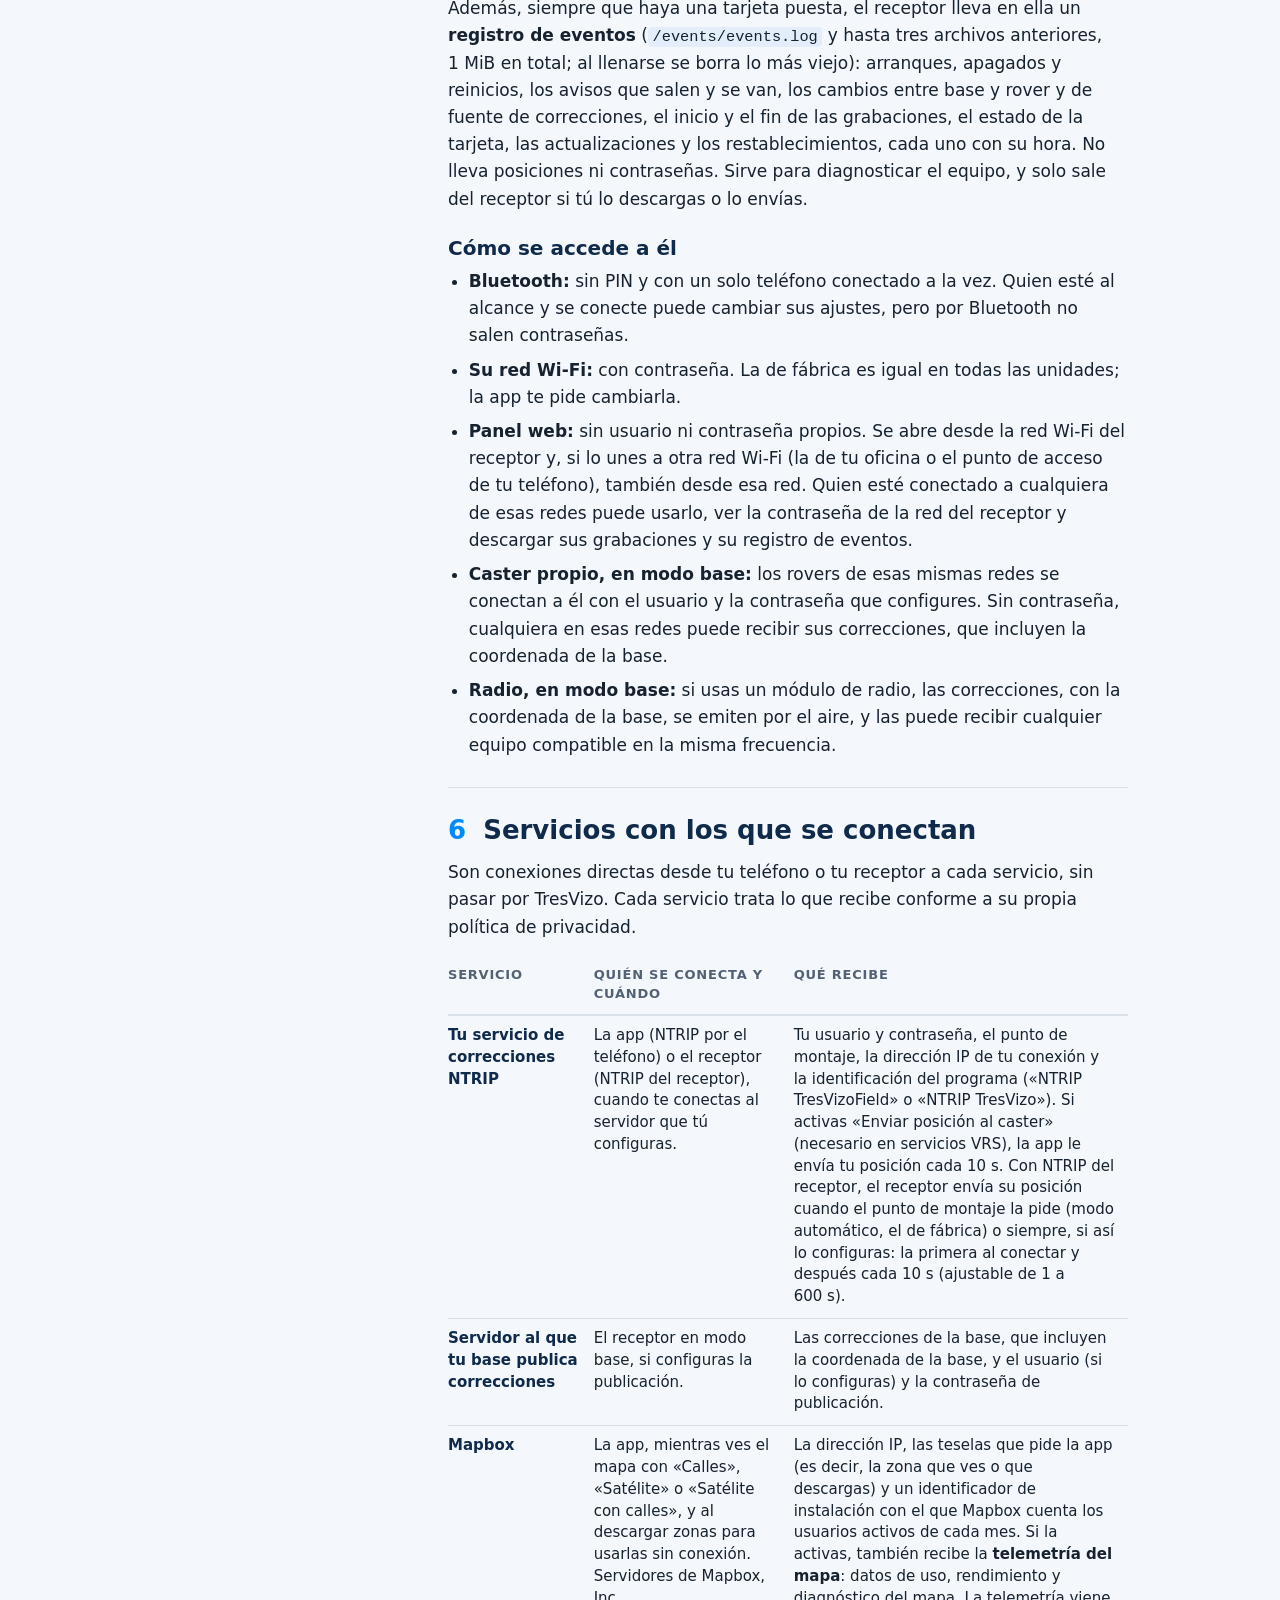
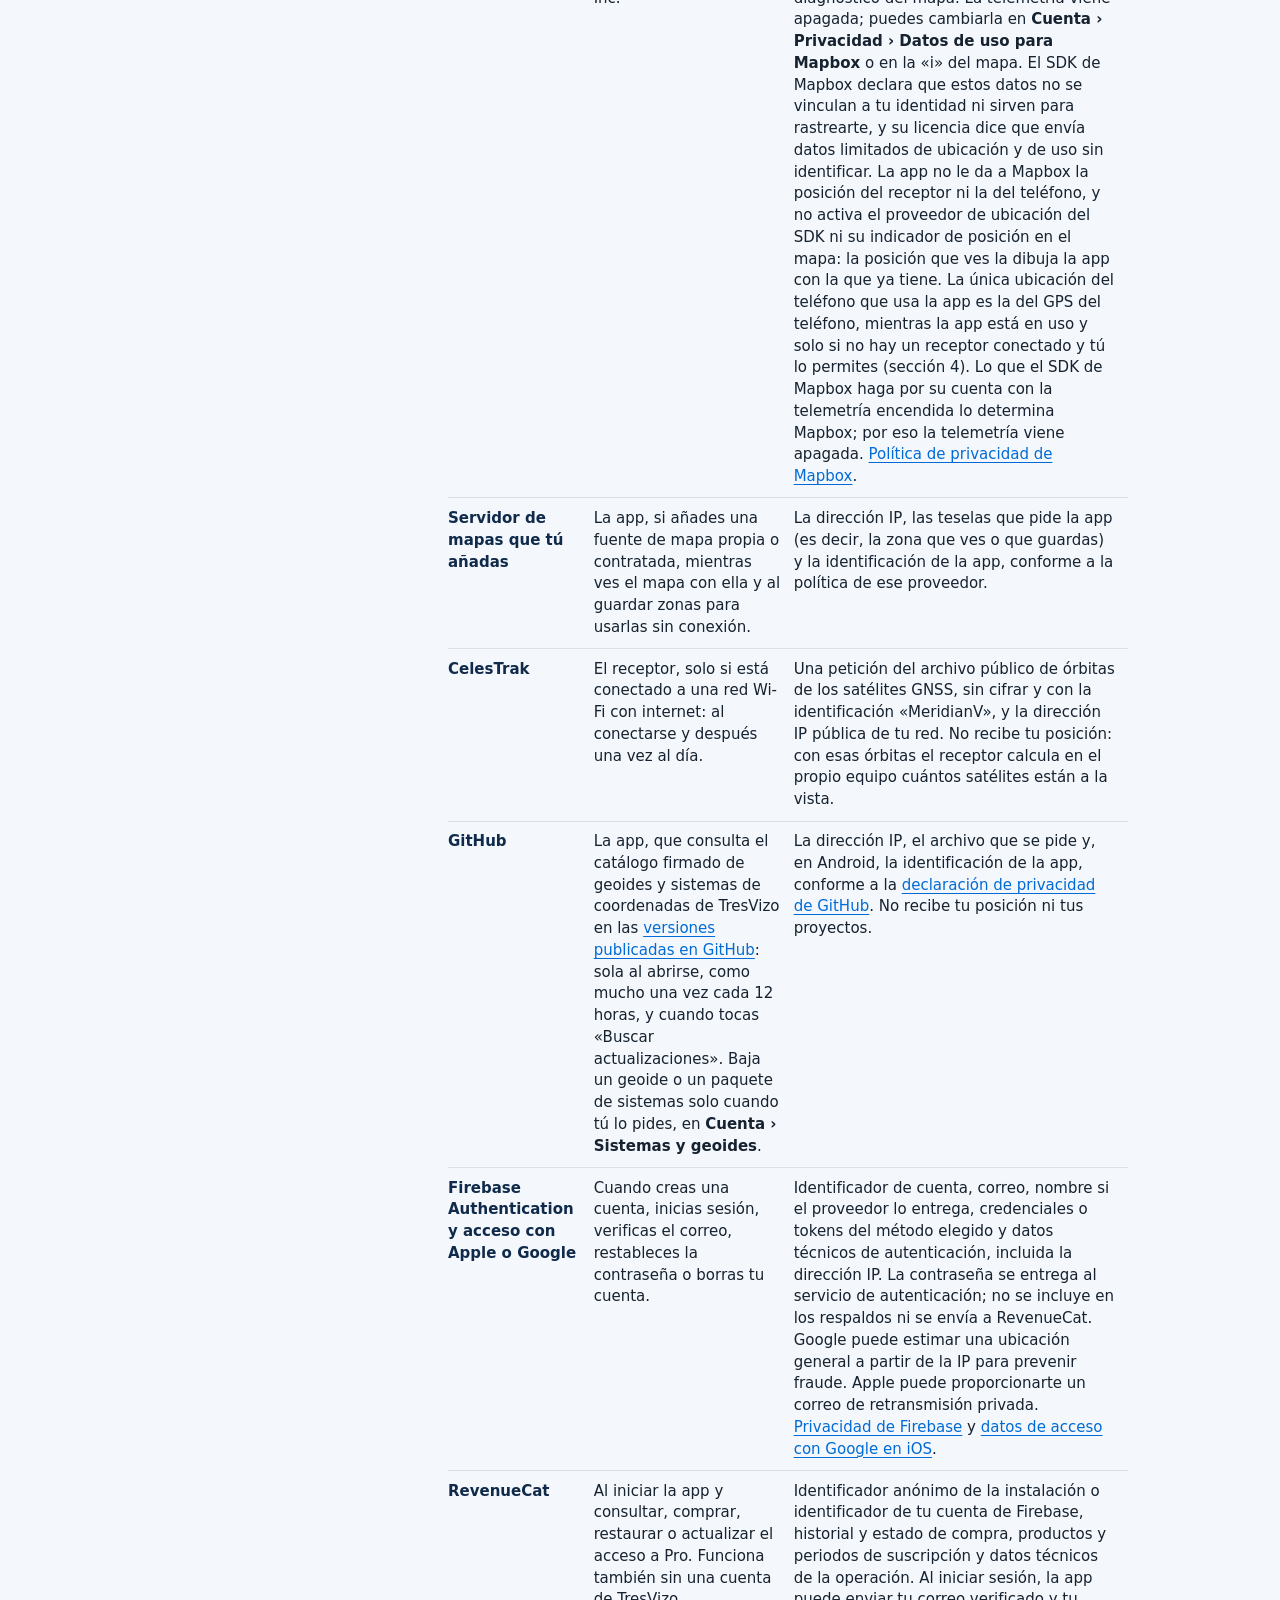
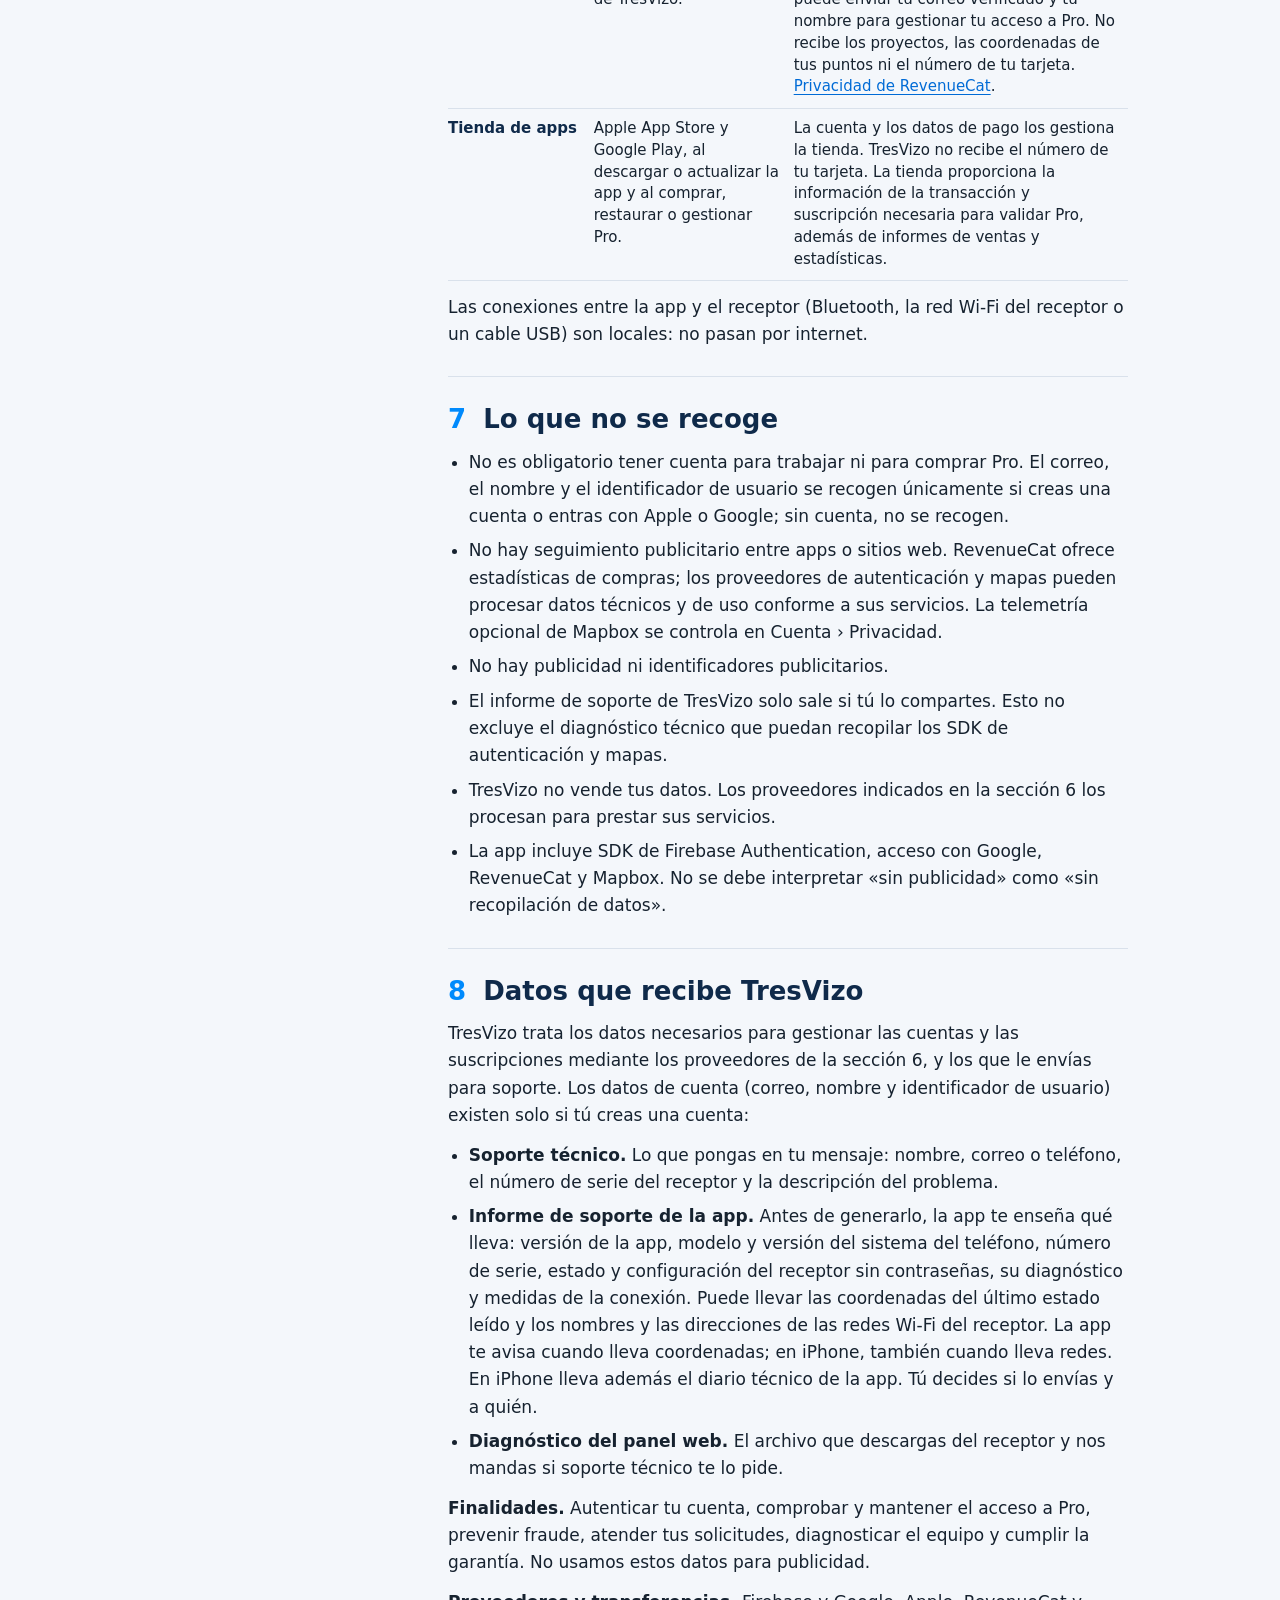
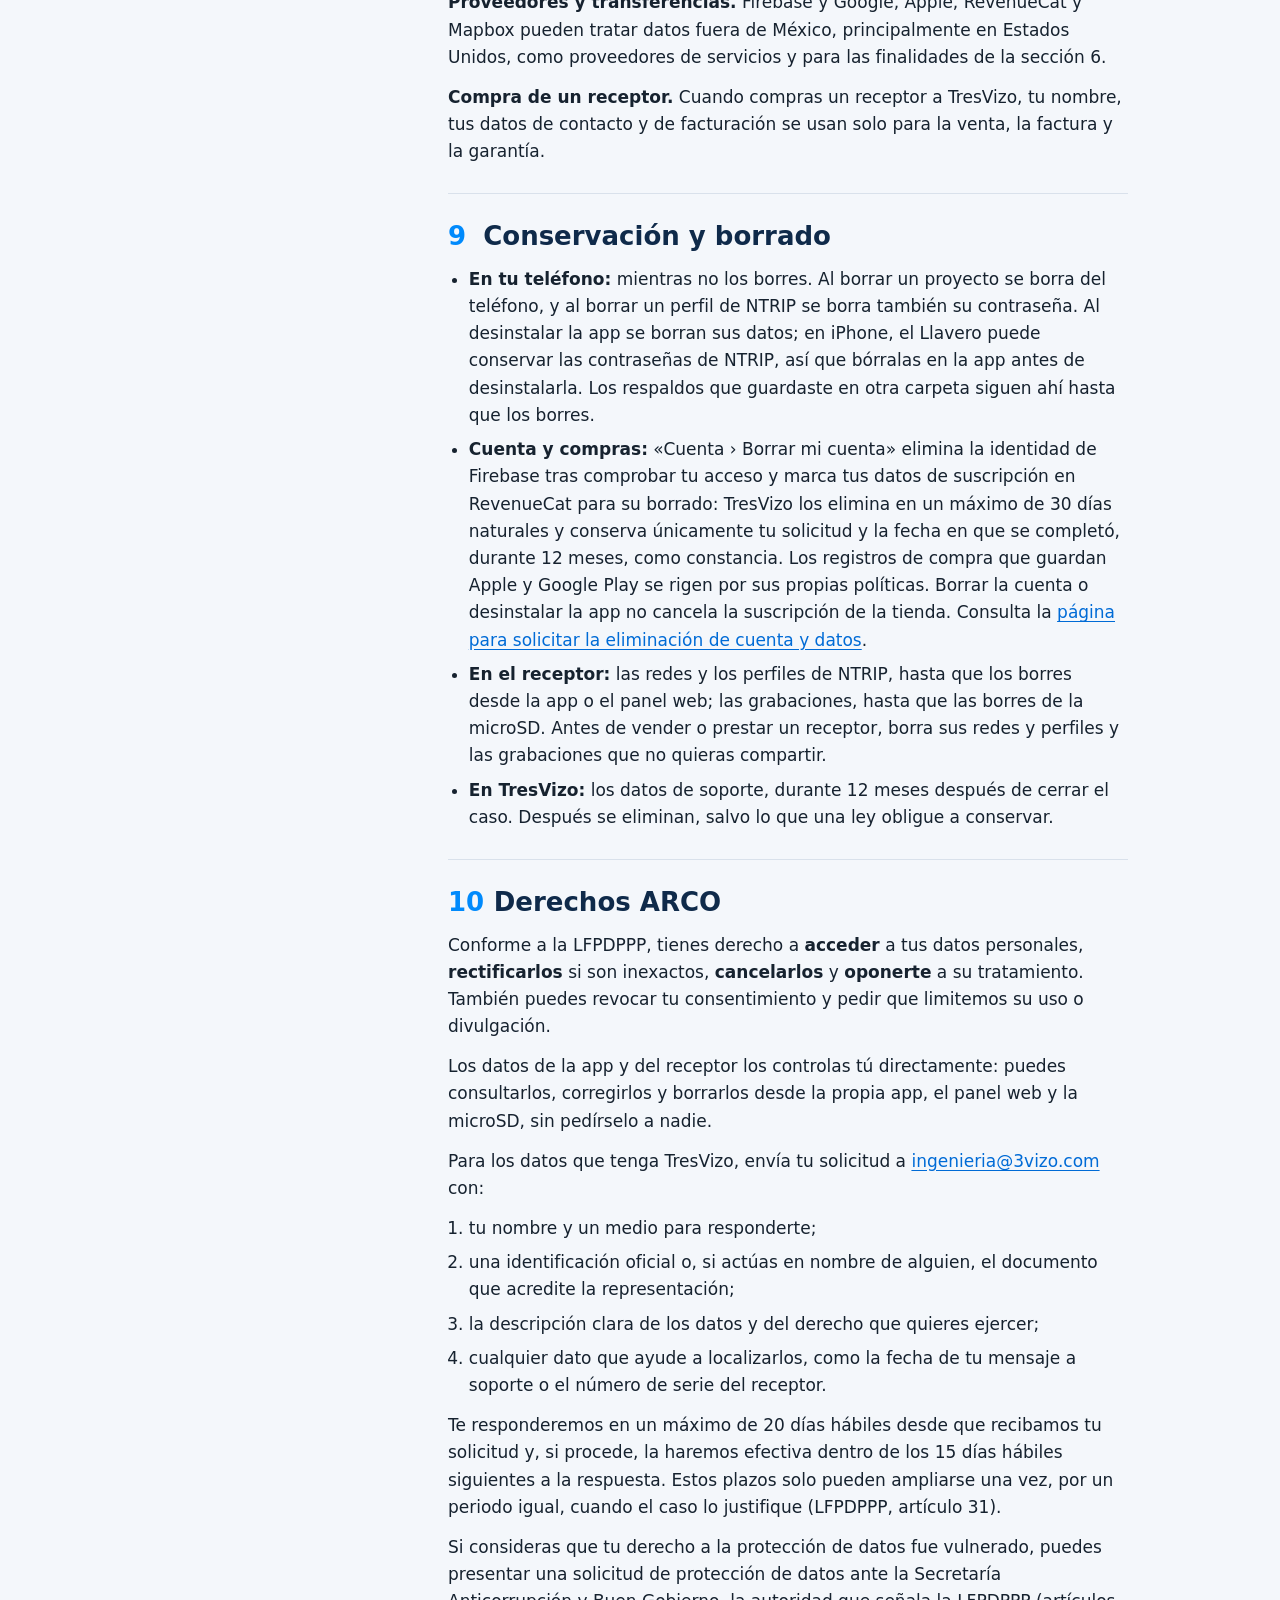
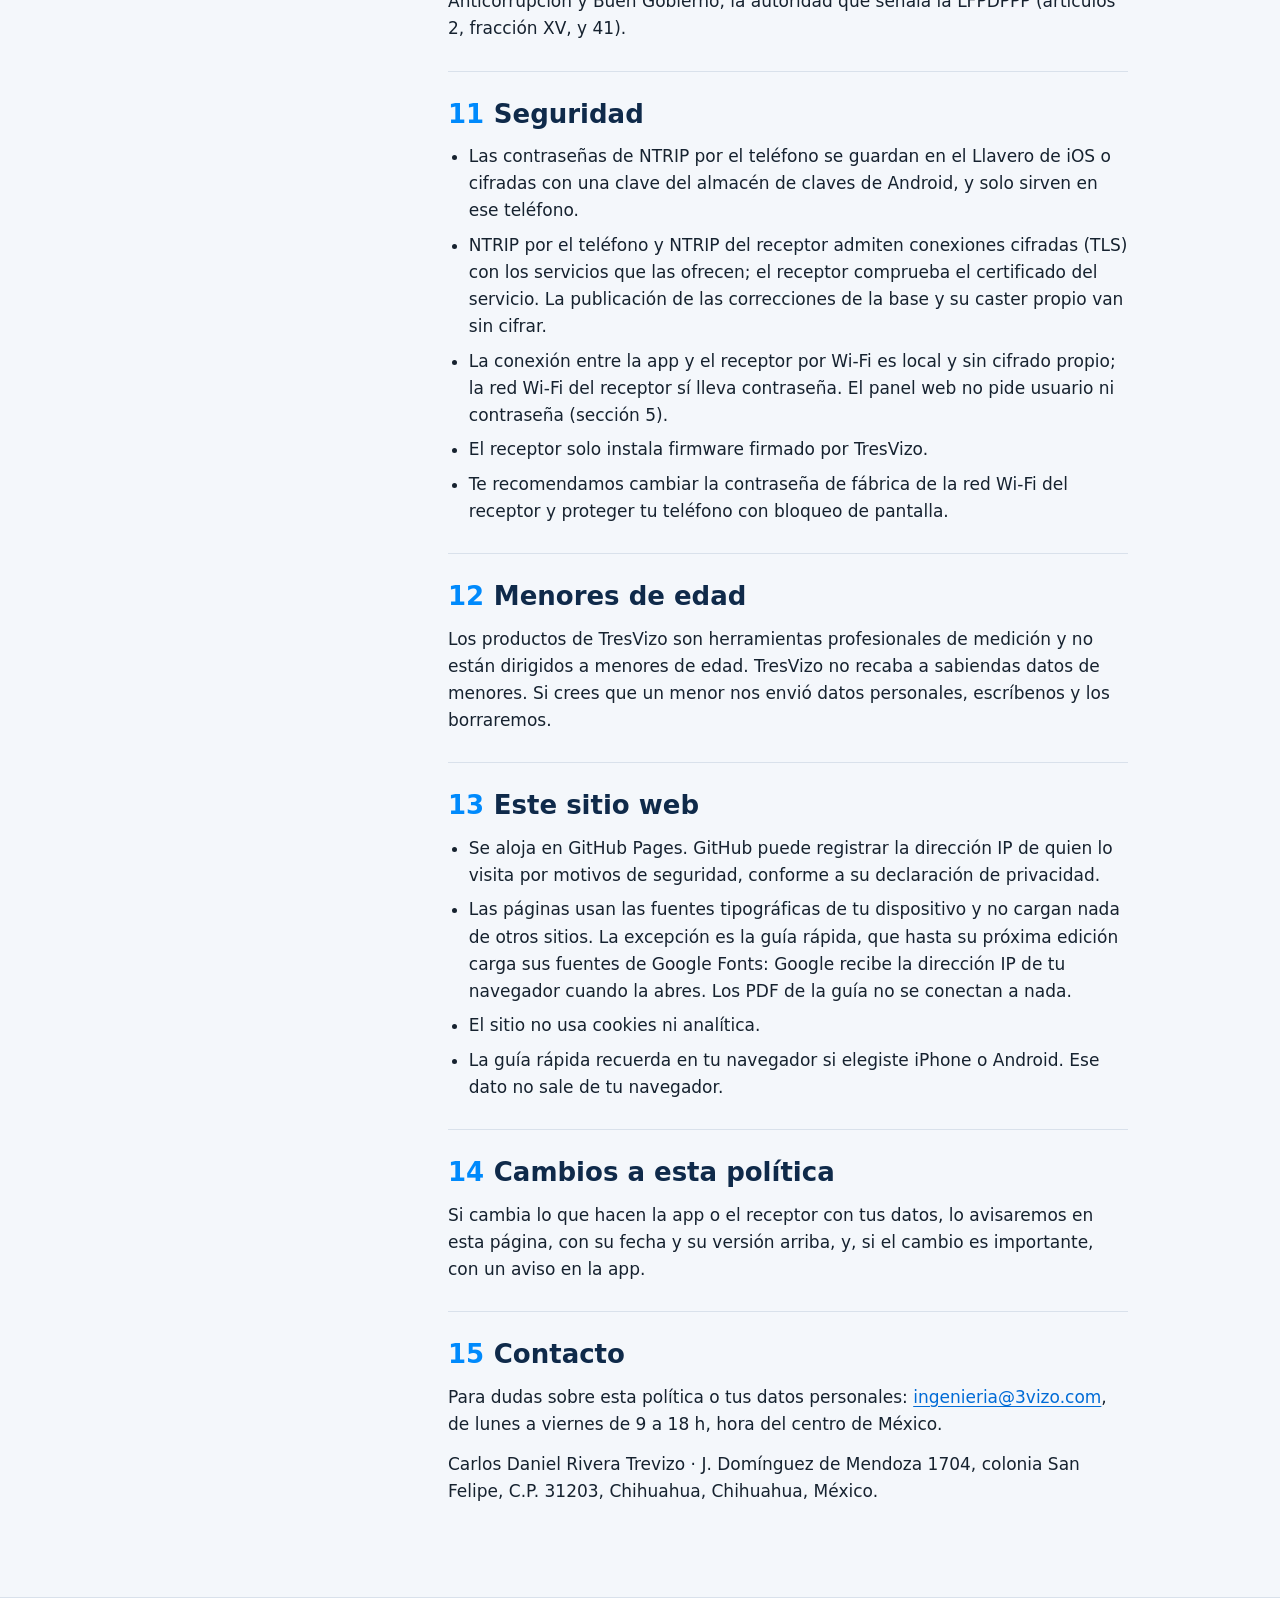
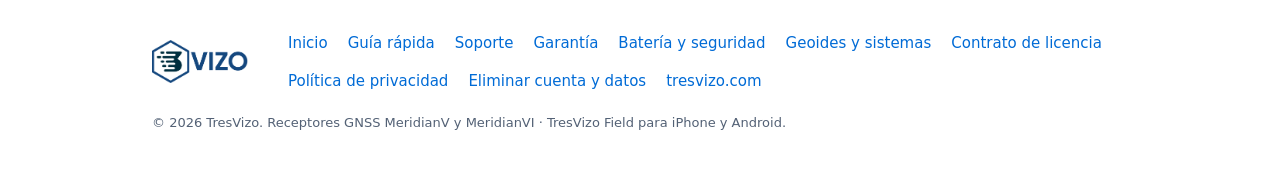
<file: docs/privacidad/index.html>
<!doctype html>
<html lang="es-MX">
<head>
<meta charset="utf-8">
<meta name="viewport" content="width=device-width, initial-scale=1">
<title>Política de privacidad · TresVizo</title>
<meta name="description" content="Qué datos tratan la app TresVizo Field y los receptores MeridianV y MeridianVI, dónde se guardan, con qué servicios se conectan y cómo ejercer tus derechos ARCO.">
<link rel="icon" type="image/png" href="../assets/img/tresvizo-marca.png">
<link rel="stylesheet" href="../assets/sitio.css">
</head>
<body>
<a class="skip" href="#contenido">Saltar al contenido</a>
<header class="topbar">
  <div class="wrap topbar-in">
    <a class="brand" href="../"><img src="../assets/img/tresvizo-marca.png" alt="" width="385" height="444"><span>TresVizo GNSS</span></a>
    <nav class="topnav" aria-label="Sitio">
      <a href="../guia/">Guía rápida</a>
      <a href="../soporte/">Soporte</a>
      <a href="../garantia/">Garantía</a>
      <a href="../geoides/">Geoides</a>
    </nav>
  </div>
</header>

<main id="contenido">
  <div class="doc-head">
    <div class="wrap">
      <p class="eyebrow">Aviso de privacidad integral</p>
      <h1>Política de privacidad</h1>
      <p class="lede">Qué datos tratan la app TresVizo Field y los receptores MeridianV y MeridianVI, dónde se guardan y con quién se conectan.</p>
      <p class="doc-meta"><span>Versión 1.0</span><span>Última revisión: 13 de noviembre de 2026</span><span>Vigente desde: 13 de noviembre de 2026</span></p>
    </div>
  </div>

  <div class="wrap doc">
    <nav class="doc-toc" aria-labelledby="toc-t">
      <h2 id="toc-t">Contenido</h2>
      <ol>
        <li><a href="#resumen">En resumen</a></li>
        <li><a href="#responsable">Responsable</a></li>
        <li><a href="#app">Datos en la app</a></li>
        <li><a href="#permisos">Permisos del teléfono</a></li>
        <li><a href="#receptor">Datos en el receptor</a></li>
        <li><a href="#terceros">Servicios con los que se conectan</a></li>
        <li><a href="#no">Lo que no se recoge</a></li>
        <li><a href="#tresvizo">Datos que recibe TresVizo</a></li>
        <li><a href="#conservacion">Conservación y borrado</a></li>
        <li><a href="#arco">Derechos ARCO</a></li>
        <li><a href="#seguridad">Seguridad</a></li>
        <li><a href="#menores">Menores de edad</a></li>
        <li><a href="#sitio">Este sitio web</a></li>
        <li><a href="#cambios">Cambios a esta política</a></li>
        <li><a href="#contacto">Contacto</a></li>
      </ol>
    </nav>

    <div class="doc-body">
      <section id="resumen" aria-labelledby="h-resumen">
        <h2 id="h-resumen"><span class="n">1</span>En resumen</h2>
        <ul>
          <li><strong>Cuenta opcional.</strong> Puedes trabajar y comprar Pro sin registrarte. Tu correo, tu nombre (si el proveedor lo entrega) y tu identificador de usuario se tratan solo cuando creas una cuenta o entras con Apple o Google: entonces Firebase Authentication gestiona tu identidad y RevenueCat vincula tu acceso a Pro entre dispositivos. Sin cuenta, no se recogen.</li>
          <li><strong>Tú controlas tus proyectos.</strong> Se guardan en el teléfono; no se envían a Firebase Authentication ni a RevenueCat. Los respaldos pueden guardarse en iCloud Drive, en la copia de seguridad de Android o en la carpeta que elijas.</li>
          <li><strong>Sin publicidad ni seguimiento publicitario.</strong> Los proveedores de autenticación, compras y mapas pueden procesar datos técnicos para prestar y analizar sus servicios. Los datos de uso opcionales de Mapbox vienen apagados (sección 6).</li>
          <li><strong>Servicios de la app.</strong> Firebase y los proveedores Apple o Google para la cuenta, RevenueCat y la tienda para Pro, tu servicio NTRIP, Mapbox o el servidor de mapas que añadas y los catálogos de datos y firmware en GitHub. El receptor también consulta órbitas públicas de CelesTrak.</li>
          <li><strong>Cuenta, compras y soporte.</strong> TresVizo puede consultar los datos de cuenta y suscripción en sus consolas de Firebase y RevenueCat para gestionar el servicio, además de lo que envíes a soporte.</li>
        </ul>
        <p>Esta política se comprobó el 13 de noviembre de 2026 contra el código de la app para iPhone (versión del código <code>91f4f94</code>), de la app para Android (<code>dc21091f</code>) y del firmware del MeridianV (<code>f304121</code>) y del MeridianVI (<code>f0cb314</code>).</p>
      </section>
      <section id="responsable" aria-labelledby="h-responsable">
        <h2 id="h-responsable"><span class="n">2</span>Responsable</h2>
        <p>El responsable del tratamiento de tus datos personales, conforme a la Ley Federal de Protección de Datos Personales en Posesión de los Particulares (LFPDPPP), es:</p>
        <dl>
          <div><dt>Responsable</dt><dd>Carlos Daniel Rivera Trevizo, persona física, que comercializa sus productos con la marca TresVizo («TresVizo»).</dd></div>
          <div><dt>Domicilio</dt><dd>J. Domínguez de Mendoza 1704, colonia San Felipe, C.P. 31203, Chihuahua, Chihuahua, México</dd></div>
          <div><dt>RFC</dt><dd>RITC991104IZ4</dd></div>
          <div><dt>Contacto de privacidad</dt><dd><a href="mailto:ingenieria@3vizo.com">ingenieria@3vizo.com</a></dd></div>
        </dl>
        <p>Esta política cubre:</p>
        <ul>
          <li>la app <strong>TresVizo Field</strong> para iPhone y para Android;</li>
          <li>el firmware de los receptores GNSS <strong>MeridianV</strong> y <strong>MeridianVI</strong>, con su panel web;</li>
          <li>este sitio web y la atención de soporte técnico.</li>
        </ul>
      </section>

      <section id="app" aria-labelledby="h-app">
        <h2 id="h-app"><span class="n">3</span>Datos en la app</h2>
        <p>Todo lo de esta sección se guarda en el almacenamiento privado de la app, en tu teléfono, y no sale de él salvo que tú lo compartas o lo respaldes.</p>
        <div class="table-wrap" style="margin-top:1rem">
          <table class="data stack">
            <thead><tr><th scope="col">Dato</th><th scope="col">Para qué</th><th scope="col">Dónde se guarda</th></tr></thead>
            <tbody>
              <tr>
                <td>Proyectos y puntos</td>
                <td data-label="Para qué">Tu trabajo: nombre del proyecto y del cliente (opcional), coordenadas, cotas, descripciones, códigos, altura de antena, calidad y precisión de cada punto, satélites, datos de la base o del servicio de correcciones, y el número de serie del receptor y de la base con que se midió. También los dibujos que importas.</td>
                <td data-label="Dónde se guarda">En el teléfono.</td>
              </tr>
              <tr>
                <td>Perfiles de NTRIP por el teléfono</td>
                <td data-label="Para qué">Conectarte a tu servicio de correcciones: servidor, puerto, punto de montaje y usuario.</td>
                <td data-label="Dónde se guarda">En los ajustes de la app. La contraseña va aparte, en el Llavero de iOS o en el almacén de claves de Android, y solo sirve en ese teléfono.</td>
              </tr>
              <tr>
                <td>Receptores conocidos</td>
                <td data-label="Para qué">Volver a conectar rápido: nombre, número de serie y modelo del receptor, su identificador de Bluetooth, su dirección en la red Wi-Fi, si estaba como base o rover y la fecha de la última conexión.</td>
                <td data-label="Dónde se guarda">En el teléfono.</td>
              </tr>
              <tr>
                <td>Ajustes</td>
                <td data-label="Para qué">Unidades, sonidos, vibración, tolerancias de captura, códigos de campo y preferencias del mapa.</td>
                <td data-label="Dónde se guarda">En el teléfono.</td>
              </tr>
              <tr>
                <td>Grabaciones descargadas</td>
                <td data-label="Para qué">Los datos crudos que bajas del receptor para posproceso.</td>
                <td data-label="Dónde se guarda">En el teléfono. En iPhone quedan fuera de la copia de seguridad del sistema.</td>
              </tr>
              <tr>
                <td>Geoides y sistemas descargados</td>
                <td data-label="Para qué">Los modelos y paquetes que bajas del catálogo de TresVizo.</td>
                <td data-label="Dónde se guarda">En el teléfono. En iPhone quedan fuera de la copia de seguridad del sistema: se pueden volver a bajar.</td>
              </tr>
              <tr>
                <td>Ubicación del teléfono</td>
                <td data-label="Para qué">Solo si eliges usar el GPS del teléfono como receptor. La app no la pide al abrirse ni para conectar con el receptor, salvo en Android 11 o anterior, donde el sistema la exige para buscar por Bluetooth.</td>
                <td data-label="Dónde se guarda">Se usa en el momento. Si capturas puntos con ella, quedan en el proyecto como cualquier otro punto.</td>
              </tr>
            </tbody>
          </table>
        </div>

        <h3>Respaldos</h3>
        <ul>
          <li><strong>Respaldo de la app.</strong> La app hace una copia automática de tus proyectos. En iPhone usa por omisión «iCloud Drive › TresVizo Field › Respaldos» cuando iCloud está disponible; si no lo está, usa la carpeta local de la app. También puedes elegir otra carpeta. En Android usa la carpeta que elijas. En iPhone llevan también tus ajustes, los receptores conocidos, los perfiles de NTRIP y los códigos de campo. Los respaldos no llevan las contraseñas de los servicios NTRIP. Si eliges una carpeta de iCloud Drive o de otro servicio en la nube, ese servicio guarda el respaldo bajo tu cuenta.</li>
          <li><strong>Copia de seguridad de iPhone.</strong> Si tienes activada la copia de seguridad de iOS (en iCloud o en tu computadora), incluye los datos de la app, salvo lo que la app excluye a propósito: las grabaciones descargadas, las teselas de las fuentes de mapa propias, los geoides y sistemas descargados, el diario técnico y la carpeta local de respaldos. Las zonas sin conexión y el caché del mapa de Mapbox los guarda el SDK de Mapbox en sus propias carpetas, y la app no las marca como excluidas de la copia: pueden incluirse. Esa copia la hace Apple bajo tu cuenta, no TresVizo.</li>
          <li><strong>Copia de Android.</strong> Si tienes activada la copia de seguridad del sistema, Android puede incluir los proyectos y dibujos preparados por la app, tus ajustes, los receptores conocidos y los perfiles NTRIP sin contraseñas. La transferencia entre dispositivos usa la misma selección. Quedan fuera las contraseñas NTRIP, la sesión de Firebase, la caché de RevenueCat, las grabaciones y las teselas del mapa. Esta copia la gestiona el sistema bajo tu cuenta.</li>
        </ul>

        <h3>Lo que tú compartes</h3>
        <p>Cuando exportas (CSV, GeoJSON, DXF, KML), compartes un proyecto o un informe de replanteo, o mandas el informe de soporte, la app te muestra el menú de compartir del sistema y tú eliges a qué app o persona va. Desde ahí, lo que pase con el archivo depende de quien lo recibe. Los archivos exportados pueden incluir coordenadas, nombres y números de serie de los receptores.</p>
      </section>

      <section id="permisos" aria-labelledby="h-permisos">
        <h2 id="h-permisos"><span class="n">4</span>Permisos del teléfono</h2>
        <p>La app pide cada permiso cuando lo necesita, no al instalarla. Puedes negarlo o quitarlo en los ajustes del teléfono; solo deja de funcionar lo que depende de él.</p>

        <h3>iPhone</h3>
        <div class="table-wrap">
          <table class="data stack">
            <thead><tr><th scope="col">Permiso</th><th scope="col">Texto que muestra el sistema</th><th scope="col">Para qué</th></tr></thead>
            <tbody>
              <tr><td>Bluetooth</td><td data-label="Texto que muestra el sistema">«Para conectar con receptores GNSS TresVizo.»</td><td data-label="Para qué">Conectar con el receptor. La conexión sigue activa con la app en segundo plano para no cortar las correcciones.</td></tr>
              <tr><td>Red local</td><td data-label="Texto que muestra el sistema">«Para encontrar y configurar receptores TresVizo en la red Wi-Fi.»</td><td data-label="Para qué">Buscar el receptor en la red Wi-Fi y hablar con él.</td></tr>
              <tr><td>Ubicación, mientras usas la app</td><td data-label="Texto que muestra el sistema">«Para usar el GPS del teléfono cuando no hay un receptor conectado.»</td><td data-label="Para qué">Solo el GPS del teléfono como receptor. La app no pide ubicación en segundo plano.</td></tr>
            </tbody>
          </table>
        </div>
        <p>La app para iPhone no pide acceso a la cámara, las fotos, el micrófono, los contactos ni el calendario. Puede pedir permiso para avisarte de pérdidas de enlace, correcciones o FIJO durante el trabajo. Usa iCloud Drive para los respaldos cuando está disponible; no sincroniza una base de proyectos de TresVizo entre teléfonos. Para importar o guardar archivos usa el selector del sistema: solo lee lo que tú eliges.</p>

        <h3>Android</h3>
        <div class="table-wrap">
          <table class="data stack">
            <thead><tr><th scope="col">Permiso</th><th scope="col">Para qué</th></tr></thead>
            <tbody>
              <tr><td>Dispositivos cercanos (Bluetooth)</td><td data-label="Para qué">Buscar y conectar el receptor. Declarado de forma que no sirve para saber tu ubicación.</td></tr>
              <tr><td>Dispositivos Wi-Fi cercanos</td><td data-label="Para qué">Solo al tocar «Buscar en la red Wi-Fi». También declarado sin uso para ubicación.</td></tr>
              <tr><td>Ubicación precisa y aproximada</td><td data-label="Para qué">El GPS del teléfono como receptor, solo si lo activas. En Android 11 o anterior, el sistema la exige además para buscar por Bluetooth. La app no pide ubicación en segundo plano.</td></tr>
              <tr><td>Notificaciones</td><td data-label="Para qué">La notificación fija que Android exige mientras la conexión con el receptor sigue activa en segundo plano.</td></tr>
              <tr><td>Internet y estado de la red</td><td data-label="Para qué">Mapas, NTRIP por el teléfono, el catálogo de geoides y sistemas, y unirse a la red Wi-Fi del receptor cuando tú lo pides.</td></tr>
              <tr><td>Estado y cambio de la red Wi-Fi, y multidifusión</td><td data-label="Para qué">Unirse a la red Wi-Fi del receptor cuando tú lo pides y encontrarlo en la red mientras buscas receptores.</td></tr>
              <tr><td>Servicio en primer plano y mantener activo el procesador</td><td data-label="Para qué">Que la conexión y las correcciones no se corten con la pantalla apagada.</td></tr>
              <tr><td>Vibración</td><td data-label="Para qué">Avisos al capturar, al ganar o perder FIJO y al cortarse las correcciones.</td></tr>
              <tr><td>USB</td><td data-label="Para qué">Receptores conectados por cable. Android pide permiso por cada aparato que conectas.</td></tr>
              <tr><td>Ubicación simulada</td><td data-label="Para qué">Solo si activas «Dar la posición a otras apps» y eliges TresVizo Field en las opciones de desarrollador: entonces las demás apps del teléfono ven la posición del receptor como la del teléfono. Viene apagado.</td></tr>
            </tbody>
          </table>
        </div>
        <p>La app para Android no pide acceso a la cámara, las fotos, el micrófono ni los contactos. Utiliza servicios de autenticación de Google al entrar con Google y Google Play Billing para las compras de Pro. En las dos apps, el mapa de Mapbox no añade ningún permiso.</p>
      </section>

      <section id="receptor" aria-labelledby="h-receptor">
        <h2 id="h-receptor"><span class="n">5</span>Datos en el receptor</h2>
        <p class="lead-in"><strong>El receptor no envía nada a TresVizo.</strong> No tiene ninguna conexión con servidores de TresVizo.</p>
        <h3>Lo que guarda en su memoria</h3>
        <ul>
          <li>Su nombre y sus ajustes: modo base o rover, altura de bastón, configuración GNSS, calibración de la IMU.</li>
          <li>Hasta 5 redes Wi-Fi a las que lo conectas, con su contraseña.</li>
          <li>Hasta 5 perfiles de NTRIP del receptor: servidor, puerto, punto de montaje, usuario y contraseña.</li>
          <li>Si lo usas como base: su coordenada; los datos para publicar sus correcciones en un servidor (dirección, punto de montaje, usuario y contraseña); y los de su caster propio (puerto, punto de montaje, usuario y contraseña).</li>
          <li>Un diario técnico de arranques y fallos, sin posiciones ni contraseñas.</li>
        </ul>
        <p>Las contraseñas de las redes Wi-Fi y de los perfiles de NTRIP guardados no se vuelven a mostrar: la app y el panel web solo indican si hay una. La contraseña de la red Wi-Fi del propio receptor sí se puede leer desde el panel web y por USB, para unir un teléfono a esa red; por Bluetooth no sale.</p>
        <h3>Lo que graba en la microSD</h3>
        <p>Si inicias una grabación, el receptor escribe los datos crudos de los satélites junto con el modelo, el número de serie, el nombre del receptor, la antena, la versión del firmware, la altura del bastón, el nombre de la sesión, la fecha y hora de inicio y, si se conocen, el marco y la época de las coordenadas de la base o del servicio de correcciones. De esos datos se puede calcular dónde y cuándo se midió. Los archivos se quedan en la tarjeta hasta que los borras.</p>
        <p>Además, siempre que haya una tarjeta puesta, el receptor lleva en ella un <strong>registro de eventos</strong> (<code>/events/events.log</code> y hasta tres archivos anteriores, 1&nbsp;MiB en total; al llenarse se borra lo más viejo): arranques, apagados y reinicios, los avisos que salen y se van, los cambios entre base y rover y de fuente de correcciones, el inicio y el fin de las grabaciones, el estado de la tarjeta, las actualizaciones y los restablecimientos, cada uno con su hora. No lleva posiciones ni contraseñas. Sirve para diagnosticar el equipo, y solo sale del receptor si tú lo descargas o lo envías.</p>
        <h3>Cómo se accede a él</h3>
        <ul>
          <li><strong>Bluetooth:</strong> sin PIN y con un solo teléfono conectado a la vez. Quien esté al alcance y se conecte puede cambiar sus ajustes, pero por Bluetooth no salen contraseñas.</li>
          <li><strong>Su red Wi-Fi:</strong> con contraseña. La de fábrica es igual en todas las unidades; la app te pide cambiarla.</li>
          <li><strong>Panel web:</strong> sin usuario ni contraseña propios. Se abre desde la red Wi-Fi del receptor y, si lo unes a otra red Wi-Fi (la de tu oficina o el punto de acceso de tu teléfono), también desde esa red. Quien esté conectado a cualquiera de esas redes puede usarlo, ver la contraseña de la red del receptor y descargar sus grabaciones y su registro de eventos.</li>
          <li><strong>Caster propio, en modo base:</strong> los rovers de esas mismas redes se conectan a él con el usuario y la contraseña que configures. Sin contraseña, cualquiera en esas redes puede recibir sus correcciones, que incluyen la coordenada de la base.</li>
          <li><strong>Radio, en modo base:</strong> si usas un módulo de radio, las correcciones, con la coordenada de la base, se emiten por el aire, y las puede recibir cualquier equipo compatible en la misma frecuencia.</li>
        </ul>
      </section>

      <section id="terceros" aria-labelledby="h-terceros">
        <h2 id="h-terceros"><span class="n">6</span>Servicios con los que se conectan</h2>
        <p>Son conexiones directas desde tu teléfono o tu receptor a cada servicio, sin pasar por TresVizo. Cada servicio trata lo que recibe conforme a su propia política de privacidad.</p>
        <div class="table-wrap" style="margin-top:1rem">
          <table class="data stack">
            <thead><tr><th scope="col">Servicio</th><th scope="col">Quién se conecta y cuándo</th><th scope="col">Qué recibe</th></tr></thead>
            <tbody>
              <tr>
                <td>Tu servicio de correcciones NTRIP</td>
                <td data-label="Quién se conecta y cuándo">La app (NTRIP por el teléfono) o el receptor (NTRIP del receptor), cuando te conectas al servidor que tú configuras.</td>
                <td data-label="Qué recibe">Tu usuario y contraseña, el punto de montaje, la dirección IP de tu conexión y la identificación del programa («NTRIP TresVizoField» o «NTRIP TresVizo»). Si activas «Enviar posición al caster» (necesario en servicios VRS), la app le envía tu posición cada 10&nbsp;s. Con NTRIP del receptor, el receptor envía su posición cuando el punto de montaje la pide (modo automático, el de fábrica) o siempre, si así lo configuras: la primera al conectar y después cada 10&nbsp;s (ajustable de 1 a 600&nbsp;s).</td>
              </tr>
              <tr>
                <td>Servidor al que tu base publica correcciones</td>
                <td data-label="Quién se conecta y cuándo">El receptor en modo base, si configuras la publicación.</td>
                <td data-label="Qué recibe">Las correcciones de la base, que incluyen la coordenada de la base, y el usuario (si lo configuras) y la contraseña de publicación.</td>
              </tr>
              <tr>
                <td>Mapbox</td>
                <td data-label="Quién se conecta y cuándo">La app, mientras ves el mapa con «Calles», «Satélite» o «Satélite con calles», y al descargar zonas para usarlas sin conexión. Servidores de Mapbox, Inc.</td>
                <td data-label="Qué recibe">La dirección IP, las teselas que pide la app (es decir, la zona que ves o que descargas) y un identificador de instalación con el que Mapbox cuenta los usuarios activos de cada mes. Si la activas, también recibe la <strong>telemetría del mapa</strong>: datos de uso, rendimiento y diagnóstico del mapa. La telemetría viene apagada; puedes cambiarla en <strong>Cuenta › Privacidad › Datos de uso para Mapbox</strong> o en la «i» del mapa. El SDK de Mapbox declara que estos datos no se vinculan a tu identidad ni sirven para rastrearte, y su licencia dice que envía datos limitados de ubicación y de uso sin identificar. La app no le da a Mapbox la posición del receptor ni la del teléfono, y no activa el proveedor de ubicación del SDK ni su indicador de posición en el mapa: la posición que ves la dibuja la app con la que ya tiene. La única ubicación del teléfono que usa la app es la del GPS del teléfono, mientras la app está en uso y solo si no hay un receptor conectado y tú lo permites (sección 4). Lo que el SDK de Mapbox haga por su cuenta con la telemetría encendida lo determina Mapbox; por eso la telemetría viene apagada. <a href="https://www.mapbox.com/legal/privacy">Política de privacidad de Mapbox</a>.</td>
              </tr>
              <tr>
                <td>Servidor de mapas que tú añadas</td>
                <td data-label="Quién se conecta y cuándo">La app, si añades una fuente de mapa propia o contratada, mientras ves el mapa con ella y al guardar zonas para usarlas sin conexión.</td>
                <td data-label="Qué recibe">La dirección IP, las teselas que pide la app (es decir, la zona que ves o que guardas) y la identificación de la app, conforme a la política de ese proveedor.</td>
              </tr>
              <tr>
                <td>CelesTrak</td>
                <td data-label="Quién se conecta y cuándo">El receptor, solo si está conectado a una red Wi-Fi con internet: al conectarse y después una vez al día.</td>
                <td data-label="Qué recibe">Una petición del archivo público de órbitas de los satélites GNSS, sin cifrar y con la identificación «MeridianV», y la dirección IP pública de tu red. No recibe tu posición: con esas órbitas el receptor calcula en el propio equipo cuántos satélites están a la vista.</td>
              </tr>
              <tr>
                <td>GitHub</td>
                <td data-label="Quién se conecta y cuándo">La app, que consulta el catálogo firmado de geoides y sistemas de coordenadas de TresVizo en las <a href="https://github.com/cadaritre/GNSS-TresVizo/releases">versiones publicadas en GitHub</a>: sola al abrirse, como mucho una vez cada 12 horas, y cuando tocas «Buscar actualizaciones». Baja un geoide o un paquete de sistemas solo cuando tú lo pides, en <strong>Cuenta › Sistemas y geoides</strong>.</td>
                <td data-label="Qué recibe">La dirección IP, el archivo que se pide y, en Android, la identificación de la app, conforme a la <a href="https://docs.github.com/es/site-policy/privacy-policies/github-general-privacy-statement">declaración de privacidad de GitHub</a>. No recibe tu posición ni tus proyectos.</td>
              </tr>
              <tr>
                <td>Firebase Authentication y acceso con Apple o Google</td>
                <td data-label="Quién se conecta y cuándo">Cuando creas una cuenta, inicias sesión, verificas el correo, restableces la contraseña o borras tu cuenta.</td>
                <td data-label="Qué recibe">Identificador de cuenta, correo, nombre si el proveedor lo entrega, credenciales o tokens del método elegido y datos técnicos de autenticación, incluida la dirección IP. La contraseña se entrega al servicio de autenticación; no se incluye en los respaldos ni se envía a RevenueCat. Google puede estimar una ubicación general a partir de la IP para prevenir fraude. Apple puede proporcionarte un correo de retransmisión privada. <a href="https://firebase.google.com/support/privacy">Privacidad de Firebase</a> y <a href="https://developers.google.com/identity/sign-in/ios/app-privacy">datos de acceso con Google en iOS</a>.</td>
              </tr>
              <tr>
                <td>RevenueCat</td>
                <td data-label="Quién se conecta y cuándo">Al iniciar la app y consultar, comprar, restaurar o actualizar el acceso a Pro. Funciona también sin una cuenta de TresVizo.</td>
                <td data-label="Qué recibe">Identificador anónimo de la instalación o identificador de tu cuenta de Firebase, historial y estado de compra, productos y periodos de suscripción y datos técnicos de la operación. Al iniciar sesión, la app puede enviar tu correo verificado y tu nombre para gestionar tu acceso a Pro. No recibe los proyectos, las coordenadas de tus puntos ni el número de tu tarjeta. <a href="https://www.revenuecat.com/privacy-policy">Privacidad de RevenueCat</a>.</td>
              </tr>
              <tr>
                <td>Tienda de apps</td>
                <td data-label="Quién se conecta y cuándo">Apple App Store y Google Play, al descargar o actualizar la app y al comprar, restaurar o gestionar Pro.</td>
                <td data-label="Qué recibe">La cuenta y los datos de pago los gestiona la tienda. TresVizo no recibe el número de tu tarjeta. La tienda proporciona la información de la transacción y suscripción necesaria para validar Pro, además de informes de ventas y estadísticas.</td>
              </tr>
            </tbody>
          </table>
        </div>
        <p>Las conexiones entre la app y el receptor (Bluetooth, la red Wi-Fi del receptor o un cable USB) son locales: no pasan por internet.</p>
      </section>

      <section id="no" aria-labelledby="h-no">
        <h2 id="h-no"><span class="n">7</span>Lo que no se recoge</h2>
        <ul>
          <li>No es obligatorio tener cuenta para trabajar ni para comprar Pro. El correo, el nombre y el identificador de usuario se recogen únicamente si creas una cuenta o entras con Apple o Google; sin cuenta, no se recogen.</li>
          <li>No hay seguimiento publicitario entre apps o sitios web. RevenueCat ofrece estadísticas de compras; los proveedores de autenticación y mapas pueden procesar datos técnicos y de uso conforme a sus servicios. La telemetría opcional de Mapbox se controla en Cuenta › Privacidad.</li>
          <li>No hay publicidad ni identificadores publicitarios.</li>
          <li>El informe de soporte de TresVizo solo sale si tú lo compartes. Esto no excluye el diagnóstico técnico que puedan recopilar los SDK de autenticación y mapas.</li>
          <li>TresVizo no vende tus datos. Los proveedores indicados en la sección 6 los procesan para prestar sus servicios.</li>
          <li>La app incluye SDK de Firebase Authentication, acceso con Google, RevenueCat y Mapbox. No se debe interpretar «sin publicidad» como «sin recopilación de datos».</li>
        </ul>
      </section>

      <section id="tresvizo" aria-labelledby="h-tresvizo">
        <h2 id="h-tresvizo"><span class="n">8</span>Datos que recibe TresVizo</h2>
        <p>TresVizo trata los datos necesarios para gestionar las cuentas y las suscripciones mediante los proveedores de la sección 6, y los que le envías para soporte. Los datos de cuenta (correo, nombre y identificador de usuario) existen solo si tú creas una cuenta:</p>
        <ul>
          <li><strong>Soporte técnico.</strong> Lo que pongas en tu mensaje: nombre, correo o teléfono, el número de serie del receptor y la descripción del problema.</li>
          <li><strong>Informe de soporte de la app.</strong> Antes de generarlo, la app te enseña qué lleva: versión de la app, modelo y versión del sistema del teléfono, número de serie, estado y configuración del receptor sin contraseñas, su diagnóstico y medidas de la conexión. Puede llevar las coordenadas del último estado leído y los nombres y las direcciones de las redes Wi-Fi del receptor. La app te avisa cuando lleva coordenadas; en iPhone, también cuando lleva redes. En iPhone lleva además el diario técnico de la app. Tú decides si lo envías y a quién.</li>
          <li><strong>Diagnóstico del panel web.</strong> El archivo que descargas del receptor y nos mandas si soporte técnico te lo pide.</li>
        </ul>
        <p><strong>Finalidades.</strong> Autenticar tu cuenta, comprobar y mantener el acceso a Pro, prevenir fraude, atender tus solicitudes, diagnosticar el equipo y cumplir la garantía. No usamos estos datos para publicidad.</p>
        <p><strong>Proveedores y transferencias.</strong> Firebase y Google, Apple, RevenueCat y Mapbox pueden tratar datos fuera de México, principalmente en Estados Unidos, como proveedores de servicios y para las finalidades de la sección 6.</p>
        <p><strong>Compra de un receptor.</strong> Cuando compras un receptor a TresVizo, tu nombre, tus datos de contacto y de facturación se usan solo para la venta, la factura y la garantía.</p>
      </section>

      <section id="conservacion" aria-labelledby="h-conservacion">
        <h2 id="h-conservacion"><span class="n">9</span>Conservación y borrado</h2>
        <ul>
          <li><strong>En tu teléfono:</strong> mientras no los borres. Al borrar un proyecto se borra del teléfono, y al borrar un perfil de NTRIP se borra también su contraseña. Al desinstalar la app se borran sus datos; en iPhone, el Llavero puede conservar las contraseñas de NTRIP, así que bórralas en la app antes de desinstalarla. Los respaldos que guardaste en otra carpeta siguen ahí hasta que los borres.</li>
          <li><strong>Cuenta y compras:</strong> «Cuenta › Borrar mi cuenta» elimina la identidad de Firebase tras comprobar tu acceso y marca tus datos de suscripción en RevenueCat para su borrado: TresVizo los elimina en un máximo de 30 días naturales y conserva únicamente tu solicitud y la fecha en que se completó, durante 12 meses, como constancia. Los registros de compra que guardan Apple y Google Play se rigen por sus propias políticas. Borrar la cuenta o desinstalar la app no cancela la suscripción de la tienda. Consulta la <a href="../eliminar-cuenta/">página para solicitar la eliminación de cuenta y datos</a>.</li>
          <li><strong>En el receptor:</strong> las redes y los perfiles de NTRIP, hasta que los borres desde la app o el panel web; las grabaciones, hasta que las borres de la microSD. Antes de vender o prestar un receptor, borra sus redes y perfiles y las grabaciones que no quieras compartir.</li>
          <li><strong>En TresVizo:</strong> los datos de soporte, durante 12 meses después de cerrar el caso. Después se eliminan, salvo lo que una ley obligue a conservar.</li>
        </ul>
      </section>

      <section id="arco" aria-labelledby="h-arco">
        <h2 id="h-arco"><span class="n">10</span>Derechos ARCO</h2>
        <p>Conforme a la LFPDPPP, tienes derecho a <strong>acceder</strong> a tus datos personales, <strong>rectificarlos</strong> si son inexactos, <strong>cancelarlos</strong> y <strong>oponerte</strong> a su tratamiento. También puedes revocar tu consentimiento y pedir que limitemos su uso o divulgación.</p>
        <p>Los datos de la app y del receptor los controlas tú directamente: puedes consultarlos, corregirlos y borrarlos desde la propia app, el panel web y la microSD, sin pedírselo a nadie.</p>
        <p>Para los datos que tenga TresVizo, envía tu solicitud a <a href="mailto:ingenieria@3vizo.com">ingenieria@3vizo.com</a> con:</p>
        <ol>
          <li>tu nombre y un medio para responderte;</li>
          <li>una identificación oficial o, si actúas en nombre de alguien, el documento que acredite la representación;</li>
          <li>la descripción clara de los datos y del derecho que quieres ejercer;</li>
          <li>cualquier dato que ayude a localizarlos, como la fecha de tu mensaje a soporte o el número de serie del receptor.</li>
        </ol>
        <p>Te responderemos en un máximo de 20 días hábiles desde que recibamos tu solicitud y, si procede, la haremos efectiva dentro de los 15 días hábiles siguientes a la respuesta. Estos plazos solo pueden ampliarse una vez, por un periodo igual, cuando el caso lo justifique (LFPDPPP, artículo 31).</p>
        <p>Si consideras que tu derecho a la protección de datos fue vulnerado, puedes presentar una solicitud de protección de datos ante la Secretaría Anticorrupción y Buen Gobierno, la autoridad que señala la LFPDPPP (artículos 2, fracción XV, y 41).</p>
      </section>

      <section id="seguridad" aria-labelledby="h-seguridad">
        <h2 id="h-seguridad"><span class="n">11</span>Seguridad</h2>
        <ul>
          <li>Las contraseñas de NTRIP por el teléfono se guardan en el Llavero de iOS o cifradas con una clave del almacén de claves de Android, y solo sirven en ese teléfono.</li>
          <li>NTRIP por el teléfono y NTRIP del receptor admiten conexiones cifradas (TLS) con los servicios que las ofrecen; el receptor comprueba el certificado del servicio. La publicación de las correcciones de la base y su caster propio van sin cifrar.</li>
          <li>La conexión entre la app y el receptor por Wi-Fi es local y sin cifrado propio; la red Wi-Fi del receptor sí lleva contraseña. El panel web no pide usuario ni contraseña (sección 5).</li>
          <li>El receptor solo instala firmware firmado por TresVizo.</li>
          <li>Te recomendamos cambiar la contraseña de fábrica de la red Wi-Fi del receptor y proteger tu teléfono con bloqueo de pantalla.</li>
        </ul>
      </section>

      <section id="menores" aria-labelledby="h-menores">
        <h2 id="h-menores"><span class="n">12</span>Menores de edad</h2>
        <p>Los productos de TresVizo son herramientas profesionales de medición y no están dirigidos a menores de edad. TresVizo no recaba a sabiendas datos de menores. Si crees que un menor nos envió datos personales, escríbenos y los borraremos.</p>
      </section>

      <section id="sitio" aria-labelledby="h-sitio">
        <h2 id="h-sitio"><span class="n">13</span>Este sitio web</h2>
        <ul>
          <li>Se aloja en GitHub Pages. GitHub puede registrar la dirección IP de quien lo visita por motivos de seguridad, conforme a su declaración de privacidad.</li>
          <li>Las páginas usan las fuentes tipográficas de tu dispositivo y no cargan nada de otros sitios. La excepción es la guía rápida, que hasta su próxima edición carga sus fuentes de Google Fonts: Google recibe la dirección IP de tu navegador cuando la abres. Los PDF de la guía no se conectan a nada.</li>
          <li>El sitio no usa cookies ni analítica.</li>
          <li>La guía rápida recuerda en tu navegador si elegiste iPhone o Android. Ese dato no sale de tu navegador.</li>
        </ul>
      </section>

      <section id="cambios" aria-labelledby="h-cambios">
        <h2 id="h-cambios"><span class="n">14</span>Cambios a esta política</h2>
        <p>Si cambia lo que hacen la app o el receptor con tus datos, lo avisaremos en esta página, con su fecha y su versión arriba, y, si el cambio es importante, con un aviso en la app.</p>
      </section>

      <section id="contacto" aria-labelledby="h-contacto">
        <h2 id="h-contacto"><span class="n">15</span>Contacto</h2>
        <p>Para dudas sobre esta política o tus datos personales: <a href="mailto:ingenieria@3vizo.com">ingenieria@3vizo.com</a>, de lunes a viernes de 9 a 18&nbsp;h, hora del centro de México.</p>
        <p>Carlos Daniel Rivera Trevizo · J. Domínguez de Mendoza 1704, colonia San Felipe, C.P. 31203, Chihuahua, Chihuahua, México.</p>
      </section>
    </div>
  </div>
</main>

<footer class="foot">
  <div class="wrap foot-in">
    <img src="../assets/img/tresvizo-logo.png" alt="TresVizo" width="990" height="444">
    <nav aria-label="Documentos">
      <a href="../">Inicio</a>
      <a href="../guia/">Guía rápida</a>
      <a href="../soporte/">Soporte</a>
      <a href="../garantia/">Garantía</a>
      <a href="../seguridad/">Batería y seguridad</a>
      <a href="../geoides/">Geoides y sistemas</a>
      <a href="../licencia/">Contrato de licencia</a>
      <a href="../privacidad/" aria-current="page">Política de privacidad</a>
      <a href="../eliminar-cuenta/">Eliminar cuenta y datos</a>
      <a href="https://www.tresvizo.com/">tresvizo.com</a>
    </nav>
    <p class="fine">© 2026 TresVizo. Receptores GNSS MeridianV y MeridianVI · TresVizo Field para iPhone y Android.</p>
  </div>
</footer>
</body>
</html>
</file>
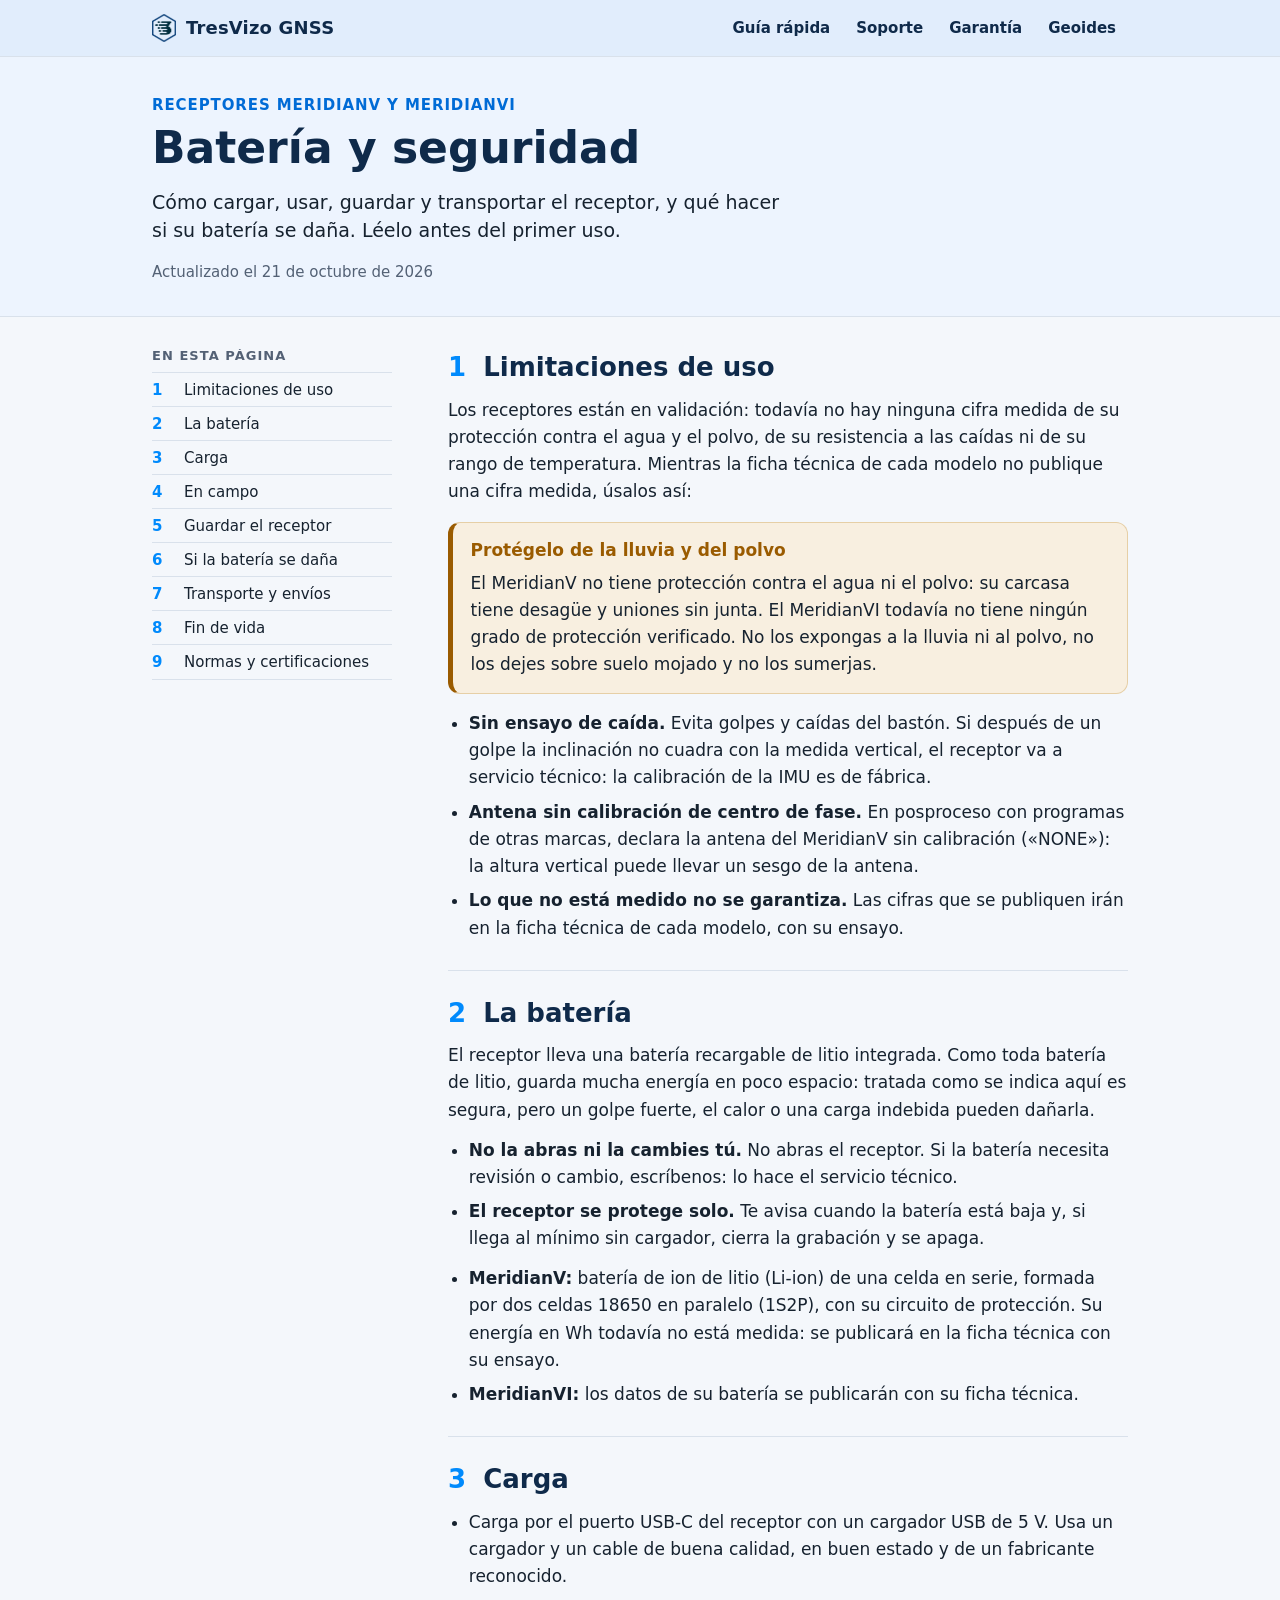
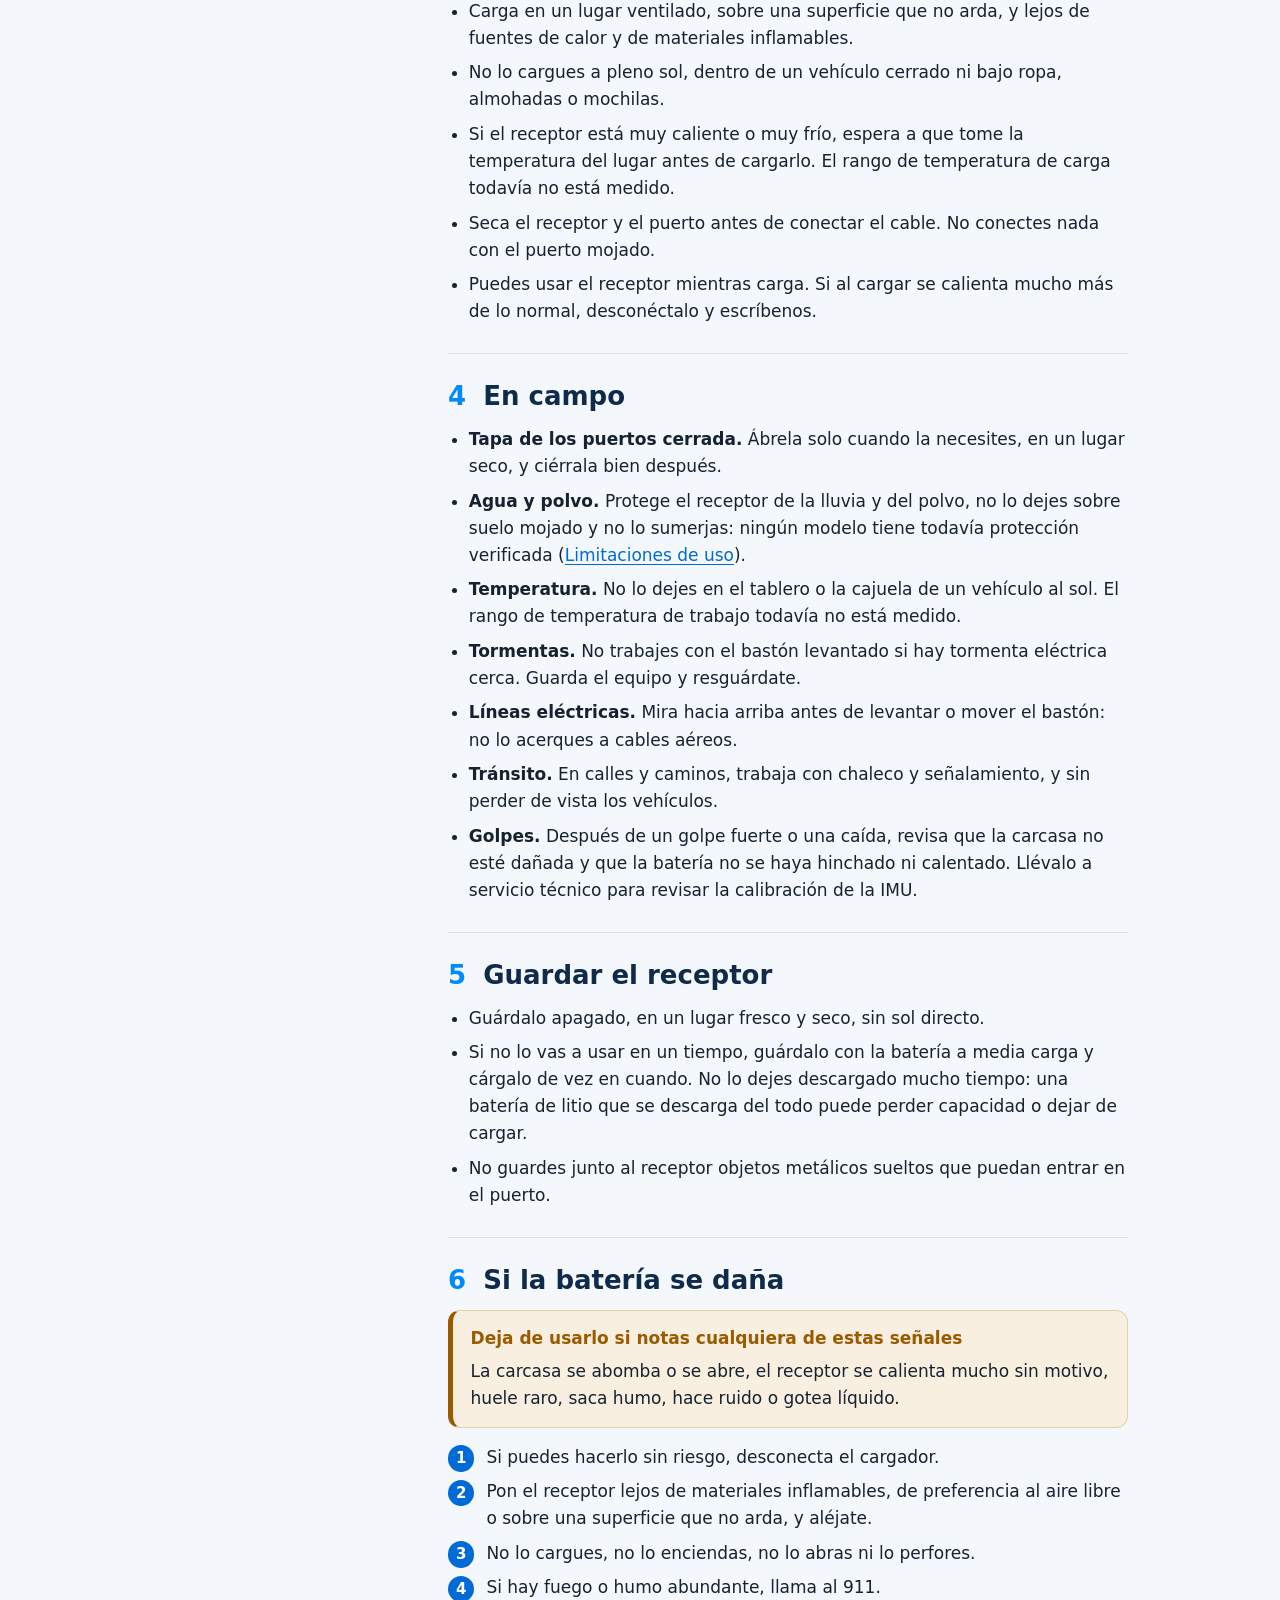
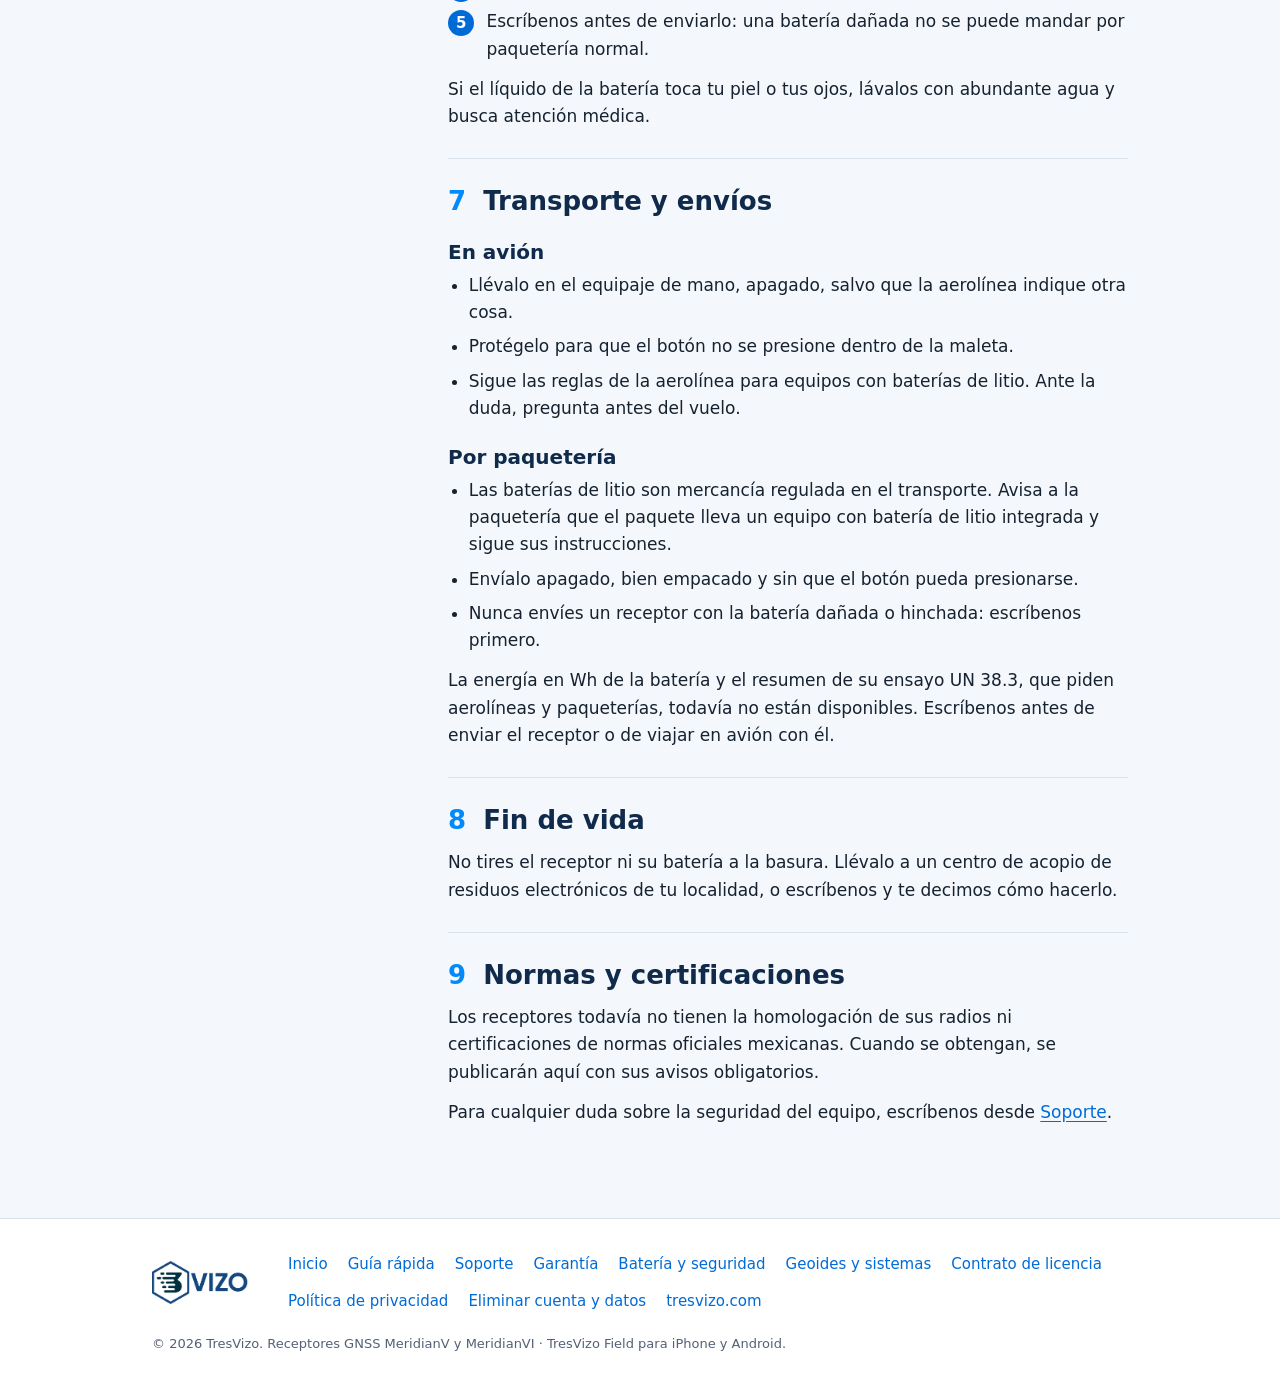
<file: docs/seguridad/index.html>
<!doctype html>
<html lang="es-MX">
<head>
<meta charset="utf-8">
<meta name="viewport" content="width=device-width, initial-scale=1">
<title>Batería y seguridad · TresVizo</title>
<meta name="description" content="Cómo cargar, usar, guardar y transportar los receptores MeridianV y MeridianVI con su batería de litio, y qué hacer si la batería se daña.">
<link rel="icon" type="image/png" href="../assets/img/tresvizo-marca.png">
<link rel="stylesheet" href="../assets/sitio.css">
</head>
<body>
<a class="skip" href="#contenido">Saltar al contenido</a>
<header class="topbar">
  <div class="wrap topbar-in">
    <a class="brand" href="../"><img src="../assets/img/tresvizo-marca.png" alt="" width="385" height="444"><span>TresVizo GNSS</span></a>
    <nav class="topnav" aria-label="Sitio">
      <a href="../guia/">Guía rápida</a>
      <a href="../soporte/">Soporte</a>
      <a href="../garantia/">Garantía</a>
      <a href="../geoides/">Geoides</a>
    </nav>
  </div>
</header>

<main id="contenido">
  <div class="doc-head">
    <div class="wrap">
      <p class="eyebrow">Receptores MeridianV y MeridianVI</p>
      <h1>Batería y seguridad</h1>
      <p class="lede">Cómo cargar, usar, guardar y transportar el receptor, y qué hacer si su batería se daña. Léelo antes del primer uso.</p>
      <p class="doc-meta"><span>Actualizado el 21 de octubre de 2026</span></p>
    </div>
  </div>

  <div class="wrap doc">
    <nav class="doc-toc" aria-labelledby="toc-t">
      <h2 id="toc-t">En esta página</h2>
      <ol>
        <li><a href="#limitaciones">Limitaciones de uso</a></li>
        <li><a href="#bateria">La batería</a></li>
        <li><a href="#carga">Carga</a></li>
        <li><a href="#campo">En campo</a></li>
        <li><a href="#guardar">Guardar el receptor</a></li>
        <li><a href="#danos">Si la batería se daña</a></li>
        <li><a href="#transporte">Transporte y envíos</a></li>
        <li><a href="#fin">Fin de vida</a></li>
        <li><a href="#normas">Normas y certificaciones</a></li>
      </ol>
    </nav>

    <div class="doc-body">
      <section id="limitaciones" aria-labelledby="h-limitaciones">
        <h2 id="h-limitaciones"><span class="n">1</span>Limitaciones de uso</h2>
        <p>Los receptores están en validación: todavía no hay ninguna cifra medida de su protección contra el agua y el polvo, de su resistencia a las caídas ni de su rango de temperatura. Mientras la ficha técnica de cada modelo no publique una cifra medida, úsalos así:</p>
        <div class="callout warn" style="margin-top:1rem">
          <p class="t">Protégelo de la lluvia y del polvo</p>
          <p>El MeridianV no tiene protección contra el agua ni el polvo: su carcasa tiene desagüe y uniones sin junta. El MeridianVI todavía no tiene ningún grado de protección verificado. No los expongas a la lluvia ni al polvo, no los dejes sobre suelo mojado y no los sumerjas.</p>
        </div>
        <ul style="margin-top:1rem">
          <li><strong>Sin ensayo de caída.</strong> Evita golpes y caídas del bastón. Si después de un golpe la inclinación no cuadra con la medida vertical, el receptor va a servicio técnico: la calibración de la IMU es de fábrica.</li>
          <li><strong>Antena sin calibración de centro de fase.</strong> En posproceso con programas de otras marcas, declara la antena del MeridianV sin calibración («NONE»): la altura vertical puede llevar un sesgo de la antena.</li>
          <li><strong>Lo que no está medido no se garantiza.</strong> Las cifras que se publiquen irán en la ficha técnica de cada modelo, con su ensayo.</li>
        </ul>
      </section>

      <section id="bateria" aria-labelledby="h-bateria">
        <h2 id="h-bateria"><span class="n">2</span>La batería</h2>
        <p>El receptor lleva una batería recargable de litio integrada. Como toda batería de litio, guarda mucha energía en poco espacio: tratada como se indica aquí es segura, pero un golpe fuerte, el calor o una carga indebida pueden dañarla.</p>
        <ul>
          <li><strong>No la abras ni la cambies tú.</strong> No abras el receptor. Si la batería necesita revisión o cambio, escríbenos: lo hace el servicio técnico.</li>
          <li><strong>El receptor se protege solo.</strong> Te avisa cuando la batería está baja y, si llega al mínimo sin cargador, cierra la grabación y se apaga.</li>
        </ul>
        <ul>
          <li><strong>MeridianV:</strong> batería de ion de litio (Li-ion) de una celda en serie, formada por dos celdas 18650 en paralelo (1S2P), con su circuito de protección. Su energía en Wh todavía no está medida: se publicará en la ficha técnica con su ensayo.</li>
          <li><strong>MeridianVI:</strong> los datos de su batería se publicarán con su ficha técnica.</li>
        </ul>
      </section>

      <section id="carga" aria-labelledby="h-carga">
        <h2 id="h-carga"><span class="n">3</span>Carga</h2>
        <ul>
          <li>Carga por el puerto USB-C del receptor con un cargador USB de 5&nbsp;V. Usa un cargador y un cable de buena calidad, en buen estado y de un fabricante reconocido.</li>
          <li>Carga en un lugar ventilado, sobre una superficie que no arda, y lejos de fuentes de calor y de materiales inflamables.</li>
          <li>No lo cargues a pleno sol, dentro de un vehículo cerrado ni bajo ropa, almohadas o mochilas.</li>
          <li>Si el receptor está muy caliente o muy frío, espera a que tome la temperatura del lugar antes de cargarlo. El rango de temperatura de carga todavía no está medido.</li>
          <li>Seca el receptor y el puerto antes de conectar el cable. No conectes nada con el puerto mojado.</li>
          <li>Puedes usar el receptor mientras carga. Si al cargar se calienta mucho más de lo normal, desconéctalo y escríbenos.</li>
        </ul>
      </section>

      <section id="campo" aria-labelledby="h-campo">
        <h2 id="h-campo"><span class="n">4</span>En campo</h2>
        <ul>
          <li><strong>Tapa de los puertos cerrada.</strong> Ábrela solo cuando la necesites, en un lugar seco, y ciérrala bien después.</li>
          <li><strong>Agua y polvo.</strong> Protege el receptor de la lluvia y del polvo, no lo dejes sobre suelo mojado y no lo sumerjas: ningún modelo tiene todavía protección verificada (<a href="#limitaciones">Limitaciones de uso</a>).</li>
          <li><strong>Temperatura.</strong> No lo dejes en el tablero o la cajuela de un vehículo al sol. El rango de temperatura de trabajo todavía no está medido.</li>
          <li><strong>Tormentas.</strong> No trabajes con el bastón levantado si hay tormenta eléctrica cerca. Guarda el equipo y resguárdate.</li>
          <li><strong>Líneas eléctricas.</strong> Mira hacia arriba antes de levantar o mover el bastón: no lo acerques a cables aéreos.</li>
          <li><strong>Tránsito.</strong> En calles y caminos, trabaja con chaleco y señalamiento, y sin perder de vista los vehículos.</li>
          <li><strong>Golpes.</strong> Después de un golpe fuerte o una caída, revisa que la carcasa no esté dañada y que la batería no se haya hinchado ni calentado. Llévalo a servicio técnico para revisar la calibración de la IMU.</li>
        </ul>
      </section>

      <section id="guardar" aria-labelledby="h-guardar">
        <h2 id="h-guardar"><span class="n">5</span>Guardar el receptor</h2>
        <ul>
          <li>Guárdalo apagado, en un lugar fresco y seco, sin sol directo.</li>
          <li>Si no lo vas a usar en un tiempo, guárdalo con la batería a media carga y cárgalo de vez en cuando. No lo dejes descargado mucho tiempo: una batería de litio que se descarga del todo puede perder capacidad o dejar de cargar.</li>
          <li>No guardes junto al receptor objetos metálicos sueltos que puedan entrar en el puerto.</li>
        </ul>
      </section>

      <section id="danos" aria-labelledby="h-danos">
        <h2 id="h-danos"><span class="n">6</span>Si la batería se daña</h2>
        <div class="callout warn">
          <p class="t">Deja de usarlo si notas cualquiera de estas señales</p>
          <p>La carcasa se abomba o se abre, el receptor se calienta mucho sin motivo, huele raro, saca humo, hace ruido o gotea líquido.</p>
        </div>
        <ol class="steps" style="margin-top:1rem">
          <li>Si puedes hacerlo sin riesgo, desconecta el cargador.</li>
          <li>Pon el receptor lejos de materiales inflamables, de preferencia al aire libre o sobre una superficie que no arda, y aléjate.</li>
          <li>No lo cargues, no lo enciendas, no lo abras ni lo perfores.</li>
          <li>Si hay fuego o humo abundante, llama al 911.</li>
          <li>Escríbenos antes de enviarlo: una batería dañada no se puede mandar por paquetería normal.</li>
        </ol>
        <p>Si el líquido de la batería toca tu piel o tus ojos, lávalos con abundante agua y busca atención médica.</p>
      </section>

      <section id="transporte" aria-labelledby="h-transporte">
        <h2 id="h-transporte"><span class="n">7</span>Transporte y envíos</h2>
        <h3>En avión</h3>
        <ul>
          <li>Llévalo en el equipaje de mano, apagado, salvo que la aerolínea indique otra cosa.</li>
          <li>Protégelo para que el botón no se presione dentro de la maleta.</li>
          <li>Sigue las reglas de la aerolínea para equipos con baterías de litio. Ante la duda, pregunta antes del vuelo.</li>
        </ul>
        <h3>Por paquetería</h3>
        <ul>
          <li>Las baterías de litio son mercancía regulada en el transporte. Avisa a la paquetería que el paquete lleva un equipo con batería de litio integrada y sigue sus instrucciones.</li>
          <li>Envíalo apagado, bien empacado y sin que el botón pueda presionarse.</li>
          <li>Nunca envíes un receptor con la batería dañada o hinchada: escríbenos primero.</li>
        </ul>
        <p>La energía en Wh de la batería y el resumen de su ensayo UN&nbsp;38.3, que piden aerolíneas y paqueterías, todavía no están disponibles. Escríbenos antes de enviar el receptor o de viajar en avión con él.</p>
      </section>

      <section id="fin" aria-labelledby="h-fin">
        <h2 id="h-fin"><span class="n">8</span>Fin de vida</h2>
        <p>No tires el receptor ni su batería a la basura. Llévalo a un centro de acopio de residuos electrónicos de tu localidad, o escríbenos y te decimos cómo hacerlo.</p>
      </section>

      <section id="normas" aria-labelledby="h-normas">
        <h2 id="h-normas"><span class="n">9</span>Normas y certificaciones</h2>
        <p>Los receptores todavía no tienen la homologación de sus radios ni certificaciones de normas oficiales mexicanas. Cuando se obtengan, se publicarán aquí con sus avisos obligatorios.</p>
        <p>Para cualquier duda sobre la seguridad del equipo, escríbenos desde <a href="../soporte/">Soporte</a>.</p>
      </section>
    </div>
  </div>
</main>

<footer class="foot">
  <div class="wrap foot-in">
    <img src="../assets/img/tresvizo-logo.png" alt="TresVizo" width="990" height="444">
    <nav aria-label="Documentos">
      <a href="../">Inicio</a>
      <a href="../guia/">Guía rápida</a>
      <a href="../soporte/">Soporte</a>
      <a href="../garantia/">Garantía</a>
      <a href="../seguridad/" aria-current="page">Batería y seguridad</a>
      <a href="../geoides/">Geoides y sistemas</a>
      <a href="../licencia/">Contrato de licencia</a>
      <a href="../privacidad/">Política de privacidad</a>
      <a href="../eliminar-cuenta/">Eliminar cuenta y datos</a>
      <a href="https://www.tresvizo.com/">tresvizo.com</a>
    </nav>
    <p class="fine">© 2026 TresVizo. Receptores GNSS MeridianV y MeridianVI · TresVizo Field para iPhone y Android.</p>
  </div>
</footer>
</body>
</html>
</file>
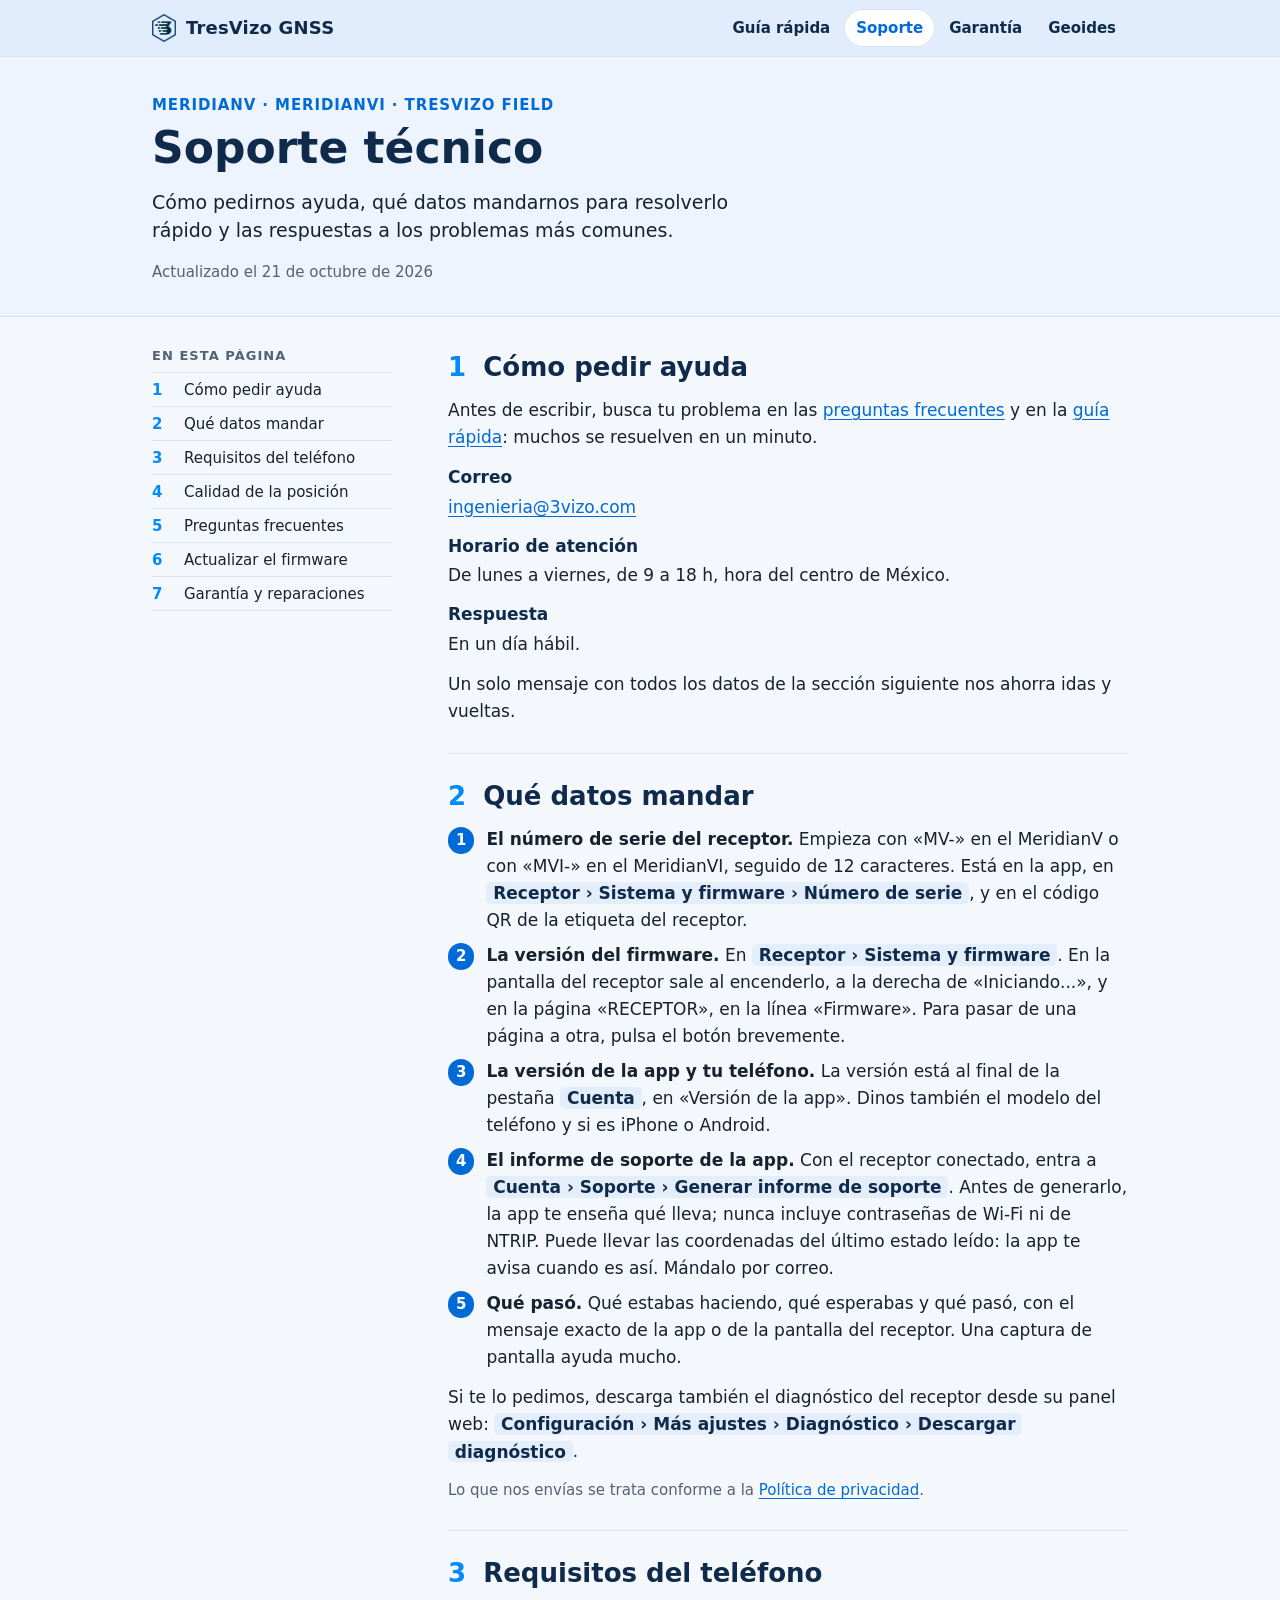
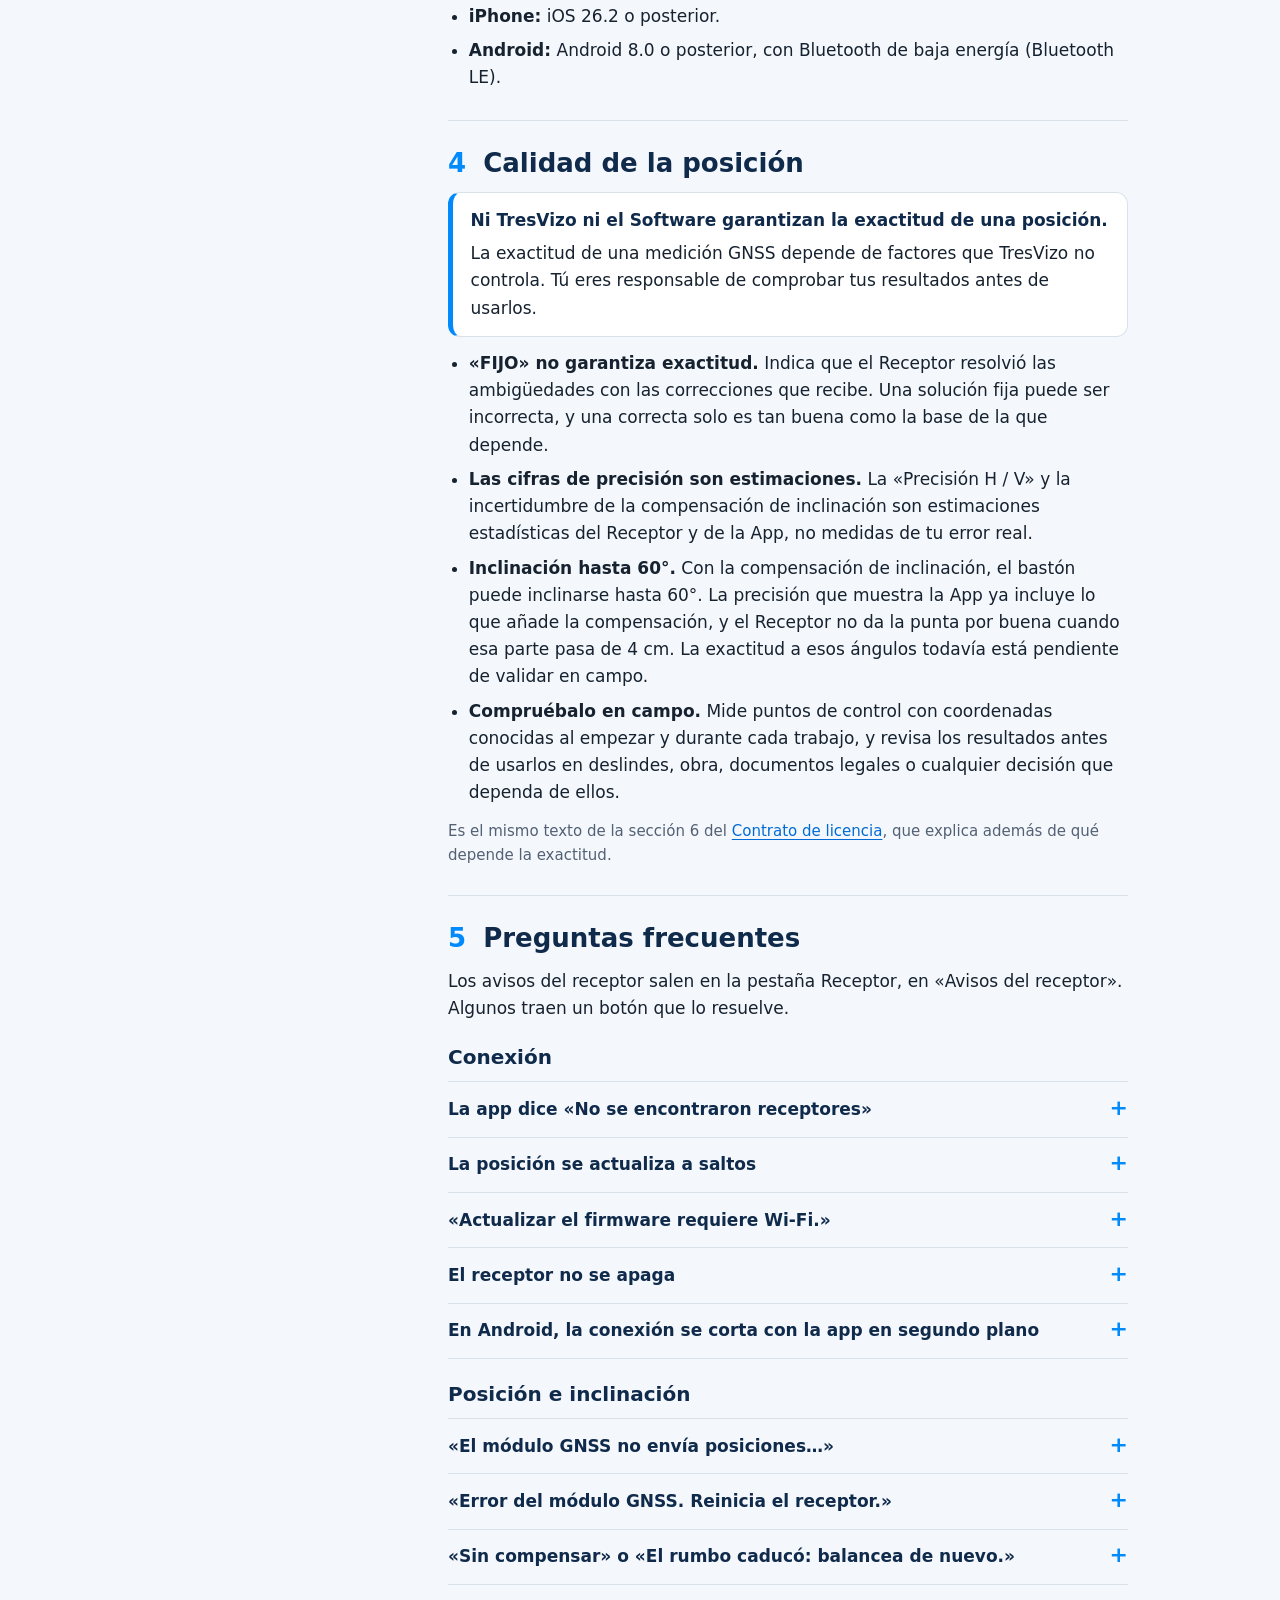
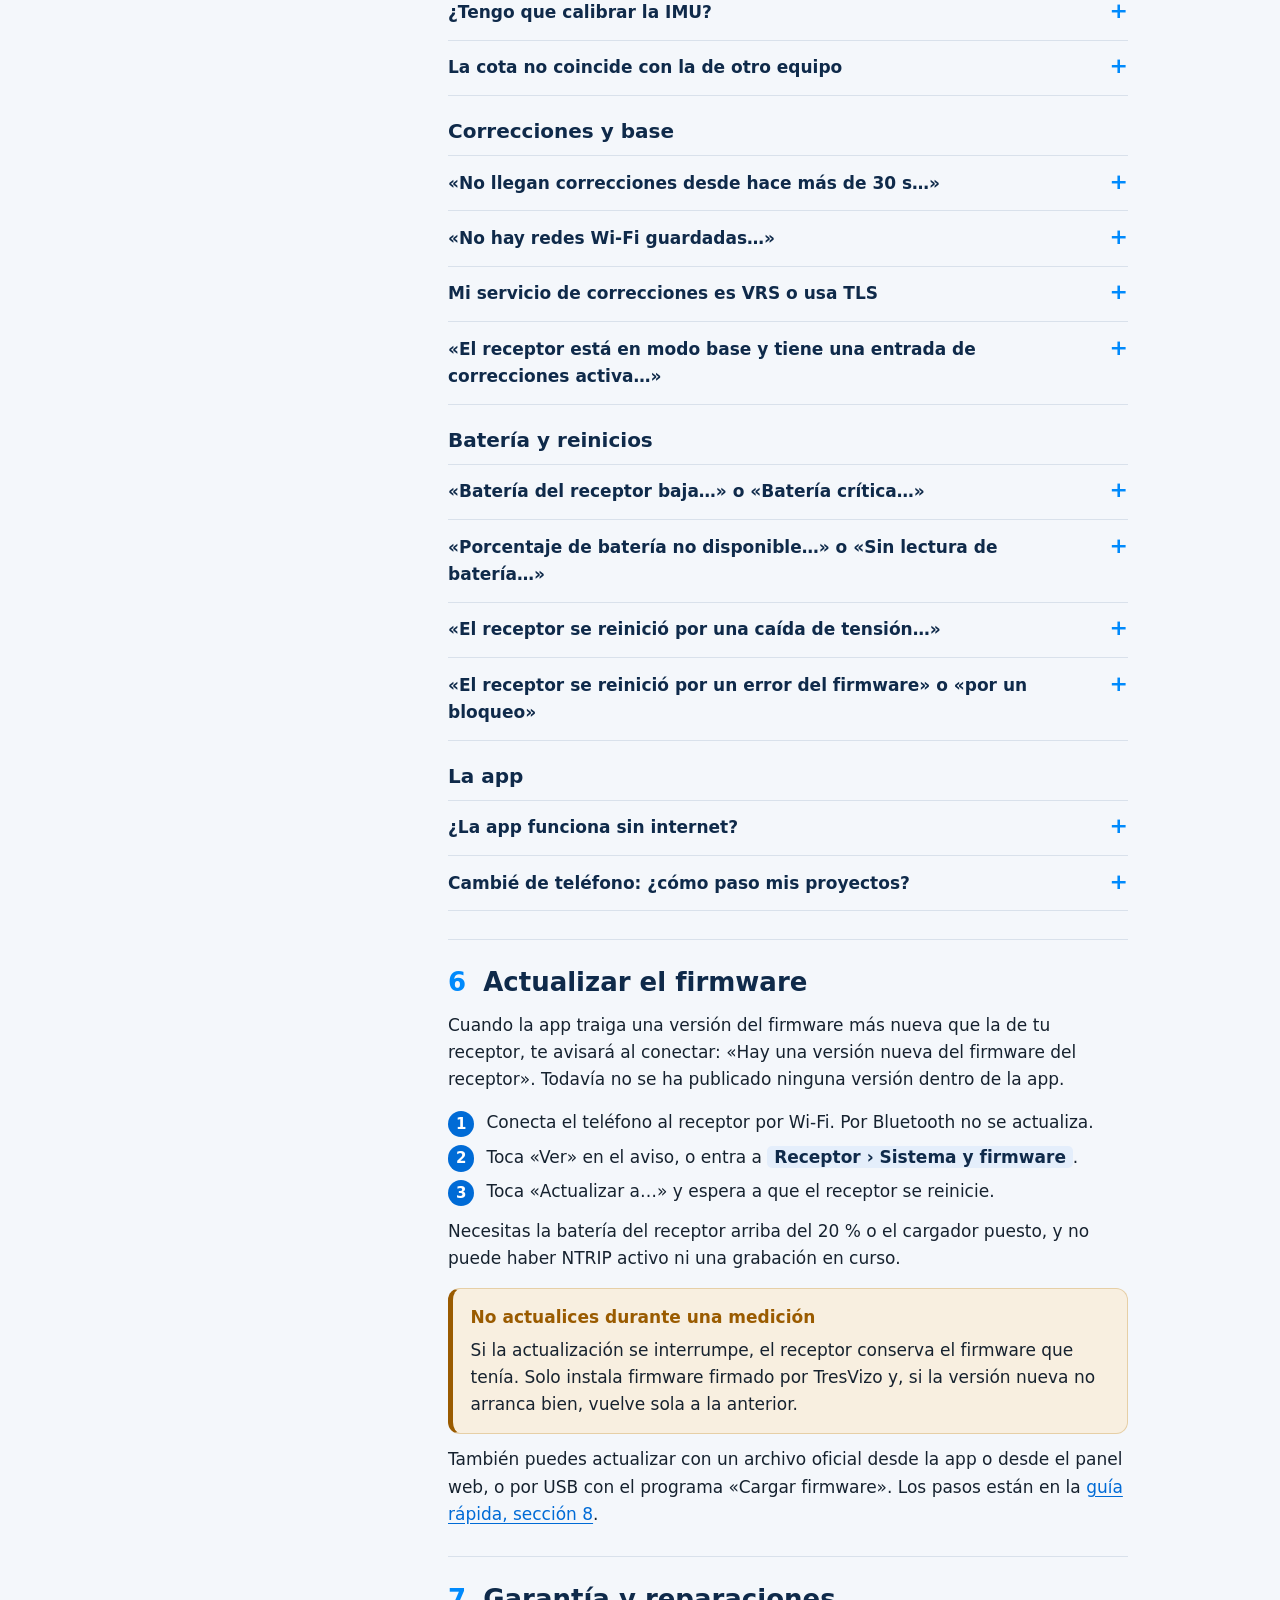
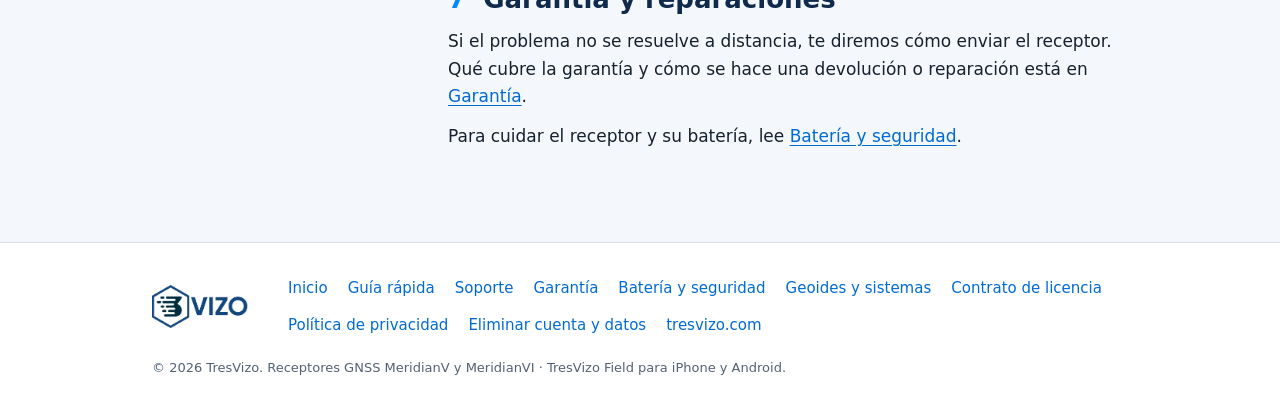
<file: docs/soporte/index.html>
<!doctype html>
<html lang="es-MX">
<head>
<meta charset="utf-8">
<meta name="viewport" content="width=device-width, initial-scale=1">
<title>Soporte técnico · TresVizo</title>
<meta name="description" content="Cómo pedir ayuda con un receptor MeridianV o MeridianVI y la app TresVizo Field: qué datos mandar, preguntas frecuentes y cómo actualizar el firmware.">
<link rel="icon" type="image/png" href="../assets/img/tresvizo-marca.png">
<link rel="stylesheet" href="../assets/sitio.css">
</head>
<body>
<a class="skip" href="#contenido">Saltar al contenido</a>
<header class="topbar">
  <div class="wrap topbar-in">
    <a class="brand" href="../"><img src="../assets/img/tresvizo-marca.png" alt="" width="385" height="444"><span>TresVizo GNSS</span></a>
    <nav class="topnav" aria-label="Sitio">
      <a href="../guia/">Guía rápida</a>
      <a href="../soporte/" aria-current="page">Soporte</a>
      <a href="../garantia/">Garantía</a>
      <a href="../geoides/">Geoides</a>
    </nav>
  </div>
</header>

<main id="contenido">
  <div class="doc-head">
    <div class="wrap">
      <p class="eyebrow">MeridianV · MeridianVI · TresVizo Field</p>
      <h1>Soporte técnico</h1>
      <p class="lede">Cómo pedirnos ayuda, qué datos mandarnos para resolverlo rápido y las respuestas a los problemas más comunes.</p>
      <p class="doc-meta"><span>Actualizado el 21 de octubre de 2026</span></p>
    </div>
  </div>

  <div class="wrap doc">
    <nav class="doc-toc" aria-labelledby="toc-t">
      <h2 id="toc-t">En esta página</h2>
      <ol>
        <li><a href="#contacto">Cómo pedir ayuda</a></li>
        <li><a href="#datos">Qué datos mandar</a></li>
        <li><a href="#requisitos">Requisitos del teléfono</a></li>
        <li><a href="#calidad">Calidad de la posición</a></li>
        <li><a href="#preguntas">Preguntas frecuentes</a></li>
        <li><a href="#firmware">Actualizar el firmware</a></li>
        <li><a href="#reparacion">Garantía y reparaciones</a></li>
      </ol>
    </nav>

    <div class="doc-body">
      <section id="contacto" aria-labelledby="h-contacto">
        <h2 id="h-contacto"><span class="n">1</span>Cómo pedir ayuda</h2>
        <p>Antes de escribir, busca tu problema en las <a href="#preguntas">preguntas frecuentes</a> y en la <a href="../guia/">guía rápida</a>: muchos se resuelven en un minuto.</p>
        <dl>
          <div><dt>Correo</dt><dd><a href="mailto:ingenieria@3vizo.com">ingenieria@3vizo.com</a></dd></div>
          <div><dt>Horario de atención</dt><dd>De lunes a viernes, de 9 a 18&nbsp;h, hora del centro de México.</dd></div>
          <div><dt>Respuesta</dt><dd>En un día hábil.</dd></div>
        </dl>
        <p>Un solo mensaje con todos los datos de la sección siguiente nos ahorra idas y vueltas.</p>
      </section>

      <section id="datos" aria-labelledby="h-datos">
        <h2 id="h-datos"><span class="n">2</span>Qué datos mandar</h2>
        <ol class="steps">
          <li><strong>El número de serie del receptor.</strong> Empieza con «MV-» en el MeridianV o con «MVI-» en el MeridianVI, seguido de 12 caracteres. Está en la app, en <span class="route">Receptor › Sistema y firmware › Número de serie</span>, y en el código QR de la etiqueta del receptor.</li>
          <li><strong>La versión del firmware.</strong> En <span class="route">Receptor › Sistema y firmware</span>. En la pantalla del receptor sale al encenderlo, a la derecha de «Iniciando...», y en la página «RECEPTOR», en la línea «Firmware». Para pasar de una página a otra, pulsa el botón brevemente.</li>
          <li><strong>La versión de la app y tu teléfono.</strong> La versión está al final de la pestaña <span class="route">Cuenta</span>, en «Versión de la app». Dinos también el modelo del teléfono y si es iPhone o Android.</li>
          <li><strong>El informe de soporte de la app.</strong> Con el receptor conectado, entra a <span class="route">Cuenta › Soporte › Generar informe de soporte</span>. Antes de generarlo, la app te enseña qué lleva; nunca incluye contraseñas de Wi-Fi ni de NTRIP. Puede llevar las coordenadas del último estado leído: la app te avisa cuando es así. Mándalo por correo.</li>
          <li><strong>Qué pasó.</strong> Qué estabas haciendo, qué esperabas y qué pasó, con el mensaje exacto de la app o de la pantalla del receptor. Una captura de pantalla ayuda mucho.</li>
        </ol>
        <p>Si te lo pedimos, descarga también el diagnóstico del receptor desde su panel web: <span class="route">Configuración › Más ajustes › Diagnóstico › Descargar diagnóstico</span>.</p>
        <p class="small">Lo que nos envías se trata conforme a la <a href="../privacidad/">Política de privacidad</a>.</p>
      </section>

      <section id="requisitos" aria-labelledby="h-requisitos">
        <h2 id="h-requisitos"><span class="n">3</span>Requisitos del teléfono</h2>
        <ul>
          <li><strong>iPhone:</strong> iOS 26.2 o posterior.</li>
          <li><strong>Android:</strong> Android 8.0 o posterior, con Bluetooth de baja energía (Bluetooth LE).</li>
        </ul>
      </section>

      <section id="calidad" aria-labelledby="h-calidad">
        <h2 id="h-calidad"><span class="n">4</span>Calidad de la posición</h2>
        <div class="callout strong">
          <p class="t">Ni TresVizo ni el Software garantizan la exactitud de una posición.</p>
          <p>La exactitud de una medición GNSS depende de factores que TresVizo no controla. Tú eres responsable de comprobar tus resultados antes de usarlos.</p>
        </div>
        <ul>
          <li><strong>«FIJO» no garantiza exactitud.</strong> Indica que el Receptor resolvió las ambigüedades con las correcciones que recibe. Una solución fija puede ser incorrecta, y una correcta solo es tan buena como la base de la que depende.</li>
          <li><strong>Las cifras de precisión son estimaciones.</strong> La «Precisión H / V» y la incertidumbre de la compensación de inclinación son estimaciones estadísticas del Receptor y de la App, no medidas de tu error real.</li>
          <li><strong>Inclinación hasta 60°.</strong> Con la compensación de inclinación, el bastón puede inclinarse hasta 60°. La precisión que muestra la App ya incluye lo que añade la compensación, y el Receptor no da la punta por buena cuando esa parte pasa de 4&nbsp;cm. La exactitud a esos ángulos todavía está pendiente de validar en campo.</li>
          <li><strong>Compruébalo en campo.</strong> Mide puntos de control con coordenadas conocidas al empezar y durante cada trabajo, y revisa los resultados antes de usarlos en deslindes, obra, documentos legales o cualquier decisión que dependa de ellos.</li>
        </ul>
        <p class="small">Es el mismo texto de la sección 6 del <a href="../licencia/#exactitud">Contrato de licencia</a>, que explica además de qué depende la exactitud.</p>
      </section>

      <section id="preguntas" aria-labelledby="h-preguntas">
        <h2 id="h-preguntas"><span class="n">5</span>Preguntas frecuentes</h2>
        <p>Los avisos del receptor salen en la pestaña Receptor, en «Avisos del receptor». Algunos traen un botón que lo resuelve.</p>

        <h3>Conexión</h3>
        <div class="faq">
          <details>
            <summary>La app dice «No se encontraron receptores»</summary>
            <div class="answer">
              <p>Revisa que el receptor esté encendido, a menos de 10&nbsp;m y sin otro teléfono conectado: solo admite uno a la vez por Bluetooth. En Android 11 o anterior, enciende también la ubicación del teléfono. Toca «Reintentar».</p>
              <p>No emparejes el receptor en los ajustes de Bluetooth del teléfono: la app lo encuentra sola.</p>
            </div>
          </details>
          <details>
            <summary>La posición se actualiza a saltos</summary>
            <div class="answer"><p>La app está conectada por Wi-Fi, que lee la posición a intervalos. Para capturar, conecta por Bluetooth.</p></div>
          </details>
          <details>
            <summary>«Actualizar el firmware requiere Wi-Fi.»</summary>
            <div class="answer"><p>Conecta el teléfono a la red Wi-Fi del receptor, MeridianV-XXXXXX, y vuelve a intentarlo. Por Bluetooth no se actualiza ni se descargan grabaciones.</p></div>
          </details>
          <details>
            <summary>El receptor no se apaga</summary>
            <div class="answer"><p>Si la pantalla dice «Sigue alimentado», tiene el cable USB puesto. Quítalo y se apaga en un segundo. Para apagarlo con el botón, mantenlo 2&nbsp;s y suéltalo al ver «APAGANDO»: a los 10&nbsp;s se reinicia en vez de apagarse.</p></div>
          </details>
          <details>
            <summary>En Android, la conexión se corta con la app en segundo plano</summary>
            <div class="answer"><p>Excluye la app de la optimización de batería en <span class="route">Cuenta › Campo › Optimización de batería</span>, y permite sus notificaciones: sin ellas, Android puede cerrar la conexión al salir de la app.</p></div>
          </details>
        </div>

        <h3>Posición e inclinación</h3>
        <div class="faq">
          <details>
            <summary>«El módulo GNSS no envía posiciones…»</summary>
            <div class="answer"><p>Toca «Aplicar frecuencia» en el aviso. Si sigue, reinicia el receptor.</p></div>
          </details>
          <details>
            <summary>«Error del módulo GNSS. Reinicia el receptor.»</summary>
            <div class="answer"><p>Reinicia el receptor. Si vuelve a salir, mándanos el informe de soporte.</p></div>
          </details>
          <details>
            <summary>«Sin compensar» o «El rumbo caducó: balancea de nuevo.»</summary>
            <div class="answer"><p>Con RTK fijo y la punta quieta en el suelo, balancea el bastón adelante y atrás, y luego de lado a lado, unos segundos. Si te avisa que pasas del ángulo máximo (60°) o que endereces el bastón, enderézalo.</p></div>
          </details>
          <details>
            <summary>¿Tengo que calibrar la IMU?</summary>
            <div class="answer"><p>No. La IMU del receptor sale calibrada de fábrica. Después de un golpe fuerte o una caída, llévalo a servicio técnico para que revisen la calibración; hasta entonces, mide con el bastón vertical. Escríbenos y te decimos cómo enviarlo.</p></div>
          </details>
          <details>
            <summary>La cota no coincide con la de otro equipo</summary>
            <div class="answer">
              <p>Revisa primero la altura de antena: se mide vertical, del suelo a la base del receptor, y la app suma sola la distancia hasta la antena. No la sumes tú.</p>
              <p>Revisa después el geoide del proyecto: entre dos modelos del mismo país puede haber decímetros de diferencia. Usa el mismo que el otro equipo y compara contra un punto de control. Más en <a href="../geoides/">Geoides y sistemas</a>.</p>
            </div>
          </details>
        </div>

        <h3>Correcciones y base</h3>
        <div class="faq">
          <details>
            <summary>«No llegan correcciones desde hace más de 30&nbsp;s…»</summary>
            <div class="answer"><p>Revisa el internet del teléfono o de la red Wi-Fi del receptor, los datos del caster (servidor, puerto, punto de montaje, usuario y contraseña) y la conexión Bluetooth. Sin correcciones, el FIJO se sostiene 30&nbsp;s y después se pierde.</p></div>
          </details>
          <details>
            <summary>«No hay redes Wi-Fi guardadas…»</summary>
            <div class="answer"><p>Solo importa si usas NTRIP del receptor. Agrega una red Wi-Fi de 2.4&nbsp;GHz, por ejemplo el punto de acceso personal del teléfono.</p></div>
          </details>
          <details>
            <summary>Mi servicio de correcciones es VRS o usa TLS</summary>
            <div class="answer"><p>Usa NTRIP por el teléfono y activa «Enviar posición al caster». NTRIP del receptor no admite VRS ni TLS.</p></div>
          </details>
          <details>
            <summary>«El receptor está en modo base y tiene una entrada de correcciones activa…»</summary>
            <div class="answer"><p>Toca el botón del aviso para detener la entrada de correcciones: una base no las recibe.</p></div>
          </details>
        </div>

        <h3>Batería y reinicios</h3>
        <div class="faq">
          <details>
            <summary>«Batería del receptor baja…» o «Batería crítica…»</summary>
            <div class="answer"><p>Conecta el cargador. Si estás grabando y la batería está crítica, detén la grabación. Si la batería se queda en el mínimo un minuto sin cargador, el receptor cierra la grabación y se apaga solo.</p></div>
          </details>
          <details>
            <summary>«Porcentaje de batería no disponible…» o «Sin lectura de batería…»</summary>
            <div class="answer"><p>Puedes seguir trabajando, pero con «Sin lectura de batería» el receptor no podrá apagarse solo: apágalo tú antes de que se agote. En los dos casos, escríbenos con el informe de soporte.</p></div>
          </details>
          <details>
            <summary>«El receptor se reinició por una caída de tensión…»</summary>
            <div class="answer"><p>Carga el receptor y revisa el cable USB-C.</p></div>
          </details>
          <details>
            <summary>«El receptor se reinició por un error del firmware» o «por un bloqueo»</summary>
            <div class="answer"><p>Anota qué estabas haciendo y mándanos el informe de soporte con esa nota.</p></div>
          </details>
        </div>

        <h3>La app</h3>
        <div class="faq">
          <details>
            <summary>¿La app funciona sin internet?</summary>
            <div class="answer"><p>Sí, para medir con el receptor. La app trae de fábrica WGS 84, Mexico ITRF2008 con sus zonas UTM 11N a 16N y los geoides GGM10 y GGM25 del INEGI. Necesitan internet el mapa, NTRIP por el teléfono y bajar los sistemas y geoides de otros países en <span class="route">Cuenta › Sistemas y geoides</span>; lo que bajas se queda en el teléfono y funciona sin conexión. NTRIP del receptor necesita que el receptor esté conectado a una red Wi-Fi con internet.</p></div>
          </details>
          <details>
            <summary>Cambié de teléfono: ¿cómo paso mis proyectos?</summary>
            <div class="answer"><p>Con el respaldo de la app, en <span class="route">Cuenta</span>. Guárdalo en una carpeta a la que llegue el teléfono nuevo y restáuralo desde <span class="route">Cuenta</span> en el teléfono nuevo. Las contraseñas de NTRIP no viajan en el respaldo: vuelve a escribirlas.</p></div>
          </details>
        </div>
      </section>

      <section id="firmware" aria-labelledby="h-firmware">
        <h2 id="h-firmware"><span class="n">6</span>Actualizar el firmware</h2>
        <p>Cuando la app traiga una versión del firmware más nueva que la de tu receptor, te avisará al conectar: «Hay una versión nueva del firmware del receptor». Todavía no se ha publicado ninguna versión dentro de la app.</p>
        <ol class="steps" style="margin-top:1rem">
          <li>Conecta el teléfono al receptor por Wi-Fi. Por Bluetooth no se actualiza.</li>
          <li>Toca «Ver» en el aviso, o entra a <span class="route">Receptor › Sistema y firmware</span>.</li>
          <li>Toca «Actualizar a…» y espera a que el receptor se reinicie.</li>
        </ol>
        <p>Necesitas la batería del receptor arriba del 20&nbsp;% o el cargador puesto, y no puede haber NTRIP activo ni una grabación en curso.</p>
        <div class="callout warn" style="margin-top:1rem">
          <p class="t">No actualices durante una medición</p>
          <p>Si la actualización se interrumpe, el receptor conserva el firmware que tenía. Solo instala firmware firmado por TresVizo y, si la versión nueva no arranca bien, vuelve sola a la anterior.</p>
        </div>
        <p>También puedes actualizar con un archivo oficial desde la app o desde el panel web, o por USB con el programa «Cargar firmware». Los pasos están en la <a href="../guia/#firmware">guía rápida, sección 8</a>.</p>
      </section>

      <section id="reparacion" aria-labelledby="h-reparacion">
        <h2 id="h-reparacion"><span class="n">7</span>Garantía y reparaciones</h2>
        <p>Si el problema no se resuelve a distancia, te diremos cómo enviar el receptor. Qué cubre la garantía y cómo se hace una devolución o reparación está en <a href="../garantia/">Garantía</a>.</p>
        <p>Para cuidar el receptor y su batería, lee <a href="../seguridad/">Batería y seguridad</a>.</p>
      </section>
    </div>
  </div>
</main>

<footer class="foot">
  <div class="wrap foot-in">
    <img src="../assets/img/tresvizo-logo.png" alt="TresVizo" width="990" height="444">
    <nav aria-label="Documentos">
      <a href="../">Inicio</a>
      <a href="../guia/">Guía rápida</a>
      <a href="../soporte/" aria-current="page">Soporte</a>
      <a href="../garantia/">Garantía</a>
      <a href="../seguridad/">Batería y seguridad</a>
      <a href="../geoides/">Geoides y sistemas</a>
      <a href="../licencia/">Contrato de licencia</a>
      <a href="../privacidad/">Política de privacidad</a>
      <a href="../eliminar-cuenta/">Eliminar cuenta y datos</a>
      <a href="https://www.tresvizo.com/">tresvizo.com</a>
    </nav>
    <p class="fine">© 2026 TresVizo. Receptores GNSS MeridianV y MeridianVI · TresVizo Field para iPhone y Android.</p>
  </div>
</footer>
</body>
</html>
</file>
<file: docs/assets/sitio.css>
/* Sitio GNSS TresVizo: portada, documentos legales y geoides.
   Mismos tokens que la guía rápida (docs/guia/), que sale de los colores de TresVizo Field:
   #008AFC marca, #006BD6 acción (texto sobre blanco), #144880 azul marino del logotipo,
   banda azul claro #E1EDFC → #EDF4FE. */

:root {
  --bg: #F4F7FB;
  --surface: #FFFFFF;
  --ink: #16222F;
  --ink-2: #536175;
  --heading: #0F2A4A;
  --navy: #144880;
  --rule: #D9E1EB;
  --band: #E1EDFC;
  --band-2: #EDF4FE;
  --brand: #008AFC;
  --action: #006BD6;
  --on-action: #FFFFFF;
  --action-soft: #E4EEFB;
  --warn: #9A5B00;
  --warn-soft: #F8EFE0;
  --warn-rule: #E6CFA6;
  --mark-bg: #FFF1C7;
  --mark-ink: #5C3B00;
  --contour: rgba(0, 138, 252, 0.09);
  --logo-filter: none;
  --card-shadow: 0 1px 2px rgba(15, 42, 74, 0.05), 0 8px 24px rgba(15, 42, 74, 0.06);

  /* Solo fuentes del sistema: el sitio no carga tipografías de terceros (política de privacidad, §13).
     Títulos estrechos donde el sistema los trae (Avenir Next Condensed en Apple, Roboto Condensed y
     sans-serif-condensed en Android, Arial Narrow en Windows); si no, la del sistema. */
  --f-display: "Avenir Next Condensed", "Roboto Condensed", "sans-serif-condensed", "Arial Narrow", system-ui, -apple-system, "Segoe UI", Roboto, sans-serif;
  --f-body: system-ui, -apple-system, "Segoe UI", Roboto, "Helvetica Neue", "Noto Sans", Arial, sans-serif;
  --f-mono: ui-monospace, "SF Mono", Menlo, Consolas, "Liberation Mono", monospace;

  --t-xs: 0.8125rem;
  --t-s: 0.9375rem;
  --t-b: 1.0625rem;
  --t-m: 1.3125rem;
  --t-l: 1.875rem;
  --t-xl: clamp(2.25rem, 3.6vw + 1.2rem, 3.5rem);
  color-scheme: light;
}

* { box-sizing: border-box; }
html { -webkit-text-size-adjust: 100%; }
@media (prefers-reduced-motion: no-preference) { html { scroll-behavior: smooth; } }
body {
  margin: 0;
  background: var(--bg);
  color: var(--ink);
  font-family: var(--f-body);
  font-size: var(--t-b);
  line-height: 1.6;
  min-height: 100vh;
  display: flex;
  flex-direction: column;
}
main { flex: 1 0 auto; }
img { max-width: 100%; height: auto; }
a { color: var(--action); text-underline-offset: 0.18em; }
a:hover { text-decoration-thickness: 2px; }
:focus-visible { outline: 3px solid var(--brand); outline-offset: 3px; border-radius: 4px; }
h1, h2, h3, h4 { font-family: var(--f-display); color: var(--heading); line-height: 1.15; text-wrap: balance; margin: 0; }
p { margin: 0; }
strong { font-weight: 700; }
code { font-family: var(--f-mono); font-size: 0.9em; background: var(--action-soft); padding: 0.05em 0.3em; border-radius: 4px; overflow-wrap: anywhere; }

.wrap { max-width: 64rem; margin-inline: auto; padding-inline: 16px; }
@media (min-width: 700px) { .wrap { padding-inline: 24px; } }
[id] { scroll-margin-top: 72px; }

.skip { position: absolute; left: -999px; top: 8px; z-index: 20; background: var(--surface); padding: 0.5rem 0.9rem; border-radius: 8px; }
.skip:focus { left: 8px; }

/* Barra de arriba: la banda de la marca, como en la app y en la guía */
.topbar {
  position: sticky;
  top: 0;
  z-index: 10;
  background: var(--band);
  border-bottom: 1px solid var(--rule);
}
.topbar-in { display: flex; align-items: center; justify-content: space-between; gap: 16px; min-height: 56px; }
.brand { display: inline-flex; align-items: center; gap: 10px; color: var(--heading); text-decoration: none; min-width: 0; }
.brand img { width: 24px; height: auto; filter: var(--logo-filter); flex: none; }
.brand span { font-family: var(--f-display); font-weight: 600; font-size: 1.125rem; letter-spacing: 0.01em; white-space: nowrap; overflow: hidden; text-overflow: ellipsis; }
.topnav { display: flex; gap: 2px; min-width: 0; overflow-x: auto; scrollbar-width: none; }
.topnav::-webkit-scrollbar { display: none; }
.topnav a {
  color: var(--heading);
  text-decoration: none;
  font-size: var(--t-s);
  font-weight: 600;
  padding: 0.45rem 0.75rem;
  border-radius: 999px;
  white-space: nowrap;
}
.topnav a:hover { background: var(--surface); }
.topnav a[aria-current="page"] { background: var(--surface); color: var(--action); box-shadow: inset 0 0 0 1px var(--rule); }
@media (max-width: 859px) {
  .topbar-in { gap: 8px; }
  .topnav a { font-size: 0.875rem; padding: 0.45rem 0.55rem; }
}
@media (max-width: 559px) { .brand span { display: none; } }

/* Portada */
.hero {
  background-color: var(--band-2);
  background-image:
    repeating-radial-gradient(ellipse 120% 90% at 92% 8%, transparent 0 21px, var(--contour) 21px 22px),
    repeating-radial-gradient(ellipse 80% 110% at 6% 120%, transparent 0 25px, var(--contour) 25px 26px);
  border-bottom: 1px solid var(--rule);
  padding-block: 3rem 2.75rem;
}
.hero .logo { width: 168px; filter: var(--logo-filter); display: block; margin-bottom: 2rem; }
.eyebrow { font-family: var(--f-display); font-weight: 600; font-size: var(--t-s); letter-spacing: 0.06em; text-transform: uppercase; color: var(--action); }
.hero h1 { font-size: var(--t-xl); font-weight: 700; letter-spacing: -0.01em; margin-top: 0.4rem; }
.lede { font-size: var(--t-m); line-height: 1.45; max-width: 40rem; margin-top: 1rem; }

.section { padding-block: 2.75rem 0.5rem; }
.section > h2 { font-size: var(--t-l); font-weight: 700; margin-bottom: 1.25rem; }
.section + .section { padding-top: 2.25rem; }

/* Tarjetas de la portada */
.cards { display: grid; gap: 1rem; grid-template-columns: minmax(0, 1fr); }
@media (min-width: 760px) { .cards { grid-template-columns: repeat(3, minmax(0, 1fr)); gap: 1.25rem; } }
.card {
  position: relative;
  background: var(--surface);
  border: 1px solid var(--rule);
  border-radius: 16px;
  padding: 1.35rem 1.35rem 1.25rem;
  box-shadow: var(--card-shadow);
  display: grid;
  gap: 0.55rem;
  align-content: start;
  min-width: 0;
}
.card.lead { border-top: 4px solid var(--brand); }
@media (min-width: 760px) { .card.lead { grid-column: 1 / -1; grid-template-columns: minmax(0, 1fr) auto; column-gap: 2rem; align-items: center; } }
.card h3 { font-size: 1.5rem; font-weight: 700; display: flex; align-items: center; gap: 0.6rem; }
.card h3 a { color: inherit; text-decoration: none; }
.card h3 a::after { content: ""; position: absolute; inset: 0; border-radius: 16px; }
.card h3 a:focus-visible { outline: none; }
.card:has(h3 a:focus-visible) { outline: 3px solid var(--brand); outline-offset: 3px; }
.card:hover { border-color: var(--brand); }
.card p { color: var(--ink-2); }
.card .more { font-weight: 600; color: var(--action); font-size: var(--t-s); }
.hex { flex: none; width: 1.55rem; height: 1.78rem; }
.hex path { fill: none; stroke: var(--brand); stroke-width: 2.4; stroke-linejoin: round; }
.card-actions { display: flex; flex-wrap: wrap; gap: 0.6rem; position: relative; z-index: 1; margin-top: 0.4rem; }
@media (min-width: 760px) { .card.lead .card-actions { margin-top: 0; grid-row: 1 / span 3; grid-column: 2; } }
.btn {
  display: inline-flex;
  align-items: center;
  justify-content: center;
  min-height: 44px;
  padding: 0.55rem 1.1rem;
  border-radius: 999px;
  font-weight: 600;
  font-size: var(--t-s);
  text-decoration: none;
  border: 1px solid var(--action);
  color: var(--action);
  background: transparent;
}
.btn:hover { background: var(--action-soft); }
.btn.primary { background: var(--action); color: var(--on-action); }
.btn.primary:hover { filter: brightness(1.08); background: var(--action); }

.facts { display: grid; gap: 0; grid-template-columns: minmax(0, 1fr); border-top: 1px solid var(--rule); margin: 0; }
@media (min-width: 700px) { .facts { grid-template-columns: repeat(3, minmax(0, 1fr)); } }
.facts > div { padding: 1rem 0; border-bottom: 1px solid var(--rule); min-width: 0; }
@media (min-width: 700px) { .facts > div { padding: 1rem 1.25rem 1rem 0; } }
.facts dt { font-family: var(--f-display); font-weight: 700; font-size: 1.1875rem; color: var(--heading); }
.facts dd { margin: 0.25rem 0 0; color: var(--ink-2); font-size: var(--t-s); }

/* Documentos: legales y geoides */
.doc-head {
  background: var(--band-2);
  border-bottom: 1px solid var(--rule);
  padding-block: 2.25rem 2rem;
}
.doc-head h1 { font-size: clamp(2rem, 2.6vw + 1.2rem, 2.75rem); font-weight: 700; margin-top: 0.35rem; }
.doc-head .lede { font-size: 1.1875rem; }
.doc-meta { margin-top: 1rem; font-size: var(--t-s); color: var(--ink-2); display: flex; flex-wrap: wrap; gap: 0.25rem 1.25rem; }

.draft {
  margin-top: 1.25rem;
  background: var(--warn-soft);
  border: 1px solid var(--warn-rule);
  border-left: 6px solid var(--warn);
  border-radius: 12px;
  padding: 0.85rem 1.1rem;
  max-width: 44rem;
  display: grid;
  gap: 0.2rem;
}
.draft strong { font-family: var(--f-display); font-size: 1.25rem; color: var(--warn); letter-spacing: 0.01em; }
.draft p { font-size: var(--t-s); }

.doc { display: grid; gap: 2.5rem; padding-block: 2rem 1rem; }
@media (min-width: 980px) { .doc { grid-template-columns: 15rem minmax(0, 1fr); gap: 3.5rem; align-items: start; } }
.doc-toc { font-size: var(--t-s); }
@media (min-width: 980px) { .doc-toc { position: sticky; top: 76px; max-height: calc(100vh - 96px); overflow: auto; } }
.doc-toc h2 { font-size: var(--t-xs); font-family: var(--f-display); letter-spacing: 0.08em; text-transform: uppercase; color: var(--ink-2); margin-bottom: 0.5rem; }
.doc-toc ol { list-style: none; margin: 0; padding: 0; border-top: 1px solid var(--rule); counter-reset: toc; }
.doc-toc li { counter-increment: toc; }
.doc-toc a { display: flex; gap: 0.6rem; padding: 0.4rem 0; color: var(--ink); text-decoration: none; border-bottom: 1px solid var(--rule); line-height: 1.35; }
.doc-toc a::before { content: counter(toc); font-family: var(--f-display); font-weight: 700; color: var(--brand); min-width: 1.4rem; }
.doc-toc a:hover { color: var(--action); }

.doc-body { max-width: 44rem; min-width: 0; }
.doc-body > section { padding-block: 0.25rem 1.75rem; }
.doc-body > section + section { border-top: 1px solid var(--rule); padding-top: 1.75rem; }
.doc-body h2 { font-size: 1.625rem; font-weight: 700; margin-bottom: 0.85rem; display: flex; gap: 0.6rem; align-items: baseline; }
.doc-body h2 .n { font-family: var(--f-display); color: var(--brand); min-width: 1.6rem; }
.doc-body h3 { font-size: 1.25rem; font-weight: 700; margin: 1.5rem 0 0.5rem; }
.doc-body section > :is(p, ul, ol, dl, .table-wrap, .callout, .models, .faq) + :is(p, ul, ol, dl, .table-wrap, .callout) { margin-top: 0.8rem; }
.doc-body ul, .doc-body ol { margin: 0; padding-left: 1.3rem; display: grid; gap: 0.45rem; }
.doc-body li > ul { margin-top: 0.45rem; }
.doc-body .lead-in { font-size: 1.125rem; }
.doc-body .small { font-size: var(--t-s); color: var(--ink-2); }
.doc-body dl { margin: 0.8rem 0 0; display: grid; gap: 0.75rem; }
.doc-body dt { font-weight: 700; color: var(--heading); }
.doc-body dd { margin: 0.15rem 0 0; }

.callout { background: var(--action-soft); border-radius: 12px; padding: 0.9rem 1.1rem; display: grid; gap: 0.35rem; }
.callout .t { font-family: var(--f-display); font-weight: 700; font-size: 1.0625rem; color: var(--heading); }
.callout.strong { background: var(--surface); border: 1px solid var(--rule); border-left: 5px solid var(--brand); }

/* Pendientes para el propietario: [COMPLETAR: …] y [VERIFICAR] */
mark.todo {
  background: var(--mark-bg);
  color: var(--mark-ink);
  font-family: var(--f-mono);
  font-size: 0.85em;
  padding: 0.05em 0.35em;
  border-radius: 4px;
  -webkit-box-decoration-break: clone;
  box-decoration-break: clone;
}

/* Tablas que se apilan en el teléfono */
.table-wrap { overflow-x: auto; -webkit-overflow-scrolling: touch; }
table.data { width: 100%; border-collapse: collapse; font-size: var(--t-s); line-height: 1.45; }
table.data th, table.data td { text-align: left; vertical-align: top; padding: 0.6rem 0.75rem 0.6rem 0; border-bottom: 1px solid var(--rule); }
table.data th { font-family: var(--f-display); font-weight: 700; font-size: var(--t-xs); letter-spacing: 0.06em; text-transform: uppercase; color: var(--ink-2); border-bottom: 2px solid var(--rule); }
table.data td:first-child { font-weight: 600; color: var(--heading); }
@media (max-width: 699px) {
  table.data.stack thead { position: absolute; width: 1px; height: 1px; overflow: hidden; clip: rect(0 0 0 0); }
  table.data.stack, table.data.stack tbody, table.data.stack tr, table.data.stack td { display: block; width: 100%; }
  table.data.stack tr { padding: 0.75rem 0; border-bottom: 1px solid var(--rule); }
  table.data.stack td { border: 0; padding: 0.15rem 0; }
  table.data.stack td[data-label]::before { content: attr(data-label) " "; display: block; font-family: var(--f-display); font-weight: 700; font-size: var(--t-xs); letter-spacing: 0.06em; text-transform: uppercase; color: var(--ink-2); }
  table.data.stack td:first-child { font-size: 1.0625rem; padding-bottom: 0.3rem; }
  table.data.stack td:first-child::before { display: none; }
}

/* Modelos de geoide */
.models { display: grid; gap: 1rem; margin-top: 1rem; }
.model { background: var(--surface); border: 1px solid var(--rule); border-radius: 14px; padding: 1.1rem 1.2rem; display: grid; gap: 0.6rem; box-shadow: var(--card-shadow); }
.model-head { display: flex; flex-wrap: wrap; align-items: baseline; justify-content: space-between; gap: 0.25rem 1rem; }
.model h3 { margin: 0; font-size: 1.375rem; }
.tag { display: inline-block; font-family: var(--f-display); font-weight: 700; font-size: var(--t-xs); letter-spacing: 0.06em; text-transform: uppercase; padding: 0.2rem 0.6rem; border-radius: 999px; background: var(--action-soft); color: var(--action); white-space: nowrap; }
.tag.alt { background: var(--band-2); color: var(--ink-2); border: 1px solid var(--rule); }
.model dl { margin: 0; display: grid; gap: 0.5rem 1.25rem; grid-template-columns: minmax(0, 1fr); }
@media (min-width: 560px) { .model dl { grid-template-columns: 9.5rem minmax(0, 1fr); } }
.model dt { font-weight: 600; color: var(--ink-2); font-size: var(--t-s); }
.model dd { margin: 0; font-size: var(--t-s); }
.model .attr { font-size: var(--t-s); color: var(--ink-2); border-top: 1px solid var(--rule); padding-top: 0.6rem; }

/* Preguntas frecuentes */
.faq { margin-top: 0.75rem; border-top: 1px solid var(--rule); }
.faq details { border-bottom: 1px solid var(--rule); }
.faq summary {
  list-style: none;
  cursor: pointer;
  display: flex;
  justify-content: space-between;
  align-items: baseline;
  gap: 1rem;
  padding: 0.85rem 0;
  font-weight: 600;
  color: var(--heading);
  min-height: 44px;
}
.faq summary::-webkit-details-marker { display: none; }
.faq summary::after { content: "+"; font-family: var(--f-display); font-weight: 700; font-size: 1.375rem; line-height: 1; color: var(--brand); flex: none; }
.faq details[open] summary::after { content: "−"; }
.faq summary:hover { color: var(--action); }
.faq .answer { padding: 0 0 1rem; display: grid; gap: 0.6rem; }
.faq .msg { font-style: normal; }
.route { font-weight: 600; color: var(--heading); background: var(--action-soft); padding: 0.05em 0.4em; border-radius: 5px; -webkit-box-decoration-break: clone; box-decoration-break: clone; }

/* Pasos numerados */
.steps { list-style: none; margin: 0; padding: 0; display: grid; gap: 0.85rem; counter-reset: paso; }
.doc-body .steps { padding-left: 0; }
.steps > li { counter-increment: paso; position: relative; padding-left: 2.4rem; }
.steps > li::before {
  content: counter(paso);
  position: absolute; left: 0; top: 0.1rem;
  width: 1.65rem; height: 1.65rem; border-radius: 50%;
  background: var(--action); color: var(--on-action);
  font: 700 0.9375rem/1.65rem var(--f-display); text-align: center;
}

/* Avisos de seguridad */
.callout.warn { background: var(--warn-soft); border: 1px solid var(--warn-rule); border-left: 5px solid var(--warn); }
.callout.warn .t { color: var(--warn); }

/* Pie */
.foot { border-top: 1px solid var(--rule); margin-top: 3rem; background: var(--surface); }
.foot-in { padding-block: 1.75rem 2.25rem; display: grid; gap: 1rem; font-size: var(--t-s); color: var(--ink-2); }
@media (min-width: 700px) { .foot-in { grid-template-columns: auto minmax(0, 1fr); align-items: center; gap: 1rem 2.5rem; } }
.foot img { width: 96px; filter: var(--logo-filter); display: block; }
.foot nav { display: flex; flex-wrap: wrap; gap: 0.25rem 1.25rem; }
.foot nav a { display: inline-block; padding-block: 0.3rem; text-decoration: none; }
.foot nav a:hover { text-decoration: underline; }
.foot .fine { grid-column: 1 / -1; font-size: var(--t-xs); }

/* Página no encontrada */
.notfound { padding-block: 4rem 2rem; display: grid; gap: 1rem; max-width: 36rem; }
.notfound h1 { font-size: var(--t-xl); }

/* Papel */
@media print {
  :root, :root:not([data-theme="light"]),   html { font-size: 10.5pt; }
  .topbar, .skip, .doc-toc, .foot nav { display: none !important; }
  .doc { display: block; padding-top: 4mm; }
  .doc-head { padding-block: 0 4mm; border: 0; }
  .doc-body { max-width: none; }
  .doc-body > section { break-inside: auto; }
  .doc-body h2, .doc-body h3 { break-after: avoid; }
  a { color: inherit; }
}
@media (prefers-reduced-motion: reduce) {
  *, *::before, *::after { transition: none !important; animation: none !important; scroll-behavior: auto !important; }
}
</file>
